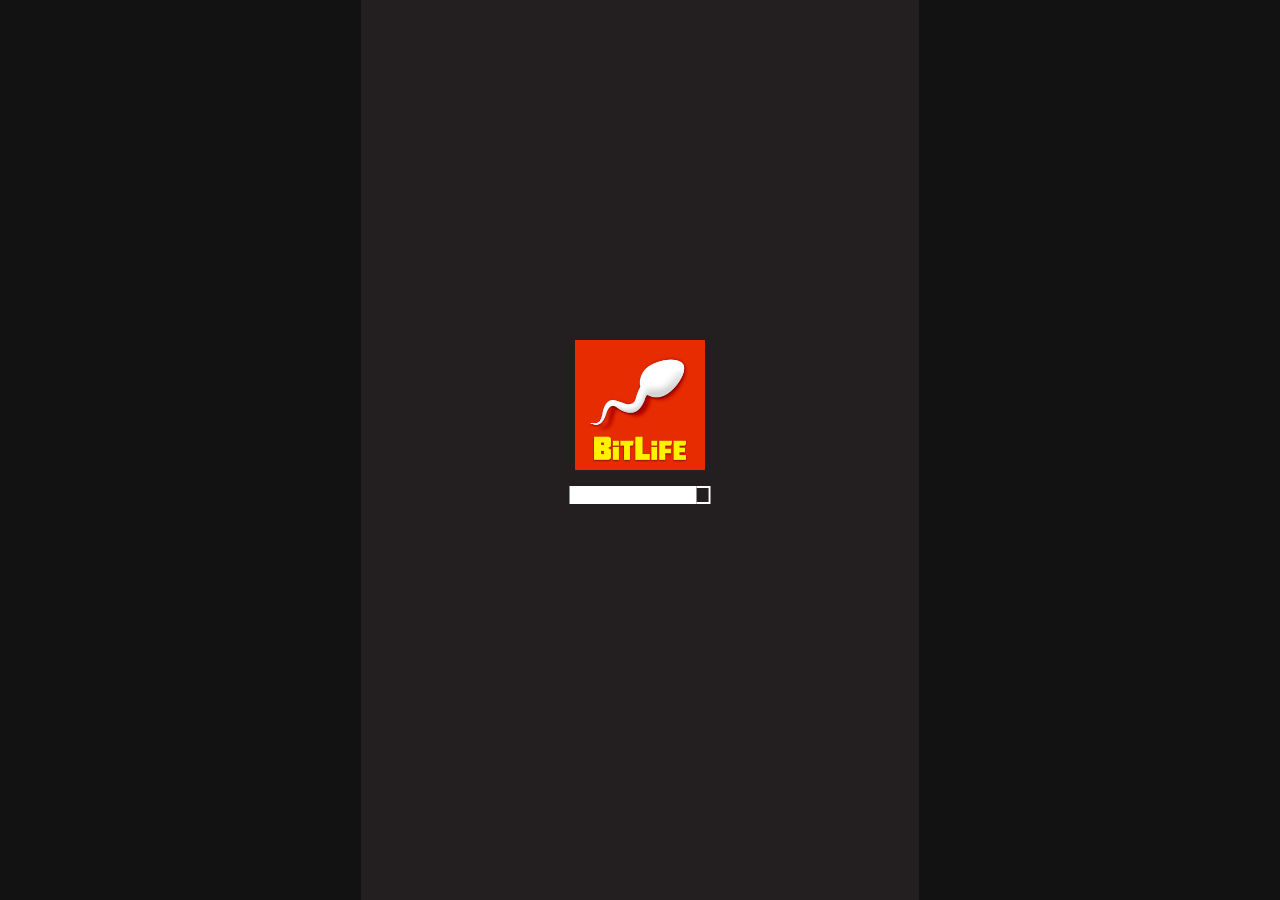
<file: games/bitlife/index.html>
<!DOCTYPE html>
<html lang="en-us">
  <head>
    <meta charset="utf-8">
    <meta http-equiv="Content-Type" content="text/html; charset=utf-8">
    <meta name="viewport" content="width=device-width, initial-scale=1">
    <title>BitLife - Life Simulator</title>
    <link rel="stylesheet" href="style.css" />
    <script src="TemplateData/UnityProgress.js"></script>
    <script src="Build/UnityLoader.js"></script>
    <script>
      var unityInstance = UnityLoader.instantiate("gameContainer", "Build/BitLife.json", {onProgress: UnityProgress});
    </script>
  </head>
  <body>
    <div class="webgl-content">
      <div id="gameContainer" style="width: 100%; height: 100%;"></div>
    </div>
  </body>
</html>
</file>
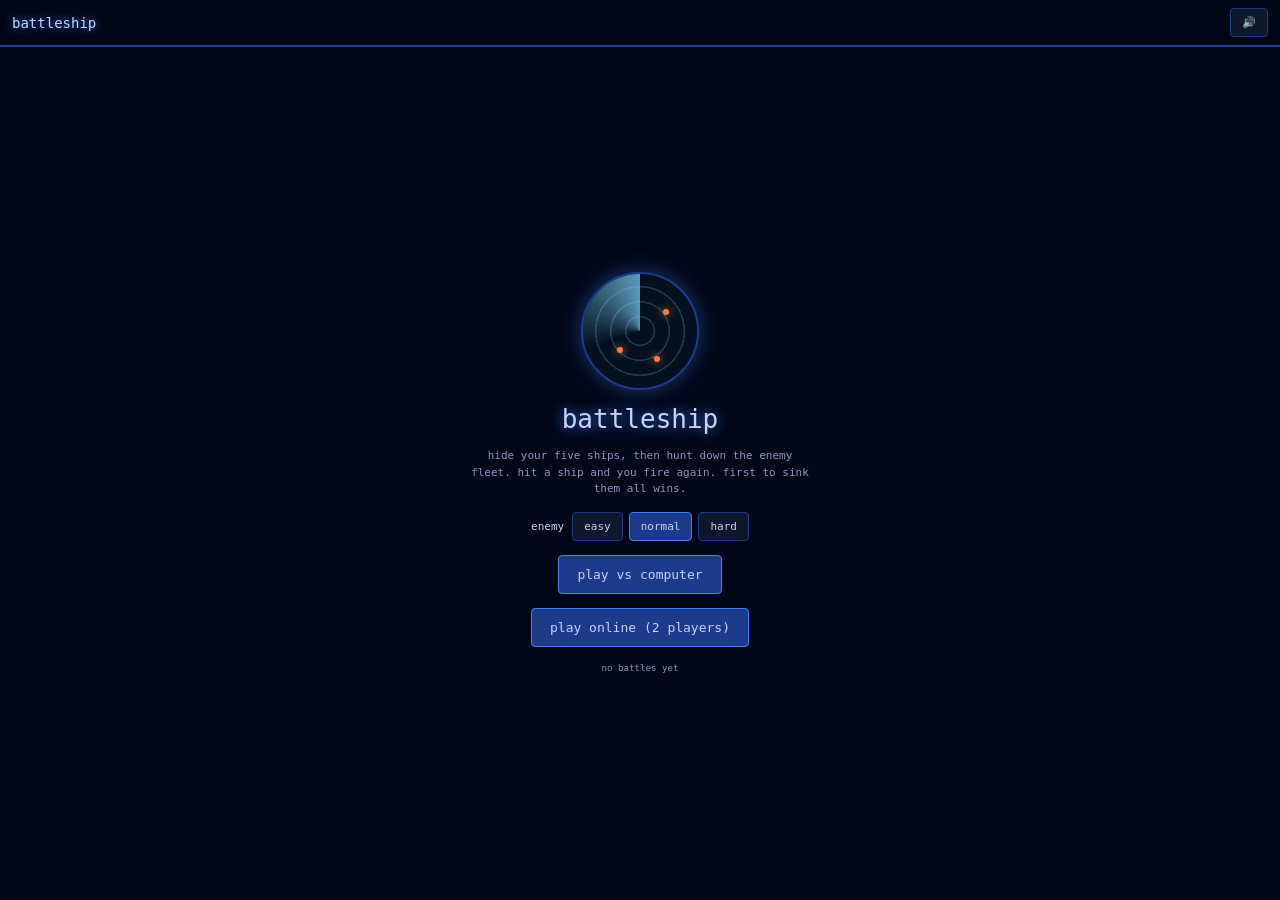
<file: games/battleship/battleship.html>
<!DOCTYPE html>
<html lang="en">
<head>
<meta charset="UTF-8">
<meta name="viewport" content="width=device-width,initial-scale=1">
<meta name="color-scheme" content="dark">
<title>battleship</title>
<link href="https://fonts.cdnfonts.com/css/minecraftia" rel="stylesheet">
<style>
:root{--bd:#1e3a8a;--bg:#020617;--tx:#c7d2fe;--gl:#3b82f6;--sea:#06142e;--sn:#7dd3fc;--fire:#ff7a3d;--red:#ef4444;--c:clamp(18px,min(calc((100vw - 64px)/21.8),calc((100vh - 170px)/10.8)),50px)}
*{box-sizing:border-box;margin:0;padding:0}
[hidden]{display:none!important}
html,body{height:100%;background:var(--bg);color:var(--tx);font-family:'Minecraftia',monospace;font-size:11px;overflow:hidden}
button{font:inherit;text-transform:lowercase;padding:7px 11px;border:1px solid var(--bd);border-radius:4px;background:#0f172a;color:var(--tx);cursor:pointer;transition:.15s}
button:hover:not(:disabled){background:var(--bd);box-shadow:0 0 10px rgba(59,130,246,.35)}
button:disabled{opacity:.4;cursor:default}
button.on{background:var(--bd);border-color:var(--gl)}
button.big{padding:11px 18px;font-size:13px;background:var(--bd);border-color:var(--gl)}
:focus-visible{outline:2px solid var(--sn);outline-offset:1px}
#app{height:100%;display:flex;flex-direction:column}
header{display:flex;align-items:center;gap:10px;padding:8px 12px;border-bottom:2px solid var(--bd);background:rgba(2,6,23,.85)}
header b{font-size:14px;font-weight:normal;text-shadow:0 0 8px var(--gl)}
#msg{flex:1;text-align:center;min-height:14px;line-height:1.4}
.row{display:flex;gap:6px;flex-wrap:wrap;justify-content:center}
/* menu */
#menu{flex:1;display:flex;flex-direction:column;align-items:center;justify-content:center;gap:14px;text-align:center;padding:12px;overflow:auto}
#menu h1{font-size:26px;font-weight:normal;text-shadow:0 0 14px var(--gl)}
#menu p,#menu small{opacity:.7;line-height:1.5;max-width:340px}
.radar{width:118px;height:118px;border-radius:50%;border:2px solid var(--bd);position:relative;overflow:hidden;background:repeating-radial-gradient(circle,transparent 0 13px,rgba(125,211,252,.22) 14px 15px),#04101f;box-shadow:0 0 22px rgba(59,130,246,.4)}
.radar::after{content:"";position:absolute;inset:0;background:conic-gradient(from 0deg,transparent 70%,rgba(125,211,252,.7));animation:sw 3s linear infinite}
.radar i{position:absolute;width:6px;height:6px;border-radius:50%;background:var(--fire);box-shadow:0 0 8px var(--fire);animation:bl 3s linear infinite}
@keyframes sw{to{transform:rotate(360deg)}}
@keyframes bl{0%,100%{opacity:0}15%{opacity:1}60%{opacity:0}}
.opt{display:flex;align-items:center;gap:8px;flex-wrap:wrap;justify-content:center}
.opt label{display:flex;gap:6px;align-items:center;cursor:pointer}
/* game layout */
#game{flex:1;min-height:0;display:flex;align-items:center;justify-content:center;gap:24px;padding:8px 14px;position:relative}
#game.setup{--c:clamp(18px,min(calc((100vw - 300px)/10.8),calc((100vh - 130px)/10.8)),50px)}
#game section{display:flex;flex-direction:column;align-items:center;gap:6px}
#game h4{font-size:11px;font-weight:normal;opacity:.75;transition:.2s}
.my #es h4{opacity:1;color:var(--sn);text-shadow:0 0 8px var(--sn)}
.setup #es,.battle #dock{display:none}
#dock{width:210px;display:flex;flex-direction:column;gap:6px}
.dkb{display:flex;align-items:center;gap:8px;text-align:left}
.dkb span:nth-child(2){flex:1}.dkb.done{opacity:.6}.dkb.on{opacity:1}
.fl{display:flex;gap:8px;align-items:center;flex-wrap:wrap;justify-content:center;min-height:11px}
.tl svg{display:block;width:calc(var(--L)*9px);height:9px}
.tl.sunk{opacity:.3;filter:grayscale(1)}
.f1{fill:#8fa6c9}.f2{fill:#53688f}.f3{fill:#dbe4f5}
/* board */
.board{display:grid;grid-template-columns:calc(var(--c)*.6) auto;grid-template-rows:calc(var(--c)*.6) auto;font-size:max(8px,calc(var(--c)*.3));opacity:.95}
.cl{grid-row:1;grid-column:2;display:grid;grid-template-columns:repeat(10,var(--c));text-align:center;align-items:center;opacity:.6}
.rl{grid-row:2;grid-column:1;display:grid;grid-template-rows:repeat(10,var(--c));align-items:center;text-align:center;opacity:.6}
.grid{grid-row:2;grid-column:2;position:relative;display:grid;grid-template:repeat(10,var(--c))/repeat(10,var(--c));border:2px solid var(--bd);background:var(--sea);overflow:hidden;box-shadow:0 0 18px rgba(30,58,138,.5)}
#eb .grid{background:repeating-radial-gradient(circle at 50% 50%,transparent 0 calc(var(--c)*1.6),rgba(125,211,252,.09) calc(var(--c)*1.6 + 1px) calc(var(--c)*1.6 + 2px)),var(--sea)}
#eb .grid::before{content:"";display:none;position:absolute;left:-50%;top:-50%;width:200%;height:200%;background:conic-gradient(from 0deg,transparent 82%,rgba(125,211,252,.3));animation:sw 3.4s linear infinite;pointer-events:none}
.my #eb .grid::before{display:block}
.grid.shake{animation:shk .25s}
@keyframes shk{25%{transform:translateX(-4px)}75%{transform:translateX(4px)}}
.cell{position:relative;padding:0;font-size:0;border:1px solid rgba(59,130,246,.18);border-radius:0;background:transparent}
.grid .cell:hover:not(:disabled){background:transparent;box-shadow:none}
.my #eb .cell.u{cursor:crosshair}
.my #eb .cell.u:hover:not(:disabled){background:rgba(125,211,252,.22);box-shadow:inset 0 0 0 2px var(--sn)}
.ships{position:absolute;inset:0;pointer-events:none;z-index:1}
.ship{position:absolute}
.ship svg{display:block;width:calc(var(--c)*var(--L));height:var(--c);overflow:visible}
.ship.v svg{transform-origin:0 0;transform:translateX(var(--c)) rotate(90deg)}
.ship.sunk svg{filter:grayscale(1) brightness(.5)}
.ship.rev{opacity:.55}
.cell.m::after{content:"";position:absolute;inset:34%;border-radius:50%;border:2px solid #9fb4d9;opacity:.8;z-index:2}
.cell.h::after{content:"";position:absolute;inset:16%;border-radius:50%;background:radial-gradient(circle,#fff6c2 0 18%,var(--fire) 40%,#b91c1c 72%,transparent 74%);z-index:2;animation:fl .6s steps(2) infinite alternate}
.cell.new.h::after{animation:boom .5s ease-out,fl .6s steps(2) .5s infinite alternate}
.cell.new.m::before{content:"";position:absolute;inset:30%;border:2px solid var(--sn);border-radius:50%;z-index:2;animation:rip .7s ease-out forwards}
.cell.pv::before,.cell.bad::before{content:"";position:absolute;inset:0;z-index:2}
.cell.pv::before{background:rgba(125,211,252,.35)}.cell.bad::before{background:rgba(239,68,68,.45)}
@keyframes fl{to{transform:scale(.86) rotate(14deg);filter:brightness(1.25)}}
@keyframes boom{from{transform:scale(3.2);opacity:0}40%{opacity:1}to{transform:none}}
@keyframes rip{to{transform:scale(3.4);opacity:0}}
/* motion + smoothness */
html{scroll-behavior:smooth;-webkit-font-smoothing:antialiased}
@keyframes fin{from{opacity:0;transform:translateY(10px)}}
@keyframes fadein{from{opacity:0}}
@keyframes pop{from{opacity:0;transform:scale(.7)}60%{transform:scale(1.04)}}
@keyframes flt{50%{transform:translateY(-6px)}}
@keyframes msg{from{opacity:0;transform:translateY(5px)}}
@keyframes shm{to{background-position:-250% 0}}
@keyframes fdo{from{opacity:1}to{opacity:0}}
@keyframes tp{50%{box-shadow:0 0 20px rgba(125,211,252,.85)}}
@keyframes drop{from{opacity:0;transform:translateY(-14px) scale(1.15)}}
#menu:not([hidden])>*{animation:fin .5s cubic-bezier(.2,.9,.3,1) both}
#menu>:nth-child(2){animation-delay:0.12s}#menu>:nth-child(3){animation-delay:0.18s}#menu>:nth-child(4){animation-delay:0.24s}#menu>:nth-child(5){animation-delay:0.30s}#menu>:nth-child(6){animation-delay:0.36s}#menu>:nth-child(7){animation-delay:0.42s}#menu>:nth-child(8){animation-delay:0.48s}
#online:not([hidden]),#game:not([hidden]){animation:fadein .35s ease-out}
#es,#ps,#dock{animation:fin .45s cubic-bezier(.2,.9,.3,1) backwards}
#ps{animation-delay:.08s}
#end:not([hidden]){animation:fadein .3s ease-out}
.card{animation:pop .45s cubic-bezier(.2,1.3,.4,1)}
.radar{animation:flt 4.5s ease-in-out infinite}
#msg.sw{animation:msg .3s ease-out}
button:active:not(:disabled){transform:scale(.95)}
button:hover:not(:disabled){transform:translateY(-1px)}
.grid .cell:hover:not(:disabled),.grid .cell:active:not(:disabled){transform:none}
.cell{transition:background .12s,box-shadow .12s}
.ship.pop svg{animation:drop .4s cubic-bezier(.2,1.2,.4,1)}
.ship.sunk.pop svg{animation:drop .6s cubic-bezier(.2,1.2,.4,1)}
.ship svg{transition:filter .4s}
.cell.new.h::before{content:"";position:absolute;inset:10%;border:2px solid var(--fire);border-radius:50%;z-index:2;animation:rip .6s ease-out forwards}
#pb .grid::before{content:"";position:absolute;inset:0;pointer-events:none;background:linear-gradient(115deg,transparent 40%,rgba(125,211,252,.08) 50%,transparent 60%);background-size:250% 100%;animation:shm 7s linear infinite}
.grid.sunkfx::after{content:"";position:absolute;inset:0;z-index:3;pointer-events:none;background:radial-gradient(circle,rgba(255,122,61,.6),transparent 70%);animation:fdo .7s ease-out forwards}
#eb{transition:opacity .35s}
.battle:not(.my) #eb{opacity:.6}
.pt.turn{animation:tp 1.5s ease-in-out infinite}
.pimg{animation:fadein .4s}
/* online */
#online{flex:1;display:flex;flex-direction:column;align-items:center;justify-content:center;gap:14px;text-align:center;padding:12px;overflow:auto}
#online h1{font-size:22px;font-weight:normal;text-shadow:0 0 14px var(--gl)}
#online p,#online small{opacity:.7;line-height:1.5;max-width:340px}
.plate:empty{display:none}
.pt{display:flex;align-items:center;gap:9px;max-width:100%;padding:3px 12px 3px 5px;border:1px solid var(--bd);border-radius:999px;background:rgba(15,23,42,.8);transition:.2s}
.pt.turn{border-color:var(--sn);box-shadow:0 0 12px rgba(125,211,252,.5)}
.pav{position:relative;flex:none;width:32px;height:32px}
.pimg{display:block;width:100%;height:100%;border-radius:50%;object-fit:cover;background:#0b1f4b}
.pdec{position:absolute;left:-10%;top:-10%;width:120%;height:120%;max-width:none;object-fit:contain;pointer-events:none}
.pnm{display:flex;flex-direction:column;min-width:0;text-align:left;line-height:1.3}
.pnm b{font-weight:normal;font-size:11px;max-width:150px;overflow:hidden;text-overflow:ellipsis;white-space:nowrap}
.pnm small{font-size:9px;opacity:.6}
#game.mp{--c:clamp(18px,min(calc((100vw - 64px)/21.8),calc((100vh - 235px)/10.8)),50px)}
#game.setup.mp{--c:clamp(18px,min(calc((100vw - 300px)/10.8),calc((100vh - 190px)/10.8)),50px)}
#dock .pt{align-self:flex-start}
/* end screen */
#end{position:absolute;inset:0;z-index:5;display:flex;align-items:center;justify-content:center;background:rgba(2,6,23,.8)}
.card{padding:22px 28px;text-align:center;display:flex;flex-direction:column;gap:12px;border:2px solid var(--bd);background:var(--bg);box-shadow:0 0 30px rgba(59,130,246,.4)}
.card h2{font-size:24px;font-weight:normal}
.card.win h2{color:var(--sn);text-shadow:0 0 12px var(--sn)}.card.lose h2{color:var(--red);text-shadow:0 0 12px var(--red)}
.st{display:flex;gap:18px;justify-content:center}.st span{display:flex;flex-direction:column;gap:4px;opacity:.8}.st b{font-size:16px;font-weight:normal;color:#fff}
@media(max-width:620px){:root,#game.setup,#game.mp,#game.setup.mp{--c:min(calc((100vw - 40px)/10.8),34px)}#game{flex-direction:column;overflow:auto;justify-content:flex-start;padding:8px;gap:12px}#dock{width:100%}}
@media(prefers-reduced-motion:reduce){*{animation-duration:.01ms!important;animation-iteration-count:1!important}}
</style>
</head>
<body>
<div id="app">
  <header><b>battleship</b><span id="msg"></span><button id="mu" title="sound (m)">🔊</button><button id="qt" hidden>menu</button></header>
  <main id="menu">
    <div class="radar"><i style="left:70%;top:30%"></i><i style="left:30%;top:64%;animation-delay:-1.2s"></i><i style="left:62%;top:72%;animation-delay:-2.1s"></i></div>
    <h1>battleship</h1>
    <p>hide your five ships, then hunt down the enemy fleet. hit a ship and you fire again. first to sink them all wins.</p>
    <div class="opt"><span>enemy</span><div class="row" id="dif"><button data-d="0">easy</button><button data-d="1">normal</button><button data-d="2">hard</button></div></div>
        <button class="big" id="go">play vs computer</button><button class="big" id="onl">play online (2 players)</button>
    <small id="rec"></small>
  </main>
  <main id="online" hidden></main>
  <div id="game" hidden>
    <section id="es"><div class="plate" id="ep"></div><h4 id="eh">enemy waters</h4><div id="eb"></div><div class="fl" id="ef"></div></section>
    <section id="ps"><div class="plate" id="pp"></div><h4>your fleet</h4><div id="pb"></div><div class="fl" id="pf"></div></section>
    <aside id="dock"></aside>
    <div id="end" hidden></div>
  </div>
</div>
<script>
const N=10,SH=[["carrier",5],["battleship",4],["cruiser",3],["submarine",3],["destroyer",2]],DF=["easy","normal","hard"];
const $=s=>document.querySelector(s),rnd=n=>Math.random()*n|0,gm=$("#game");
const mk=(t,c,h)=>{const e=document.createElement(t);if(c)e.className=c;if(h!=null)e.innerHTML=h;return e};
const ls=(k,v)=>{try{if(v===undefined)return JSON.parse(localStorage.getItem(k));localStorage.setItem(k,JSON.stringify(v))}catch{}};
const say=t=>{const m=$("#msg");m.textContent=t;m.classList.remove("sw");void m.offsetWidth;m.classList.add("sw")},cell=i=>String.fromCharCode(65+i%N)+(Math.floor(i/N)+1);
const act=d=>{try{parent.postMessage({wcActivity:{name:"battleship",detail:d}},"*")}catch{}};
let G=null,P=null,pg,eg,phase="menu",MUTE=ls("bs_mute")===1,CFG=Object.assign({diff:1,streak:0},ls("bs_cfg"));

/* ---- sound (synthesized, no files) ---- */
let AC;const A=()=>{try{return AC||(AC=new(window.AudioContext||window.webkitAudioContext)())}catch{}};
const tone=(f,d,ty="sine",v=.12,f2)=>{const a=A();if(!a||MUTE)return;const o=a.createOscillator(),g=a.createGain(),t=a.currentTime;o.type=ty;o.frequency.setValueAtTime(f,t);if(f2)o.frequency.exponentialRampToValueAtTime(f2,t+d);g.gain.setValueAtTime(v,t);g.gain.exponentialRampToValueAtTime(.001,t+d);o.connect(g).connect(a.destination);o.start();o.stop(t+d)};
const hiss=(d,fc,v=.2)=>{const a=A();if(!a||MUTE)return;const n=a.sampleRate*d|0,b=a.createBuffer(1,n,a.sampleRate),x=b.getChannelData(0);for(let i=0;i<n;i++)x[i]=Math.random()*2-1;const s=a.createBufferSource(),f=a.createBiquadFilter(),g=a.createGain(),t=a.currentTime;s.buffer=b;f.type="lowpass";f.frequency.value=fc;g.gain.setValueAtTime(v,t);g.gain.exponentialRampToValueAtTime(.001,t+d);s.connect(f).connect(g).connect(a.destination);s.start()};
const snd=r=>{if(r==="win")[523,659,784,1047].forEach((f,i)=>setTimeout(()=>tone(f,.3,"triangle",.14),i*150));else if(r==="lose")[392,330,262,196].forEach((f,i)=>setTimeout(()=>tone(f,.4,"sawtooth",.08),i*220));else if(r==="ping")tone(1200,.6,"sine",.07,900);else if(r.sunk){hiss(.9,500,.3);tone(140,.9,"sawtooth",.15,35)}else if(r.hit){hiss(.4,700,.25);tone(110,.3,"square",.1,50)}else hiss(.3,1400,.1)};
$("#mu").textContent=MUTE?"🔇":"🔊";
const toggleMute=()=>{MUTE=!MUTE;ls("bs_mute",MUTE?1:0);$("#mu").textContent=MUTE?"🔇":"🔊"};
$("#mu").onclick=toggleMute;

/* ---- fleet model ---- */
const cellsOf=s=>Array.from({length:s.len},(_,j)=>(s.r+(s.v?j:0))*N+s.c+(s.v?0:j));
const free=(ships,len,r,c,v)=>{if(r<0||c<0||(v?c>=N||r+len>N:r>=N||c+len>N))return false;const used=new Set();ships.forEach(s=>s&&cellsOf(s).forEach(i=>used.add(i)));return cellsOf({len,r,c,v}).every(i=>!used.has(i))};
const randFleet=()=>{const ships=[];SH.forEach(([n,len],k)=>{let s;do{s={k,n,len,r:rnd(N),c:rnd(N),v:Math.random()<.5,hits:0}}while(!free(ships,len,s.r,s.c,s.v));ships.push(s)});return ships};
const newB=ships=>{const occ=Array(100).fill(-1);ships.forEach((s,i)=>cellsOf(s).forEach(x=>occ[x]=i));return{ships,occ,shots:Array(100).fill(0),sk:new Set()}};
const shoot=(B,i)=>{if(B.shots[i])return null;const k=B.occ[i];if(k<0){B.shots[i]=1;return{hit:0}}B.shots[i]=2;const s=B.ships[k];s.hits++;const sunk=s.hits===s.len;if(sunk)cellsOf(s).forEach(x=>B.sk.add(x));return{hit:1,sunk,s}};
const lost=B=>B.ships.every(s=>s.hits===s.len);

/* ---- ship art ---- */
const svgShip=(k,L)=>{const W=L*10,S=`stroke="#0a1226" stroke-width=".5"`;let b=`<path class="f1" ${S} d="M1.5 5 3.5 2H${W-5}L${W-1} 5 ${W-5} 8H3.5Z"/>`;
  const t=x=>`<circle class="f2" ${S} cx="${x}" cy="5" r="1.7"/><path d="M${x} 5h3" stroke="#0a1226" stroke-width=".7"/>`,br=(x,w)=>`<rect class="f3" x="${x}" y="3.5" width="${w}" height="3"/>`;
  if(k===0)b+=`<rect class="f2" x="6" y="3" width="${W-17}" height="4"/><path d="M8 5H${W-13}" stroke="#dbe4f5" stroke-width=".5" stroke-dasharray="2 1.6"/><rect class="f3" x="${W*.6}" y="1" width="7" height="2.2"/>`;
  else if(k===1)b+=t(W*.2)+t(W*.36)+br(W*.5,W*.14)+t(W*.8);
  else if(k===2)b+=t(W*.24)+br(W*.42,W*.16)+t(W*.78);
  else if(k===3)b=`<ellipse class="f2" ${S} cx="${W/2}" cy="5" rx="${W/2-1}" ry="3"/><rect class="f3" x="${W*.4}" y="2.6" width="${W*.2}" height="3.2" rx="1"/>`;
  else b+=t(W*.3)+br(W*.5,W*.2);
  return`<svg viewBox="0 0 ${W} 10">${b}</svg>`};
const tally=ships=>ships.map(s=>`<span class="tl${s.hits===s.len?" sunk":""}" style="--L:${s.len}" title="${s.n}">${svgShip(s.k,s.len)}</span>`).join("");

/* ---- board rendering ---- */
function board(host){host.className="board";host.innerHTML=`<div class="cl">${[..."ABCDEFGHIJ"].map(x=>`<span>${x}</span>`).join("")}</div><div class="rl">${Array.from({length:N},(_,i)=>`<span>${i+1}</span>`).join("")}</div><div class="grid"></div>`;
  const g=host.querySelector(".grid");for(let i=0;i<100;i++){const b=mk("button","cell u");b.dataset.i=i;b.setAttribute("aria-label",cell(i));g.append(b)}g.append(mk("div","ships"));return g}
function upd(g,B,show,flash){const cs=g.children;
  for(let i=0;i<100;i++){const c=cs[i],v=B.shots[i];c.classList.toggle("m",v===1);c.classList.toggle("h",v===2);c.classList.toggle("u",!v);if(i===flash){c.classList.add("new");setTimeout(()=>c.classList.remove("new"),800)}}
  if(flash>=0&&B.shots[flash]===2){g.classList.remove("shake","sunkfx");void g.offsetWidth;g.classList.add("shake");if(B.sk.has(flash))g.classList.add("sunkfx");setTimeout(()=>g.classList.remove("shake","sunkfx"),800)}
  const L=g.querySelector(".ships");L.replaceChildren();
  B.ships.forEach(s=>{if(!s)return;const sunk=s.hits===s.len,over=G&&G.over;if(!(show||sunk||over))return;
    const e=mk("div","ship"+(s.v?" v":"")+(sunk?" sunk":"")+(!show&&!sunk?" rev":""),svgShip(s.k,s.len));
    const sn=g._sn||(g._sn=new Set()),kk=[s.k,s.r,s.c,s.v,sunk].join();if(!sn.has(kk)){sn.add(kk);e.classList.add("pop")}
    e.style.cssText=`left:calc(var(--c)*${s.c});top:calc(var(--c)*${s.r});width:calc(var(--c)*${s.v?1:s.len});height:calc(var(--c)*${s.v?s.len:1});--L:${s.len}`;L.append(e)})}
const fleets=()=>{$("#ef").innerHTML=G?tally(G.foe.ships):"";$("#pf").innerHTML=G?tally(G.mine.ships):""};

/* ---- setup: click a ship, click the grid (r or right-click rotates) ---- */
const clamp=(x,a,b)=>Math.max(a,Math.min(b,x));
const origin=(i,len,v)=>{const r=i/N|0,c=i%N,h=len>>1;return v?{r:clamp(r-h,0,N-len),c}:{r,c:clamp(c-h,0,N-len)}};
function startSetup(keep){phase="setup";G=null;P={ships:keep?keep.map(s=>({...s,hits:0})):Array(5).fill(null),sel:keep?-1:0,v:false,hov:null};
  $("#menu").hidden=true;gm.hidden=false;gm.className="setup"+(O?" mp":"");$("#online").hidden=true;$("#end").hidden=true;$("#qt").hidden=false;fleets();pg=board($("#pb"));plates();
  pg.onmouseover=e=>{const b=e.target.closest(".cell");if(b&&phase==="setup"){P.hov=+b.dataset.i;prev()}};
  pg.onmouseleave=()=>{P.hov=null;prev()};
  pg.oncontextmenu=e=>{e.preventDefault();rot()};
  pg.onclick=e=>{const b=e.target.closest(".cell");if(!b||phase!=="setup"||P.locked)return;const i=+b.dataset.i;
    if(P.sel<0){const k=P.ships.findIndex(s=>s&&cellsOf(s).includes(i));if(k>=0){P.v=P.ships[k].v;P.ships[k]=null;P.sel=k}return drawSetup()}
    const[n,len]=SH[P.sel],o=origin(i,len,P.v);
    if(!free(P.ships,len,o.r,o.c,P.v)){pg.classList.add("shake");setTimeout(()=>pg.classList.remove("shake"),300);return}
    P.ships[P.sel]={k:P.sel,n,len,...o,v:P.v,hits:0};P.sel=P.ships.findIndex(s=>!s);drawSetup()};
  act("placing their fleet");drawSetup()}
function rot(){if(phase!=="setup"||P.locked)return;P.v=!P.v;prev()}
function prev(){[...pg.children].forEach(c=>c.classList.remove("pv","bad"));if(P.sel<0||P.hov==null)return;const len=SH[P.sel][1],o=origin(P.hov,len,P.v),ok=free(P.ships,len,o.r,o.c,P.v);cellsOf({len,...o,v:P.v}).forEach(i=>pg.children[i].classList.add(ok?"pv":"bad"))}
function drawSetup(){upd(pg,{shots:Array(100).fill(0),ships:P.ships,sk:new Set()},1);prev();
  const d=$("#dock");d.innerHTML="";if(O&&OG){const o=OG.ord.find(n=>n!==me);if(o)d.append(mk("h4","","opponent"),plateEl(o))}d.append(mk("h4","","your ships"));
  SH.forEach(([n,len],k)=>{const b=mk("button","dkb"+(P.sel===k?" on":"")+(P.ships[k]?" done":""),`<span class="tl" style="--L:${len}">${svgShip(k,len)}</span><span>${n}</span><small>${P.ships[k]?"✓":len}</small>`);
    b.onclick=()=>{if(P.ships[k]){P.v=P.ships[k].v;P.ships[k]=null}P.sel=k;drawSetup()};b.disabled=!!P.locked;d.append(b)});
  const r=mk("div","row");
  [["rotate (r)",rot],["randomize",()=>{P.ships=randFleet();P.sel=-1;drawSetup()}],["clear",()=>{P.ships=Array(5).fill(null);P.sel=0;drawSetup()}]].forEach(([t,f])=>{const b=mk("button","",t);b.onclick=f;b.disabled=!!P.locked;r.append(b)});
  const go=mk("button","big",O?"ready":"start battle");go.disabled=!!P.locked||P.ships.some(s=>!s);go.onclick=O?mpReady:begin;d.append(r,go);
  say(P.locked?"fleet locked in. waiting for your opponent...":!go.disabled?"fleet ready. start the battle when you are":P.sel>=0?`place your ${SH[P.sel][0]}: click the grid, r rotates`:"click a ship to pick it up")}

/* ---- battle ---- */
function begin(){if(P.ships.some(s=>!s))return;G={mine:newB(P.ships.map(s=>({...s,hits:0}))),foe:newB(randFleet()),turn:"",over:0,streak:1,diff:CFG.diff,sh:0,ht:0};
  phase="battle";gm.className="battle";pg=board($("#pb"));eg=board($("#eb"));
  eg.onclick=e=>{const b=e.target.closest(".cell");if(b&&phase==="battle")playerFire(+b.dataset.i)};
  eg.onmouseover=e=>{const b=e.target.closest(".cell");$("#eh").textContent="enemy waters"+(b&&G&&G.turn==="me"?" · "+cell(+b.dataset.i):"")};
  upd(pg,G.mine,1);upd(eg,G.foe,0);fleets();act(`vs computer (${DF[CFG.diff]})`);turn("me")}
function turn(t,again){if(!G||G.over)return;G.turn=t;gm.classList.toggle("my",t==="me");
  if(t==="me"){say(again?"direct hit, fire again!":"your turn: fire at enemy waters");snd("ping")}else{say(again?"they hit you and fire again...":"enemy is aiming...");setTimeout(aiMove,600)}}
function playerFire(i){if(!G||G.over||G.turn!=="me"||G.foe.shots[i])return;const r=shoot(G.foe,i);G.sh++;if(r.hit)G.ht++;result("me",i,r)}
function aiMove(){if(!G||G.over)return;const i=aiPick(G.mine,G.diff);result("ai",i,shoot(G.mine,i))}
function result(who,i,r){const me=who==="me",B=me?G.foe:G.mine,w=cell(i),nm=r.s&&r.s.n,g0=G;
  upd(me?eg:pg,B,!me,i);snd(r);gm.classList.remove("my");G.turn="wait";
  say(me?(r.sunk?`you sank their ${nm}!`:r.hit?`direct hit at ${w}!`:`${w}: miss`):(r.sunk?`they sank your ${nm}!`:r.hit?`they hit your ${nm} at ${w}!`:`they fired at ${w}: miss`));
  fleets();if(lost(B))return end(me);
  const next=r.hit?who:(me?"ai":"me");setTimeout(()=>{if(G===g0&&!G.over)turn(next,r.hit)},850)}
function end(win){const g0=G;G.over=1;G.turn="";upd(eg,G.foe,0);upd(pg,G.mine,1);snd(win?"win":"lose");say(win?"enemy fleet destroyed!":"your fleet was sunk");
  const S=ls("bs_stats")||{},acc=G.sh?Math.round(G.ht/G.sh*100):0;S[win?"w":"l"]=(S[win?"w":"l"]||0)+1;if(win&&acc>(S.b||0))S.b=acc;ls("bs_stats",S);
  setTimeout(()=>{if(G!==g0)return;const e=$("#end");e.innerHTML=`<div class="card ${win?"win":"lose"}"><h2>${win?"victory":"defeat"}</h2><div class="st"><span>shots<b>${g0.sh}</b></span><span>hits<b>${g0.ht}</b></span><span>accuracy<b>${acc}%</b></span></div><div class="row"><button class="big" id="ag">play again</button><button id="mn">menu</button></div></div>`;e.hidden=false;
    $("#ag").onclick=()=>startSetup(g0.mine.ships);$("#mn").onclick=toMenu},1100)}

/* ---- computer opponent: easy = random, normal = hunt + target, hard = probability density ---- */
const nb=i=>[[-1,0],[1,0],[0,-1],[0,1]].map(([a,b])=>[(i/N|0)+a,i%N+b]).filter(([r,c])=>r>=0&&c>=0&&r<N&&c<N).map(([r,c])=>r*N+c);
function aiPick(B,diff){const unk=[],hits=[];for(let i=0;i<100;i++){if(!B.shots[i])unk.push(i);else if(B.shots[i]===2&&!B.sk.has(i))hits.push(i)}
  const pick=a=>a[rnd(a.length)],cand=[];hits.forEach(h=>nb(h).forEach(x=>{if(!B.shots[x]&&!cand.includes(x))cand.push(x)}));
  if(diff===0)return hits.length&&Math.random()<.6?pick(cand):pick(unk);
  if(diff===1){if(hits.length){const line=cand.filter(x=>hits.some(h=>{const p=2*h-x;return hits.includes(p)&&(Math.abs(x-h)>1||(p/N|0)===(h/N|0))}));return pick(line.length?line:cand)}
    const par=unk.filter(i=>((i%N)+(i/N|0))%2===0);return pick(par.length?par:unk)}
  const w=Array(100).fill(0);
  B.ships.filter(s=>s.hits<s.len).forEach(({len})=>[0,1].forEach(v=>{for(let r=0;r<N;r++)for(let c=0;c<N;c++){if(v?r+len>N:c+len>N)continue;const cs=cellsOf({len,r,c,v});if(cs.some(i=>B.shots[i]===1||B.sk.has(i)))continue;
    const hh=cs.filter(i=>B.shots[i]===2).length,wt=hh?1+hh*30:1;cs.forEach(i=>{if(!B.shots[i])w[i]+=wt})}}));
  let m=0,best=[];unk.forEach(i=>{if(w[i]>m){m=w[i];best=[i]}else if(w[i]===m)best.push(i)});return pick(best.length?best:unk)}

/* ---- online (2 players): same wolfchat link as the uno game, tables live at games/ext_battleship ---- */
let BR=null,BP=null,me="",O=null,OG=null,offs=[],tables={},lastShot=0,setupFor=null,endKey="",lastFleet=null;const PR={},PRC={};
try{BR=parent.__wcBridge||null}catch{}
const wcWarn=e=>{console.error(e);say("online error: "+(e&&(e.code||e.message)||e))};
const esc=t=>String(t).replace(/[&<>"]/g,m=>({"&":"&amp;","<":"&lt;",">":"&gt;",'"':"&quot;"}[m]));
const safeImg=t=>typeof t==="string"&&/^(data:image\/|https:\/\/)/.test(t)?t:"";
const okDecor=f=>typeof f==="string"&&/^[\w .()\-]{1,80}\.(gif|png|webp|apng)$/i.test(f);
let DBASE=new URL("../../assets/avatardecor/",location.href).href;try{if(parent!==window)DBASE=new URL("assets/avatardecor/",parent.document.baseURI).href}catch{}
const letterAv=n=>"data:image/svg+xml,"+encodeURIComponent(`<svg xmlns="http://www.w3.org/2000/svg" width="36" height="36"><rect width="36" height="36" fill="#0b1f4b"/><text x="18" y="24" font-size="18" text-anchor="middle" fill="#93c5fd" font-family="monospace">${esc((n||"?")[0].toUpperCase())}</text></svg>`);
async function getBridge(){if(BR)return BR;if(BP)return BP;
  return BP=(async()=>{try{const ac=localStorage.getItem("wc_active")||"main",pf=ac==="main"?"wc_profile":"wc_profile_"+ac;let p=null;try{p=JSON.parse(localStorage.getItem(pf))}catch{}
    const nm=String(p&&p.name||"").replace(/[^\w-]/g,"");if(!nm)return null;
    const U="https://www.gstatic.com/firebasejs/10.12.2/",[FA,D,Au]=await Promise.all([import(U+"firebase-app.js"),import(U+"firebase-database.js"),import(U+"firebase-auth.js")]);
    const C={apiKey:"AIzaSyBg5DGLubsHuH3ub3AtzpRenSMH6x1hZPs",authDomain:"wolfchatlol.firebaseapp.com",databaseURL:"https://wolfchatlol-default-rtdb.firebaseio.com",projectId:"wolfchatlol",appId:"1:654485297853:web:b1b93e7d7cef780fd275d4"};
    const app=ac==="main"?FA.initializeApp(C):FA.initializeApp(C,ac),au=Au.getAuth(app);
    try{await Promise.race([au.authStateReady(),new Promise(r=>setTimeout(r,4000))])}catch{}
    return BR={name:()=>nm,disp:n=>n,path:()=>"games/ext_battleship",post:()=>{},fb:{db:D.getDatabase(app),ref:D.ref,push:D.push,set:D.set,update:D.update,runTransaction:D.runTransaction,get:D.get,onValue:(r,cb,er)=>D.onValue(r,cb,er||wcWarn)}}}catch(e){console.error(e);return null}})()}
const tx=(r,f)=>BR.fb.runTransaction(r,c=>c?(f(c)||undefined):c).catch(wcWarn);
const arr100=x=>Array.from({length:100},(_,k)=>x&&+x[k]||0);
const dn=n=>(PR[n]&&PR[n].displayName)||(BR&&BR.disp?BR.disp(n):n)||n;
const prof=n=>PRC[n]||(PRC[n]=new Promise(res=>{const{db,ref,get,onValue}=BR.fb,r=ref(db,"profiles/"+n),ok=s=>{PR[n]=s.val()||{};res(PR[n])},no=()=>res({});
  if(get)get(r).then(ok,no);else{let off,done=0;off=onValue(r,s=>{if(done)return;done=1;ok(s);try{off&&off()}catch{}},no)}}));
/* player plate: pfp + avatar decoration + username */
function plateEl(n){const d=mk("div","pt"),av=mk("span","pav"),im=mk("img","pimg"),dc=mk("img","pdec"),t=mk("span","pnm"),b=mk("b"),sm=mk("small");
  im.alt=dc.alt="";dc.hidden=true;dc.onerror=()=>{dc.hidden=true};av.append(im,dc);t.append(b,sm);d.append(av,t);
  const fill=p=>{p=p||{};const x=p.displayName||(BR&&BR.disp?BR.disp(n):n)||n;b.textContent=x;sm.textContent=x!==n?"@"+n:"";im.src=safeImg(p.pfp)||letterAv(n);
    if(okDecor(p.decor)){dc.src=DBASE+encodeURIComponent(p.decor);dc.hidden=false}else{dc.hidden=true;dc.removeAttribute("src")}};
  fill(PR[n]);if(BR)prof(n).then(fill);return d}
function plates(){const pp=$("#pp"),ep=$("#ep");pp.replaceChildren();ep.replaceChildren();if(O&&OG){const o=OG.ord.find(n=>n!==me);pp.append(plateEl(me));if(o)ep.append(plateEl(o))}}
const derive=(ships,shots)=>{ships=(ships||[]).map(s=>({...s}));const sh=arr100(shots),occ=Array(100).fill(-1),sk=new Set();
  ships.forEach((s,k)=>{const cs=cellsOf(s);cs.forEach(x=>occ[x]=k);s.hits=cs.filter(x=>sh[x]===2).length;if(s.hits===s.len)cs.forEach(x=>sk.add(x))});return{ships,occ,shots:sh,sk}};
function showOnline(){$("#menu").hidden=true;gm.hidden=true;$("#end").hidden=true;$("#online").hidden=false;$("#qt").hidden=false;phase="online"}
async function goOnline(){showOnline();$("#online").replaceChildren(mk("h1","","online battle"),mk("p","","connecting to wolfchat..."));
  const b=await getBridge();if(!b){BP=null;const k=mk("button","","back");k.onclick=toMenu;$("#online").replaceChildren(mk("h1","","online battle"),mk("p","","online needs wolfchat. open this game from the games tab while signed in."),k);return}
  me=b.name();const{db,ref,onValue}=b.fb;offs.forEach(f=>f());offs=[];let done=0;lobbyList();
  offs.push(onValue(ref(db,b.path()),s=>{tables=s.val()||{};if(!O){const m=Object.entries(tables).find(([,g])=>g.ord&&g.ord.includes(me)&&g.st!=="done"&&Date.now()-g.ts<36e5);if(m)return attach(m[0]);if(phase==="online")lobbyList()}
    if(!done){done=1;setTimeout(()=>{if(!O&&phase==="online"&&!Object.values(tables).some(g=>g.st==="lobby"&&g.ord&&g.ord.length<2&&Date.now()-g.ts<18e5))host()},500)}},wcWarn))}
function lobbyList(){showOnline();const ts=Object.entries(tables).filter(([,g])=>g.st==="lobby"&&g.ord&&g.ord.length<2&&!g.ord.includes(me)&&Date.now()-g.ts<18e5),l=mk("div","row"),r=mk("div","row"),h=mk("button","","host a table"),k=mk("button","","back");
  ts.forEach(([id,g])=>{const b=mk("button","big");b.style.cssText="display:flex;align-items:center;gap:10px";b.append(plateEl(g.host),mk("span","","join"));b.onclick=()=>join(id);l.append(b)});
  h.onclick=host;k.onclick=toMenu;r.append(h,k);$("#online").replaceChildren(mk("h1","","online battle"),mk("p","",ts.length?"join a table or host your own. every hit lets you fire again.":"looking for tables..."),l,r)}
function lobbyView(g){showOnline();const r=mk("div","row"),k=mk("button","",g.host===me?"cancel table":"leave");r.append(plateEl(g.host),g.ord[1]?plateEl(g.ord[1]):mk("small","","waiting for a player..."));k.onclick=toMenu;
  $("#online").replaceChildren(mk("h1","","battleship table"),mk("p","","waiting for an opponent. then you both place your fleets. hit a ship and you fire again."),r,k)}
function host(){const{db,ref,push,set}=BR.fb,id=push(ref(db,BR.path())).key;set(ref(db,BR.path()+"/"+id),{st:"lobby",host:me,ord:[me],rn:0,ts:Date.now()}).catch(wcWarn);attach(id);BR.post&&BR.post(`**${dn(me)}** opened a battleship table. open settings > games > battleship to join (2 players)`)}
function join(id){const r=BR.fb.ref(BR.fb.db,BR.path()+"/"+id);BR.fb.runTransaction(r,c=>{if(!c)return c;if(c.st==="lobby"&&c.ord.length<2&&!c.ord.includes(me)){c.ord.push(me);c.st="place";c.ts=Date.now();return c}}).then(x=>{const v=x.snapshot.val();if(x.committed&&v&&v.ord.includes(me))attach(id);else lobbyList()}).catch(wcWarn)}
function attach(id){const{db,ref,onValue}=BR.fb;O={id,r:ref(db,BR.path()+"/"+id)};lastShot=0;setupFor=null;endKey="";
  offs.push(onValue(O.r,s=>{const g=s.val();if(!g){O=null;OG=null;if(phase!=="menu"){G=null;lobbyList()}return}onState(g)},wcWarn))}
function onState(g){OG=g;g.ord.forEach(n=>prof(n));if(g.st==="lobby")return lobbyView(g);
  $("#online").hidden=true;$("#menu").hidden=true;gm.hidden=false;$("#qt").hidden=false;const opp=g.ord.find(n=>n!==me);
  if(g.st==="place"){const key=O.id+":"+(g.rn||0);if(setupFor!==key){setupFor=key;startSetup(g.rn&&lastFleet?lastFleet:null)}
    if(g.rd&&g.rd[me]&&!P.locked){P.ships=((g.fl&&g.fl[me])||[]).map(s=>({...s,hits:0}));P.sel=-1;P.locked=1}return drawSetup()}
  if(!(g.fl&&g.fl[me]&&g.fl[opp])){G=null;phase="battle";gm.className="battle mp";return mpEnd(g)}
  battleView(g,opp)}
function mpReady(){if(!O||!P||P.locked||P.ships.some(s=>!s))return;P.locked=1;lastFleet=P.ships.map(s=>({...s}));const fl=P.ships.map(s=>({k:s.k,n:s.n,len:s.len,r:s.r,c:s.c,v:!!s.v}));drawSetup();
  tx(O.r,g=>{if(g.st!=="place"||(g.rd&&g.rd[me]))return;g.fl=g.fl||{};g.fl[me]=fl;g.rd=g.rd||{};g.rd[me]=true;if(g.ord.every(n=>g.rd[n])){g.st="live";g.turn=g.ord[rnd(2)]}g.ts=Date.now();return g})}
function battleView(g,opp){const live=g.st==="live",mt=live&&g.turn===me,L=g.last||null,rn=g.rn||0,mine=derive(g.fl[me],g.sh&&g.sh[me]),foe=derive(g.fl[opp],g.sh&&g.sh[opp]),
  f0=phase!=="battle"||!G||!G.mp||G.id!==O.id||G.rn!==rn,fresh=!f0&&L&&L.id!==lastShot;
  G={mine,foe,turn:mt?"me":"wait",over:live?0:1,streak:1,sh:0,ht:0,mp:1,id:O.id,rn};
  if(f0){phase="battle";gm.className="battle mp";$("#end").hidden=true;pg=board($("#pb"));eg=board($("#eb"));plates();lastShot=L?L.id:0;endKey="";
    eg.onclick=e=>{const b=e.target.closest(".cell");if(b&&phase==="battle")mpFire(+b.dataset.i)};
    eg.onmouseover=e=>{const b=e.target.closest(".cell");$("#eh").textContent="enemy waters"+(b&&G&&G.turn==="me"?" · "+cell(+b.dataset.i):"")};
    act("online vs "+dn(opp));if(mt)snd("ping")}
  upd(pg,mine,1,fresh&&L.by!==me?L.i:-1);upd(eg,foe,0,fresh&&L.by===me?L.i:-1);fleets();gm.classList.toggle("my",mt);
  const a=$("#pp .pt"),b=$("#ep .pt");a&&a.classList.toggle("turn",mt);b&&b.classList.toggle("turn",live&&!mt);
  if(fresh){snd({hit:L.h,sunk:!!L.s});lastShot=L.id;if(mt&&L.by!==me)setTimeout(()=>snd("ping"),450)}
  const w=L?cell(L.i):"",own=L&&L.by===me,t=!L?"":own?(L.s?`you sank their ${L.s}!`:L.h?`direct hit at ${w}!`:`${w}: miss`):(L.s?`they sank your ${L.s}!`:L.h?`they hit your ship at ${w}!`:`${w}: miss`);
  if(live)say((t?t+" · ":"")+(mt?(own&&L.h?"fire again!":"your turn: fire at enemy waters"):"waiting for "+dn(opp)));
  else{say(g.quit?dn(g.quit)+" left the match":g.win===me?"enemy fleet destroyed!":"your fleet was sunk");const key=O.id+":"+rn;
    if(endKey!==key){endKey=key;snd(g.win===me?"win":"lose");setTimeout(()=>{if(OG&&OG.st==="done"&&endKey===key)mpEnd(OG)},1100)}}}
function mpFire(i){if(!O||!OG||!G||!G.mp||G.turn!=="me"||G.foe.shots[i]||O.busy)return;O.busy=1;const opp=OG.ord.find(n=>n!==me);
  tx(O.r,g=>{if(g.st!=="live"||g.turn!==me||!g.fl||!g.fl[opp])return;const fl=g.fl[opp],a=arr100(g.sh&&g.sh[opp]);if(a[i])return;
    const occ=Array(100).fill(-1);fl.forEach((s,k)=>cellsOf(s).forEach(x=>occ[x]=k));const k=occ[i],hit=k>=0;a[i]=hit?2:1;let sunk=0;
    if(hit&&cellsOf(fl[k]).every(x=>a[x]===2))sunk=fl[k].n;
    g.sh=g.sh||{};g.sh[opp]=a;g.last={id:((g.last&&g.last.id)||0)+1,by:me,i,h:hit?1:0,s:sunk};
    if(fl.every(s=>cellsOf(s).every(x=>a[x]===2))){g.st="done";g.win=me;delete g.turn}else if(!hit)g.turn=opp;
    g.ts=Date.now();return g}).finally(()=>{if(O)O.busy=0})}
function mpEnd(g){const e=$("#end"),opp=g.ord.find(n=>n!==me),win=g.win===me;let sh=0,ht=0;if(G&&G.mp)G.foe.shots.forEach(v=>{if(v){sh++;if(v===2)ht++}});
  const c=mk("div","card "+(win?"win":"lose"),`<h2>${win?"victory":"defeat"}</h2>`),vs=mk("div","row"),r=mk("div","row"),mn=mk("button","","menu");vs.append(plateEl(me),plateEl(opp));c.append(vs);
  if(g.quit)c.append(mk("small","",g.quit===me?"you left the match":"your opponent left the match"));
  if(sh)c.append(mk("div","st",`<span>shots<b>${sh}</b></span><span>hits<b>${ht}</b></span><span>accuracy<b>${Math.round(ht/sh*100)}%</b></span>`));
  mn.onclick=toMenu;if(!g.quit){const ag=mk("button","big","play again");ag.onclick=rematch;r.append(ag)}r.append(mn);c.append(r);e.replaceChildren(c);e.hidden=false}
function rematch(){if(!O)return;tx(O.r,g=>{if(g.st!=="done"||g.quit)return;g.rn=(g.rn||0)+1;g.st="place";["fl","sh","rd","last","win","turn"].forEach(k=>delete g[k]);g.ts=Date.now();return g})}
function leaveOnline(){offs.forEach(f=>f());offs=[];if(O&&OG&&BR){const r=O.r,g=OG,o=g.ord.find(n=>n!==me);
    if(g.st==="lobby"){if(g.host===me)BR.fb.set(r,null).catch(wcWarn);else tx(r,c=>{c.ord=c.ord.filter(n=>n!==me);return c})}
    else if(g.st==="place"||g.st==="live")tx(r,c=>{if(c.st==="done")return;c.st="done";c.win=o;c.quit=me;return c})}
  O=null;OG=null;setupFor=null;lastShot=0;endKey=""}

/* ---- menu + wiring ---- */
function toMenu(){leaveOnline();G=null;phase="menu";$("#online").hidden=true;gm.hidden=true;$("#end").hidden=true;$("#qt").hidden=true;$("#menu").hidden=false;say("");
  const S=ls("bs_stats")||{};$("#rec").textContent=S.w||S.l?`record ${S.w||0} wins, ${S.l||0} losses${S.b?` · best accuracy ${S.b}%`:""}`:"no battles yet";act("picking a mode")}
const paintCfg=()=>{document.querySelectorAll("#dif button").forEach(b=>b.classList.toggle("on",+b.dataset.d===CFG.diff));ls("bs_cfg",CFG)};
document.querySelectorAll("#dif button").forEach(b=>b.onclick=()=>{CFG.diff=+b.dataset.d;paintCfg()});
$("#go").onclick=()=>startSetup();$("#onl").onclick=goOnline;
let qArm=0;$("#qt").onclick=()=>{const b=$("#qt");if((G&&!G.over||O&&OG&&OG.st!=="done"&&OG.st!=="lobby")&&!qArm){qArm=1;b.textContent="really quit?";setTimeout(()=>{qArm=0;b.textContent="menu"},2200);return}qArm=0;b.textContent="menu";toMenu()};
addEventListener("keydown",e=>{if(e.ctrlKey||e.metaKey||e.altKey)return;const k=e.key.toLowerCase();if(k==="r")rot();else if(k==="m")toggleMute();else if(k==="escape"&&phase==="setup"&&P.sel>=0){P.sel=-1;drawSetup()}});
paintCfg();toMenu();
</script>
</body>
</html>
</file>
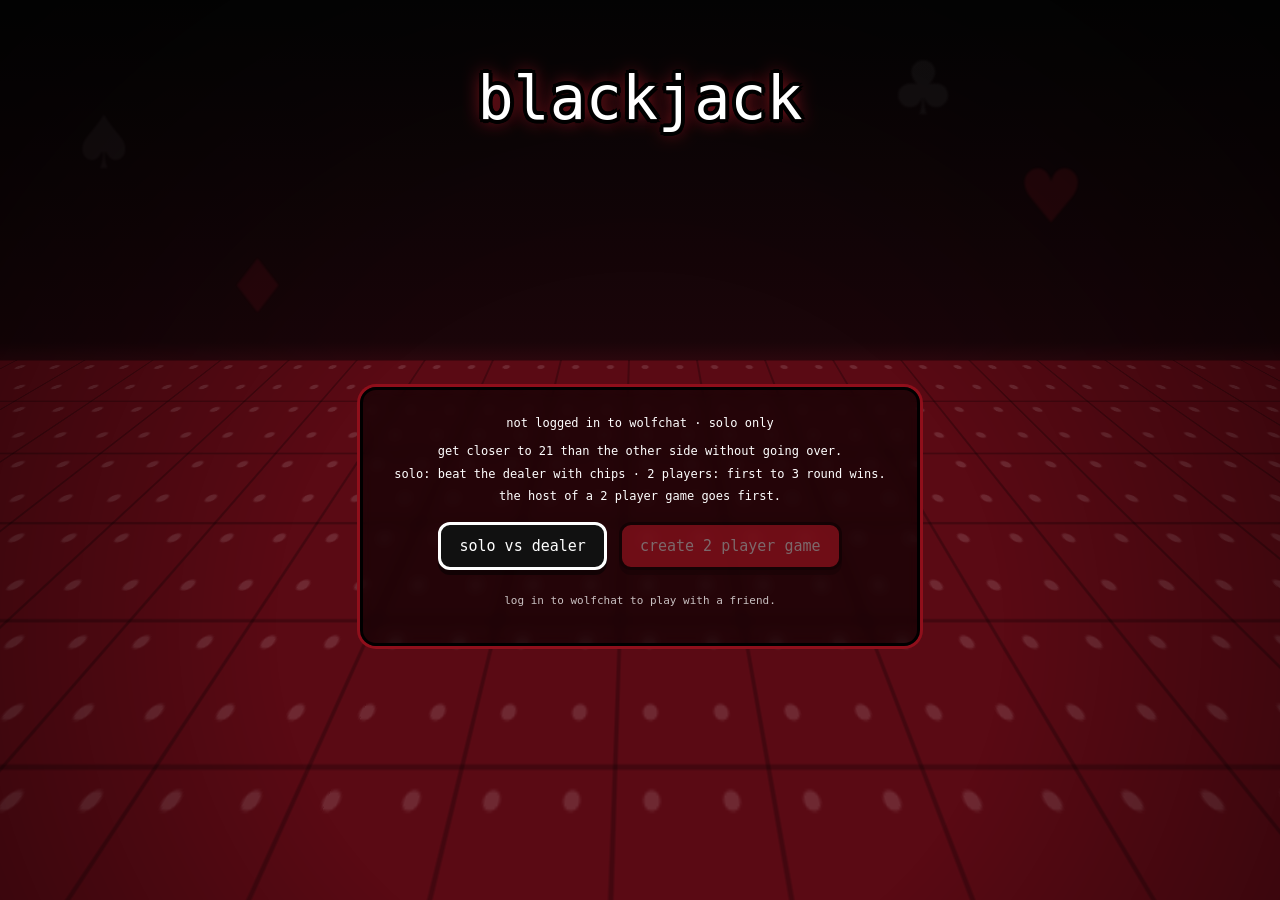
<file: games/blackjack/blackjack.html>
<!DOCTYPE html>
<html lang="en">
<head>
<meta charset="UTF-8">
<meta name="viewport" content="width=device-width, initial-scale=1.0, viewport-fit=cover">
<title>blackjack</title>
<link href="https://fonts.cdnfonts.com/css/minecraftia" rel="stylesheet">
<style>
:root{--red:#e11d2e;--red2:#8f0f1b;--ink:#000;--paper:#fff;--gold:#ffd23f;--felt:#5a0a14}
*{box-sizing:border-box;margin:0;padding:0}
html,body{width:100%;height:100%;overflow:hidden;font-family:'Minecraftia',monospace;color:#fff;background:#0a0a0a;-webkit-tap-highlight-color:transparent}
*{font-weight:400!important}
button{font-family:inherit;cursor:pointer}
:focus-visible{outline:3px solid var(--gold);outline-offset:3px}
#scene{position:fixed;inset:0;overflow:hidden;background:linear-gradient(#050505 0%,#1a0509 38%,#2a070d 40%,var(--felt) 41%,#3a0710 100%)}
#scene::before{content:"";position:absolute;left:-20%;right:-20%;top:40%;bottom:-30%;background:radial-gradient(circle at 50% 38%,rgba(255,255,255,.12) 0 3px,transparent 4px) 0 0/34px 34px,linear-gradient(rgba(0,0,0,.25) 2px,transparent 2px) 0 0/68px 68px,linear-gradient(90deg,rgba(0,0,0,.25) 2px,transparent 2px) 0 0/68px 68px,var(--felt);transform:perspective(520px) rotateX(58deg);transform-origin:50% 0}
#scene::after{content:"";position:absolute;inset:0;background:radial-gradient(ellipse at 50% 70%,transparent 40%,rgba(0,0,0,.55))}
.suitbg{position:absolute;font-size:90px;color:#fff;opacity:.05;filter:blur(1px)}
.ol{color:#fff;text-shadow:4px 0 #000,-4px 0 #000,0 4px #000,0 -4px #000,3px 3px #000,-3px 3px #000,3px -3px #000,-3px -3px #000,0 0 18px var(--red)}
.ol.sm{text-shadow:2px 0 #000,-2px 0 #000,0 2px #000,0 -2px #000,2px 2px #000,-2px 2px #000,2px -2px #000,-2px -2px #000}
.view{position:fixed;inset:0;display:none;flex-direction:column;align-items:center;z-index:2;padding:env(safe-area-inset-top) 0 env(safe-area-inset-bottom)}
.view.on{display:flex}
#title{margin-top:clamp(14px,4vh,40px);font-size:clamp(18px,4.2vw,40px);text-align:center;padding:0 12px;line-height:1.3;min-height:1.3em}
#sub{margin-top:8px;font-size:clamp(10px,1.6vw,14px);text-align:center;min-height:1.4em;padding:0 12px}
.mid{flex:1;display:flex;flex-direction:column;align-items:center;justify-content:center;gap:12px;width:100%;padding:0 12px;min-height:0;overflow:hidden}
.zone{display:flex;flex-direction:column;align-items:center;gap:6px}
.zone .lb{font-size:clamp(9px,1.4vw,13px)}
.zone .lb em{font-style:normal;background:var(--red2);border:2px solid #000;border-radius:8px;padding:2px 8px;margin-left:6px}
.hand{display:flex;min-height:clamp(78px,15vh,112px);padding-left:14px}
.card{width:clamp(50px,7.5vh,74px);height:clamp(72px,10.8vh,106px);border-radius:10px;border:3px solid #fff;position:relative;margin-left:-14px;box-shadow:0 5px 0 rgba(0,0,0,.45);animation:deal .4s cubic-bezier(.3,1.4,.5,1) backwards;color:#fff;overflow:hidden;flex:none}
.card.r{background:var(--red)}.card.k{background:#0b0b0b}
.card .oval{position:absolute;inset:14% 12%;background:#fff;border-radius:50%;transform:rotate(-24deg);display:flex;align-items:center;justify-content:center}
.card .oval i{transform:rotate(24deg);font-style:normal;font-size:clamp(13px,2.4vh,20px)}
.card.r .oval i{color:var(--red)}.card.k .oval i{color:#000}
.card .c{position:absolute;font-size:8px;line-height:1.1}
.card .c.a{top:3px;left:4px}.card .c.b{bottom:3px;right:4px;transform:rotate(180deg)}
.card.back{background:repeating-linear-gradient(45deg,#0b0b0b 0 8px,var(--red2) 8px 16px)}
.card.back .oval{background:var(--red)}.card.back .oval i{color:#fff;font-size:11px}
@keyframes deal{from{opacity:0;transform:translateY(-40px) rotate(-12deg)}}
@keyframes pop{from{transform:scale(.3) rotate(-12deg);opacity:0}to{transform:none;opacity:1}}
#msg2{font-size:clamp(11px,2vw,18px);text-align:center;line-height:1.5;min-height:1.5em}
.av{position:relative;flex:none;width:var(--s,64px);height:var(--s,64px)}
.av .pf{width:100%;height:100%;border-radius:50%;object-fit:cover;border:3px solid #000;background:#2a070d;display:block}
.av .dc{position:absolute;left:-10%;top:-10%;width:120%;height:120%;max-width:none;object-fit:contain;pointer-events:none}
.av .dc[hidden]{display:none}
#stage{display:flex;flex-direction:column;align-items:center;flex:none;margin-bottom:clamp(54px,9vh,80px)}
#stage .av{--s:clamp(60px,10vh,100px)}
#stageName{margin-top:8px;font-size:clamp(11px,1.8vw,18px);text-align:center;max-width:90vw;overflow:hidden;text-overflow:ellipsis;white-space:nowrap}
#hearts{position:fixed;left:clamp(8px,2vw,24px);bottom:calc(env(safe-area-inset-bottom) + clamp(8px,2vh,22px));display:flex;gap:6px;z-index:3}
.heart{width:clamp(30px,5vw,56px);height:clamp(30px,5vw,56px);transition:.2s}
.heart.lost{filter:grayscale(1) brightness(.5);transform:scale(.8)}
#dock{position:fixed;left:50%;transform:translateX(-50%);bottom:calc(env(safe-area-inset-bottom) + clamp(8px,2vh,22px));display:flex;gap:clamp(6px,1vw,12px);padding:8px 12px;background:#150306;border:5px solid #000;border-radius:6px;box-shadow:0 0 0 4px var(--red) inset;z-index:3;flex-wrap:wrap;justify-content:center;max-width:96vw}
#plist{position:fixed;left:clamp(8px,1.5vw,20px);top:calc(env(safe-area-inset-top) + clamp(60px,12vh,110px));display:flex;flex-direction:column;gap:8px;z-index:3;max-width:40vw}
.pc{display:flex;align-items:center;gap:10px;padding:6px 12px 6px 8px;border-radius:30px;background:rgba(0,0,0,.55);border:2px solid transparent;font-size:clamp(9px,1.3vw,13px);transition:.2s}
.pc .av{--s:clamp(28px,4vw,42px)}
.pc.act{border-color:var(--gold);box-shadow:0 0 14px rgba(255,210,63,.55)}
.pc .nm{max-width:14ch;overflow:hidden;text-overflow:ellipsis;white-space:nowrap}
.pc .hs{display:flex;gap:2px;margin-top:3px}.pc .hs svg{width:13px;height:13px}.pc .hs svg.lost{filter:grayscale(1) brightness(.5)}
.panel{background:rgba(0,0,0,.6);border:3px solid #000;border-radius:16px;padding:clamp(14px,2.4vw,26px);width:min(92vw,560px);backdrop-filter:blur(6px);box-shadow:0 0 0 3px var(--red2)}
.btn{font-size:clamp(10px,1.5vw,15px);padding:12px 18px;border-radius:12px;border:3px solid #000;background:#fff;color:#000;box-shadow:0 5px 0 rgba(0,0,0,.5);transition:transform .1s,box-shadow .1s}
.btn:hover{transform:translateY(-3px);box-shadow:0 8px 0 rgba(0,0,0,.4)}
.btn:active{transform:translateY(2px);box-shadow:0 2px 0 rgba(0,0,0,.5)}
.btn.go{background:var(--red);color:#fff}.btn.dk{background:#111;color:#fff;border-color:#fff}.btn.warn{background:#ffb3bd}
.btn[disabled]{opacity:.4;pointer-events:none}
.btn.chip{width:clamp(44px,6vw,58px);height:clamp(44px,6vw,58px);padding:0;border-radius:50%;border:4px dashed #fff;background:var(--red);color:#fff;font-size:11px}
.btn.chip.k{background:#000}
.row{display:flex;gap:12px;flex-wrap:wrap;justify-content:center;margin-top:14px}
.rules{font-size:clamp(9px,1.35vw,12px);line-height:1.9;text-align:center;margin-top:10px}
.rooms{display:flex;flex-direction:column;gap:8px;margin-top:14px;max-height:26vh;overflow:auto}
.rm{display:flex;align-items:center;justify-content:space-between;gap:10px;background:rgba(255,255,255,.12);border-radius:10px;padding:8px 12px;font-size:12px}
.rm .btn{padding:8px 14px;font-size:11px}
.empty{font-size:11px;opacity:.75;text-align:center;padding:10px}
.lobbyPlayers{display:flex;gap:clamp(14px,3vw,36px);justify-content:center;flex-wrap:wrap;margin:6px 0 4px}
.lp{display:flex;flex-direction:column;align-items:center;gap:12px;font-size:12px;max-width:140px;text-align:center}
.lp .av{--s:clamp(72px,11vw,110px)}
.slot{width:clamp(72px,11vw,110px);height:clamp(72px,11vw,110px);border-radius:50%;border:3px dashed rgba(255,255,255,.55);display:grid;place-items:center;font-size:28px;opacity:.7}
#over{position:fixed;inset:0;z-index:10;background:rgba(0,0,0,.7);display:none;flex-direction:column;align-items:center;justify-content:center;gap:20px;backdrop-filter:blur(4px);text-align:center;padding:16px}
#over.on{display:flex}#over .av{--s:clamp(110px,20vh,180px);animation:pop .5s cubic-bezier(.3,1.6,.5,1)}
#over h2{font-size:clamp(20px,5vw,46px)}
#toast{position:fixed;left:50%;top:18%;transform:translate(-50%,-10px);opacity:0;pointer-events:none;z-index:20;font-size:clamp(11px,2vw,18px);padding:10px 18px;background:#000;border:2px solid var(--red);border-radius:10px;transition:.2s}
#toast.show{opacity:1;transform:translate(-50%,0)}
#chat{position:fixed;right:clamp(8px,1.5vw,20px);bottom:calc(env(safe-area-inset-bottom) + clamp(70px,10vw,110px));width:clamp(150px,19vw,236px);z-index:11;display:none;flex-direction:column;background:rgba(0,0,0,.65);border:2px solid #000;border-radius:12px;overflow:hidden;backdrop-filter:blur(4px);font-size:10px}
#chatHd{display:flex;justify-content:space-between;align-items:center;gap:6px;padding:6px 10px;border:0;background:rgba(143,15,27,.6);color:#fff;font-size:10px;text-align:left;width:100%}
#chatBadge{background:var(--red);border-radius:9px;padding:1px 6px;font-style:normal;display:none}#chatBadge.on{display:inline-block}
#chatLog{height:clamp(86px,17vh,150px);overflow-y:auto;padding:6px 8px;display:flex;flex-direction:column;gap:4px;line-height:1.5;word-break:break-word}
#chatLog .m b{margin-right:5px}#chatLog .m.me b{text-decoration:underline}#chatLog .em{opacity:.6;text-align:center;padding-top:6px}
#chatIn{width:100%;border:0;border-top:2px solid #000;background:rgba(255,255,255,.92);color:#000;font-family:inherit;font-size:10px;padding:8px 10px;outline:none}
#chat.min #chatLog,#chat.min #chatIn{display:none}
@keyframes flip{from{transform:rotateY(90deg) scale(1.1)}to{transform:none}}
.card.flip{animation:flip .45s ease-out}
@keyframes bump{40%{transform:scale(1.5);background:var(--gold);color:#000}}
.bump{animation:bump .45s}
@keyframes mpop{from{transform:scale(.6);opacity:0}to{transform:none;opacity:1}}
.mp{animation:mpop .3s cubic-bezier(.3,1.6,.5,1)}
#dock .btn{animation:mpop .25s}
@keyframes glow{to{box-shadow:0 0 26px rgba(255,210,63,.95)}}
.pc.act{animation:glow .8s infinite alternate}
@keyframes bounce{30%{transform:translateY(-18px) scale(1.08)}60%{transform:translateY(0) scale(.96)}}
.bounce{animation:bounce .5s}
@keyframes drift{to{transform:translateY(26px) rotate(14deg)}}
.suitbg{animation:drift 7s ease-in-out infinite alternate}
@keyframes bob{to{transform:translateY(-6px)}}
h1{animation:bob 3s ease-in-out infinite alternate}
@keyframes shk{20%{transform:translateX(-12px)}40%{transform:translateX(10px)}60%{transform:translateX(-7px)}80%{transform:translateX(5px)}}
.shake{animation:shk .4s}
.heart.pop{animation:pop .5s}
#fx{position:fixed;inset:0;pointer-events:none;z-index:15;overflow:hidden}
.cf{position:absolute;top:-20px;width:10px;height:14px;border:1px solid #000;animation:fall var(--d,2s) ease-in forwards}
@keyframes fall{to{transform:translate(var(--x,0),110vh) rotate(var(--r,540deg))}}
#banner{position:fixed;left:50%;top:38%;z-index:16;pointer-events:none;font-size:clamp(26px,8vw,76px);transform:translate(-50%,-50%);opacity:0;white-space:nowrap}
#banner.on{animation:ban 1.4s ease-out}
@keyframes ban{0%{opacity:0;transform:translate(-50%,-50%) scale(.2) rotate(-10deg)}20%{opacity:1;transform:translate(-50%,-50%) scale(1.15) rotate(2deg)}70%{opacity:1;transform:translate(-50%,-50%) scale(1)}100%{opacity:0;transform:translate(-50%,-80%) scale(1)}}
.flt{position:fixed;left:50%;top:55%;z-index:16;pointer-events:none;font-size:clamp(20px,4vw,38px);transform:translateX(-50%);animation:flt 1.2s ease-out forwards}
@keyframes flt{to{transform:translate(-50%,-90px);opacity:0}}
@media (max-height:620px){.mid{gap:6px}}
@media (prefers-reduced-motion:reduce){*{animation:none!important;transition:none!important}}
</style>
</head>
<body>
<div id="scene"><span class="suitbg" style="left:6%;top:10%">♠</span><span class="suitbg" style="left:80%;top:16%;color:#e11d2e;opacity:.12">♥</span><span class="suitbg" style="left:18%;top:26%;color:#e11d2e;opacity:.1">♦</span><span class="suitbg" style="left:70%;top:4%">♣</span></div>

<div class="view" id="vMenu">
  <h1 class="ol" style="margin-top:clamp(20px,7vh,70px);font-size:clamp(24px,6vw,60px);text-align:center">blackjack</h1>
  <div class="mid">
    <div class="panel">
      <div id="who" style="text-align:center;font-size:12px"></div>
      <div class="rules">get closer to 21 than the other side without going over.<br>solo: beat the dealer with chips · 2 players: first to 3 round wins.<br>the host of a 2 player game goes first.</div>
      <div class="row"><button class="btn dk" id="bSolo">solo vs dealer</button><button class="btn go" id="bCreate">create 2 player game</button></div>
      <div class="rooms" id="rooms"></div>
    </div>
  </div>
</div>

<div class="view" id="vWait">
  <h1 class="ol" style="margin-top:clamp(20px,7vh,70px);font-size:clamp(22px,5vw,50px);text-align:center">waiting for player 2</h1>
  <div class="mid">
    <div class="lobbyPlayers" id="lobbyPlayers"></div>
    <div id="waitHint" class="ol sm" style="font-size:clamp(10px,1.6vw,15px);text-align:center;line-height:1.7"></div>
    <div class="row"><button class="btn go" id="bStart">start game</button><button class="btn warn" id="bLeaveW">leave</button></div>
  </div>
</div>

<div class="view" id="vGame">
  <div id="title" class="ol"></div><div id="sub" class="ol sm"></div>
  <aside id="plist"></aside>
  <div class="mid">
    <div class="zone"><div class="lb ol sm" id="topLb"></div><div class="hand" id="topHand"></div></div>
    <div id="msg2" class="ol sm"></div>
    <div class="zone"><div class="hand" id="botHand"></div><div class="lb ol sm" id="botLb"></div></div>
  </div>
  <div id="stage"><div id="stageAv"></div><div id="stageName" class="ol sm"></div></div>
  <div id="hearts"></div>
  <div id="dock"></div>
  <button class="btn warn" id="bLeaveG" style="position:fixed;right:12px;top:calc(env(safe-area-inset-top) + 10px);z-index:4;padding:8px 14px;font-size:11px">leave</button>
</div>

<div id="chat" class="min">
  <button id="chatHd" type="button"><span>💬 chat</span><i id="chatBadge"></i></button>
  <div id="chatLog"></div><input id="chatIn" type="text" maxlength="120" autocomplete="off" placeholder="say something…">
</div>
<div id="over"><div id="overAv"></div><h2 class="ol" id="overTxt"></h2><div id="overSub" class="ol sm" style="font-size:13px"></div><button class="btn go" id="bBack">back to lobby</button></div>
<div id="toast"></div>

<script type="module">
const CFG={apiKey:"AIzaSyBg5DGLubsHuH3ub3AtzpRenSMH6x1hZPs",authDomain:"wolfchatlol.firebaseapp.com",databaseURL:"https://wolfchatlol-default-rtdb.firebaseio.com",projectId:"wolfchatlol",storageBucket:"wolfchatlol.firebasestorage.app",messagingSenderId:"654485297853",appId:"1:654485297853:web:b1b93e7d7cef780fd275d4"};
const ACTIVE=localStorage.getItem("wc_active")||"main",PKEY=ACTIVE==="main"?"wc_profile":"wc_profile_"+ACTIVE;
const $=id=>document.getElementById(id);
const h=(t,c,x)=>{const e=document.createElement(t);if(c)e.className=c;if(x!=null)e.textContent=x;return e};
const WIN=3,BASE="games/blackjack",CHAT="games/blackjack_chat";
const SU=["♠","♥","♦","♣"],RK=["A","2","3","4","5","6","7","8","9","10","J","Q","K"];
const DECOR_DIR="../../assets/avatardecor/",DECOR_CDN="https://cdn.jsdelivr.net/gh/wolfiinator/wolfchatrevival@main/assets/avatardecor/";
const okDecor=f=>typeof f==="string"&&/^[\w .()\-]{1,80}\.(gif|png|webp|apng)$/i.test(f);
const safeImg=s=>typeof s==="string"&&/^(data:image\/|https:\/\/)/.test(s)?s:"";
const letterAv=n=>"data:image/svg+xml,"+encodeURIComponent(`<svg xmlns="http://www.w3.org/2000/svg" width="96" height="96"><rect width="96" height="96" fill="#2a070d"/><text x="48" y="64" font-size="48" text-anchor="middle" fill="#e11d2e" font-family="monospace">${(n||"?")[0].toUpperCase()}</text></svg>`);
const tell=d=>{try{parent.postMessage({wcActivity:{name:"blackjack",detail:d}},"*")}catch{}};
let ac;const beep=(f,d=.12,t="square",v=.05)=>{try{ac=ac||new(window.AudioContext||window.webkitAudioContext)();const o=ac.createOscillator(),g=ac.createGain();o.type=t;o.frequency.value=f;g.gain.value=v;o.connect(g);g.connect(ac.destination);o.start();g.gain.exponentialRampToValueAtTime(.0001,ac.currentTime+d);o.stop(ac.currentTime+d)}catch{}};
const sfx={card:()=>beep(420,.06),win:()=>[523,659,784,1046].forEach((f,i)=>setTimeout(()=>beep(f,.2),i*120)),bad:()=>beep(150,.25,"sawtooth")};
let toastT;const toast=(m,ms=2000)=>{const t=$("toast");t.textContent=m;t.classList.add("show");clearTimeout(toastT);toastT=setTimeout(()=>t.classList.remove("show"),ms)};
const heart=()=>{const s=document.createElementNS("http://www.w3.org/2000/svg","svg");s.setAttribute("viewBox","0 0 24 22");s.innerHTML='<path d="M12 21C-6 8 4-3 12 5c8-8 18 3 0 16z" fill="#e11d2e" stroke="#000" stroke-width="1.6" stroke-linejoin="round"/><ellipse cx="7" cy="7" rx="3" ry="2" fill="#fff" opacity=".5" transform="rotate(-30 7 7)"/>';return s};

/* ---------- cards (0-51) ---------- */
const tot=hd=>{let t=0,a=0;for(const c of hd||[]){const r=c%13;t+=r===0?11:r>9?10:r+1;if(r===0)a++}while(t>21&&a-->0)t-=10;return t};
const isBJ=hd=>hd.length===2&&tot(hd)===21;
const shuf=()=>{const d=[...Array(52).keys()];for(let i=51;i>0;i--){const j=Math.random()*(i+1)|0;[d[i],d[j]]=[d[j],d[i]]}return d};
function cardEl(c,hide){const d=h("div","card");if(hide){d.classList.add("back");d.innerHTML='<div class="oval"><i>21</i></div>';return d}
const su=c/13|0,s=SU[su],r=RK[c%13];d.className="card "+(su===1||su===2?"r":"k");
d.innerHTML=`<span class="c a">${r}<br>${s}</span><div class="oval"><i>${r}</i></div><span class="c b">${r}<br>${s}</span>`;return d}
const re=(el,c)=>{el.classList.remove(c);void el.offsetWidth;el.classList.add(c)};
function fill(el,cards,hide){const want=cards.map((c,i)=>hide(i)?"b":String(c));let i=0;const ch=[...el.children];
 for(;i<ch.length&&i<want.length;i++){const k=ch[i].dataset.k;if(k===want[i])continue;if(k==="b"){const n=cardEl(cards[i],false);n.dataset.k=want[i];n.classList.add("flip");ch[i].replaceWith(n)}else break}
 while(el.children.length>i)el.lastChild.remove();
 for(let j=i,d=0;j<want.length;j++,d++){const n=cardEl(cards[j],hide(j));n.dataset.k=want[j];n.style.animationDelay=d*.15+"s";el.append(n)}}
const fx=h("div");fx.id="fx";document.body.append(fx);const bn=h("div","ol");bn.id="banner";document.body.append(bn);
function confetti(n=50){const cols=["#e11d2e","#fff","#111","#ffd23f"];for(let i=0;i<n;i++){const c=h("div","cf");c.style.cssText=`left:${Math.random()*100}vw;background:${cols[i%4]};--x:${(Math.random()-.5)*220}px;--r:${400+Math.random()*600}deg;--d:${1.6+Math.random()*1.6}s;animation-delay:${Math.random()*.4}s`;fx.append(c);setTimeout(()=>c.remove(),4000)}}
const banner=t=>{bn.textContent=t;re(bn,"on")};
const shake=()=>{const m=document.querySelector("#vGame .mid");if(m)re(m,"shake")};
const floatTxt=(t,c)=>{const e=h("div","flt ol sm",t);e.style.color=c||"#fff";document.body.append(e);setTimeout(()=>e.remove(),1300)};
function lb(el,t,v){const p=el._v;el.replaceChildren(document.createTextNode(t),h("em","",v));if(p!==undefined&&p!==v&&String(v)!=="-"&&String(v)!=="?")re(el.lastChild,"bump");el._v=v}

/* ---------- identity ---------- */
function loadMe(){try{const p=JSON.parse(localStorage.getItem(PKEY));if(p&&(p.name||p.username))return{name:String(p.name||p.username).replace(/[^\w-]/g,""),displayName:p.displayName||"",pfp:safeImg(p.pfp),decor:okDecor(p.decor)?p.decor:""}}catch{}return null}
const myProf=loadMe(),me=myProf?myProf.name:null;
const profCache={};
async function prof(n){if(n===me)return;if(profCache[n])return;profCache[n]={displayName:"",pfp:"",decor:""};
 try{const v=(await get(ref(db,"profiles/"+n))).val()||{};profCache[n]={displayName:String(v.displayName||"").slice(0,32),pfp:safeImg(v.pfp),decor:okDecor(v.decor)?v.decor:""};if(room)renderAll()}catch{}}
const P=n=>n===me?myProf:(profCache[n]||(prof(n),{displayName:"",pfp:"",decor:""}));
function avatar(n,size){const p=P(n)||{},w=h("div","av");if(size)w.style.setProperty("--s",size);
 const i=h("img","pf");i.alt="";i.src=p.pfp||letterAv(n);i.onerror=()=>{i.onerror=null;i.src=letterAv(n)};
 const d=h("img","dc");d.alt="";d.hidden=!p.decor;if(p.decor){d.src=DECOR_DIR+encodeURIComponent(p.decor);d.onerror=()=>{d.onerror=null;d.src=DECOR_CDN+encodeURIComponent(p.decor)}}
 w.append(i,d);return w}
const dn=n=>(P(n)||{}).displayName||n;

/* ---------- firebase (loaded lazily so solo works offline) ---------- */
let ref,get,onValue,set,remove,runTransaction,push,onChildAdded,query,limitToLast,db,fbOk=false,all={};
async function initFB(){
 try{
  const V="10.12.2",G="https://www.gstatic.com/firebasejs/"+V+"/";
  const [A,D,U]=await Promise.all([import(G+"firebase-app.js"),import(G+"firebase-database.js"),import(G+"firebase-auth.js")]);
  ({ref,get,onValue,set,remove,runTransaction,push,onChildAdded,query,limitToLast}=D);
  const app=ACTIVE==="main"?A.initializeApp(CFG):A.initializeApp(CFG,ACTIVE);db=D.getDatabase(app);fbOk=true;
  U.onAuthStateChanged(U.getAuth(app),u=>{if(!u&&!roomId)toast("signed out of wolfchat — sign in there to play 2 player",4000)});
  onValue(ref(db,BASE),s=>{all=s.val()||{};if(!roomId&&mode==="menu")renderMenu()});
  prof(me);
 }catch{fbOk=false;renderMenu()}
}

/* ---------- views ---------- */
let mode="menu",roomId=null,room=null,roomUn=null,chatUn=null,lastN=-1;
const show=id=>document.querySelectorAll(".view").forEach(v=>v.classList.toggle("on",v.id===id));
function renderMenu(){mode="menu";show("vMenu");tell("in the lobby");
 $("who").textContent=me?`playing as ${myProf.displayName||me} (@${me})`:"not logged in to wolfchat · solo only";
 $("bCreate").disabled=!me||!fbOk;
 const box=$("rooms");box.replaceChildren();
 if(!me){box.append(h("div","empty","log in to wolfchat to play with a friend."));return}
 if(!fbOk){box.append(h("div","empty","connecting to the game server…"));return}
 const open=Object.entries(all).filter(([,g])=>g&&g.type==="blackjack"&&g.st==="open"&&Date.now()-(g.ts||0)<30*60e3);
 if(!open.length){box.append(h("div","empty","no open games. create one and a friend can join from here."));return}
 open.forEach(([id,g])=>{const c=Object.keys(g.pl||{}).length,r=h("div","rm");r.append(h("span","",`${g.host}'s table · ${c}/2`));
  const b=h("button","btn",g.pl?.[me]?"rejoin":"join");if(c>=2&&!g.pl?.[me])b.disabled=true;b.onclick=()=>joinGame(id);r.append(b);box.append(r)})}

/* ---------- unified table painter ---------- */
function paint(m){
 show("vGame");
 {const T=$("title");if(T._v!==m.title){T.textContent=m.title||"";re(T,"mp");T._v=m.title}}$("sub").textContent=m.sub||"";
 lb($("topLb"),m.top.lbl,m.top.tot);lb($("botLb"),m.bot.lbl,m.bot.tot);
 const nT=$("topHand").children.length,nB=$("botHand").children.length;
 fill($("topHand"),m.top.cards,i=>m.top.hide||(m.top.hideFrom!=null&&i>=m.top.hideFrom));fill($("botHand"),m.bot.cards,()=>false);
 if(m.top.cards.length+m.bot.cards.length>nT+nB)sfx.card();
 {const e=$("msg2");if(e._v!==m.msg){e.textContent=m.msg||"";re(e,"mp");e._v=m.msg}}
 const pl=$("plist");pl.replaceChildren();
 (m.players||[]).forEach(p=>{const c=h("div","pc"+(p.act?" act":""));c.append(p.name?avatar(p.name):Object.assign(h("div","av"),{innerHTML:'<img class="pf" alt="" src="'+letterAv("D")+'">'}));
  const d=h("div");d.append(h("div","nm ol sm",p.label));
  if(p.wins!=null){const hs=h("div","hs");for(let i=0;i<WIN;i++){const s=heart();if(i>=p.wins)s.classList.add("lost");hs.append(s)}d.append(hs)}else if(p.txt)d.append(h("div","",p.txt));
  c.append(d);pl.append(c)});
 const sa=$("stageAv");sa.replaceChildren();
 if(m.stage)sa.append(avatar(m.stage));else sa.append(Object.assign(h("div","av"),{innerHTML:'<img class="pf" alt="" src="'+letterAv("D")+'">'}));
 $("stageName").textContent=m.stageLbl||"";if(sa._v!==(m.stage||"d")){re(sa,"bounce");sa._v=m.stage||"d"}
 const hb=$("hearts");hb.replaceChildren();
 if(m.pips!=null)for(let i=0;i<WIN;i++){const s=heart();s.classList.add("heart");if(i>=m.pips)s.classList.add("lost");else if(i===m.pips-1&&(hb._n||0)<m.pips)s.classList.add("pop");hb.append(s)}
 hb._n=m.pips||0;const dk=$("dock");dk.replaceChildren();
 (m.dock||[]).forEach(([t,fn,cls,dis])=>{const b=h("button","btn "+(cls||""),t);b.disabled=!!dis;b.onclick=fn;dk.append(b)});
 const lv=$("bLeaveG");lv.onclick=m.leave;
}

/* ---------- SOLO ---------- */
let S=null;
const sdraw=()=>{if(S.dk.length<12)S.dk=shuf();return S.dk.pop()};
function soloStart(){mode="solo";tell("solo vs dealer");S={bank:500,bet:0,ph:"bet",p:[],d:[],dk:shuf(),msg:"place your bet"};renderSolo()}
function renderSolo(){
 const play=S.ph==="play",dock=[];
 if(S.ph==="bet"){[10,25,50,100].forEach((v,i)=>dock.push([String(v),()=>{S.bet+=v;renderSolo()},"chip"+(i%2?" k":""),S.bank-S.bet<v]));
  dock.push(["clear",()=>{S.bet=0;renderSolo()},"dk",!S.bet],["deal",sDeal,"go",!S.bet])}
 else if(play)dock.push(["hit",()=>{S.p.push(sdraw());const t=tot(S.p);t>21?sEnd("bust! dealer wins",-1):t===21?sStand():renderSolo()},"go"],["stand",sStand,"dk"],["double",()=>{S.bank-=0;S.bet*=2;S.p.push(sdraw());tot(S.p)>21?sEnd("bust on double!",-1):sStand()},"dk",!(S.p.length===2&&S.bank>=S.bet*2)]);
 else dock.push([S.bank<10?"restart":"next hand",()=>{if(S.bank<10)return soloStart();S.bet=0;S.p=[];S.d=[];S.ph="bet";S.msg="place your bet";renderSolo()},"go"]);
 paint({title:"you vs the dealer",sub:`chips $${S.bank} · bet $${S.bet}`,
  top:{lbl:"dealer",tot:S.d.length?(play?"?":tot(S.d)):"-",cards:S.d,hideFrom:play?1:null},
  bot:{lbl:"you",tot:S.p.length?tot(S.p):"-",cards:S.p},msg:S.msg,dock,
  players:[{name:me,label:me?dn(me):"you",txt:"$"+S.bank,act:play},{name:null,label:"dealer",txt:"hits to 17",act:S.ph==="done"}],
  stage:me,stageLbl:me?dn(me):"you",leave:()=>renderMenu()})}
function sDeal(){S.bank-=0;S.p=[sdraw(),sdraw()];S.d=[sdraw(),sdraw()];S.ph="play";S.msg="your move";
 if(isBJ(S.p)||isBJ(S.d)){if(isBJ(S.p)&&isBJ(S.d))sEnd("both blackjack: push",0);else if(isBJ(S.p))sEnd("BLACKJACK! pays 3:2",1.5);else sEnd("dealer blackjack",-1);return}renderSolo()}
const sleep=ms=>new Promise(r=>setTimeout(r,ms));
async function sStand(){S.ph="done";S.msg="dealer plays…";renderSolo();
 while(tot(S.d)<17){await sleep(700);if(mode!=="solo")return;S.d.push(sdraw());renderSolo()}
 await sleep(500);if(mode!=="solo")return;const p=tot(S.p),d=tot(S.d);
 if(d>21)sEnd("dealer busts! you win",1);else if(p>d)sEnd("you win!",1);else if(p<d)sEnd("dealer wins",-1);else sEnd("push",0)}
function sEnd(m,mult){S.ph="done";const g=Math.round(S.bet*mult);S.bank+=g;S.msg=m+(mult?` (${g>0?"+":"-"}$${Math.abs(g)})`:"");if(S.bank<10)S.msg+=" · out of chips";mult>0?sfx.win():mult<0&&sfx.bad();renderSolo();
 if(mult>0){banner(mult>1?"BLACKJACK!":"YOU WIN!");confetti(mult>1?90:50);floatTxt("+$"+g,"#ffd23f")}else if(mult<0){shake();if(/bust/.test(m))banner("BUST!");floatTxt("-$"+Math.abs(g),"#e11d2e")}else banner("PUSH")}

/* ---------- 2 PLAYER (firebase) ---------- */
const rref=id=>ref(db,`${BASE}/${id||roomId}`);
const tx=fn=>runTransaction(rref(),cur=>cur===null?cur:fn(cur)).catch(()=>{});
const oth=(g,n)=>g.ord.find(x=>x!==n);
function deal(g){const d=shuf();g.hd={};g.dn={};g.ord.forEach(n=>{g.hd[n]=[d.pop(),d.pop()];g.dn[n]=tot(g.hd[n])===21});g.dk=d;g.ph="play";g.lg="";g.n=(g.n||0)+1;
 const f=g.ord[g.first||0],o=g.ord[1-(g.first||0)];g.turn=null;if(!g.dn[f])g.turn=f;else if(!g.dn[o])g.turn=o;else fin(g);return g}
function adv(g,from){const o=oth(g,from);if(!g.dn[o])g.turn=o;else if(!g.dn[from])g.turn=from;else fin(g)}
function fin(g){const[a,b]=g.ord,x=tot(g.hd[a]),y=tot(g.hd[b]),sa=x>21?-1:x,sb=y>21?-1:y;let w=null;if(sa>sb)w=a;else if(sb>sa)w=b;
 g.ph="result";g.turn=null;g.w=g.w||{};
 g.lg=w?`${w} wins the round (${x>21?"bust":x} vs ${y>21?"bust":y})`:`push (${x>21?"bust":x} vs ${y>21?"bust":y})`;
 if(w){g.w[w]=(g.w[w]||0)+1;if(g.w[w]>=WIN){g.st="done";g.win=w;g.lg+=` · match to ${w}!`}}}
async function createGame(){if(!me||!fbOk)return;const id=push(ref(db,BASE)).key;
 try{await set(rref(id),{type:"blackjack",host:me,st:"open",ts:Date.now(),pl:{[me]:true},n:0});listenRoom(id)}catch{toast("couldn't create (check firebase rules for games/)",4000)}}
async function joinGame(id){if(!me)return;const r=await runTransaction(rref(id),g=>{if(!g||g.st!=="open")return;g.pl=g.pl||{};if(!g.pl[me]&&Object.keys(g.pl).length>=2)return;g.pl[me]=true;return g}).catch(()=>null);
 if(r?.committed)listenRoom(id);else toast("can't join that game")}
function startGame(){if(!room||room.host!==me)return;tx(g=>{if(g.st!=="open")return;const o=Object.keys(g.pl||{});if(o.length<2)return;
 g.ord=[g.host,o.find(x=>x!==g.host)];g.w={[g.ord[0]]:0,[g.ord[1]]:0};g.first=0;g.st="live";g.win=null;g.n=0;return deal(g)})}
function hit(){const n=room.n;tx(g=>{if(g.n!==n||g.ph!=="play"||g.turn!==me)return;g.hd[me]=[...g.hd[me],g.dk.pop()];const v=tot(g.hd[me]);g.n++;
 if(v>=21){g.dn[me]=true;g.lg=v>21?`${me} busts`:`${me} hit 21`;adv(g,me)}return g})}
function stand(){const n=room.n;tx(g=>{if(g.n!==n||g.ph!=="play"||g.turn!==me)return;g.dn[me]=true;g.n++;g.lg=`${me} stands`;adv(g,me);return g})}
function nextRound(){const n=room.n;tx(g=>{if(g.n!==n||g.ph!=="result"||g.st!=="live")return;g.first=1-(g.first||0);return deal(g)})}
async function leaveGame(){const id=roomId,g=room;
 if(g&&g.st==="open"){if(g.host===me){await remove(rref(id)).catch(()=>{});remove(ref(db,`${CHAT}/${id}`)).catch(()=>{})}else await tx(c=>{if(c.pl)delete c.pl[me];return c})}
 else if(g&&g.st==="live"){await tx(c=>{if(c.st!=="live")return;c.st="done";c.win=oth(c,me);c.lg=`${me} left`;c.n++;return c})}
 else if(g&&g.st==="done"&&g.host===me){await remove(rref(id)).catch(()=>{});remove(ref(db,`${CHAT}/${id}`)).catch(()=>{})}
 leaveView()}
function listenRoom(id){roomUn?.();roomId=id;room=null;lastN=-1;startChat(id);mode="mp";
 roomUn=onValue(rref(),s=>{room=s.val();if(!room){if(roomId){toast("game closed");leaveView()}return}renderAll()})}
function leaveView(){stopChat();roomUn?.();roomUn=null;roomId=null;room=null;$("over").classList.remove("on");renderMenu()}
function renderAll(){if(!room)return;(room.ord||Object.keys(room.pl||{})).forEach(n=>P(n));if(room.st==="open")return renderWait();renderMP()}
function renderWait(){show("vWait");tell("waiting for a player");$("over").classList.remove("on");
 const box=$("lobbyPlayers");box.replaceChildren();const pl=Object.keys(room.pl||{});
 pl.forEach(n=>{const d=h("div","lp");d.append(avatar(n),h("div","ol sm",dn(n)+(n===room.host?" ★":"")));box.append(d)});
 for(let i=pl.length;i<2;i++)box.append(h("div","slot","?"));
 const host=room.host===me;$("bStart").style.display=host?"":"none";$("bStart").disabled=pl.length<2;
 $("waitHint").textContent=pl.length<2?"your friend can join from the blackjack lobby — they’ll see your table in the list":host?"ready! you go first":`waiting for ${room.host} to start…`}
function renderMP(){const g=room,live=g.st==="live",res=g.ph==="result"||g.st==="done",opp=oth(g,me),mine=g.turn===me&&live&&g.ph==="play";
 tell("2 player match");
 const mh=g.hd?.[me]||[],oh=g.hd?.[opp]||[];
 const dock=[];if(mine){dock.push(["hit",hit,"go"],["stand",stand,"dk"])}else if(g.ph==="result"&&live)dock.push([`next round (${dn(oth(g,g.ord[g.first||0]))} starts)`,nextRound,"go"]);
 const msg=live&&g.ph==="play"?(mine?"your move":`waiting for ${dn(g.turn)}…`)+(g.lg?" · "+g.lg:""):g.lg;
 const fire=g.n!==lastN&&lastN!==-1&&res;lastN=g.n;
 paint({title:mine?"your turn":live?`${dn(g.turn||opp)}’s turn`:"match over",sub:`first to ${WIN} round wins`,
  top:{lbl:dn(opp),tot:res?tot(oh):"?",cards:oh,hide:!res},bot:{lbl:"you",tot:mh.length?tot(mh):"-",cards:mh},msg,dock,
  players:g.ord.map(n=>({name:n,label:dn(n),wins:g.w?.[n]||0,act:n===g.turn&&live})),
  stage:g.turn||me,stageLbl:dn(g.turn||me),pips:g.w?.[me]||0,leave:()=>{if(live&&!confirm("leave the match? you'll forfeit."))return;leaveGame()}});
 if(fire){const iw=(g.lg||"").startsWith(me+" wins"),ow=(g.lg||"").startsWith(opp+" wins");
  if(iw){sfx.win();banner(g.st==="done"?"MATCH WON!":"ROUND WON!");confetti(g.st==="done"?100:45)}else if(ow){sfx.bad();shake();banner(g.st==="done"?"MATCH LOST":"ROUND LOST")}else if((g.lg||"").startsWith("push"))banner("PUSH")}
 const ov=$("over");
 if(g.st==="done"){ov.classList.add("on");$("overAv").replaceChildren();if(g.win)$("overAv").append(avatar(g.win));$("overTxt").textContent=g.win===me?"you win!":`${dn(g.win)} wins!`;$("overSub").textContent=g.lg||""}else ov.classList.remove("on")}

/* ---------- chat ---------- */
const hue=n=>{let x=0;for(const c of n)x=(x*31+c.charCodeAt(0))%360;return x};
let unread=0,lastSend=0;const chatEl=$("chat"),chatLog=$("chatLog"),chatIn=$("chatIn");
function paintBadge(){const b=$("chatBadge");b.textContent=unread>9?"9+":unread;b.classList.toggle("on",unread>0&&chatEl.classList.contains("min"))}
function setMin(v){chatEl.classList.toggle("min",v);if(!v){unread=0;paintBadge();chatLog.scrollTop=chatLog.scrollHeight}}
function addMsg(m){if(!m||typeof m.n!=="string"||typeof m.x!=="string")return;chatLog.querySelector(".em")?.remove();
 const d=h("div","m"+(m.n===me?" me":"")),b=h("b","",m.n===me?"you":(profCache[m.n]?.displayName||m.n));b.style.color=`hsl(${hue(m.n)} 90% 75%)`;d.append(b,document.createTextNode(m.x.slice(0,120)));
 chatLog.append(d);while(chatLog.children.length>60)chatLog.firstChild.remove();chatLog.scrollTop=chatLog.scrollHeight;
 if(m.n!==me&&chatEl.classList.contains("min")){unread++;paintBadge()}}
function startChat(id){stopChat();chatLog.replaceChildren(h("div","em","say hi 👋"));unread=0;paintBadge();chatEl.style.display="flex";setMin(innerWidth<700||innerHeight<560);
 chatUn=onChildAdded(query(ref(db,`${CHAT}/${id}`),limitToLast(40)),s=>addMsg(s.val()),()=>{})}
function stopChat(){chatUn?.();chatUn=null;chatEl.style.display="none"}
function sendChat(){const x=chatIn.value.trim().slice(0,120);if(!x||!roomId)return;if(Date.now()-lastSend<700)return;lastSend=Date.now();chatIn.value="";
 push(ref(db,`${CHAT}/${roomId}`),{n:me,x,ts:Date.now()}).catch(()=>toast("chat message failed to send",2500))}
$("chatHd").onclick=()=>setMin(!chatEl.classList.contains("min"));
chatIn.addEventListener("keydown",e=>{e.stopPropagation();if(e.key==="Enter"){e.preventDefault();sendChat()}else if(e.key==="Escape")chatIn.blur()});

/* ---------- wiring ---------- */
$("bSolo").onclick=soloStart;$("bCreate").onclick=createGame;$("bStart").onclick=startGame;$("bLeaveW").onclick=leaveGame;$("bBack").onclick=leaveGame;
renderMenu();
if(me)initFB();
</script>
</body>
</html>
</file>
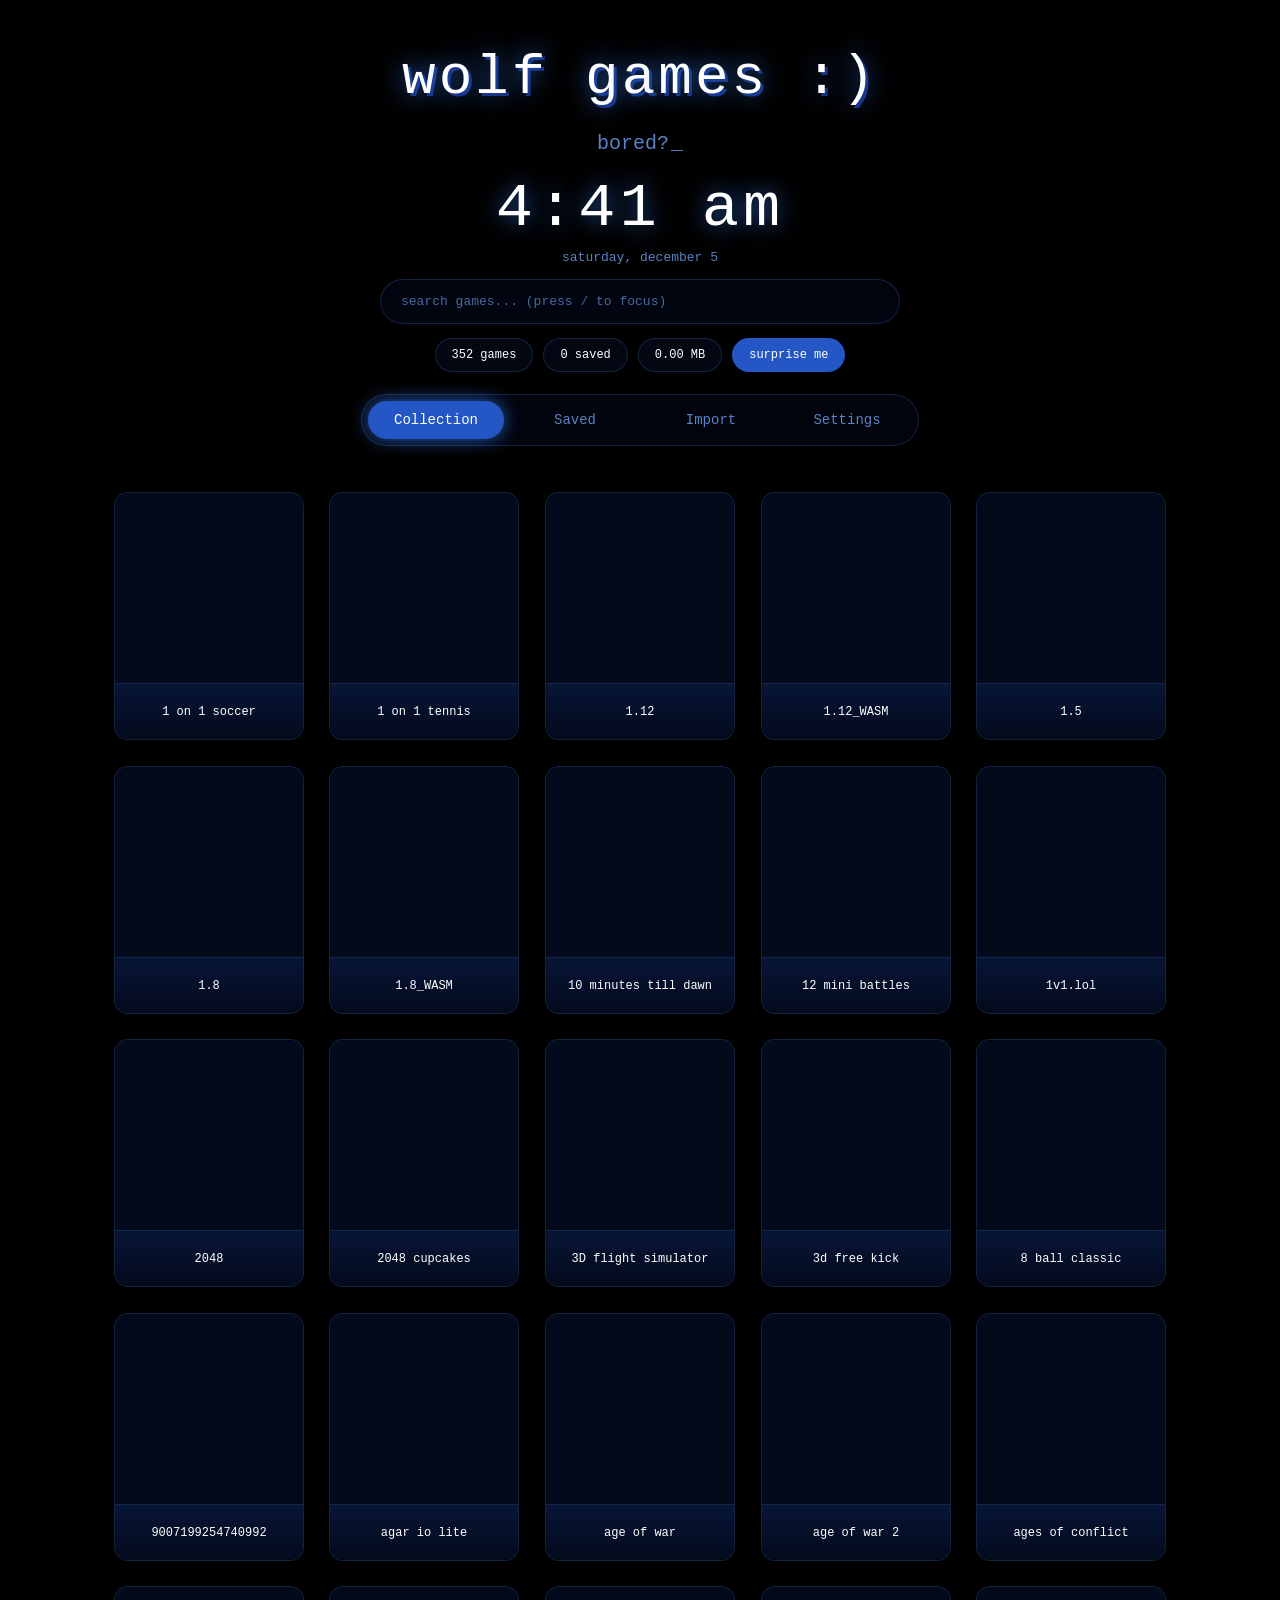
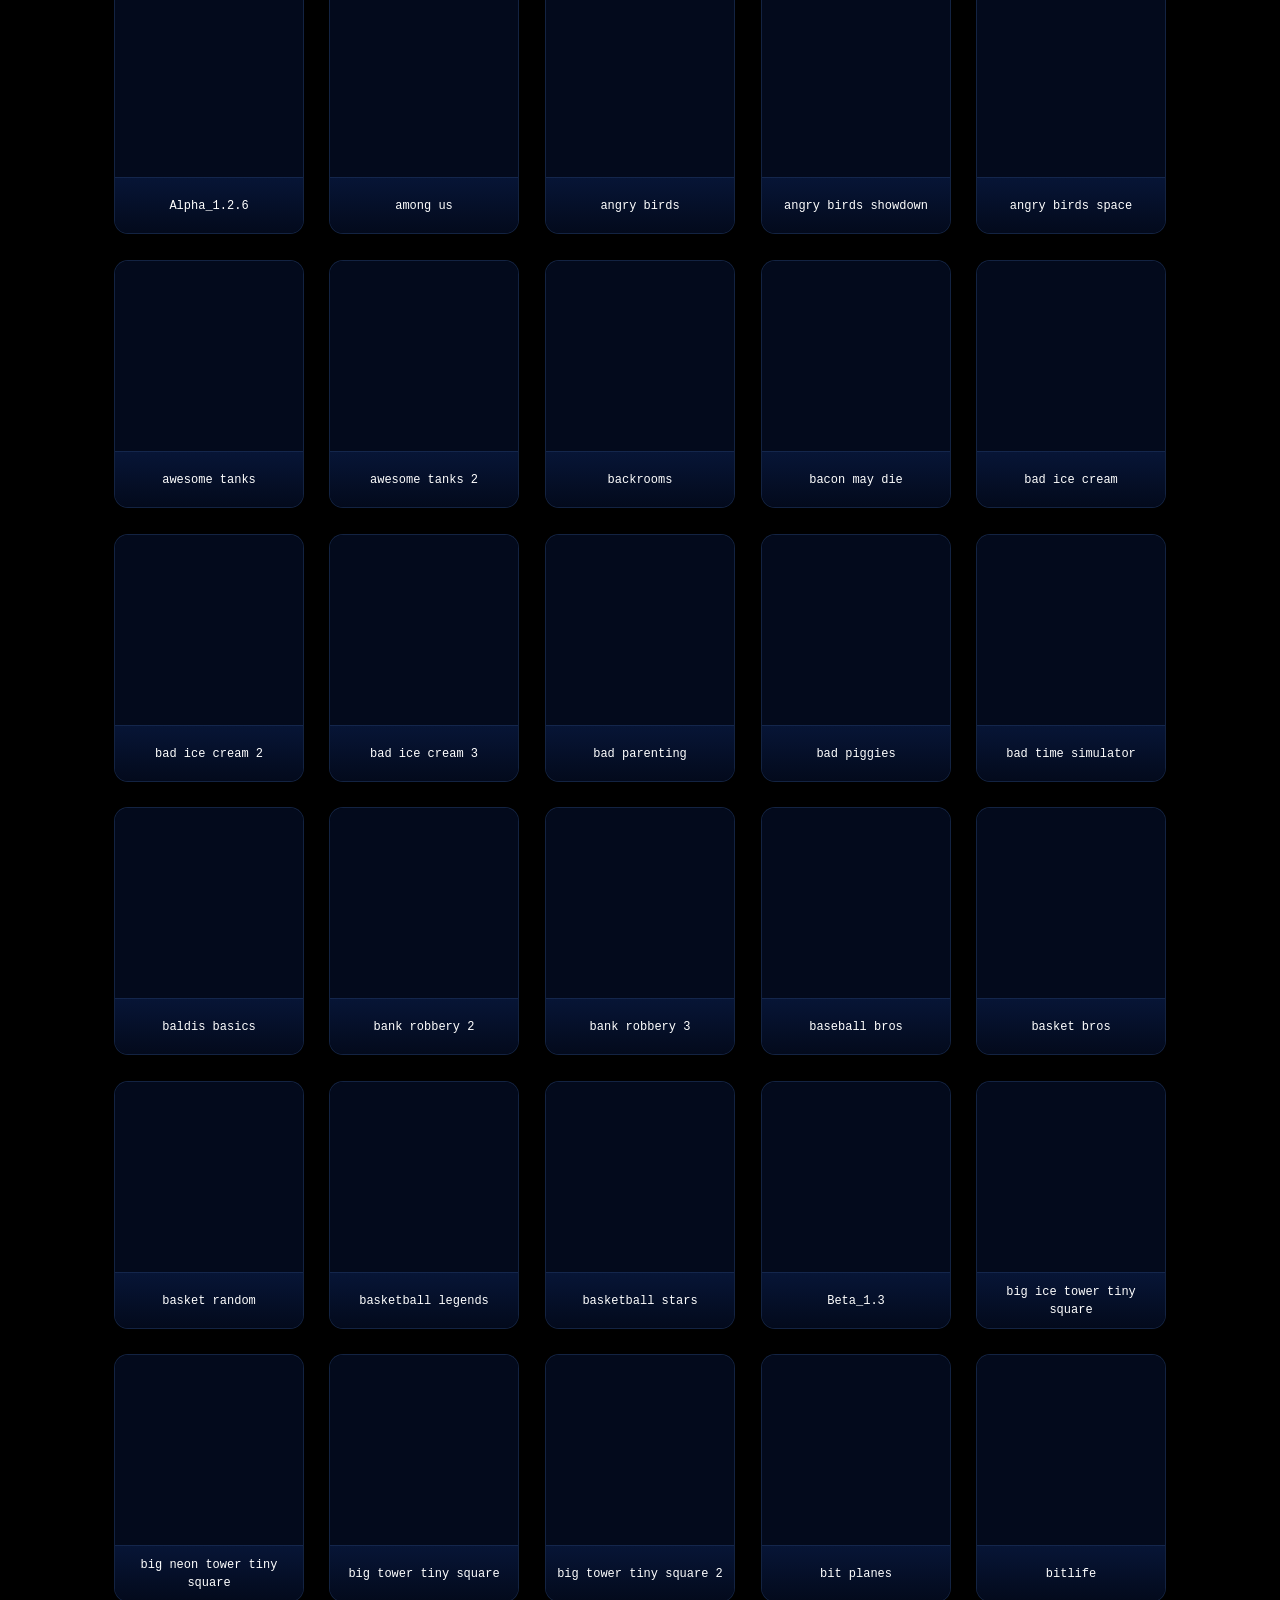
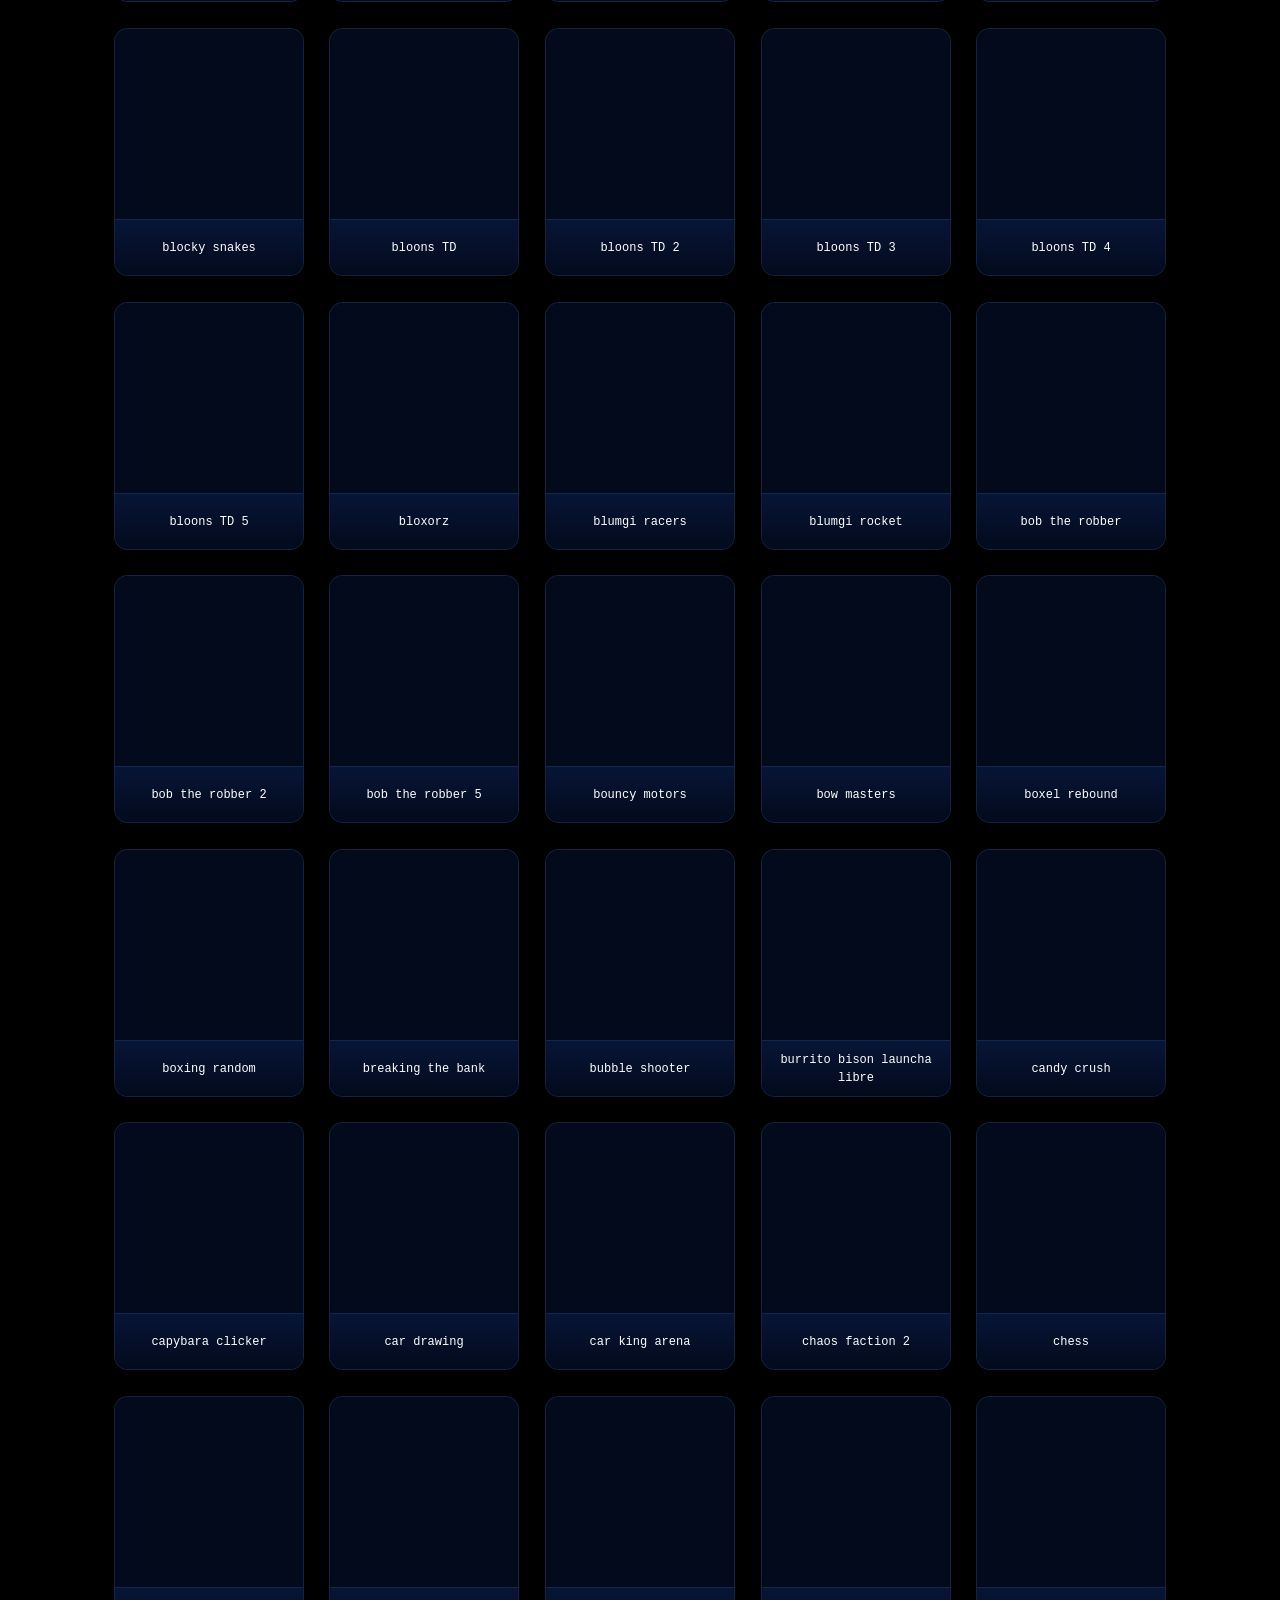
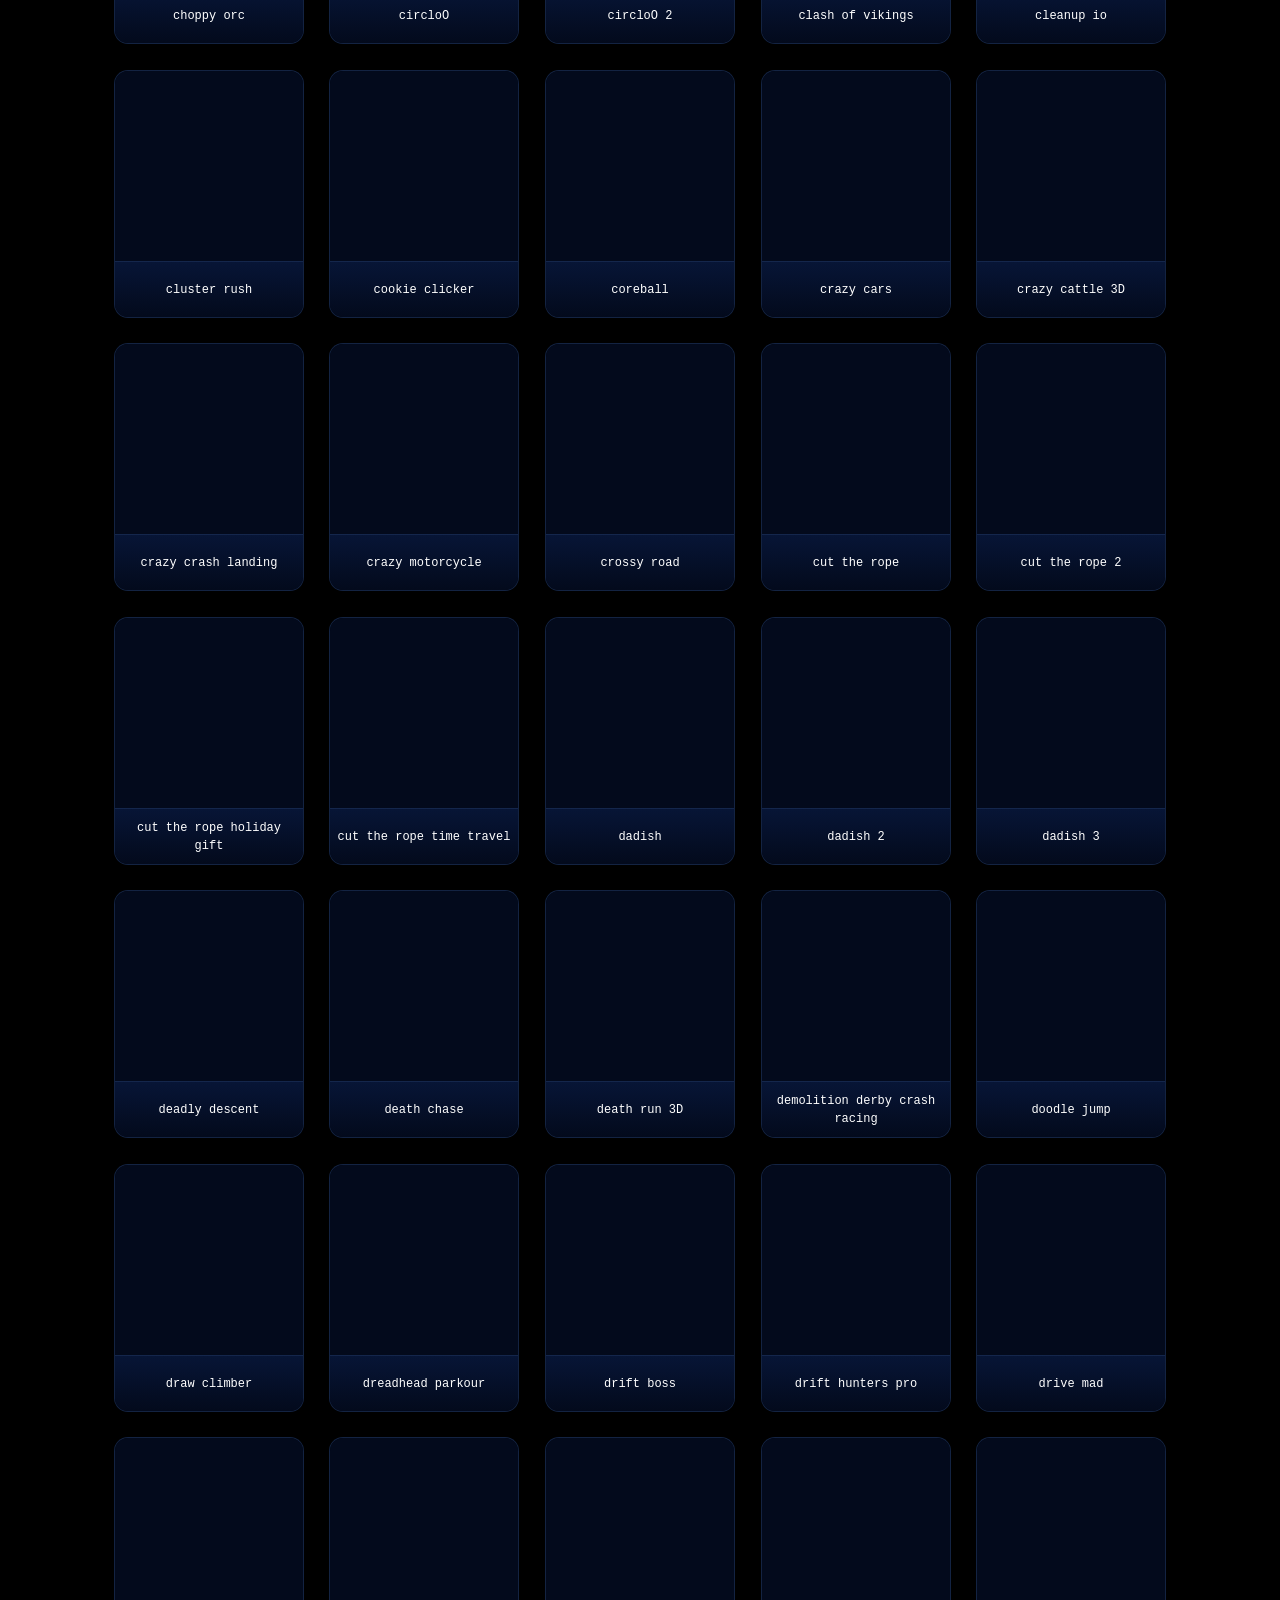
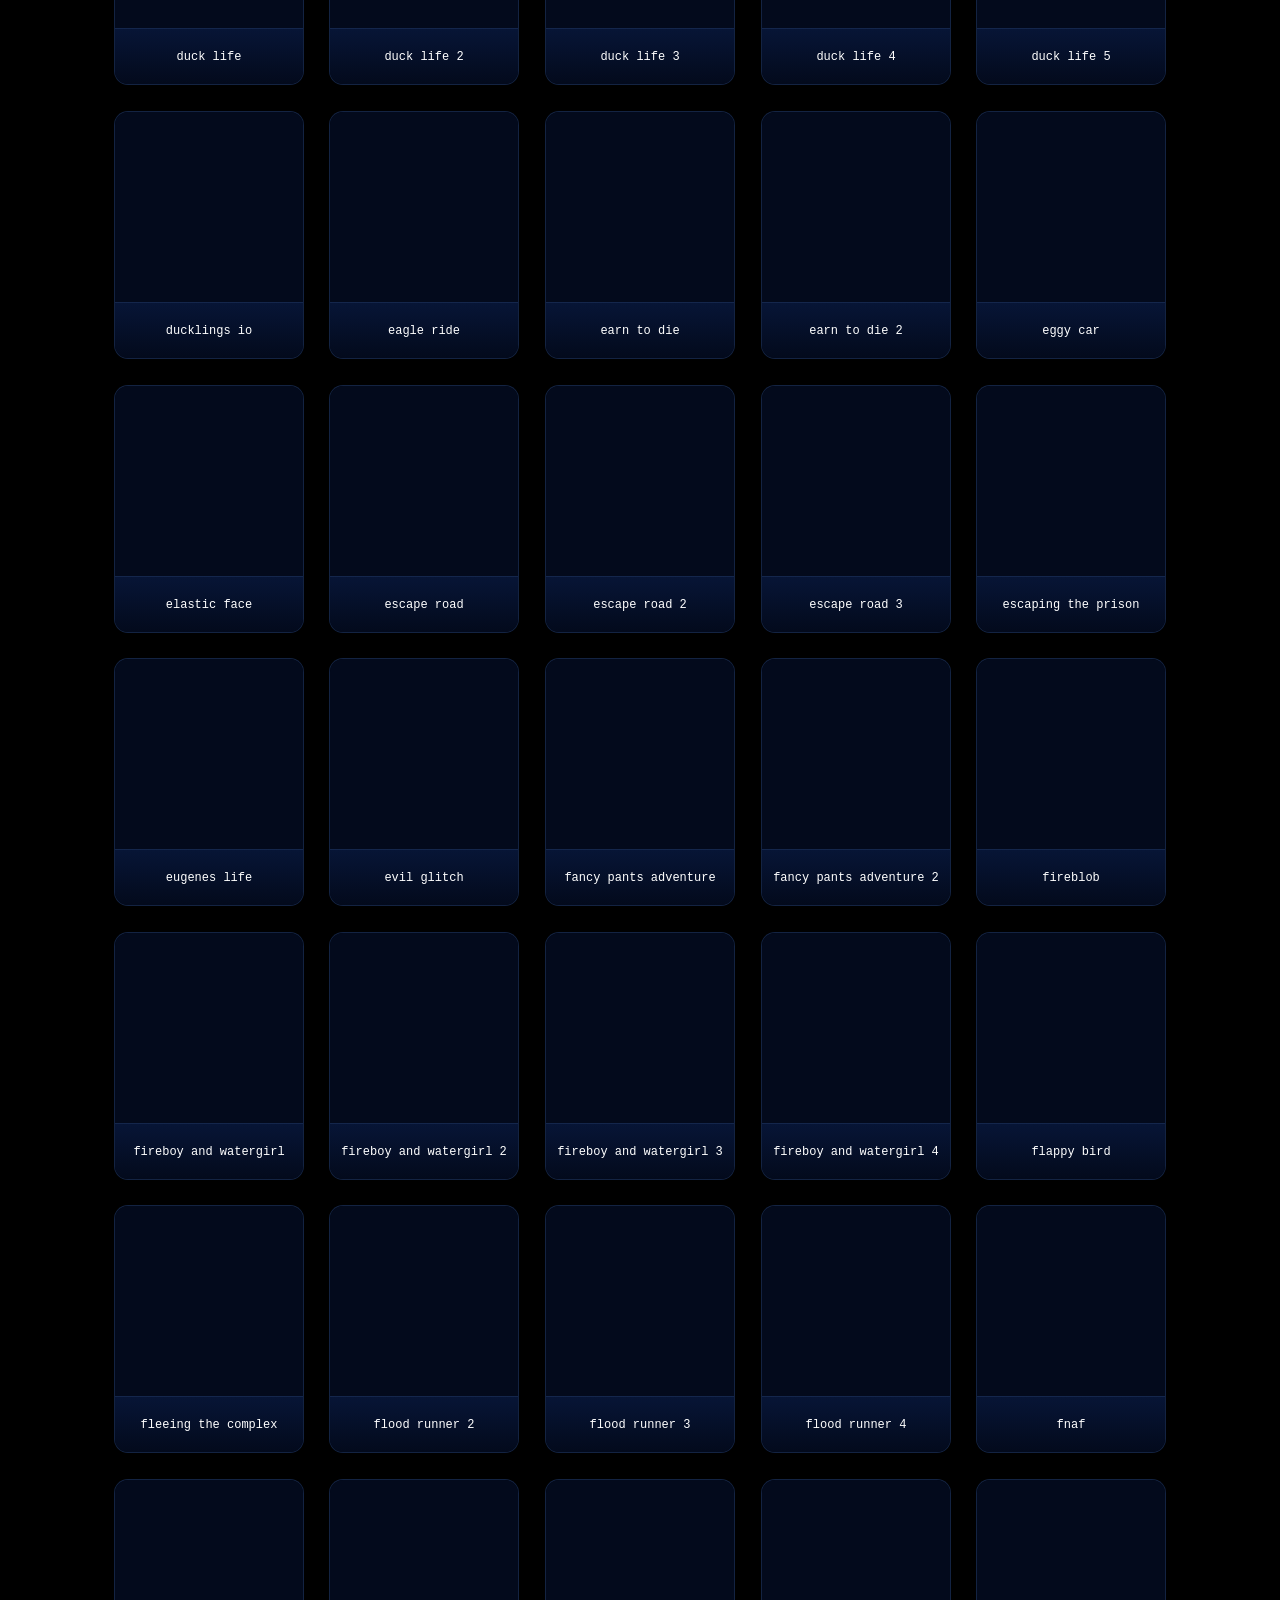
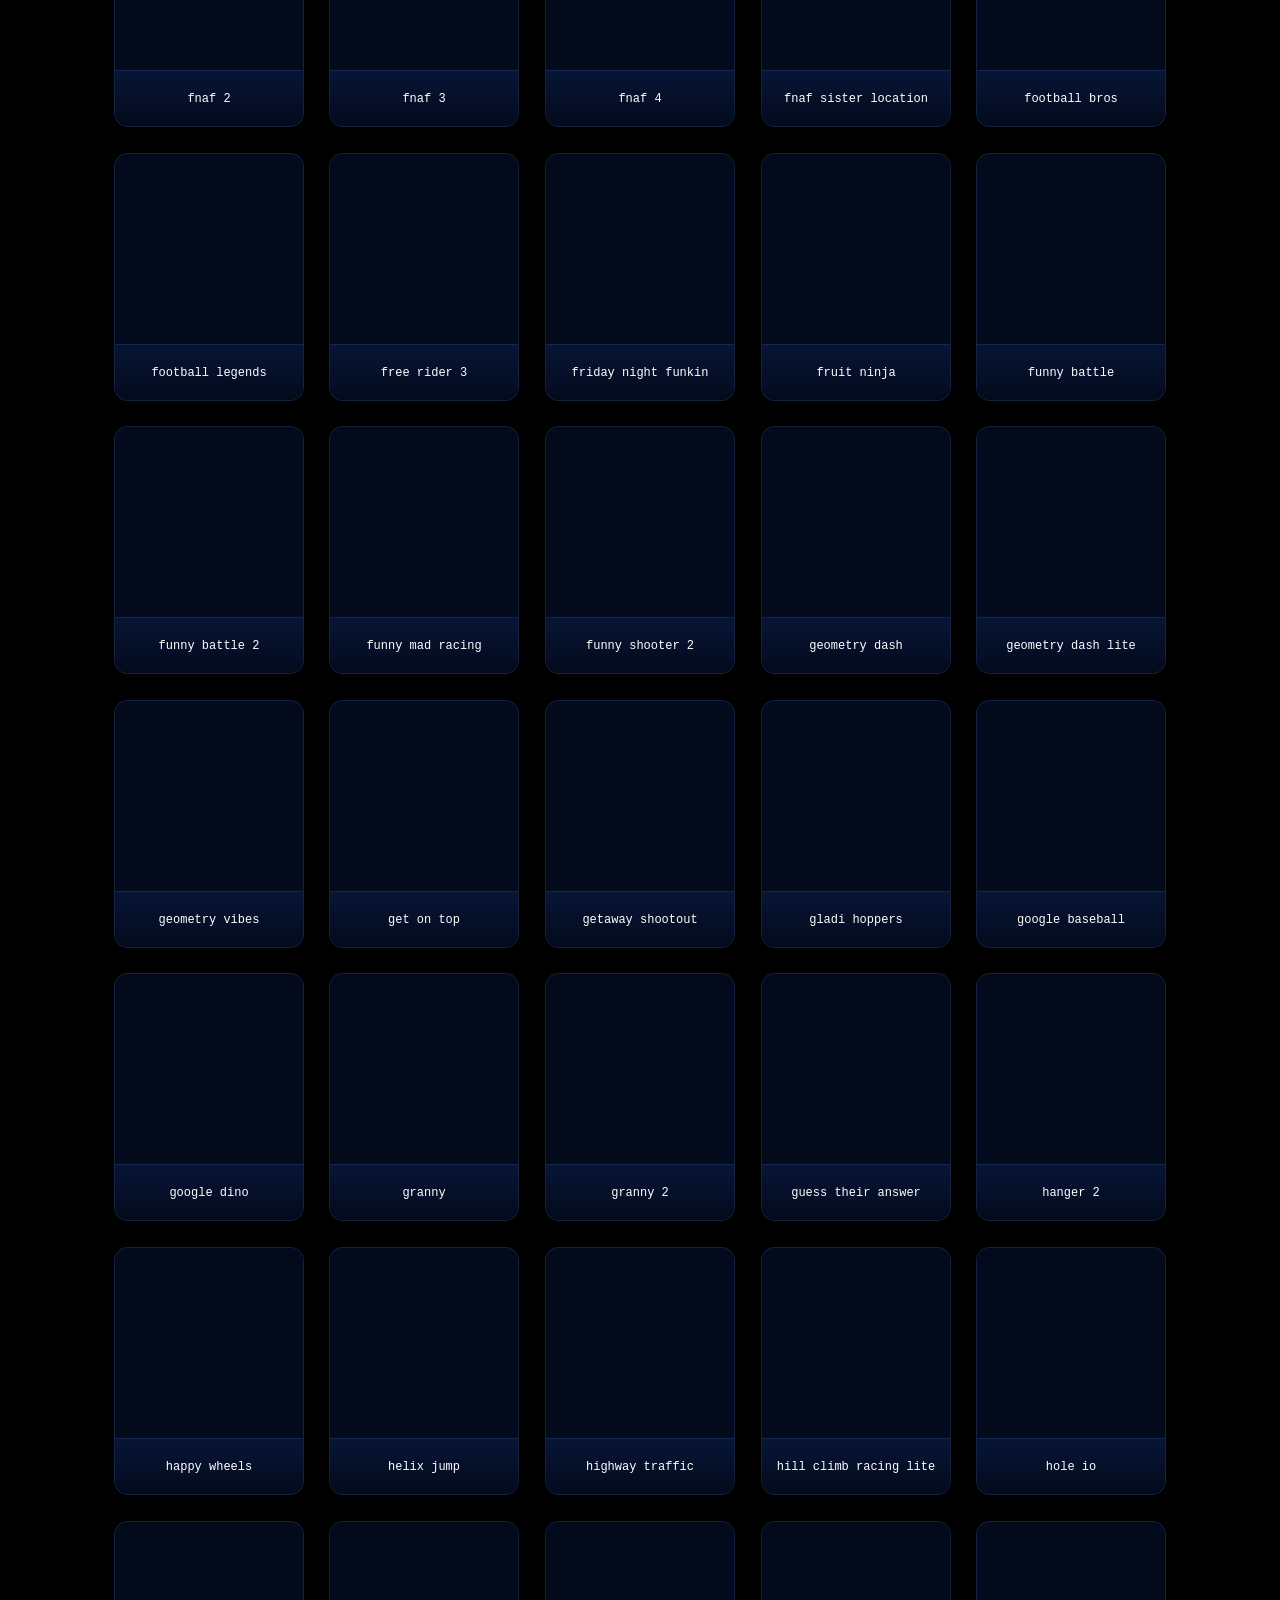
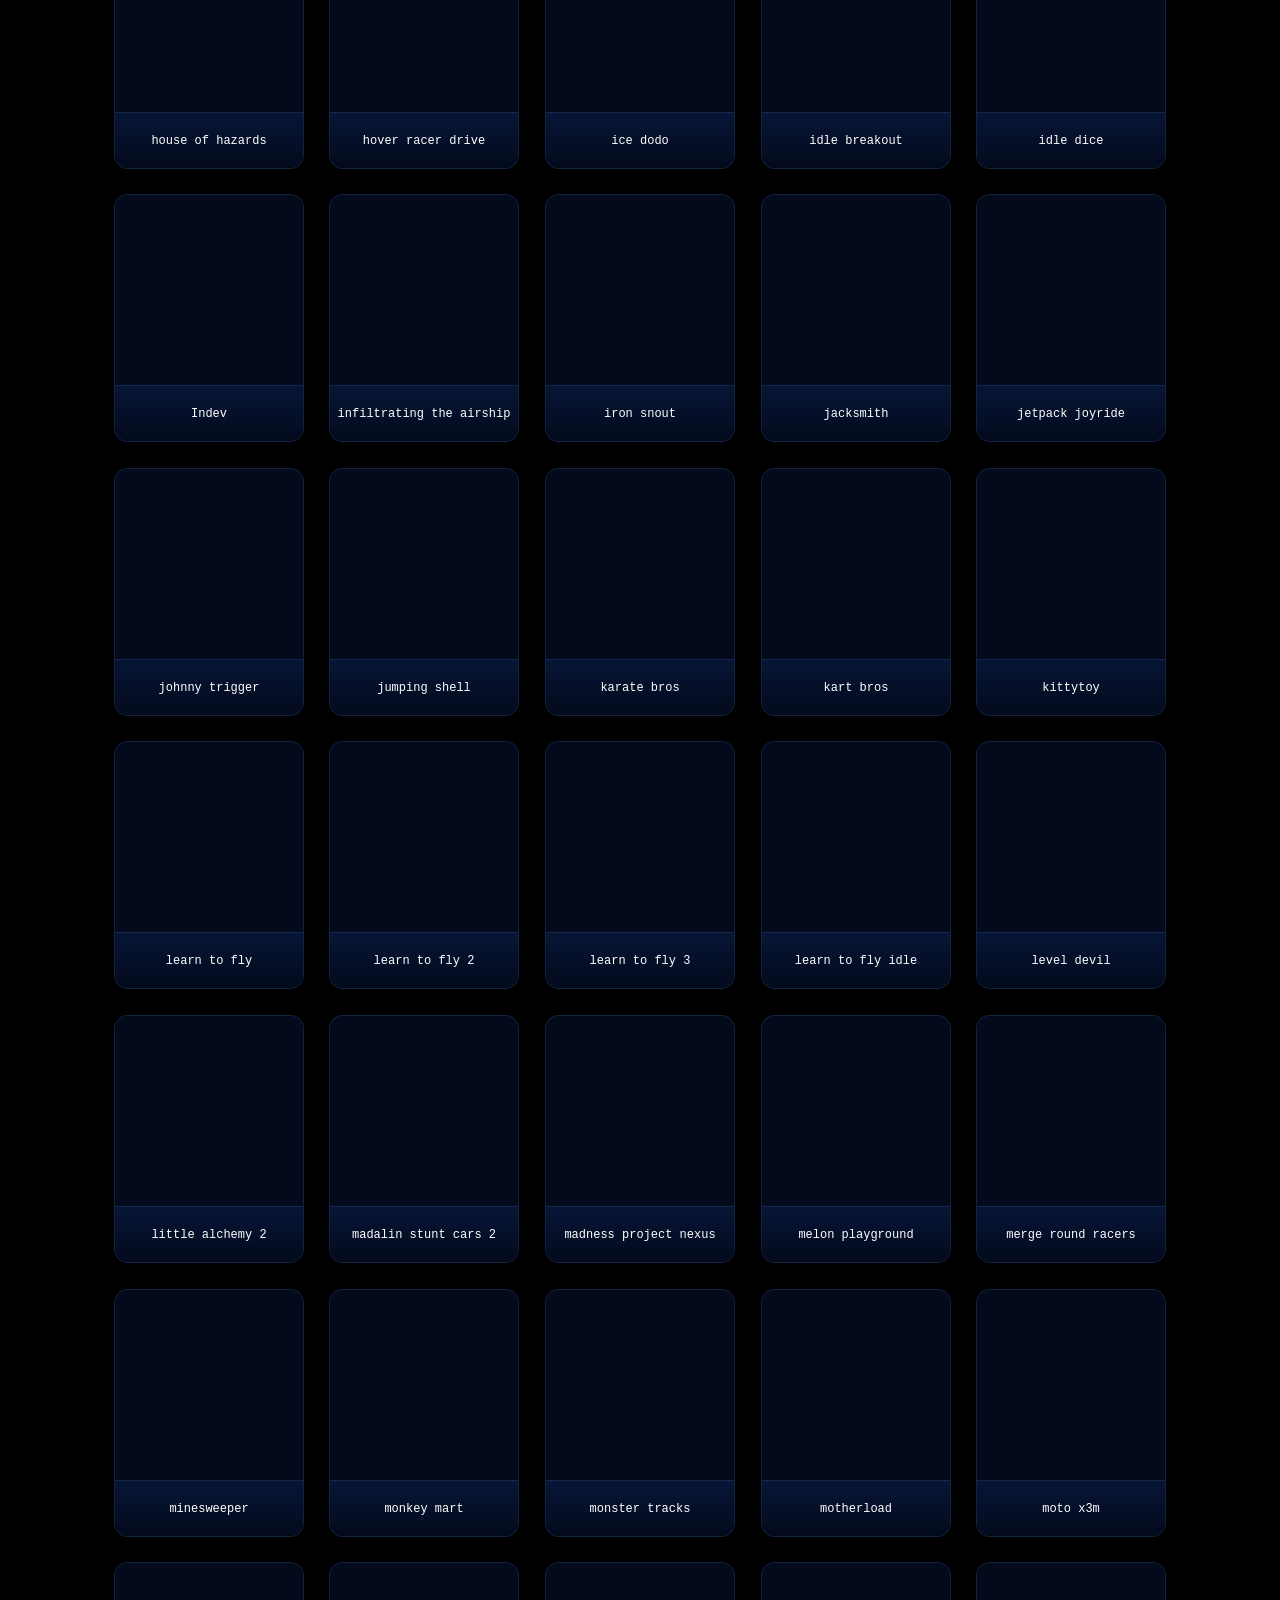
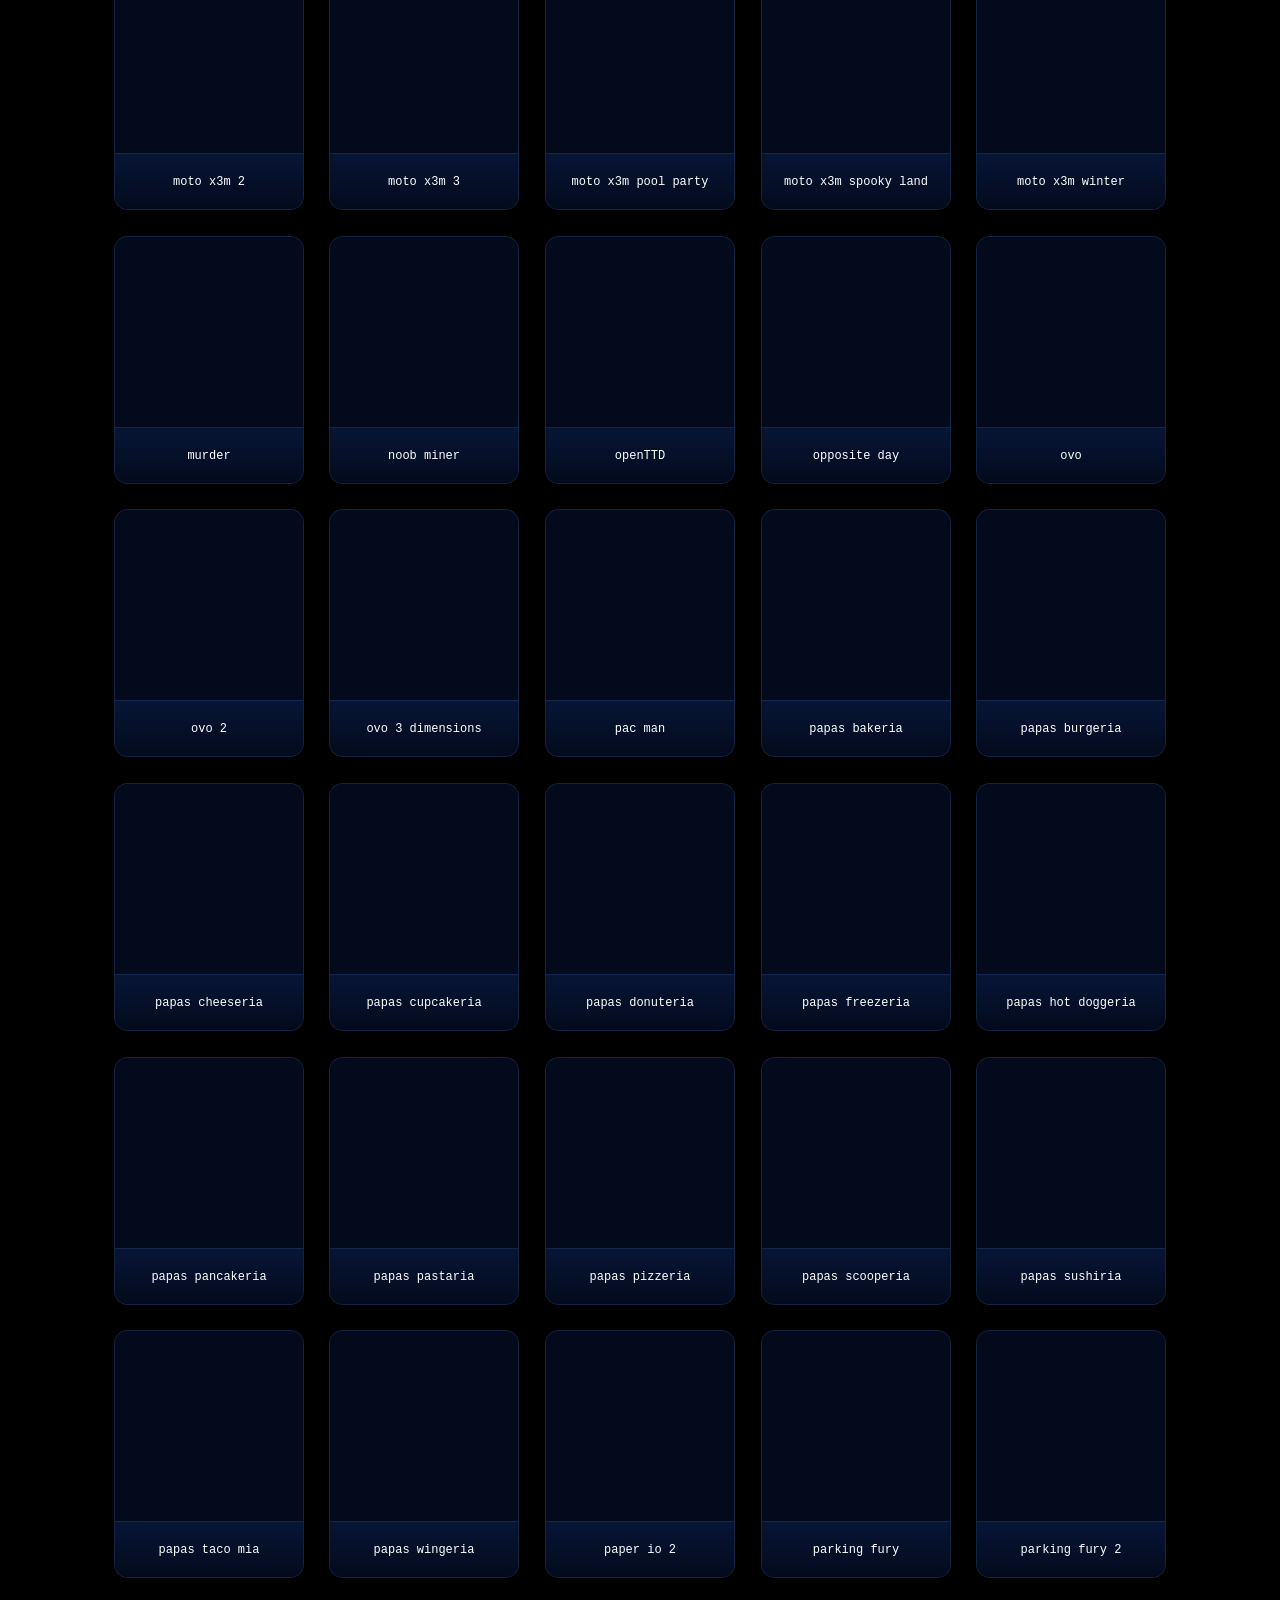
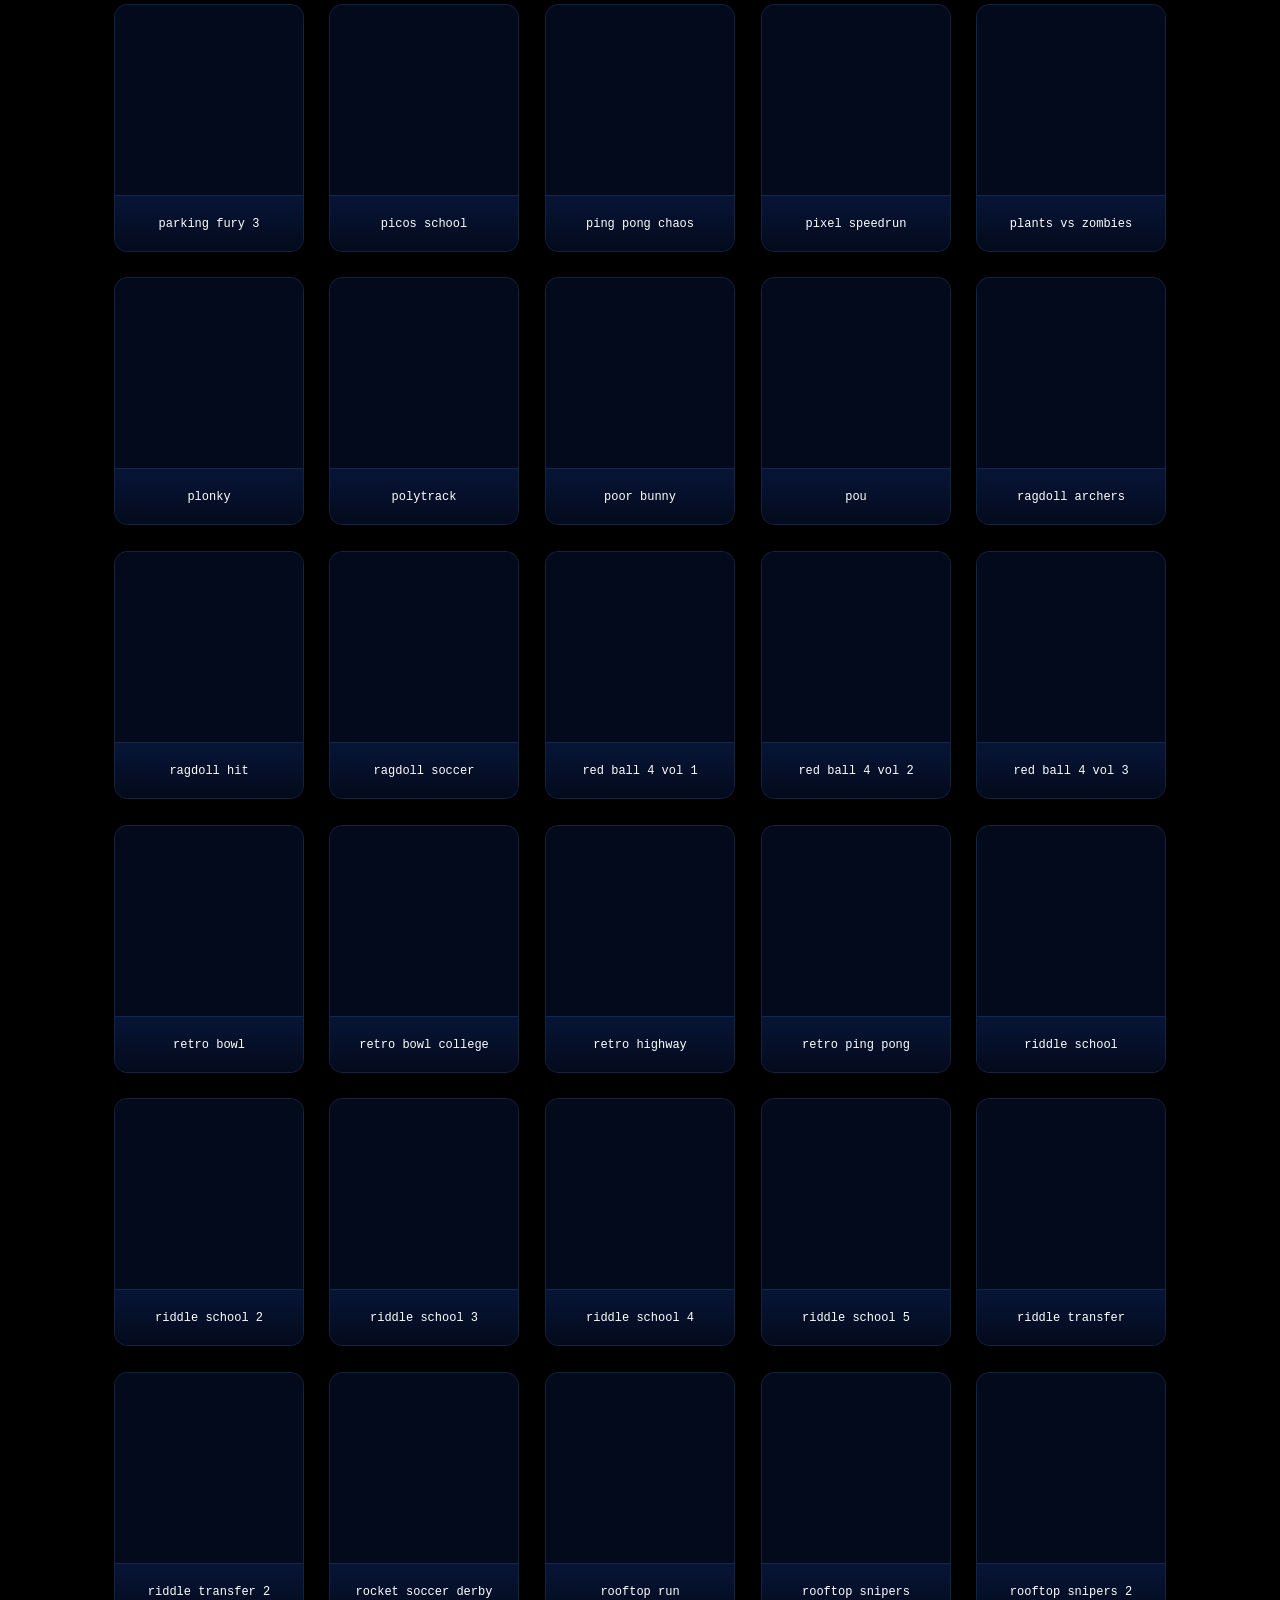
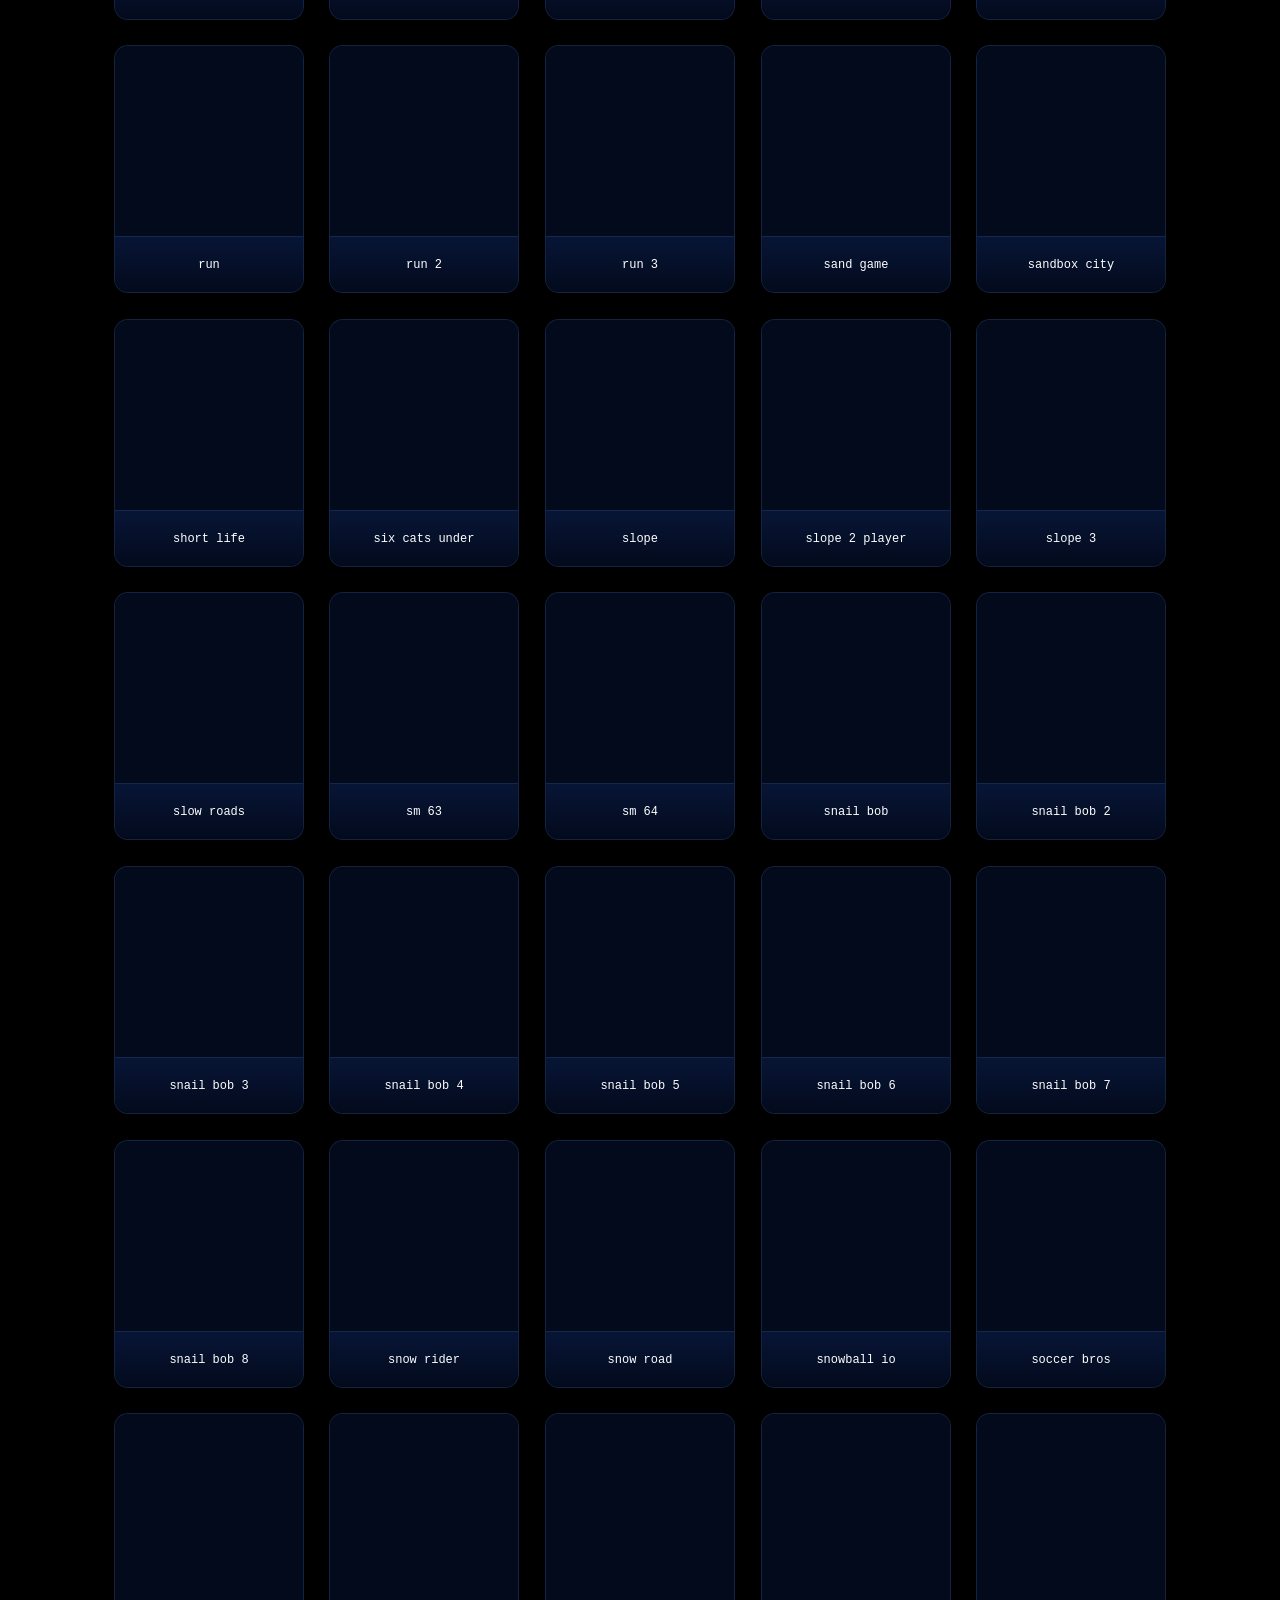
<file: games/huge file/single-file (1).html>
<!DOCTYPE html>
<html lang="en">
<head>
<meta charset="UTF-8">
<meta name="viewport" content="width=device-width, initial-scale=1">
<!-- v1.1 -->

<link rel="stylesheet" href="https://fonts.cdnfonts.com/css/minecraftia">
<style>
@font-face { font-family: "Minecraftia"; src: local("Minecraftia"), local("Minecraftia Regular"); }

:root {
  --topbar-h: clamp(40px, 5dvh, 56px);
  --tile: clamp(130px, 17vw, 190px);
  --gap: clamp(14px, 2vw, 26px);
  --font: "Minecraftia", "Courier New", monospace;
  --blue: #2457c5;
  --blue-deep: #142f80;
  --blue-soft: #5b82c4;
  --line: rgba(70,120,210,0.26);
  --panel: rgba(37,99,235,0.07);
  --panel-hover: rgba(59,130,246,0.22);
}

*, *::before, *::after { box-sizing: border-box; }
html { -webkit-text-size-adjust: 100%; background: #000; }

body {
  margin: 0; padding: 0 0 60px;
  background: #000; color: #fff;
  font-family: var(--font); font-weight: normal;
  scrollbar-gutter: stable; overflow-x: hidden;
  animation: pageFade 1.2s ease-out both;
}
button, div, p, label, span, h1, h2, h6, input, select { font-family: var(--font); font-weight: normal; }

/* background: black <-> very dark blue, with a slow drifting glow */
body::before {
  content: ""; position: fixed; inset: 0; z-index: -2; pointer-events: none;
  background: #000; animation: bgPulse 9s ease-in-out infinite;
}
body::after {
  content: ""; position: fixed; z-index: -1; pointer-events: none;
  width: 70vmax; height: 70vmax; left: 50%; top: -35vmax; margin-left: -35vmax;
  background: radial-gradient(circle, rgba(37,99,235,0.13), transparent 65%);
  animation: glow 12s ease-in-out infinite;
}
@keyframes bgPulse { 0%, 100% { background-color: #000; } 50% { background-color: #020816; } }
@keyframes glow { 0%, 100% { opacity: 0.2; transform: translateX(-8vmax); } 50% { opacity: 0.9; transform: translateX(8vmax); } }
@keyframes pageFade { from { opacity: 0; } to { opacity: 1; } }
@keyframes riseIn { from { opacity: 0; transform: translateY(14px) scale(0.97); } to { opacity: 1; transform: none; } }
@keyframes dropIn { from { opacity: 0; transform: translateY(-16px); } to { opacity: 1; transform: none; } }

button, label { cursor: pointer; }
img, video, canvas { max-width: 100%; }
h1, p, label { color: #fff; }
p { line-height: 1.5; }

/* header: title on top, pill nav underneath */
#side-bar {
  position: relative; width: 100%; height: auto; overflow: visible;
  display: flex; flex-direction: column; align-items: center; gap: 22px;
  padding: 46px 16px 26px; background: none; border: none;
  animation: dropIn 0.9s ease-out both;
}
#info { width: 100%; cursor: default !important; user-select: none; -webkit-user-select: none; }
#info h1 {
  margin: 0; text-align: center; font-size: clamp(26px, 5.5vw, 56px); letter-spacing: 3px;
  text-shadow: 0 0 24px rgba(59,130,246,0.85), 3px 3px 0 var(--blue-deep);
}
#side-bar-button-container {
  display: flex; flex-wrap: wrap; justify-content: center; gap: 6px; margin: 0; padding: 6px;
  border: 1px solid var(--line); border-radius: 999px; background: rgba(2,7,20,0.65);
  backdrop-filter: blur(6px); user-select: none;
}
.side-buttons {
  width: auto; height: auto; min-height: 0; min-width: clamp(80px, 12vw, 130px);
  padding: 11px clamp(12px, 2.4vw, 26px); background: transparent; color: var(--blue-soft);
  font-size: clamp(10px, 1.3vw, 14px); border: none; border-radius: 999px;
  transition: background 0.25s ease, color 0.25s ease, box-shadow 0.25s ease;
}
.side-buttons.active { background: var(--blue); color: #fff; box-shadow: 0 0 16px rgba(59,130,246,0.6); }
#side-bar img, #hide-side-bar { display: none; }

/* content sections: centered, wide grid */
#button-container, #saved-container, #import-container, #settings-container {
  width: min(1250px, 94vw); margin: 10px auto 0 !important; padding: 10px;
}
#button-container, #saved-button-container, #import-button-container {
  display: grid; grid-template-columns: repeat(auto-fill, var(--tile)); gap: var(--gap); justify-content: center;
}
#button-container { display: grid; }
#import-button-container { display: grid; }
#saved-container { display: none; flex-direction: column; }
#saved-button-container { display: grid; }
#storage-count { color: var(--blue-soft); position: absolute; top: 0; right: 0; margin: clamp(8px, 2vw, 18px); font-size: clamp(9px, 1.6vw, 12px); }

.button-wrapper {
  display: flex; flex-direction: column; align-items: center; width: var(--tile); cursor: pointer;
  border: 1px solid var(--line); border-radius: 14px; overflow: hidden; background: rgba(2,7,20,0.8);
  animation: riseIn 0.7s ease-out both;
  transition: transform 0.25s ease, box-shadow 0.25s ease, border-color 0.25s ease;
}
.button-wrapper:nth-child(3n)   { animation-delay: 0.10s; }
.button-wrapper:nth-child(3n+1) { animation-delay: 0.20s; }
.button-wrapper:nth-child(3n+2) { animation-delay: 0.30s; }

.button {
  width: 100%; height: var(--tile); display: inline-flex; justify-content: center; align-items: flex-end;
  background-color: #030a1c; background-size: cover; background-position: center; background-repeat: no-repeat;
  color: #fff; border: none; border-radius: 0; white-space: normal; text-align: center;
  text-shadow: 1px 1px 0 #000, -1px -1px 0 #000, 1px -1px 0 #000, -1px 1px 0 #000;
}
.button-wrapper span {
  background: linear-gradient(#071536, #030a1c); color: #fff;
  display: flex; text-align: center; justify-content: center; align-items: center;
  width: 100%; min-height: clamp(40px, 5vw, 56px); padding: 5px 6px; border: none; border-top: 1px solid var(--line);
  word-break: break-word; overflow-wrap: anywhere; -webkit-hyphens: auto; hyphens: auto;
  font-size: clamp(9px, 1vw, 12px); line-height: 1.5;
}

/* loading */
#loading-g {
  position: fixed; z-index: 1000; background: rgba(0,2,10,0.94); display: none;
  text-align: center; justify-content: center; align-items: center;
  width: 100%; height: 100vh; height: 100dvh; top: 0; left: 0;
}
#loading-g span { color: #fff; font-size: clamp(18px, 4vw, 32px); padding: 0 16px; text-shadow: 0 0 18px var(--blue); animation: fade 2.5s ease-in-out infinite; cursor: default !important; user-select: none; }
@keyframes fade { 0%, 100% { opacity: 0; } 50% { opacity: 1; } }

/* context menu */
.context-menu {
  display: none; position: absolute; background: #030a1c; border: 1px solid var(--line); border-radius: 10px;
  min-width: 150px; max-width: 90vw; z-index: 1000; color: #fff; padding: 4px 0; overflow: hidden;
}
.menu-item { padding: 10px 14px; cursor: pointer; font-size: 12px; transition: background 0.15s; }
.menu-item:hover { background: var(--panel-hover); }

/* in-game bar */
#top-bar-g {
  position: fixed; top: 0; left: 0; height: var(--topbar-h); width: 100%;
  background: #020812; border-bottom: 1px solid var(--line);
  display: none; align-items: stretch; padding: 0 10px; z-index: 60; overflow-x: auto; white-space: nowrap;
}
.left-buttons, .right-buttons { display: flex; align-items: stretch; gap: 10px; }
.right-buttons { margin-left: auto; }
#top-bar-g button {
  height: 100%; flex: 0 0 auto; padding: 0 14px; background: transparent; color: var(--blue-soft);
  font-size: clamp(10px, 1vw, 14px); border: none; transition: background 0.2s, color 0.2s;
}
#top-bar-g button:hover { background: var(--panel-hover); color: #fff; }
#delete-all-saves {
  height: 36px; padding: 0 16px; margin-bottom: 30px; background: transparent; color: var(--blue-soft);
  font-size: 12px; border: 1px solid var(--line); border-radius: 999px; transition: background 0.2s, color 0.2s;
}
#delete-all-saves:hover { background: var(--panel-hover); color: #fff; }
.iframe { position: fixed; top: var(--topbar-h); left: 0; width: 100vw; height: calc(100vh - var(--topbar-h)); height: calc(100dvh - var(--topbar-h)); border: none; background: #fff; z-index: 55; }

/* import */
#import-container { display: none; text-align: center; flex-direction: column; align-items: center; }
#import-container label {
  display: flex; background: var(--panel); border: 2px dashed var(--line); border-radius: 14px;
  width: min(360px, 100%); height: 110px; margin: 0 auto 10px; text-align: center; justify-content: center; align-items: center;
  font-size: 12px; transition: background 0.2s, border-color 0.2s;
}
#import-container label:hover { background: var(--panel-hover); border-color: var(--blue); }
hr { width: 100%; border: 0; border-top: 1px solid var(--line); }

/* settings */
#settings-container { display: none; flex-direction: column; }
#settings {
  display: flex; flex-direction: column; width: min(100%, 620px); min-height: 320px; margin: 0 auto;
  padding: 0 clamp(16px, 3vw, 32px) 20px; background: rgba(2,7,20,0.8); border: 1px solid var(--line); border-radius: 18px;
  box-shadow: 0 0 40px rgba(37,99,235,0.2); color: #fff;
}
#settings h2 { width: 100%; margin: 26px 0 34px; text-align: center; font-size: 20px; text-shadow: 0 0 14px var(--blue); }
#settings div { display: flex; align-items: center; justify-content: space-between; gap: 12px; padding: 6px 0; }
#settings div div { display: flex; flex-direction: column; gap: 6px; align-items: flex-start; min-width: 0; }
#settings div div h6 { font-size: clamp(12px, 2vw, 15px); margin: 0; }
#settings div div p { font-size: 10px; margin: 0; color: var(--blue-soft); }

#data-manage-chooser { display: flex !important; flex-direction: row !important; flex-wrap: wrap !important; width: auto; max-width: 100%; gap: 12px; padding: 0; margin: 0; }
#data-manage-chooser > label, #data-manage-chooser > button {
  flex: 0 0 112px; width: 112px; height: 46px; margin: 0; padding: 0;
  border: 1px solid var(--line); border-radius: 999px; background: transparent; color: #fff;
  display: flex; justify-content: center; align-items: center; text-align: center; font-size: 11px;
  transition: background 0.2s;
}
#data-manage-chooser > label:hover, #data-manage-chooser > button:hover { background: var(--panel-hover); }

/* toggle switch */
.switch { position: relative; display: inline-block; width: 58px; height: 30px; flex: 0 0 58px; }
.switch input { opacity: 0; width: 0; height: 0; }
.slider { position: absolute; cursor: pointer; inset: 0; background: #06122e; border: 1px solid var(--line); border-radius: 30px; transition: .4s; }
.slider:before { position: absolute; content: ""; height: 20px; width: 20px; left: 4px; bottom: 4px; background: #fff; border-radius: 50%; transition: .4s; }
input:checked + .slider { background: var(--blue); }
input:checked + .slider:before { transform: translateX(28px); }

/* toast */
.message {
  position: fixed; top: 15px; left: 50%; transform: translateX(-50%); width: max-content; max-width: 90vw;
  color: #fff; padding: 12px 22px; border: 1px solid var(--line); border-radius: 999px; z-index: 9999; text-align: center; font-size: 12px;
  animation: messageOut 4s ease forwards;
}
@keyframes messageOut {
  0% { opacity: 0; transform: translate(-50%, -20px); }
  15%, 75% { opacity: 1; transform: translate(-50%, 0); }
  100% { opacity: 0; transform: translate(-50%, -50px); }
}

@media (hover: hover) {
  .button-wrapper:hover { transform: translateY(-5px); border-color: var(--blue); box-shadow: 0 8px 28px rgba(37,99,235,0.45); }
  .side-buttons:not(.active):hover { background: var(--panel-hover); color: #fff; }
}

/* ===== home feel + extra animation ===== */
#bg-canvas { position: fixed; inset: 0; width: 100%; height: 100%; z-index: -1; pointer-events: none; }
#cursor-glow { position: fixed; left: 0; top: 0; width: 520px; height: 520px; margin: -260px 0 0 -260px; z-index: -1; pointer-events: none;
  background: radial-gradient(circle, rgba(59,130,246,0.08), transparent 65%); transition: transform 0.25s ease-out; will-change: transform; }
#moon { position: fixed; top: 4vh; right: 5vw; width: clamp(46px, 7vw, 90px); aspect-ratio: 1; border-radius: 50%; z-index: -1; pointer-events: none;
  background: radial-gradient(circle at 35% 35%, #dbe6ff, #8fa9d8 55%, #4b6aa8);
  opacity: 0.75; box-shadow: 0 0 30px 6px rgba(96,165,250,0.25), 0 0 100px 30px rgba(37,99,235,0.12);
  animation: moonFloat 9s ease-in-out infinite; }
@keyframes moonFloat { 0%, 100% { transform: translateY(0) scale(1); } 50% { transform: translateY(14px) scale(1.04); } }
.shoot { position: fixed; top: 0; left: 0; width: 120px; height: 2px; z-index: -1; pointer-events: none; opacity: 0;
  background: linear-gradient(90deg, rgba(255,255,255,0), #fff); border-radius: 2px; transform: rotate(28deg); }
.shoot.s1 { top: 8vh;  left: 55vw; animation: shoot 7s linear 1s infinite; }
.shoot.s2 { top: 22vh; left: 20vw; animation: shoot 9s linear 4s infinite; }
.shoot.s3 { top: 4vh;  left: 80vw; animation: shoot 11s linear 7s infinite; }
@keyframes shoot { 0% { opacity: 0; transform: translate(0,0) rotate(28deg); } 4% { opacity: 1; } 14% { opacity: 0; transform: translate(-340px, 180px) rotate(28deg); } 100% { opacity: 0; transform: translate(-340px, 180px) rotate(28deg); } }

#info h1 .ch { display: inline-block; animation: wave 3.2s ease-in-out infinite; animation-delay: calc(var(--c) * 0.09s); }
@keyframes wave { 0%, 60%, 100% { transform: translateY(0); } 30% { transform: translateY(-9px); } }
#info h1 { animation: titleGlow 4s ease-in-out infinite; }
@keyframes titleGlow { 0%, 100% { text-shadow: 0 0 14px rgba(59,130,246,0.5), 3px 3px 0 var(--blue-deep); } 50% { text-shadow: 0 0 34px rgba(96,165,250,1), 3px 3px 0 var(--blue-deep); } }

#home-hero { display: flex; flex-direction: column; align-items: center; gap: 14px; width: min(760px, 94vw); animation: dropIn 1s ease-out 0.25s both; }
#hero-greeting { font-size: clamp(13px, 2vw, 20px); color: var(--blue-soft); min-height: 1.6em; text-align: center; }
#hero-greeting::after { content: "_"; margin-left: 2px; animation: blink 1s steps(1) infinite; }
@keyframes blink { 50% { opacity: 0; } }
#hero-clock { font-size: clamp(30px, 6vw, 62px); letter-spacing: 4px; line-height: 1; text-shadow: 0 0 22px rgba(59,130,246,0.7); animation: breathe 5s ease-in-out infinite; }
#hero-clock .colon { animation: blink 1s steps(1) infinite; }
@keyframes breathe { 0%, 100% { transform: scale(1); } 50% { transform: scale(1.03); } }
#hero-date { font-size: clamp(10px, 1.4vw, 13px); color: var(--blue-soft); margin-top: -4px; }

#search-wrap { position: relative; width: 100%; max-width: 520px; }
#search-wrap input { width: 100%; padding: 14px 20px; color: #fff; font-size: 13px; outline: none; border-radius: 999px;
  background: rgba(2,7,20,0.75); border: 1px solid var(--line); transition: box-shadow 0.3s, border-color 0.3s, transform 0.3s; }
#search-wrap input::placeholder { color: var(--blue-soft); opacity: 0.8; }
#search-wrap input:focus { border-color: var(--blue); box-shadow: 0 0 0 4px rgba(59,130,246,0.22), 0 0 30px rgba(59,130,246,0.4); transform: scale(1.02); }
#hero-actions { display: flex; flex-wrap: wrap; gap: 10px; justify-content: center; }
.chip, #surprise-btn { padding: 9px 16px; border-radius: 999px; font-size: clamp(9px, 1.2vw, 12px); color: #fff; background: var(--panel);
  border: 1px solid var(--line); animation: floaty 5s ease-in-out infinite; }
.chip:nth-child(2) { animation-delay: -1.2s; } .chip:nth-child(3) { animation-delay: -2.4s; } #surprise-btn { animation-delay: -3.6s; }
@keyframes floaty { 0%, 100% { transform: translateY(0); } 50% { transform: translateY(-4px); } }
#surprise-btn { cursor: pointer; background: var(--blue); border-color: transparent; transition: box-shadow 0.25s, filter 0.25s; }
#surprise-btn:hover { box-shadow: 0 0 22px rgba(59,130,246,0.9); filter: brightness(1.15); }
#surprise-btn:active { transform: scale(0.94); }

#recent-row { display: none; flex-direction: column; align-items: center; gap: 8px; width: 100%; animation: riseIn 0.6s ease-out both; }
#recent-row.show { display: flex; }
#recent-row small { color: var(--blue-soft); font-size: 10px; letter-spacing: 2px; }
#recent-list { display: flex; flex-wrap: wrap; gap: 8px; justify-content: center; }
.recent-pill { padding: 8px 14px; border-radius: 999px; font-size: 11px; color: #fff; background: rgba(2,7,20,0.8); border: 1px solid var(--line);
  cursor: pointer; animation: riseIn 0.5s ease-out both; transition: background 0.2s, transform 0.2s, box-shadow 0.2s; }
.recent-pill:hover { background: var(--blue); transform: translateY(-3px); box-shadow: 0 6px 18px rgba(37,99,235,0.5); }

#empty-msg { display: none; text-align: center; color: var(--blue-soft); font-size: 13px; padding: 30px; animation: riseIn 0.4s ease-out both; }
#home-footer { text-align: center; margin: 50px 0 0; font-size: 10px; color: var(--blue-soft); animation: pageFade 2s ease-out 1s both; }

/* nav glider */
#side-bar-button-container { position: relative; }
#nav-glider { position: absolute; top: 6px; bottom: 6px; left: 0; width: 0; border-radius: 999px; background: var(--blue);
  box-shadow: 0 0 18px rgba(59,130,246,0.7); transition: left 0.4s cubic-bezier(.3,1.4,.5,1), width 0.4s cubic-bezier(.3,1.4,.5,1); z-index: 0; }
.side-buttons { position: relative; z-index: 1; }
.side-buttons.active { background: transparent; box-shadow: none; color: #fff; }
.side-buttons:active { transform: scale(0.93); }

/* sections animate in every time they are shown */
#button-container, #saved-container, #import-container, #settings-container { animation: sectionIn 0.55s ease-out both; }
@keyframes sectionIn { from { opacity: 0; transform: translateY(18px); } to { opacity: 1; transform: none; } }
.button-wrapper { position: relative; animation-delay: calc(min(var(--i, 0), 30) * 45ms); }
.button-wrapper::after { content: ""; position: absolute; inset: 0; pointer-events: none; transform: translateX(-120%);
  background: linear-gradient(110deg, transparent 35%, rgba(255,255,255,0.22) 50%, transparent 65%); }
@media (hover: hover) { .button-wrapper:hover::after { transform: translateX(120%); transition: transform 0.7s ease; } }
.button-wrapper:active { transform: scale(0.95); }
.button { transition: transform 0.4s ease; }
@media (hover: hover) { .button-wrapper:hover .button { transform: scale(1.07); } }

/* click ripple */
.ripple { display: block; position: absolute; border-radius: 50%; pointer-events: none; background: rgba(147,197,253,0.55); transform: scale(0);
  animation: ripple 0.65s ease-out forwards; z-index: 5; }
@keyframes ripple { to { transform: scale(1); opacity: 0; } }

.message { animation: messageOut 4s cubic-bezier(.3,1.4,.5,1) forwards; }
.slider:before { transition: .4s cubic-bezier(.3,1.5,.5,1); }
.context-menu { animation: pop 0.18s ease-out; }
@keyframes pop { from { opacity: 0; transform: scale(0.9); } to { opacity: 1; transform: none; } }

@media (prefers-reduced-motion: reduce) {
  *, *::before, *::after { animation-duration: 0.01ms !important; animation-iteration-count: 1 !important; transition-duration: 0.01ms !important; }
  #bg-canvas, .shoot { display: none; }
}
</style>


<title>wolf games :)</title>
</head>
<body>
<canvas id="bg-canvas"></canvas>
<div id="cursor-glow"></div>
<div id="moon"></div>
<div class="shoot s1"></div><div class="shoot s2"></div><div class="shoot s3"></div>




<div id = "side-bar">
	<div id = "info">
		<h1>wolf games :)</h1>
		
	</div>
	
	<div id = "home-hero">
		<div id = "hero-greeting"></div>
		<div id = "hero-clock"></div>
		<div id = "hero-date"></div>
		<div id = "search-wrap"><input id = "game-search" type = "text" placeholder = "search games... (press / to focus)" autocomplete = "off" spellcheck = "false"></div>
		<div id = "hero-actions">
			<span class = "chip" id = "stat-games">0 games</span>
			<span class = "chip" id = "stat-saved">0 saved</span>
			<span class = "chip" id = "stat-storage">0 MB</span>
			<button id = "surprise-btn">surprise me</button>
		</div>
		<div id = "recent-row"><small>CONTINUE PLAYING</small><div id = "recent-list"></div></div>
	</div>

	<div id = "side-bar-button-container">
	<button id = "collection-files-action" class = "side-buttons">Collection</button>
	<button id = "saved-files-action" class = "side-buttons">Saved</button>
	<button id = "import-files-action" class = "side-buttons">Import</button>
	<button id = "settings-action" class = "side-buttons">Settings</button>
	</div>
	
</div>


<div id = "loading-g"><span>Loading...</span></div>


<div id="button-container"></div>

<div id = "saved-container">
<div id = "storage-count">Saved Storage: 0 MB</div>
<button id = "delete-all-saves">Delete all saves</button>
<div id = "saved-button-container"></div>
</div>

<div id = "import-container">

<label id = "fileInputLabel">Import HTML or ZIP
	<input style = "display:none;"type="file" id="fileInput" accept = ".htm, .html, .zip" multiple>
</label>
<hr>
<div id = "import-button-container">
</div>
</div>

<div id = "settings-container">

<div id = "settings">
<h2>Settings</h2>


<div id = "temp-storage-option">
	<div>
	<h6>Store files in temp. storage</h6>
	<p>Frees up memory. Refresh the page for changes to take effect.</p>
	</div>
	<label class="switch">
	  <input id = "tempfile" type="checkbox" checked>
	  <span class="slider round"></span>
	</label>
	
</div>
<hr>
<div id = "auto-save">
	<div>
	<h6>Auto save files</h6>
	<p>Fetched files only</p>
	</div>
	<label class="switch">
	  <input id = "auto-save-checkbox" type="checkbox">
	  <span class="slider round"></span>
	</label>
</div>
<hr>

<div id = "data-manage">
	<div>

	<h6>Manage Data</h6>
	<p>Control file saves</p>

	

	</div>
	
	<div id = "data-manage-chooser">
	<button id = "saveData">Save Data</button>
	<label for ="importfile">Load Data</label>	
	<input id = "importfile" type = "file" style = "display: none;">
	</div>
</div>

</div>

</div>

<div id = "empty-msg">no games match your search :(</div>
<div id = "home-footer">wolf games :) &nbsp;·&nbsp; press / to search</div>

<div id="custom-menu" class="context-menu">
  <div class="menu-item" id = "savebtn">Save</div>
  <div class="menu-item" id = "deletebtn">Delete</div>
  
</div>

<div id="top-bar-g">

    <div class="left-buttons">
        <button id="back-button">Back</button>
        <button id="fullscreen-button">Fullscreen</button>
    </div>

    <div class="right-buttons">
		<button id = "download-button">Download</button>
        <button id = "refresh-button">Refresh</button>
    </div>

</div>

<script type = "module">
let JSZip;!function(e){if("object"==typeof exports&&"undefined"!=typeof module)module.exports=e();else if("function"==typeof define&&define.amd)define([],e);else{JSZip=e()}}(function(){return function s(a,o,h){function u(r,e){if(!o[r]){if(!a[r]){var t="function"==typeof require&&require;if(!e&&t)return t(r,!0);if(l)return l(r,!0);var n=new Error("Cannot find module '"+r+"'");throw n.code="MODULE_NOT_FOUND",n}var i=o[r]={exports:{}};a[r][0].call(i.exports,function(e){var t=a[r][1][e];return u(t||e)},i,i.exports,s,a,o,h)}return o[r].exports}for(var l="function"==typeof require&&require,e=0;e<h.length;e++)u(h[e]);return u}({1:[function(e,t,r){"use strict";var d=e("./utils"),c=e("./support"),p="ABCDEFGHIJKLMNOPQRSTUVWXYZabcdefghijklmnopqrstuvwxyz0123456789+/=";r.encode=function(e){for(var t,r,n,i,s,a,o,h=[],u=0,l=e.length,f=l,c="string"!==d.getTypeOf(e);u<e.length;)f=l-u,n=c?(t=e[u++],r=u<l?e[u++]:0,u<l?e[u++]:0):(t=e.charCodeAt(u++),r=u<l?e.charCodeAt(u++):0,u<l?e.charCodeAt(u++):0),i=t>>2,s=(3&t)<<4|r>>4,a=1<f?(15&r)<<2|n>>6:64,o=2<f?63&n:64,h.push(p.charAt(i)+p.charAt(s)+p.charAt(a)+p.charAt(o));return h.join("")},r.decode=function(e){var t,r,n,i,s,a,o=0,h=0,u="data:";if(e.substr(0,u.length)===u)throw new Error("Invalid base64 input, it looks like a data url.");var l,f=3*(e=e.replace(/[^A-Za-z0-9+/=]/g,"")).length/4;if(e.charAt(e.length-1)===p.charAt(64)&&f--,e.charAt(e.length-2)===p.charAt(64)&&f--,f%1!=0)throw new Error("Invalid base64 input, bad content length.");for(l=c.uint8array?new Uint8Array(0|f):new Array(0|f);o<e.length;)t=p.indexOf(e.charAt(o++))<<2|(i=p.indexOf(e.charAt(o++)))>>4,r=(15&i)<<4|(s=p.indexOf(e.charAt(o++)))>>2,n=(3&s)<<6|(a=p.indexOf(e.charAt(o++))),l[h++]=t,64!==s&&(l[h++]=r),64!==a&&(l[h++]=n);return l}},{"./support":30,"./utils":32}],2:[function(e,t,r){"use strict";var n=e("./external"),i=e("./stream/DataWorker"),s=e("./stream/Crc32Probe"),a=e("./stream/DataLengthProbe");function o(e,t,r,n,i){this.compressedSize=e,this.uncompressedSize=t,this.crc32=r,this.compression=n,this.compressedContent=i}o.prototype={getContentWorker:function(){var e=new i(n.Promise.resolve(this.compressedContent)).pipe(this.compression.uncompressWorker()).pipe(new a("data_length")),t=this;return e.on("end",function(){if(this.streamInfo.data_length!==t.uncompressedSize)throw new Error("Bug : uncompressed data size mismatch")}),e},getCompressedWorker:function(){return new i(n.Promise.resolve(this.compressedContent)).withStreamInfo("compressedSize",this.compressedSize).withStreamInfo("uncompressedSize",this.uncompressedSize).withStreamInfo("crc32",this.crc32).withStreamInfo("compression",this.compression)}},o.createWorkerFrom=function(e,t,r){return e.pipe(new s).pipe(new a("uncompressedSize")).pipe(t.compressWorker(r)).pipe(new a("compressedSize")).withStreamInfo("compression",t)},t.exports=o},{"./external":6,"./stream/Crc32Probe":25,"./stream/DataLengthProbe":26,"./stream/DataWorker":27}],3:[function(e,t,r){"use strict";var n=e("./stream/GenericWorker");r.STORE={magic:"\0\0",compressWorker:function(){return new n("STORE compression")},uncompressWorker:function(){return new n("STORE decompression")}},r.DEFLATE=e("./flate")},{"./flate":7,"./stream/GenericWorker":28}],4:[function(e,t,r){"use strict";var n=e("./utils");var o=function(){for(var e,t=[],r=0;r<256;r++){e=r;for(var n=0;n<8;n++)e=1&e?3988292384^e>>>1:e>>>1;t[r]=e}return t}();t.exports=function(e,t){return void 0!==e&&e.length?"string"!==n.getTypeOf(e)?function(e,t,r,n){var i=o,s=n+r;e^=-1;for(var a=n;a<s;a++)e=e>>>8^i[255&(e^t[a])];return-1^e}(0|t,e,e.length,0):function(e,t,r,n){var i=o,s=n+r;e^=-1;for(var a=n;a<s;a++)e=e>>>8^i[255&(e^t.charCodeAt(a))];return-1^e}(0|t,e,e.length,0):0}},{"./utils":32}],5:[function(e,t,r){"use strict";r.base64=!1,r.binary=!1,r.dir=!1,r.createFolders=!0,r.date=null,r.compression=null,r.compressionOptions=null,r.comment=null,r.unixPermissions=null,r.dosPermissions=null},{}],6:[function(e,t,r){"use strict";var n=null;n="undefined"!=typeof Promise?Promise:e("lie"),t.exports={Promise:n}},{lie:37}],7:[function(e,t,r){"use strict";var n="undefined"!=typeof Uint8Array&&"undefined"!=typeof Uint16Array&&"undefined"!=typeof Uint32Array,i=e("pako"),s=e("./utils"),a=e("./stream/GenericWorker"),o=n?"uint8array":"array";function h(e,t){a.call(this,"FlateWorker/"+e),this._pako=null,this._pakoAction=e,this._pakoOptions=t,this.meta={}}r.magic="\b\0",s.inherits(h,a),h.prototype.processChunk=function(e){this.meta=e.meta,null===this._pako&&this._createPako(),this._pako.push(s.transformTo(o,e.data),!1)},h.prototype.flush=function(){a.prototype.flush.call(this),null===this._pako&&this._createPako(),this._pako.push([],!0)},h.prototype.cleanUp=function(){a.prototype.cleanUp.call(this),this._pako=null},h.prototype._createPako=function(){this._pako=new i[this._pakoAction]({raw:!0,level:this._pakoOptions.level||-1});var t=this;this._pako.onData=function(e){t.push({data:e,meta:t.meta})}},r.compressWorker=function(e){return new h("Deflate",e)},r.uncompressWorker=function(){return new h("Inflate",{})}},{"./stream/GenericWorker":28,"./utils":32,pako:38}],8:[function(e,t,r){"use strict";function A(e,t){var r,n="";for(r=0;r<t;r++)n+=String.fromCharCode(255&e),e>>>=8;return n}function n(e,t,r,n,i,s){var a,o,h=e.file,u=e.compression,l=s!==O.utf8encode,f=I.transformTo("string",s(h.name)),c=I.transformTo("string",O.utf8encode(h.name)),d=h.comment,p=I.transformTo("string",s(d)),m=I.transformTo("string",O.utf8encode(d)),_=c.length!==h.name.length,g=m.length!==d.length,b="",v="",y="",w=h.dir,k=h.date,x={crc32:0,compressedSize:0,uncompressedSize:0};t&&!r||(x.crc32=e.crc32,x.compressedSize=e.compressedSize,x.uncompressedSize=e.uncompressedSize);var S=0;t&&(S|=8),l||!_&&!g||(S|=2048);var z=0,C=0;w&&(z|=16),"UNIX"===i?(C=798,z|=function(e,t){var r=e;return e||(r=t?16893:33204),(65535&r)<<16}(h.unixPermissions,w)):(C=20,z|=function(e){return 63&(e||0)}(h.dosPermissions)),a=k.getUTCHours(),a<<=6,a|=k.getUTCMinutes(),a<<=5,a|=k.getUTCSeconds()/2,o=k.getUTCFullYear()-1980,o<<=4,o|=k.getUTCMonth()+1,o<<=5,o|=k.getUTCDate(),_&&(v=A(1,1)+A(B(f),4)+c,b+="up"+A(v.length,2)+v),g&&(y=A(1,1)+A(B(p),4)+m,b+="uc"+A(y.length,2)+y);var E="";return E+="\n\0",E+=A(S,2),E+=u.magic,E+=A(a,2),E+=A(o,2),E+=A(x.crc32,4),E+=A(x.compressedSize,4),E+=A(x.uncompressedSize,4),E+=A(f.length,2),E+=A(b.length,2),{fileRecord:R.LOCAL_FILE_HEADER+E+f+b,dirRecord:R.CENTRAL_FILE_HEADER+A(C,2)+E+A(p.length,2)+"\0\0\0\0"+A(z,4)+A(n,4)+f+b+p}}var I=e("../utils"),i=e("../stream/GenericWorker"),O=e("../utf8"),B=e("../crc32"),R=e("../signature");function s(e,t,r,n){i.call(this,"ZipFileWorker"),this.bytesWritten=0,this.zipComment=t,this.zipPlatform=r,this.encodeFileName=n,this.streamFiles=e,this.accumulate=!1,this.contentBuffer=[],this.dirRecords=[],this.currentSourceOffset=0,this.entriesCount=0,this.currentFile=null,this._sources=[]}I.inherits(s,i),s.prototype.push=function(e){var t=e.meta.percent||0,r=this.entriesCount,n=this._sources.length;this.accumulate?this.contentBuffer.push(e):(this.bytesWritten+=e.data.length,i.prototype.push.call(this,{data:e.data,meta:{currentFile:this.currentFile,percent:r?(t+100*(r-n-1))/r:100}}))},s.prototype.openedSource=function(e){this.currentSourceOffset=this.bytesWritten,this.currentFile=e.file.name;var t=this.streamFiles&&!e.file.dir;if(t){var r=n(e,t,!1,this.currentSourceOffset,this.zipPlatform,this.encodeFileName);this.push({data:r.fileRecord,meta:{percent:0}})}else this.accumulate=!0},s.prototype.closedSource=function(e){this.accumulate=!1;var t=this.streamFiles&&!e.file.dir,r=n(e,t,!0,this.currentSourceOffset,this.zipPlatform,this.encodeFileName);if(this.dirRecords.push(r.dirRecord),t)this.push({data:function(e){return R.DATA_DESCRIPTOR+A(e.crc32,4)+A(e.compressedSize,4)+A(e.uncompressedSize,4)}(e),meta:{percent:100}});else for(this.push({data:r.fileRecord,meta:{percent:0}});this.contentBuffer.length;)this.push(this.contentBuffer.shift());this.currentFile=null},s.prototype.flush=function(){for(var e=this.bytesWritten,t=0;t<this.dirRecords.length;t++)this.push({data:this.dirRecords[t],meta:{percent:100}});var r=this.bytesWritten-e,n=function(e,t,r,n,i){var s=I.transformTo("string",i(n));return R.CENTRAL_DIRECTORY_END+"\0\0\0\0"+A(e,2)+A(e,2)+A(t,4)+A(r,4)+A(s.length,2)+s}(this.dirRecords.length,r,e,this.zipComment,this.encodeFileName);this.push({data:n,meta:{percent:100}})},s.prototype.prepareNextSource=function(){this.previous=this._sources.shift(),this.openedSource(this.previous.streamInfo),this.isPaused?this.previous.pause():this.previous.resume()},s.prototype.registerPrevious=function(e){this._sources.push(e);var t=this;return e.on("data",function(e){t.processChunk(e)}),e.on("end",function(){t.closedSource(t.previous.streamInfo),t._sources.length?t.prepareNextSource():t.end()}),e.on("error",function(e){t.error(e)}),this},s.prototype.resume=function(){return!!i.prototype.resume.call(this)&&(!this.previous&&this._sources.length?(this.prepareNextSource(),!0):this.previous||this._sources.length||this.generatedError?void 0:(this.end(),!0))},s.prototype.error=function(e){var t=this._sources;if(!i.prototype.error.call(this,e))return!1;for(var r=0;r<t.length;r++)try{t[r].error(e)}catch(e){}return!0},s.prototype.lock=function(){i.prototype.lock.call(this);for(var e=this._sources,t=0;t<e.length;t++)e[t].lock()},t.exports=s},{"../crc32":4,"../signature":23,"../stream/GenericWorker":28,"../utf8":31,"../utils":32}],9:[function(e,t,r){"use strict";var u=e("../compressions"),n=e("./ZipFileWorker");r.generateWorker=function(e,a,t){var o=new n(a.streamFiles,t,a.platform,a.encodeFileName),h=0;try{e.forEach(function(e,t){h++;var r=function(e,t){var r=e||t,n=u[r];if(!n)throw new Error(r+" is not a valid compression method !");return n}(t.options.compression,a.compression),n=t.options.compressionOptions||a.compressionOptions||{},i=t.dir,s=t.date;t._compressWorker(r,n).withStreamInfo("file",{name:e,dir:i,date:s,comment:t.comment||"",unixPermissions:t.unixPermissions,dosPermissions:t.dosPermissions}).pipe(o)}),o.entriesCount=h}catch(e){o.error(e)}return o}},{"../compressions":3,"./ZipFileWorker":8}],10:[function(e,t,r){"use strict";function n(){if(!(this instanceof n))return new n;if(arguments.length)throw new Error("The constructor with parameters has been removed in JSZip 3.0, please check the upgrade guide.");this.files=Object.create(null),this.comment=null,this.root="",this.clone=function(){var e=new n;for(var t in this)"function"!=typeof this[t]&&(e[t]=this[t]);return e}}(n.prototype=e("./object")).loadAsync=e("./load"),n.support=e("./support"),n.defaults=e("./defaults"),n.version="3.10.1",n.loadAsync=function(e,t){return(new n).loadAsync(e,t)},n.external=e("./external"),t.exports=n},{"./defaults":5,"./external":6,"./load":11,"./object":15,"./support":30}],11:[function(e,t,r){"use strict";var u=e("./utils"),i=e("./external"),n=e("./utf8"),s=e("./zipEntries"),a=e("./stream/Crc32Probe"),l=e("./nodejsUtils");function f(n){return new i.Promise(function(e,t){var r=n.decompressed.getContentWorker().pipe(new a);r.on("error",function(e){t(e)}).on("end",function(){r.streamInfo.crc32!==n.decompressed.crc32?t(new Error("Corrupted zip : CRC32 mismatch")):e()}).resume()})}t.exports=function(e,o){var h=this;return o=u.extend(o||{},{base64:!1,checkCRC32:!1,optimizedBinaryString:!1,createFolders:!1,decodeFileName:n.utf8decode}),l.isNode&&l.isStream(e)?i.Promise.reject(new Error("JSZip can't accept a stream when loading a zip file.")):u.prepareContent("the loaded zip file",e,!0,o.optimizedBinaryString,o.base64).then(function(e){var t=new s(o);return t.load(e),t}).then(function(e){var t=[i.Promise.resolve(e)],r=e.files;if(o.checkCRC32)for(var n=0;n<r.length;n++)t.push(f(r[n]));return i.Promise.all(t)}).then(function(e){for(var t=e.shift(),r=t.files,n=0;n<r.length;n++){var i=r[n],s=i.fileNameStr,a=u.resolve(i.fileNameStr);h.file(a,i.decompressed,{binary:!0,optimizedBinaryString:!0,date:i.date,dir:i.dir,comment:i.fileCommentStr.length?i.fileCommentStr:null,unixPermissions:i.unixPermissions,dosPermissions:i.dosPermissions,createFolders:o.createFolders}),i.dir||(h.file(a).unsafeOriginalName=s)}return t.zipComment.length&&(h.comment=t.zipComment),h})}},{"./external":6,"./nodejsUtils":14,"./stream/Crc32Probe":25,"./utf8":31,"./utils":32,"./zipEntries":33}],12:[function(e,t,r){"use strict";var n=e("../utils"),i=e("../stream/GenericWorker");function s(e,t){i.call(this,"Nodejs stream input adapter for "+e),this._upstreamEnded=!1,this._bindStream(t)}n.inherits(s,i),s.prototype._bindStream=function(e){var t=this;(this._stream=e).pause(),e.on("data",function(e){t.push({data:e,meta:{percent:0}})}).on("error",function(e){t.isPaused?this.generatedError=e:t.error(e)}).on("end",function(){t.isPaused?t._upstreamEnded=!0:t.end()})},s.prototype.pause=function(){return!!i.prototype.pause.call(this)&&(this._stream.pause(),!0)},s.prototype.resume=function(){return!!i.prototype.resume.call(this)&&(this._upstreamEnded?this.end():this._stream.resume(),!0)},t.exports=s},{"../stream/GenericWorker":28,"../utils":32}],13:[function(e,t,r){"use strict";var i=e("readable-stream").Readable;function n(e,t,r){i.call(this,t),this._helper=e;var n=this;e.on("data",function(e,t){n.push(e)||n._helper.pause(),r&&r(t)}).on("error",function(e){n.emit("error",e)}).on("end",function(){n.push(null)})}e("../utils").inherits(n,i),n.prototype._read=function(){this._helper.resume()},t.exports=n},{"../utils":32,"readable-stream":16}],14:[function(e,t,r){"use strict";t.exports={isNode:"undefined"!=typeof Buffer,newBufferFrom:function(e,t){if(Buffer.from&&Buffer.from!==Uint8Array.from)return Buffer.from(e,t);if("number"==typeof e)throw new Error('The "data" argument must not be a number');return new Buffer(e,t)},allocBuffer:function(e){if(Buffer.alloc)return Buffer.alloc(e);var t=new Buffer(e);return t.fill(0),t},isBuffer:function(e){return Buffer.isBuffer(e)},isStream:function(e){return e&&"function"==typeof e.on&&"function"==typeof e.pause&&"function"==typeof e.resume}}},{}],15:[function(e,t,r){"use strict";function s(e,t,r){var n,i=u.getTypeOf(t),s=u.extend(r||{},f);s.date=s.date||new Date,null!==s.compression&&(s.compression=s.compression.toUpperCase()),"string"==typeof s.unixPermissions&&(s.unixPermissions=parseInt(s.unixPermissions,8)),s.unixPermissions&&16384&s.unixPermissions&&(s.dir=!0),s.dosPermissions&&16&s.dosPermissions&&(s.dir=!0),s.dir&&(e=g(e)),s.createFolders&&(n=_(e))&&b.call(this,n,!0);var a="string"===i&&!1===s.binary&&!1===s.base64;r&&void 0!==r.binary||(s.binary=!a),(t instanceof c&&0===t.uncompressedSize||s.dir||!t||0===t.length)&&(s.base64=!1,s.binary=!0,t="",s.compression="STORE",i="string");var o=null;o=t instanceof c||t instanceof l?t:p.isNode&&p.isStream(t)?new m(e,t):u.prepareContent(e,t,s.binary,s.optimizedBinaryString,s.base64);var h=new d(e,o,s);this.files[e]=h}var i=e("./utf8"),u=e("./utils"),l=e("./stream/GenericWorker"),a=e("./stream/StreamHelper"),f=e("./defaults"),c=e("./compressedObject"),d=e("./zipObject"),o=e("./generate"),p=e("./nodejsUtils"),m=e("./nodejs/NodejsStreamInputAdapter"),_=function(e){"/"===e.slice(-1)&&(e=e.substring(0,e.length-1));var t=e.lastIndexOf("/");return 0<t?e.substring(0,t):""},g=function(e){return"/"!==e.slice(-1)&&(e+="/"),e},b=function(e,t){return t=void 0!==t?t:f.createFolders,e=g(e),this.files[e]||s.call(this,e,null,{dir:!0,createFolders:t}),this.files[e]};function h(e){return"[object RegExp]"===Object.prototype.toString.call(e)}var n={load:function(){throw new Error("This method has been removed in JSZip 3.0, please check the upgrade guide.")},forEach:function(e){var t,r,n;for(t in this.files)n=this.files[t],(r=t.slice(this.root.length,t.length))&&t.slice(0,this.root.length)===this.root&&e(r,n)},filter:function(r){var n=[];return this.forEach(function(e,t){r(e,t)&&n.push(t)}),n},file:function(e,t,r){if(1!==arguments.length)return e=this.root+e,s.call(this,e,t,r),this;if(h(e)){var n=e;return this.filter(function(e,t){return!t.dir&&n.test(e)})}var i=this.files[this.root+e];return i&&!i.dir?i:null},folder:function(r){if(!r)return this;if(h(r))return this.filter(function(e,t){return t.dir&&r.test(e)});var e=this.root+r,t=b.call(this,e),n=this.clone();return n.root=t.name,n},remove:function(r){r=this.root+r;var e=this.files[r];if(e||("/"!==r.slice(-1)&&(r+="/"),e=this.files[r]),e&&!e.dir)delete this.files[r];else for(var t=this.filter(function(e,t){return t.name.slice(0,r.length)===r}),n=0;n<t.length;n++)delete this.files[t[n].name];return this},generate:function(){throw new Error("This method has been removed in JSZip 3.0, please check the upgrade guide.")},generateInternalStream:function(e){var t,r={};try{if((r=u.extend(e||{},{streamFiles:!1,compression:"STORE",compressionOptions:null,type:"",platform:"DOS",comment:null,mimeType:"application/zip",encodeFileName:i.utf8encode})).type=r.type.toLowerCase(),r.compression=r.compression.toUpperCase(),"binarystring"===r.type&&(r.type="string"),!r.type)throw new Error("No output type specified.");u.checkSupport(r.type),"darwin"!==r.platform&&"freebsd"!==r.platform&&"linux"!==r.platform&&"sunos"!==r.platform||(r.platform="UNIX"),"win32"===r.platform&&(r.platform="DOS");var n=r.comment||this.comment||"";t=o.generateWorker(this,r,n)}catch(e){(t=new l("error")).error(e)}return new a(t,r.type||"string",r.mimeType)},generateAsync:function(e,t){return this.generateInternalStream(e).accumulate(t)},generateNodeStream:function(e,t){return(e=e||{}).type||(e.type="nodebuffer"),this.generateInternalStream(e).toNodejsStream(t)}};t.exports=n},{"./compressedObject":2,"./defaults":5,"./generate":9,"./nodejs/NodejsStreamInputAdapter":12,"./nodejsUtils":14,"./stream/GenericWorker":28,"./stream/StreamHelper":29,"./utf8":31,"./utils":32,"./zipObject":35}],16:[function(e,t,r){"use strict";t.exports=e("stream")},{stream:void 0}],17:[function(e,t,r){"use strict";var n=e("./DataReader");function i(e){n.call(this,e);for(var t=0;t<this.data.length;t++)e[t]=255&e[t]}e("../utils").inherits(i,n),i.prototype.byteAt=function(e){return this.data[this.zero+e]},i.prototype.lastIndexOfSignature=function(e){for(var t=e.charCodeAt(0),r=e.charCodeAt(1),n=e.charCodeAt(2),i=e.charCodeAt(3),s=this.length-4;0<=s;--s)if(this.data[s]===t&&this.data[s+1]===r&&this.data[s+2]===n&&this.data[s+3]===i)return s-this.zero;return-1},i.prototype.readAndCheckSignature=function(e){var t=e.charCodeAt(0),r=e.charCodeAt(1),n=e.charCodeAt(2),i=e.charCodeAt(3),s=this.readData(4);return t===s[0]&&r===s[1]&&n===s[2]&&i===s[3]},i.prototype.readData=function(e){if(this.checkOffset(e),0===e)return[];var t=this.data.slice(this.zero+this.index,this.zero+this.index+e);return this.index+=e,t},t.exports=i},{"../utils":32,"./DataReader":18}],18:[function(e,t,r){"use strict";var n=e("../utils");function i(e){this.data=e,this.length=e.length,this.index=0,this.zero=0}i.prototype={checkOffset:function(e){this.checkIndex(this.index+e)},checkIndex:function(e){if(this.length<this.zero+e||e<0)throw new Error("End of data reached (data length = "+this.length+", asked index = "+e+"). Corrupted zip ?")},setIndex:function(e){this.checkIndex(e),this.index=e},skip:function(e){this.setIndex(this.index+e)},byteAt:function(){},readInt:function(e){var t,r=0;for(this.checkOffset(e),t=this.index+e-1;t>=this.index;t--)r=(r<<8)+this.byteAt(t);return this.index+=e,r},readString:function(e){return n.transformTo("string",this.readData(e))},readData:function(){},lastIndexOfSignature:function(){},readAndCheckSignature:function(){},readDate:function(){var e=this.readInt(4);return new Date(Date.UTC(1980+(e>>25&127),(e>>21&15)-1,e>>16&31,e>>11&31,e>>5&63,(31&e)<<1))}},t.exports=i},{"../utils":32}],19:[function(e,t,r){"use strict";var n=e("./Uint8ArrayReader");function i(e){n.call(this,e)}e("../utils").inherits(i,n),i.prototype.readData=function(e){this.checkOffset(e);var t=this.data.slice(this.zero+this.index,this.zero+this.index+e);return this.index+=e,t},t.exports=i},{"../utils":32,"./Uint8ArrayReader":21}],20:[function(e,t,r){"use strict";var n=e("./DataReader");function i(e){n.call(this,e)}e("../utils").inherits(i,n),i.prototype.byteAt=function(e){return this.data.charCodeAt(this.zero+e)},i.prototype.lastIndexOfSignature=function(e){return this.data.lastIndexOf(e)-this.zero},i.prototype.readAndCheckSignature=function(e){return e===this.readData(4)},i.prototype.readData=function(e){this.checkOffset(e);var t=this.data.slice(this.zero+this.index,this.zero+this.index+e);return this.index+=e,t},t.exports=i},{"../utils":32,"./DataReader":18}],21:[function(e,t,r){"use strict";var n=e("./ArrayReader");function i(e){n.call(this,e)}e("../utils").inherits(i,n),i.prototype.readData=function(e){if(this.checkOffset(e),0===e)return new Uint8Array(0);var t=this.data.subarray(this.zero+this.index,this.zero+this.index+e);return this.index+=e,t},t.exports=i},{"../utils":32,"./ArrayReader":17}],22:[function(e,t,r){"use strict";var n=e("../utils"),i=e("../support"),s=e("./ArrayReader"),a=e("./StringReader"),o=e("./NodeBufferReader"),h=e("./Uint8ArrayReader");t.exports=function(e){var t=n.getTypeOf(e);return n.checkSupport(t),"string"!==t||i.uint8array?"nodebuffer"===t?new o(e):i.uint8array?new h(n.transformTo("uint8array",e)):new s(n.transformTo("array",e)):new a(e)}},{"../support":30,"../utils":32,"./ArrayReader":17,"./NodeBufferReader":19,"./StringReader":20,"./Uint8ArrayReader":21}],23:[function(e,t,r){"use strict";r.LOCAL_FILE_HEADER="PK",r.CENTRAL_FILE_HEADER="PK",r.CENTRAL_DIRECTORY_END="PK",r.ZIP64_CENTRAL_DIRECTORY_LOCATOR="PK ",r.ZIP64_CENTRAL_DIRECTORY_END="PK",r.DATA_DESCRIPTOR="PK \b"},{}],24:[function(e,t,r){"use strict";var n=e("./GenericWorker"),i=e("../utils");function s(e){n.call(this,"ConvertWorker to "+e),this.destType=e}i.inherits(s,n),s.prototype.processChunk=function(e){this.push({data:i.transformTo(this.destType,e.data),meta:e.meta})},t.exports=s},{"../utils":32,"./GenericWorker":28}],25:[function(e,t,r){"use strict";var n=e("./GenericWorker"),i=e("../crc32");function s(){n.call(this,"Crc32Probe"),this.withStreamInfo("crc32",0)}e("../utils").inherits(s,n),s.prototype.processChunk=function(e){this.streamInfo.crc32=i(e.data,this.streamInfo.crc32||0),this.push(e)},t.exports=s},{"../crc32":4,"../utils":32,"./GenericWorker":28}],26:[function(e,t,r){"use strict";var n=e("../utils"),i=e("./GenericWorker");function s(e){i.call(this,"DataLengthProbe for "+e),this.propName=e,this.withStreamInfo(e,0)}n.inherits(s,i),s.prototype.processChunk=function(e){if(e){var t=this.streamInfo[this.propName]||0;this.streamInfo[this.propName]=t+e.data.length}i.prototype.processChunk.call(this,e)},t.exports=s},{"../utils":32,"./GenericWorker":28}],27:[function(e,t,r){"use strict";var n=e("../utils"),i=e("./GenericWorker");function s(e){i.call(this,"DataWorker");var t=this;this.dataIsReady=!1,this.index=0,this.max=0,this.data=null,this.type="",this._tickScheduled=!1,e.then(function(e){t.dataIsReady=!0,t.data=e,t.max=e&&e.length||0,t.type=n.getTypeOf(e),t.isPaused||t._tickAndRepeat()},function(e){t.error(e)})}n.inherits(s,i),s.prototype.cleanUp=function(){i.prototype.cleanUp.call(this),this.data=null},s.prototype.resume=function(){return!!i.prototype.resume.call(this)&&(!this._tickScheduled&&this.dataIsReady&&(this._tickScheduled=!0,n.delay(this._tickAndRepeat,[],this)),!0)},s.prototype._tickAndRepeat=function(){this._tickScheduled=!1,this.isPaused||this.isFinished||(this._tick(),this.isFinished||(n.delay(this._tickAndRepeat,[],this),this._tickScheduled=!0))},s.prototype._tick=function(){if(this.isPaused||this.isFinished)return!1;var e=null,t=Math.min(this.max,this.index+16384);if(this.index>=this.max)return this.end();switch(this.type){case"string":e=this.data.substring(this.index,t);break;case"uint8array":e=this.data.subarray(this.index,t);break;case"array":case"nodebuffer":e=this.data.slice(this.index,t)}return this.index=t,this.push({data:e,meta:{percent:this.max?this.index/this.max*100:0}})},t.exports=s},{"../utils":32,"./GenericWorker":28}],28:[function(e,t,r){"use strict";function n(e){this.name=e||"default",this.streamInfo={},this.generatedError=null,this.extraStreamInfo={},this.isPaused=!0,this.isFinished=!1,this.isLocked=!1,this._listeners={data:[],end:[],error:[]},this.previous=null}n.prototype={push:function(e){this.emit("data",e)},end:function(){if(this.isFinished)return!1;this.flush();try{this.emit("end"),this.cleanUp(),this.isFinished=!0}catch(e){this.emit("error",e)}return!0},error:function(e){return!this.isFinished&&(this.isPaused?this.generatedError=e:(this.isFinished=!0,this.emit("error",e),this.previous&&this.previous.error(e),this.cleanUp()),!0)},on:function(e,t){return this._listeners[e].push(t),this},cleanUp:function(){this.streamInfo=this.generatedError=this.extraStreamInfo=null,this._listeners=[]},emit:function(e,t){if(this._listeners[e])for(var r=0;r<this._listeners[e].length;r++)this._listeners[e][r].call(this,t)},pipe:function(e){return e.registerPrevious(this)},registerPrevious:function(e){if(this.isLocked)throw new Error("The stream '"+this+"' has already been used.");this.streamInfo=e.streamInfo,this.mergeStreamInfo(),this.previous=e;var t=this;return e.on("data",function(e){t.processChunk(e)}),e.on("end",function(){t.end()}),e.on("error",function(e){t.error(e)}),this},pause:function(){return!this.isPaused&&!this.isFinished&&(this.isPaused=!0,this.previous&&this.previous.pause(),!0)},resume:function(){if(!this.isPaused||this.isFinished)return!1;var e=this.isPaused=!1;return this.generatedError&&(this.error(this.generatedError),e=!0),this.previous&&this.previous.resume(),!e},flush:function(){},processChunk:function(e){this.push(e)},withStreamInfo:function(e,t){return this.extraStreamInfo[e]=t,this.mergeStreamInfo(),this},mergeStreamInfo:function(){for(var e in this.extraStreamInfo)Object.prototype.hasOwnProperty.call(this.extraStreamInfo,e)&&(this.streamInfo[e]=this.extraStreamInfo[e])},lock:function(){if(this.isLocked)throw new Error("The stream '"+this+"' has already been used.");this.isLocked=!0,this.previous&&this.previous.lock()},toString:function(){var e="Worker "+this.name;return this.previous?this.previous+" -> "+e:e}},t.exports=n},{}],29:[function(e,t,r){"use strict";var h=e("../utils"),i=e("./ConvertWorker"),s=e("./GenericWorker"),u=e("../base64"),n=e("../support"),a=e("../external"),o=null;if(n.nodestream)try{o=e("../nodejs/NodejsStreamOutputAdapter")}catch(e){}function l(e,o){return new a.Promise(function(t,r){var n=[],i=e._internalType,s=e._outputType,a=e._mimeType;e.on("data",function(e,t){n.push(e),o&&o(t)}).on("error",function(e){n=[],r(e)}).on("end",function(){try{var e=function(e,t,r){switch(e){case"blob":return h.newBlob(h.transformTo("arraybuffer",t),r);case"base64":return u.encode(t);default:return h.transformTo(e,t)}}(s,function(e,t){var r,n=0,i=null,s=0;for(r=0;r<t.length;r++)s+=t[r].length;switch(e){case"string":return t.join("");case"array":return Array.prototype.concat.apply([],t);case"uint8array":for(i=new Uint8Array(s),r=0;r<t.length;r++)i.set(t[r],n),n+=t[r].length;return i;case"nodebuffer":return Buffer.concat(t);default:throw new Error("concat : unsupported type '"+e+"'")}}(i,n),a);t(e)}catch(e){r(e)}n=[]}).resume()})}function f(e,t,r){var n=t;switch(t){case"blob":case"arraybuffer":n="uint8array";break;case"base64":n="string"}try{this._internalType=n,this._outputType=t,this._mimeType=r,h.checkSupport(n),this._worker=e.pipe(new i(n)),e.lock()}catch(e){this._worker=new s("error"),this._worker.error(e)}}f.prototype={accumulate:function(e){return l(this,e)},on:function(e,t){var r=this;return"data"===e?this._worker.on(e,function(e){t.call(r,e.data,e.meta)}):this._worker.on(e,function(){h.delay(t,arguments,r)}),this},resume:function(){return h.delay(this._worker.resume,[],this._worker),this},pause:function(){return this._worker.pause(),this},toNodejsStream:function(e){if(h.checkSupport("nodestream"),"nodebuffer"!==this._outputType)throw new Error(this._outputType+" is not supported by this method");return new o(this,{objectMode:"nodebuffer"!==this._outputType},e)}},t.exports=f},{"../base64":1,"../external":6,"../nodejs/NodejsStreamOutputAdapter":13,"../support":30,"../utils":32,"./ConvertWorker":24,"./GenericWorker":28}],30:[function(e,t,r){"use strict";if(r.base64=!0,r.array=!0,r.string=!0,r.arraybuffer="undefined"!=typeof ArrayBuffer&&"undefined"!=typeof Uint8Array,r.nodebuffer="undefined"!=typeof Buffer,r.uint8array="undefined"!=typeof Uint8Array,"undefined"==typeof ArrayBuffer)r.blob=!1;else{var n=new ArrayBuffer(0);try{r.blob=0===new Blob([n],{type:"application/zip"}).size}catch(e){try{var i=new(self.BlobBuilder||self.WebKitBlobBuilder||self.MozBlobBuilder||self.MSBlobBuilder);i.append(n),r.blob=0===i.getBlob("application/zip").size}catch(e){r.blob=!1}}}try{r.nodestream=!!e("readable-stream").Readable}catch(e){r.nodestream=!1}},{"readable-stream":16}],31:[function(e,t,s){"use strict";for(var o=e("./utils"),h=e("./support"),r=e("./nodejsUtils"),n=e("./stream/GenericWorker"),u=new Array(256),i=0;i<256;i++)u[i]=252<=i?6:248<=i?5:240<=i?4:224<=i?3:192<=i?2:1;u[254]=u[254]=1;function a(){n.call(this,"utf-8 decode"),this.leftOver=null}function l(){n.call(this,"utf-8 encode")}s.utf8encode=function(e){return h.nodebuffer?r.newBufferFrom(e,"utf-8"):function(e){var t,r,n,i,s,a=e.length,o=0;for(i=0;i<a;i++)55296==(64512&(r=e.charCodeAt(i)))&&i+1<a&&56320==(64512&(n=e.charCodeAt(i+1)))&&(r=65536+(r-55296<<10)+(n-56320),i++),o+=r<128?1:r<2048?2:r<65536?3:4;for(t=h.uint8array?new Uint8Array(o):new Array(o),i=s=0;s<o;i++)55296==(64512&(r=e.charCodeAt(i)))&&i+1<a&&56320==(64512&(n=e.charCodeAt(i+1)))&&(r=65536+(r-55296<<10)+(n-56320),i++),r<128?t[s++]=r:(r<2048?t[s++]=192|r>>>6:(r<65536?t[s++]=224|r>>>12:(t[s++]=240|r>>>18,t[s++]=128|r>>>12&63),t[s++]=128|r>>>6&63),t[s++]=128|63&r);return t}(e)},s.utf8decode=function(e){return h.nodebuffer?o.transformTo("nodebuffer",e).toString("utf-8"):function(e){var t,r,n,i,s=e.length,a=new Array(2*s);for(t=r=0;t<s;)if((n=e[t++])<128)a[r++]=n;else if(4<(i=u[n]))a[r++]=65533,t+=i-1;else{for(n&=2===i?31:3===i?15:7;1<i&&t<s;)n=n<<6|63&e[t++],i--;1<i?a[r++]=65533:n<65536?a[r++]=n:(n-=65536,a[r++]=55296|n>>10&1023,a[r++]=56320|1023&n)}return a.length!==r&&(a.subarray?a=a.subarray(0,r):a.length=r),o.applyFromCharCode(a)}(e=o.transformTo(h.uint8array?"uint8array":"array",e))},o.inherits(a,n),a.prototype.processChunk=function(e){var t=o.transformTo(h.uint8array?"uint8array":"array",e.data);if(this.leftOver&&this.leftOver.length){if(h.uint8array){var r=t;(t=new Uint8Array(r.length+this.leftOver.length)).set(this.leftOver,0),t.set(r,this.leftOver.length)}else t=this.leftOver.concat(t);this.leftOver=null}var n=function(e,t){var r;for((t=t||e.length)>e.length&&(t=e.length),r=t-1;0<=r&&128==(192&e[r]);)r--;return r<0?t:0===r?t:r+u[e[r]]>t?r:t}(t),i=t;n!==t.length&&(h.uint8array?(i=t.subarray(0,n),this.leftOver=t.subarray(n,t.length)):(i=t.slice(0,n),this.leftOver=t.slice(n,t.length))),this.push({data:s.utf8decode(i),meta:e.meta})},a.prototype.flush=function(){this.leftOver&&this.leftOver.length&&(this.push({data:s.utf8decode(this.leftOver),meta:{}}),this.leftOver=null)},s.Utf8DecodeWorker=a,o.inherits(l,n),l.prototype.processChunk=function(e){this.push({data:s.utf8encode(e.data),meta:e.meta})},s.Utf8EncodeWorker=l},{"./nodejsUtils":14,"./stream/GenericWorker":28,"./support":30,"./utils":32}],32:[function(e,t,a){"use strict";var o=e("./support"),h=e("./base64"),r=e("./nodejsUtils"),u=e("./external");function n(e){return e}function l(e,t){for(var r=0;r<e.length;++r)t[r]=255&e.charCodeAt(r);return t}e("setimmediate"),a.newBlob=function(t,r){a.checkSupport("blob");try{return new Blob([t],{type:r})}catch(e){try{var n=new(self.BlobBuilder||self.WebKitBlobBuilder||self.MozBlobBuilder||self.MSBlobBuilder);return n.append(t),n.getBlob(r)}catch(e){throw new Error("Bug : can't construct the Blob.")}}};var i={stringifyByChunk:function(e,t,r){var n=[],i=0,s=e.length;if(s<=r)return String.fromCharCode.apply(null,e);for(;i<s;)"array"===t||"nodebuffer"===t?n.push(String.fromCharCode.apply(null,e.slice(i,Math.min(i+r,s)))):n.push(String.fromCharCode.apply(null,e.subarray(i,Math.min(i+r,s)))),i+=r;return n.join("")},stringifyByChar:function(e){for(var t="",r=0;r<e.length;r++)t+=String.fromCharCode(e[r]);return t},applyCanBeUsed:{uint8array:function(){try{return o.uint8array&&1===String.fromCharCode.apply(null,new Uint8Array(1)).length}catch(e){return!1}}(),nodebuffer:function(){try{return o.nodebuffer&&1===String.fromCharCode.apply(null,r.allocBuffer(1)).length}catch(e){return!1}}()}};function s(e){var t=65536,r=a.getTypeOf(e),n=!0;if("uint8array"===r?n=i.applyCanBeUsed.uint8array:"nodebuffer"===r&&(n=i.applyCanBeUsed.nodebuffer),n)for(;1<t;)try{return i.stringifyByChunk(e,r,t)}catch(e){t=Math.floor(t/2)}return i.stringifyByChar(e)}function f(e,t){for(var r=0;r<e.length;r++)t[r]=e[r];return t}a.applyFromCharCode=s;var c={};c.string={string:n,array:function(e){return l(e,new Array(e.length))},arraybuffer:function(e){return c.string.uint8array(e).buffer},uint8array:function(e){return l(e,new Uint8Array(e.length))},nodebuffer:function(e){return l(e,r.allocBuffer(e.length))}},c.array={string:s,array:n,arraybuffer:function(e){return new Uint8Array(e).buffer},uint8array:function(e){return new Uint8Array(e)},nodebuffer:function(e){return r.newBufferFrom(e)}},c.arraybuffer={string:function(e){return s(new Uint8Array(e))},array:function(e){return f(new Uint8Array(e),new Array(e.byteLength))},arraybuffer:n,uint8array:function(e){return new Uint8Array(e)},nodebuffer:function(e){return r.newBufferFrom(new Uint8Array(e))}},c.uint8array={string:s,array:function(e){return f(e,new Array(e.length))},arraybuffer:function(e){return e.buffer},uint8array:n,nodebuffer:function(e){return r.newBufferFrom(e)}},c.nodebuffer={string:s,array:function(e){return f(e,new Array(e.length))},arraybuffer:function(e){return c.nodebuffer.uint8array(e).buffer},uint8array:function(e){return f(e,new Uint8Array(e.length))},nodebuffer:n},a.transformTo=function(e,t){if(t=t||"",!e)return t;a.checkSupport(e);var r=a.getTypeOf(t);return c[r][e](t)},a.resolve=function(e){for(var t=e.split("/"),r=[],n=0;n<t.length;n++){var i=t[n];"."===i||""===i&&0!==n&&n!==t.length-1||(".."===i?r.pop():r.push(i))}return r.join("/")},a.getTypeOf=function(e){return"string"==typeof e?"string":"[object Array]"===Object.prototype.toString.call(e)?"array":o.nodebuffer&&r.isBuffer(e)?"nodebuffer":o.uint8array&&e instanceof Uint8Array?"uint8array":o.arraybuffer&&e instanceof ArrayBuffer?"arraybuffer":void 0},a.checkSupport=function(e){if(!o[e.toLowerCase()])throw new Error(e+" is not supported by this platform")},a.MAX_VALUE_16BITS=65535,a.MAX_VALUE_32BITS=-1,a.pretty=function(e){var t,r,n="";for(r=0;r<(e||"").length;r++)n+="\\x"+((t=e.charCodeAt(r))<16?"0":"")+t.toString(16).toUpperCase();return n},a.delay=function(e,t,r){setImmediate(function(){e.apply(r||null,t||[])})},a.inherits=function(e,t){function r(){}r.prototype=t.prototype,e.prototype=new r},a.extend=function(){var e,t,r={};for(e=0;e<arguments.length;e++)for(t in arguments[e])Object.prototype.hasOwnProperty.call(arguments[e],t)&&void 0===r[t]&&(r[t]=arguments[e][t]);return r},a.prepareContent=function(r,e,n,i,s){return u.Promise.resolve(e).then(function(n){return o.blob&&(n instanceof Blob||-1!==["[object File]","[object Blob]"].indexOf(Object.prototype.toString.call(n)))&&"undefined"!=typeof FileReader?new u.Promise(function(t,r){var e=new FileReader;e.onload=function(e){t(e.target.result)},e.onerror=function(e){r(e.target.error)},e.readAsArrayBuffer(n)}):n}).then(function(e){var t=a.getTypeOf(e);return t?("arraybuffer"===t?e=a.transformTo("uint8array",e):"string"===t&&(s?e=h.decode(e):n&&!0!==i&&(e=function(e){return l(e,o.uint8array?new Uint8Array(e.length):new Array(e.length))}(e))),e):u.Promise.reject(new Error("Can't read the data of '"+r+"'. Is it in a supported JavaScript type (String, Blob, ArrayBuffer, etc) ?"))})}},{"./base64":1,"./external":6,"./nodejsUtils":14,"./support":30,setimmediate:54}],33:[function(e,t,r){"use strict";var n=e("./reader/readerFor"),i=e("./utils"),s=e("./signature"),a=e("./zipEntry"),o=e("./support");function h(e){this.files=[],this.loadOptions=e}h.prototype={checkSignature:function(e){if(!this.reader.readAndCheckSignature(e)){this.reader.index-=4;var t=this.reader.readString(4);throw new Error("Corrupted zip or bug: unexpected signature ("+i.pretty(t)+", expected "+i.pretty(e)+")")}},isSignature:function(e,t){var r=this.reader.index;this.reader.setIndex(e);var n=this.reader.readString(4)===t;return this.reader.setIndex(r),n},readBlockEndOfCentral:function(){this.diskNumber=this.reader.readInt(2),this.diskWithCentralDirStart=this.reader.readInt(2),this.centralDirRecordsOnThisDisk=this.reader.readInt(2),this.centralDirRecords=this.reader.readInt(2),this.centralDirSize=this.reader.readInt(4),this.centralDirOffset=this.reader.readInt(4),this.zipCommentLength=this.reader.readInt(2);var e=this.reader.readData(this.zipCommentLength),t=o.uint8array?"uint8array":"array",r=i.transformTo(t,e);this.zipComment=this.loadOptions.decodeFileName(r)},readBlockZip64EndOfCentral:function(){this.zip64EndOfCentralSize=this.reader.readInt(8),this.reader.skip(4),this.diskNumber=this.reader.readInt(4),this.diskWithCentralDirStart=this.reader.readInt(4),this.centralDirRecordsOnThisDisk=this.reader.readInt(8),this.centralDirRecords=this.reader.readInt(8),this.centralDirSize=this.reader.readInt(8),this.centralDirOffset=this.reader.readInt(8),this.zip64ExtensibleData={};for(var e,t,r,n=this.zip64EndOfCentralSize-44;0<n;)e=this.reader.readInt(2),t=this.reader.readInt(4),r=this.reader.readData(t),this.zip64ExtensibleData[e]={id:e,length:t,value:r}},readBlockZip64EndOfCentralLocator:function(){if(this.diskWithZip64CentralDirStart=this.reader.readInt(4),this.relativeOffsetEndOfZip64CentralDir=this.reader.readInt(8),this.disksCount=this.reader.readInt(4),1<this.disksCount)throw new Error("Multi-volumes zip are not supported")},readLocalFiles:function(){var e,t;for(e=0;e<this.files.length;e++)t=this.files[e],this.reader.setIndex(t.localHeaderOffset),this.checkSignature(s.LOCAL_FILE_HEADER),t.readLocalPart(this.reader),t.handleUTF8(),t.processAttributes()},readCentralDir:function(){var e;for(this.reader.setIndex(this.centralDirOffset);this.reader.readAndCheckSignature(s.CENTRAL_FILE_HEADER);)(e=new a({zip64:this.zip64},this.loadOptions)).readCentralPart(this.reader),this.files.push(e);if(this.centralDirRecords!==this.files.length&&0!==this.centralDirRecords&&0===this.files.length)throw new Error("Corrupted zip or bug: expected "+this.centralDirRecords+" records in central dir, got "+this.files.length)},readEndOfCentral:function(){var e=this.reader.lastIndexOfSignature(s.CENTRAL_DIRECTORY_END);if(e<0)throw!this.isSignature(0,s.LOCAL_FILE_HEADER)?new Error("Can't find end of central directory : is this a zip file ? If it is, see https://stuk.github.io/jszip/documentation/howto/read_zip.html"):new Error("Corrupted zip: can't find end of central directory");this.reader.setIndex(e);var t=e;if(this.checkSignature(s.CENTRAL_DIRECTORY_END),this.readBlockEndOfCentral(),this.diskNumber===i.MAX_VALUE_16BITS||this.diskWithCentralDirStart===i.MAX_VALUE_16BITS||this.centralDirRecordsOnThisDisk===i.MAX_VALUE_16BITS||this.centralDirRecords===i.MAX_VALUE_16BITS||this.centralDirSize===i.MAX_VALUE_32BITS||this.centralDirOffset===i.MAX_VALUE_32BITS){if(this.zip64=!0,(e=this.reader.lastIndexOfSignature(s.ZIP64_CENTRAL_DIRECTORY_LOCATOR))<0)throw new Error("Corrupted zip: can't find the ZIP64 end of central directory locator");if(this.reader.setIndex(e),this.checkSignature(s.ZIP64_CENTRAL_DIRECTORY_LOCATOR),this.readBlockZip64EndOfCentralLocator(),!this.isSignature(this.relativeOffsetEndOfZip64CentralDir,s.ZIP64_CENTRAL_DIRECTORY_END)&&(this.relativeOffsetEndOfZip64CentralDir=this.reader.lastIndexOfSignature(s.ZIP64_CENTRAL_DIRECTORY_END),this.relativeOffsetEndOfZip64CentralDir<0))throw new Error("Corrupted zip: can't find the ZIP64 end of central directory");this.reader.setIndex(this.relativeOffsetEndOfZip64CentralDir),this.checkSignature(s.ZIP64_CENTRAL_DIRECTORY_END),this.readBlockZip64EndOfCentral()}var r=this.centralDirOffset+this.centralDirSize;this.zip64&&(r+=20,r+=12+this.zip64EndOfCentralSize);var n=t-r;if(0<n)this.isSignature(t,s.CENTRAL_FILE_HEADER)||(this.reader.zero=n);else if(n<0)throw new Error("Corrupted zip: missing "+Math.abs(n)+" bytes.")},prepareReader:function(e){this.reader=n(e)},load:function(e){this.prepareReader(e),this.readEndOfCentral(),this.readCentralDir(),this.readLocalFiles()}},t.exports=h},{"./reader/readerFor":22,"./signature":23,"./support":30,"./utils":32,"./zipEntry":34}],34:[function(e,t,r){"use strict";var n=e("./reader/readerFor"),s=e("./utils"),i=e("./compressedObject"),a=e("./crc32"),o=e("./utf8"),h=e("./compressions"),u=e("./support");function l(e,t){this.options=e,this.loadOptions=t}l.prototype={isEncrypted:function(){return 1==(1&this.bitFlag)},useUTF8:function(){return 2048==(2048&this.bitFlag)},readLocalPart:function(e){var t,r;if(e.skip(22),this.fileNameLength=e.readInt(2),r=e.readInt(2),this.fileName=e.readData(this.fileNameLength),e.skip(r),-1===this.compressedSize||-1===this.uncompressedSize)throw new Error("Bug or corrupted zip : didn't get enough information from the central directory (compressedSize === -1 || uncompressedSize === -1)");if(null===(t=function(e){for(var t in h)if(Object.prototype.hasOwnProperty.call(h,t)&&h[t].magic===e)return h[t];return null}(this.compressionMethod)))throw new Error("Corrupted zip : compression "+s.pretty(this.compressionMethod)+" unknown (inner file : "+s.transformTo("string",this.fileName)+")");this.decompressed=new i(this.compressedSize,this.uncompressedSize,this.crc32,t,e.readData(this.compressedSize))},readCentralPart:function(e){this.versionMadeBy=e.readInt(2),e.skip(2),this.bitFlag=e.readInt(2),this.compressionMethod=e.readString(2),this.date=e.readDate(),this.crc32=e.readInt(4),this.compressedSize=e.readInt(4),this.uncompressedSize=e.readInt(4);var t=e.readInt(2);if(this.extraFieldsLength=e.readInt(2),this.fileCommentLength=e.readInt(2),this.diskNumberStart=e.readInt(2),this.internalFileAttributes=e.readInt(2),this.externalFileAttributes=e.readInt(4),this.localHeaderOffset=e.readInt(4),this.isEncrypted())throw new Error("Encrypted zip are not supported");e.skip(t),this.readExtraFields(e),this.parseZIP64ExtraField(e),this.fileComment=e.readData(this.fileCommentLength)},processAttributes:function(){this.unixPermissions=null,this.dosPermissions=null;var e=this.versionMadeBy>>8;this.dir=!!(16&this.externalFileAttributes),0==e&&(this.dosPermissions=63&this.externalFileAttributes),3==e&&(this.unixPermissions=this.externalFileAttributes>>16&65535),this.dir||"/"!==this.fileNameStr.slice(-1)||(this.dir=!0)},parseZIP64ExtraField:function(){if(this.extraFields[1]){var e=n(this.extraFields[1].value);this.uncompressedSize===s.MAX_VALUE_32BITS&&(this.uncompressedSize=e.readInt(8)),this.compressedSize===s.MAX_VALUE_32BITS&&(this.compressedSize=e.readInt(8)),this.localHeaderOffset===s.MAX_VALUE_32BITS&&(this.localHeaderOffset=e.readInt(8)),this.diskNumberStart===s.MAX_VALUE_32BITS&&(this.diskNumberStart=e.readInt(4))}},readExtraFields:function(e){var t,r,n,i=e.index+this.extraFieldsLength;for(this.extraFields||(this.extraFields={});e.index+4<i;)t=e.readInt(2),r=e.readInt(2),n=e.readData(r),this.extraFields[t]={id:t,length:r,value:n};e.setIndex(i)},handleUTF8:function(){var e=u.uint8array?"uint8array":"array";if(this.useUTF8())this.fileNameStr=o.utf8decode(this.fileName),this.fileCommentStr=o.utf8decode(this.fileComment);else{var t=this.findExtraFieldUnicodePath();if(null!==t)this.fileNameStr=t;else{var r=s.transformTo(e,this.fileName);this.fileNameStr=this.loadOptions.decodeFileName(r)}var n=this.findExtraFieldUnicodeComment();if(null!==n)this.fileCommentStr=n;else{var i=s.transformTo(e,this.fileComment);this.fileCommentStr=this.loadOptions.decodeFileName(i)}}},findExtraFieldUnicodePath:function(){var e=this.extraFields[28789];if(e){var t=n(e.value);return 1!==t.readInt(1)?null:a(this.fileName)!==t.readInt(4)?null:o.utf8decode(t.readData(e.length-5))}return null},findExtraFieldUnicodeComment:function(){var e=this.extraFields[25461];if(e){var t=n(e.value);return 1!==t.readInt(1)?null:a(this.fileComment)!==t.readInt(4)?null:o.utf8decode(t.readData(e.length-5))}return null}},t.exports=l},{"./compressedObject":2,"./compressions":3,"./crc32":4,"./reader/readerFor":22,"./support":30,"./utf8":31,"./utils":32}],35:[function(e,t,r){"use strict";function n(e,t,r){this.name=e,this.dir=r.dir,this.date=r.date,this.comment=r.comment,this.unixPermissions=r.unixPermissions,this.dosPermissions=r.dosPermissions,this._data=t,this._dataBinary=r.binary,this.options={compression:r.compression,compressionOptions:r.compressionOptions}}var s=e("./stream/StreamHelper"),i=e("./stream/DataWorker"),a=e("./utf8"),o=e("./compressedObject"),h=e("./stream/GenericWorker");n.prototype={internalStream:function(e){var t=null,r="string";try{if(!e)throw new Error("No output type specified.");var n="string"===(r=e.toLowerCase())||"text"===r;"binarystring"!==r&&"text"!==r||(r="string"),t=this._decompressWorker();var i=!this._dataBinary;i&&!n&&(t=t.pipe(new a.Utf8EncodeWorker)),!i&&n&&(t=t.pipe(new a.Utf8DecodeWorker))}catch(e){(t=new h("error")).error(e)}return new s(t,r,"")},async:function(e,t){return this.internalStream(e).accumulate(t)},nodeStream:function(e,t){return this.internalStream(e||"nodebuffer").toNodejsStream(t)},_compressWorker:function(e,t){if(this._data instanceof o&&this._data.compression.magic===e.magic)return this._data.getCompressedWorker();var r=this._decompressWorker();return this._dataBinary||(r=r.pipe(new a.Utf8EncodeWorker)),o.createWorkerFrom(r,e,t)},_decompressWorker:function(){return this._data instanceof o?this._data.getContentWorker():this._data instanceof h?this._data:new i(this._data)}};for(var u=["asText","asBinary","asNodeBuffer","asUint8Array","asArrayBuffer"],l=function(){throw new Error("This method has been removed in JSZip 3.0, please check the upgrade guide.")},f=0;f<u.length;f++)n.prototype[u[f]]=l;t.exports=n},{"./compressedObject":2,"./stream/DataWorker":27,"./stream/GenericWorker":28,"./stream/StreamHelper":29,"./utf8":31}],36:[function(e,l,t){(function(t){"use strict";var r,n,e=t.MutationObserver||t.WebKitMutationObserver;if(e){var i=0,s=new e(u),a=t.document.createTextNode("");s.observe(a,{characterData:!0}),r=function(){a.data=i=++i%2}}else if(t.setImmediate||void 0===t.MessageChannel)r="document"in t&&"onreadystatechange"in t.document.createElement("script")?function(){var e=t.document.createElement("script");e.onreadystatechange=function(){u(),e.onreadystatechange=null,e.parentNode.removeChild(e),e=null},t.document.documentElement.appendChild(e)}:function(){setTimeout(u,0)};else{var o=new t.MessageChannel;o.port1.onmessage=u,r=function(){o.port2.postMessage(0)}}var h=[];function u(){var e,t;n=!0;for(var r=h.length;r;){for(t=h,h=[],e=-1;++e<r;)t[e]();r=h.length}n=!1}l.exports=function(e){1!==h.push(e)||n||r()}}).call(this,"undefined"!=typeof global?global:"undefined"!=typeof self?self:"undefined"!=typeof window?window:{})},{}],37:[function(e,t,r){"use strict";var i=e("immediate");function u(){}var l={},s=["REJECTED"],a=["FULFILLED"],n=["PENDING"];function o(e){if("function"!=typeof e)throw new TypeError("resolver must be a function");this.state=n,this.queue=[],this.outcome=void 0,e!==u&&d(this,e)}function h(e,t,r){this.promise=e,"function"==typeof t&&(this.onFulfilled=t,this.callFulfilled=this.otherCallFulfilled),"function"==typeof r&&(this.onRejected=r,this.callRejected=this.otherCallRejected)}function f(t,r,n){i(function(){var e;try{e=r(n)}catch(e){return l.reject(t,e)}e===t?l.reject(t,new TypeError("Cannot resolve promise with itself")):l.resolve(t,e)})}function c(e){var t=e&&e.then;if(e&&("object"==typeof e||"function"==typeof e)&&"function"==typeof t)return function(){t.apply(e,arguments)}}function d(t,e){var r=!1;function n(e){r||(r=!0,l.reject(t,e))}function i(e){r||(r=!0,l.resolve(t,e))}var s=p(function(){e(i,n)});"error"===s.status&&n(s.value)}function p(e,t){var r={};try{r.value=e(t),r.status="success"}catch(e){r.status="error",r.value=e}return r}(t.exports=o).prototype.finally=function(t){if("function"!=typeof t)return this;var r=this.constructor;return this.then(function(e){return r.resolve(t()).then(function(){return e})},function(e){return r.resolve(t()).then(function(){throw e})})},o.prototype.catch=function(e){return this.then(null,e)},o.prototype.then=function(e,t){if("function"!=typeof e&&this.state===a||"function"!=typeof t&&this.state===s)return this;var r=new this.constructor(u);this.state!==n?f(r,this.state===a?e:t,this.outcome):this.queue.push(new h(r,e,t));return r},h.prototype.callFulfilled=function(e){l.resolve(this.promise,e)},h.prototype.otherCallFulfilled=function(e){f(this.promise,this.onFulfilled,e)},h.prototype.callRejected=function(e){l.reject(this.promise,e)},h.prototype.otherCallRejected=function(e){f(this.promise,this.onRejected,e)},l.resolve=function(e,t){var r=p(c,t);if("error"===r.status)return l.reject(e,r.value);var n=r.value;if(n)d(e,n);else{e.state=a,e.outcome=t;for(var i=-1,s=e.queue.length;++i<s;)e.queue[i].callFulfilled(t)}return e},l.reject=function(e,t){e.state=s,e.outcome=t;for(var r=-1,n=e.queue.length;++r<n;)e.queue[r].callRejected(t);return e},o.resolve=function(e){if(e instanceof this)return e;return l.resolve(new this(u),e)},o.reject=function(e){var t=new this(u);return l.reject(t,e)},o.all=function(e){var r=this;if("[object Array]"!==Object.prototype.toString.call(e))return this.reject(new TypeError("must be an array"));var n=e.length,i=!1;if(!n)return this.resolve([]);var s=new Array(n),a=0,t=-1,o=new this(u);for(;++t<n;)h(e[t],t);return o;function h(e,t){r.resolve(e).then(function(e){s[t]=e,++a!==n||i||(i=!0,l.resolve(o,s))},function(e){i||(i=!0,l.reject(o,e))})}},o.race=function(e){var t=this;if("[object Array]"!==Object.prototype.toString.call(e))return this.reject(new TypeError("must be an array"));var r=e.length,n=!1;if(!r)return this.resolve([]);var i=-1,s=new this(u);for(;++i<r;)a=e[i],t.resolve(a).then(function(e){n||(n=!0,l.resolve(s,e))},function(e){n||(n=!0,l.reject(s,e))});var a;return s}},{immediate:36}],38:[function(e,t,r){"use strict";var n={};(0,e("./lib/utils/common").assign)(n,e("./lib/deflate"),e("./lib/inflate"),e("./lib/zlib/constants")),t.exports=n},{"./lib/deflate":39,"./lib/inflate":40,"./lib/utils/common":41,"./lib/zlib/constants":44}],39:[function(e,t,r){"use strict";var a=e("./zlib/deflate"),o=e("./utils/common"),h=e("./utils/strings"),i=e("./zlib/messages"),s=e("./zlib/zstream"),u=Object.prototype.toString,l=0,f=-1,c=0,d=8;function p(e){if(!(this instanceof p))return new p(e);this.options=o.assign({level:f,method:d,chunkSize:16384,windowBits:15,memLevel:8,strategy:c,to:""},e||{});var t=this.options;t.raw&&0<t.windowBits?t.windowBits=-t.windowBits:t.gzip&&0<t.windowBits&&t.windowBits<16&&(t.windowBits+=16),this.err=0,this.msg="",this.ended=!1,this.chunks=[],this.strm=new s,this.strm.avail_out=0;var r=a.deflateInit2(this.strm,t.level,t.method,t.windowBits,t.memLevel,t.strategy);if(r!==l)throw new Error(i[r]);if(t.header&&a.deflateSetHeader(this.strm,t.header),t.dictionary){var n;if(n="string"==typeof t.dictionary?h.string2buf(t.dictionary):"[object ArrayBuffer]"===u.call(t.dictionary)?new Uint8Array(t.dictionary):t.dictionary,(r=a.deflateSetDictionary(this.strm,n))!==l)throw new Error(i[r]);this._dict_set=!0}}function n(e,t){var r=new p(t);if(r.push(e,!0),r.err)throw r.msg||i[r.err];return r.result}p.prototype.push=function(e,t){var r,n,i=this.strm,s=this.options.chunkSize;if(this.ended)return!1;n=t===~~t?t:!0===t?4:0,"string"==typeof e?i.input=h.string2buf(e):"[object ArrayBuffer]"===u.call(e)?i.input=new Uint8Array(e):i.input=e,i.next_in=0,i.avail_in=i.input.length;do{if(0===i.avail_out&&(i.output=new o.Buf8(s),i.next_out=0,i.avail_out=s),1!==(r=a.deflate(i,n))&&r!==l)return this.onEnd(r),!(this.ended=!0);0!==i.avail_out&&(0!==i.avail_in||4!==n&&2!==n)||("string"===this.options.to?this.onData(h.buf2binstring(o.shrinkBuf(i.output,i.next_out))):this.onData(o.shrinkBuf(i.output,i.next_out)))}while((0<i.avail_in||0===i.avail_out)&&1!==r);return 4===n?(r=a.deflateEnd(this.strm),this.onEnd(r),this.ended=!0,r===l):2!==n||(this.onEnd(l),!(i.avail_out=0))},p.prototype.onData=function(e){this.chunks.push(e)},p.prototype.onEnd=function(e){e===l&&("string"===this.options.to?this.result=this.chunks.join(""):this.result=o.flattenChunks(this.chunks)),this.chunks=[],this.err=e,this.msg=this.strm.msg},r.Deflate=p,r.deflate=n,r.deflateRaw=function(e,t){return(t=t||{}).raw=!0,n(e,t)},r.gzip=function(e,t){return(t=t||{}).gzip=!0,n(e,t)}},{"./utils/common":41,"./utils/strings":42,"./zlib/deflate":46,"./zlib/messages":51,"./zlib/zstream":53}],40:[function(e,t,r){"use strict";var c=e("./zlib/inflate"),d=e("./utils/common"),p=e("./utils/strings"),m=e("./zlib/constants"),n=e("./zlib/messages"),i=e("./zlib/zstream"),s=e("./zlib/gzheader"),_=Object.prototype.toString;function a(e){if(!(this instanceof a))return new a(e);this.options=d.assign({chunkSize:16384,windowBits:0,to:""},e||{});var t=this.options;t.raw&&0<=t.windowBits&&t.windowBits<16&&(t.windowBits=-t.windowBits,0===t.windowBits&&(t.windowBits=-15)),!(0<=t.windowBits&&t.windowBits<16)||e&&e.windowBits||(t.windowBits+=32),15<t.windowBits&&t.windowBits<48&&0==(15&t.windowBits)&&(t.windowBits|=15),this.err=0,this.msg="",this.ended=!1,this.chunks=[],this.strm=new i,this.strm.avail_out=0;var r=c.inflateInit2(this.strm,t.windowBits);if(r!==m.Z_OK)throw new Error(n[r]);this.header=new s,c.inflateGetHeader(this.strm,this.header)}function o(e,t){var r=new a(t);if(r.push(e,!0),r.err)throw r.msg||n[r.err];return r.result}a.prototype.push=function(e,t){var r,n,i,s,a,o,h=this.strm,u=this.options.chunkSize,l=this.options.dictionary,f=!1;if(this.ended)return!1;n=t===~~t?t:!0===t?m.Z_FINISH:m.Z_NO_FLUSH,"string"==typeof e?h.input=p.binstring2buf(e):"[object ArrayBuffer]"===_.call(e)?h.input=new Uint8Array(e):h.input=e,h.next_in=0,h.avail_in=h.input.length;do{if(0===h.avail_out&&(h.output=new d.Buf8(u),h.next_out=0,h.avail_out=u),(r=c.inflate(h,m.Z_NO_FLUSH))===m.Z_NEED_DICT&&l&&(o="string"==typeof l?p.string2buf(l):"[object ArrayBuffer]"===_.call(l)?new Uint8Array(l):l,r=c.inflateSetDictionary(this.strm,o)),r===m.Z_BUF_ERROR&&!0===f&&(r=m.Z_OK,f=!1),r!==m.Z_STREAM_END&&r!==m.Z_OK)return this.onEnd(r),!(this.ended=!0);h.next_out&&(0!==h.avail_out&&r!==m.Z_STREAM_END&&(0!==h.avail_in||n!==m.Z_FINISH&&n!==m.Z_SYNC_FLUSH)||("string"===this.options.to?(i=p.utf8border(h.output,h.next_out),s=h.next_out-i,a=p.buf2string(h.output,i),h.next_out=s,h.avail_out=u-s,s&&d.arraySet(h.output,h.output,i,s,0),this.onData(a)):this.onData(d.shrinkBuf(h.output,h.next_out)))),0===h.avail_in&&0===h.avail_out&&(f=!0)}while((0<h.avail_in||0===h.avail_out)&&r!==m.Z_STREAM_END);return r===m.Z_STREAM_END&&(n=m.Z_FINISH),n===m.Z_FINISH?(r=c.inflateEnd(this.strm),this.onEnd(r),this.ended=!0,r===m.Z_OK):n!==m.Z_SYNC_FLUSH||(this.onEnd(m.Z_OK),!(h.avail_out=0))},a.prototype.onData=function(e){this.chunks.push(e)},a.prototype.onEnd=function(e){e===m.Z_OK&&("string"===this.options.to?this.result=this.chunks.join(""):this.result=d.flattenChunks(this.chunks)),this.chunks=[],this.err=e,this.msg=this.strm.msg},r.Inflate=a,r.inflate=o,r.inflateRaw=function(e,t){return(t=t||{}).raw=!0,o(e,t)},r.ungzip=o},{"./utils/common":41,"./utils/strings":42,"./zlib/constants":44,"./zlib/gzheader":47,"./zlib/inflate":49,"./zlib/messages":51,"./zlib/zstream":53}],41:[function(e,t,r){"use strict";var n="undefined"!=typeof Uint8Array&&"undefined"!=typeof Uint16Array&&"undefined"!=typeof Int32Array;r.assign=function(e){for(var t=Array.prototype.slice.call(arguments,1);t.length;){var r=t.shift();if(r){if("object"!=typeof r)throw new TypeError(r+"must be non-object");for(var n in r)r.hasOwnProperty(n)&&(e[n]=r[n])}}return e},r.shrinkBuf=function(e,t){return e.length===t?e:e.subarray?e.subarray(0,t):(e.length=t,e)};var i={arraySet:function(e,t,r,n,i){if(t.subarray&&e.subarray)e.set(t.subarray(r,r+n),i);else for(var s=0;s<n;s++)e[i+s]=t[r+s]},flattenChunks:function(e){var t,r,n,i,s,a;for(t=n=0,r=e.length;t<r;t++)n+=e[t].length;for(a=new Uint8Array(n),t=i=0,r=e.length;t<r;t++)s=e[t],a.set(s,i),i+=s.length;return a}},s={arraySet:function(e,t,r,n,i){for(var s=0;s<n;s++)e[i+s]=t[r+s]},flattenChunks:function(e){return[].concat.apply([],e)}};r.setTyped=function(e){e?(r.Buf8=Uint8Array,r.Buf16=Uint16Array,r.Buf32=Int32Array,r.assign(r,i)):(r.Buf8=Array,r.Buf16=Array,r.Buf32=Array,r.assign(r,s))},r.setTyped(n)},{}],42:[function(e,t,r){"use strict";var h=e("./common"),i=!0,s=!0;try{String.fromCharCode.apply(null,[0])}catch(e){i=!1}try{String.fromCharCode.apply(null,new Uint8Array(1))}catch(e){s=!1}for(var u=new h.Buf8(256),n=0;n<256;n++)u[n]=252<=n?6:248<=n?5:240<=n?4:224<=n?3:192<=n?2:1;function l(e,t){if(t<65537&&(e.subarray&&s||!e.subarray&&i))return String.fromCharCode.apply(null,h.shrinkBuf(e,t));for(var r="",n=0;n<t;n++)r+=String.fromCharCode(e[n]);return r}u[254]=u[254]=1,r.string2buf=function(e){var t,r,n,i,s,a=e.length,o=0;for(i=0;i<a;i++)55296==(64512&(r=e.charCodeAt(i)))&&i+1<a&&56320==(64512&(n=e.charCodeAt(i+1)))&&(r=65536+(r-55296<<10)+(n-56320),i++),o+=r<128?1:r<2048?2:r<65536?3:4;for(t=new h.Buf8(o),i=s=0;s<o;i++)55296==(64512&(r=e.charCodeAt(i)))&&i+1<a&&56320==(64512&(n=e.charCodeAt(i+1)))&&(r=65536+(r-55296<<10)+(n-56320),i++),r<128?t[s++]=r:(r<2048?t[s++]=192|r>>>6:(r<65536?t[s++]=224|r>>>12:(t[s++]=240|r>>>18,t[s++]=128|r>>>12&63),t[s++]=128|r>>>6&63),t[s++]=128|63&r);return t},r.buf2binstring=function(e){return l(e,e.length)},r.binstring2buf=function(e){for(var t=new h.Buf8(e.length),r=0,n=t.length;r<n;r++)t[r]=e.charCodeAt(r);return t},r.buf2string=function(e,t){var r,n,i,s,a=t||e.length,o=new Array(2*a);for(r=n=0;r<a;)if((i=e[r++])<128)o[n++]=i;else if(4<(s=u[i]))o[n++]=65533,r+=s-1;else{for(i&=2===s?31:3===s?15:7;1<s&&r<a;)i=i<<6|63&e[r++],s--;1<s?o[n++]=65533:i<65536?o[n++]=i:(i-=65536,o[n++]=55296|i>>10&1023,o[n++]=56320|1023&i)}return l(o,n)},r.utf8border=function(e,t){var r;for((t=t||e.length)>e.length&&(t=e.length),r=t-1;0<=r&&128==(192&e[r]);)r--;return r<0?t:0===r?t:r+u[e[r]]>t?r:t}},{"./common":41}],43:[function(e,t,r){"use strict";t.exports=function(e,t,r,n){for(var i=65535&e|0,s=e>>>16&65535|0,a=0;0!==r;){for(r-=a=2e3<r?2e3:r;s=s+(i=i+t[n++]|0)|0,--a;);i%=65521,s%=65521}return i|s<<16|0}},{}],44:[function(e,t,r){"use strict";t.exports={Z_NO_FLUSH:0,Z_PARTIAL_FLUSH:1,Z_SYNC_FLUSH:2,Z_FULL_FLUSH:3,Z_FINISH:4,Z_BLOCK:5,Z_TREES:6,Z_OK:0,Z_STREAM_END:1,Z_NEED_DICT:2,Z_ERRNO:-1,Z_STREAM_ERROR:-2,Z_DATA_ERROR:-3,Z_BUF_ERROR:-5,Z_NO_COMPRESSION:0,Z_BEST_SPEED:1,Z_BEST_COMPRESSION:9,Z_DEFAULT_COMPRESSION:-1,Z_FILTERED:1,Z_HUFFMAN_ONLY:2,Z_RLE:3,Z_FIXED:4,Z_DEFAULT_STRATEGY:0,Z_BINARY:0,Z_TEXT:1,Z_UNKNOWN:2,Z_DEFLATED:8}},{}],45:[function(e,t,r){"use strict";var o=function(){for(var e,t=[],r=0;r<256;r++){e=r;for(var n=0;n<8;n++)e=1&e?3988292384^e>>>1:e>>>1;t[r]=e}return t}();t.exports=function(e,t,r,n){var i=o,s=n+r;e^=-1;for(var a=n;a<s;a++)e=e>>>8^i[255&(e^t[a])];return-1^e}},{}],46:[function(e,t,r){"use strict";var h,c=e("../utils/common"),u=e("./trees"),d=e("./adler32"),p=e("./crc32"),n=e("./messages"),l=0,f=4,m=0,_=-2,g=-1,b=4,i=2,v=8,y=9,s=286,a=30,o=19,w=2*s+1,k=15,x=3,S=258,z=S+x+1,C=42,E=113,A=1,I=2,O=3,B=4;function R(e,t){return e.msg=n[t],t}function T(e){return(e<<1)-(4<e?9:0)}function D(e){for(var t=e.length;0<=--t;)e[t]=0}function F(e){var t=e.state,r=t.pending;r>e.avail_out&&(r=e.avail_out),0!==r&&(c.arraySet(e.output,t.pending_buf,t.pending_out,r,e.next_out),e.next_out+=r,t.pending_out+=r,e.total_out+=r,e.avail_out-=r,t.pending-=r,0===t.pending&&(t.pending_out=0))}function N(e,t){u._tr_flush_block(e,0<=e.block_start?e.block_start:-1,e.strstart-e.block_start,t),e.block_start=e.strstart,F(e.strm)}function U(e,t){e.pending_buf[e.pending++]=t}function P(e,t){e.pending_buf[e.pending++]=t>>>8&255,e.pending_buf[e.pending++]=255&t}function L(e,t){var r,n,i=e.max_chain_length,s=e.strstart,a=e.prev_length,o=e.nice_match,h=e.strstart>e.w_size-z?e.strstart-(e.w_size-z):0,u=e.window,l=e.w_mask,f=e.prev,c=e.strstart+S,d=u[s+a-1],p=u[s+a];e.prev_length>=e.good_match&&(i>>=2),o>e.lookahead&&(o=e.lookahead);do{if(u[(r=t)+a]===p&&u[r+a-1]===d&&u[r]===u[s]&&u[++r]===u[s+1]){s+=2,r++;do{}while(u[++s]===u[++r]&&u[++s]===u[++r]&&u[++s]===u[++r]&&u[++s]===u[++r]&&u[++s]===u[++r]&&u[++s]===u[++r]&&u[++s]===u[++r]&&u[++s]===u[++r]&&s<c);if(n=S-(c-s),s=c-S,a<n){if(e.match_start=t,o<=(a=n))break;d=u[s+a-1],p=u[s+a]}}}while((t=f[t&l])>h&&0!=--i);return a<=e.lookahead?a:e.lookahead}function j(e){var t,r,n,i,s,a,o,h,u,l,f=e.w_size;do{if(i=e.window_size-e.lookahead-e.strstart,e.strstart>=f+(f-z)){for(c.arraySet(e.window,e.window,f,f,0),e.match_start-=f,e.strstart-=f,e.block_start-=f,t=r=e.hash_size;n=e.head[--t],e.head[t]=f<=n?n-f:0,--r;);for(t=r=f;n=e.prev[--t],e.prev[t]=f<=n?n-f:0,--r;);i+=f}if(0===e.strm.avail_in)break;if(a=e.strm,o=e.window,h=e.strstart+e.lookahead,u=i,l=void 0,l=a.avail_in,u<l&&(l=u),r=0===l?0:(a.avail_in-=l,c.arraySet(o,a.input,a.next_in,l,h),1===a.state.wrap?a.adler=d(a.adler,o,l,h):2===a.state.wrap&&(a.adler=p(a.adler,o,l,h)),a.next_in+=l,a.total_in+=l,l),e.lookahead+=r,e.lookahead+e.insert>=x)for(s=e.strstart-e.insert,e.ins_h=e.window[s],e.ins_h=(e.ins_h<<e.hash_shift^e.window[s+1])&e.hash_mask;e.insert&&(e.ins_h=(e.ins_h<<e.hash_shift^e.window[s+x-1])&e.hash_mask,e.prev[s&e.w_mask]=e.head[e.ins_h],e.head[e.ins_h]=s,s++,e.insert--,!(e.lookahead+e.insert<x)););}while(e.lookahead<z&&0!==e.strm.avail_in)}function Z(e,t){for(var r,n;;){if(e.lookahead<z){if(j(e),e.lookahead<z&&t===l)return A;if(0===e.lookahead)break}if(r=0,e.lookahead>=x&&(e.ins_h=(e.ins_h<<e.hash_shift^e.window[e.strstart+x-1])&e.hash_mask,r=e.prev[e.strstart&e.w_mask]=e.head[e.ins_h],e.head[e.ins_h]=e.strstart),0!==r&&e.strstart-r<=e.w_size-z&&(e.match_length=L(e,r)),e.match_length>=x)if(n=u._tr_tally(e,e.strstart-e.match_start,e.match_length-x),e.lookahead-=e.match_length,e.match_length<=e.max_lazy_match&&e.lookahead>=x){for(e.match_length--;e.strstart++,e.ins_h=(e.ins_h<<e.hash_shift^e.window[e.strstart+x-1])&e.hash_mask,r=e.prev[e.strstart&e.w_mask]=e.head[e.ins_h],e.head[e.ins_h]=e.strstart,0!=--e.match_length;);e.strstart++}else e.strstart+=e.match_length,e.match_length=0,e.ins_h=e.window[e.strstart],e.ins_h=(e.ins_h<<e.hash_shift^e.window[e.strstart+1])&e.hash_mask;else n=u._tr_tally(e,0,e.window[e.strstart]),e.lookahead--,e.strstart++;if(n&&(N(e,!1),0===e.strm.avail_out))return A}return e.insert=e.strstart<x-1?e.strstart:x-1,t===f?(N(e,!0),0===e.strm.avail_out?O:B):e.last_lit&&(N(e,!1),0===e.strm.avail_out)?A:I}function W(e,t){for(var r,n,i;;){if(e.lookahead<z){if(j(e),e.lookahead<z&&t===l)return A;if(0===e.lookahead)break}if(r=0,e.lookahead>=x&&(e.ins_h=(e.ins_h<<e.hash_shift^e.window[e.strstart+x-1])&e.hash_mask,r=e.prev[e.strstart&e.w_mask]=e.head[e.ins_h],e.head[e.ins_h]=e.strstart),e.prev_length=e.match_length,e.prev_match=e.match_start,e.match_length=x-1,0!==r&&e.prev_length<e.max_lazy_match&&e.strstart-r<=e.w_size-z&&(e.match_length=L(e,r),e.match_length<=5&&(1===e.strategy||e.match_length===x&&4096<e.strstart-e.match_start)&&(e.match_length=x-1)),e.prev_length>=x&&e.match_length<=e.prev_length){for(i=e.strstart+e.lookahead-x,n=u._tr_tally(e,e.strstart-1-e.prev_match,e.prev_length-x),e.lookahead-=e.prev_length-1,e.prev_length-=2;++e.strstart<=i&&(e.ins_h=(e.ins_h<<e.hash_shift^e.window[e.strstart+x-1])&e.hash_mask,r=e.prev[e.strstart&e.w_mask]=e.head[e.ins_h],e.head[e.ins_h]=e.strstart),0!=--e.prev_length;);if(e.match_available=0,e.match_length=x-1,e.strstart++,n&&(N(e,!1),0===e.strm.avail_out))return A}else if(e.match_available){if((n=u._tr_tally(e,0,e.window[e.strstart-1]))&&N(e,!1),e.strstart++,e.lookahead--,0===e.strm.avail_out)return A}else e.match_available=1,e.strstart++,e.lookahead--}return e.match_available&&(n=u._tr_tally(e,0,e.window[e.strstart-1]),e.match_available=0),e.insert=e.strstart<x-1?e.strstart:x-1,t===f?(N(e,!0),0===e.strm.avail_out?O:B):e.last_lit&&(N(e,!1),0===e.strm.avail_out)?A:I}function M(e,t,r,n,i){this.good_length=e,this.max_lazy=t,this.nice_length=r,this.max_chain=n,this.func=i}function H(){this.strm=null,this.status=0,this.pending_buf=null,this.pending_buf_size=0,this.pending_out=0,this.pending=0,this.wrap=0,this.gzhead=null,this.gzindex=0,this.method=v,this.last_flush=-1,this.w_size=0,this.w_bits=0,this.w_mask=0,this.window=null,this.window_size=0,this.prev=null,this.head=null,this.ins_h=0,this.hash_size=0,this.hash_bits=0,this.hash_mask=0,this.hash_shift=0,this.block_start=0,this.match_length=0,this.prev_match=0,this.match_available=0,this.strstart=0,this.match_start=0,this.lookahead=0,this.prev_length=0,this.max_chain_length=0,this.max_lazy_match=0,this.level=0,this.strategy=0,this.good_match=0,this.nice_match=0,this.dyn_ltree=new c.Buf16(2*w),this.dyn_dtree=new c.Buf16(2*(2*a+1)),this.bl_tree=new c.Buf16(2*(2*o+1)),D(this.dyn_ltree),D(this.dyn_dtree),D(this.bl_tree),this.l_desc=null,this.d_desc=null,this.bl_desc=null,this.bl_count=new c.Buf16(k+1),this.heap=new c.Buf16(2*s+1),D(this.heap),this.heap_len=0,this.heap_max=0,this.depth=new c.Buf16(2*s+1),D(this.depth),this.l_buf=0,this.lit_bufsize=0,this.last_lit=0,this.d_buf=0,this.opt_len=0,this.static_len=0,this.matches=0,this.insert=0,this.bi_buf=0,this.bi_valid=0}function G(e){var t;return e&&e.state?(e.total_in=e.total_out=0,e.data_type=i,(t=e.state).pending=0,t.pending_out=0,t.wrap<0&&(t.wrap=-t.wrap),t.status=t.wrap?C:E,e.adler=2===t.wrap?0:1,t.last_flush=l,u._tr_init(t),m):R(e,_)}function K(e){var t=G(e);return t===m&&function(e){e.window_size=2*e.w_size,D(e.head),e.max_lazy_match=h[e.level].max_lazy,e.good_match=h[e.level].good_length,e.nice_match=h[e.level].nice_length,e.max_chain_length=h[e.level].max_chain,e.strstart=0,e.block_start=0,e.lookahead=0,e.insert=0,e.match_length=e.prev_length=x-1,e.match_available=0,e.ins_h=0}(e.state),t}function Y(e,t,r,n,i,s){if(!e)return _;var a=1;if(t===g&&(t=6),n<0?(a=0,n=-n):15<n&&(a=2,n-=16),i<1||y<i||r!==v||n<8||15<n||t<0||9<t||s<0||b<s)return R(e,_);8===n&&(n=9);var o=new H;return(e.state=o).strm=e,o.wrap=a,o.gzhead=null,o.w_bits=n,o.w_size=1<<o.w_bits,o.w_mask=o.w_size-1,o.hash_bits=i+7,o.hash_size=1<<o.hash_bits,o.hash_mask=o.hash_size-1,o.hash_shift=~~((o.hash_bits+x-1)/x),o.window=new c.Buf8(2*o.w_size),o.head=new c.Buf16(o.hash_size),o.prev=new c.Buf16(o.w_size),o.lit_bufsize=1<<i+6,o.pending_buf_size=4*o.lit_bufsize,o.pending_buf=new c.Buf8(o.pending_buf_size),o.d_buf=1*o.lit_bufsize,o.l_buf=3*o.lit_bufsize,o.level=t,o.strategy=s,o.method=r,K(e)}h=[new M(0,0,0,0,function(e,t){var r=65535;for(r>e.pending_buf_size-5&&(r=e.pending_buf_size-5);;){if(e.lookahead<=1){if(j(e),0===e.lookahead&&t===l)return A;if(0===e.lookahead)break}e.strstart+=e.lookahead,e.lookahead=0;var n=e.block_start+r;if((0===e.strstart||e.strstart>=n)&&(e.lookahead=e.strstart-n,e.strstart=n,N(e,!1),0===e.strm.avail_out))return A;if(e.strstart-e.block_start>=e.w_size-z&&(N(e,!1),0===e.strm.avail_out))return A}return e.insert=0,t===f?(N(e,!0),0===e.strm.avail_out?O:B):(e.strstart>e.block_start&&(N(e,!1),e.strm.avail_out),A)}),new M(4,4,8,4,Z),new M(4,5,16,8,Z),new M(4,6,32,32,Z),new M(4,4,16,16,W),new M(8,16,32,32,W),new M(8,16,128,128,W),new M(8,32,128,256,W),new M(32,128,258,1024,W),new M(32,258,258,4096,W)],r.deflateInit=function(e,t){return Y(e,t,v,15,8,0)},r.deflateInit2=Y,r.deflateReset=K,r.deflateResetKeep=G,r.deflateSetHeader=function(e,t){return e&&e.state?2!==e.state.wrap?_:(e.state.gzhead=t,m):_},r.deflate=function(e,t){var r,n,i,s;if(!e||!e.state||5<t||t<0)return e?R(e,_):_;if(n=e.state,!e.output||!e.input&&0!==e.avail_in||666===n.status&&t!==f)return R(e,0===e.avail_out?-5:_);if(n.strm=e,r=n.last_flush,n.last_flush=t,n.status===C)if(2===n.wrap)e.adler=0,U(n,31),U(n,139),U(n,8),n.gzhead?(U(n,(n.gzhead.text?1:0)+(n.gzhead.hcrc?2:0)+(n.gzhead.extra?4:0)+(n.gzhead.name?8:0)+(n.gzhead.comment?16:0)),U(n,255&n.gzhead.time),U(n,n.gzhead.time>>8&255),U(n,n.gzhead.time>>16&255),U(n,n.gzhead.time>>24&255),U(n,9===n.level?2:2<=n.strategy||n.level<2?4:0),U(n,255&n.gzhead.os),n.gzhead.extra&&n.gzhead.extra.length&&(U(n,255&n.gzhead.extra.length),U(n,n.gzhead.extra.length>>8&255)),n.gzhead.hcrc&&(e.adler=p(e.adler,n.pending_buf,n.pending,0)),n.gzindex=0,n.status=69):(U(n,0),U(n,0),U(n,0),U(n,0),U(n,0),U(n,9===n.level?2:2<=n.strategy||n.level<2?4:0),U(n,3),n.status=E);else{var a=v+(n.w_bits-8<<4)<<8;a|=(2<=n.strategy||n.level<2?0:n.level<6?1:6===n.level?2:3)<<6,0!==n.strstart&&(a|=32),a+=31-a%31,n.status=E,P(n,a),0!==n.strstart&&(P(n,e.adler>>>16),P(n,65535&e.adler)),e.adler=1}if(69===n.status)if(n.gzhead.extra){for(i=n.pending;n.gzindex<(65535&n.gzhead.extra.length)&&(n.pending!==n.pending_buf_size||(n.gzhead.hcrc&&n.pending>i&&(e.adler=p(e.adler,n.pending_buf,n.pending-i,i)),F(e),i=n.pending,n.pending!==n.pending_buf_size));)U(n,255&n.gzhead.extra[n.gzindex]),n.gzindex++;n.gzhead.hcrc&&n.pending>i&&(e.adler=p(e.adler,n.pending_buf,n.pending-i,i)),n.gzindex===n.gzhead.extra.length&&(n.gzindex=0,n.status=73)}else n.status=73;if(73===n.status)if(n.gzhead.name){i=n.pending;do{if(n.pending===n.pending_buf_size&&(n.gzhead.hcrc&&n.pending>i&&(e.adler=p(e.adler,n.pending_buf,n.pending-i,i)),F(e),i=n.pending,n.pending===n.pending_buf_size)){s=1;break}s=n.gzindex<n.gzhead.name.length?255&n.gzhead.name.charCodeAt(n.gzindex++):0,U(n,s)}while(0!==s);n.gzhead.hcrc&&n.pending>i&&(e.adler=p(e.adler,n.pending_buf,n.pending-i,i)),0===s&&(n.gzindex=0,n.status=91)}else n.status=91;if(91===n.status)if(n.gzhead.comment){i=n.pending;do{if(n.pending===n.pending_buf_size&&(n.gzhead.hcrc&&n.pending>i&&(e.adler=p(e.adler,n.pending_buf,n.pending-i,i)),F(e),i=n.pending,n.pending===n.pending_buf_size)){s=1;break}s=n.gzindex<n.gzhead.comment.length?255&n.gzhead.comment.charCodeAt(n.gzindex++):0,U(n,s)}while(0!==s);n.gzhead.hcrc&&n.pending>i&&(e.adler=p(e.adler,n.pending_buf,n.pending-i,i)),0===s&&(n.status=103)}else n.status=103;if(103===n.status&&(n.gzhead.hcrc?(n.pending+2>n.pending_buf_size&&F(e),n.pending+2<=n.pending_buf_size&&(U(n,255&e.adler),U(n,e.adler>>8&255),e.adler=0,n.status=E)):n.status=E),0!==n.pending){if(F(e),0===e.avail_out)return n.last_flush=-1,m}else if(0===e.avail_in&&T(t)<=T(r)&&t!==f)return R(e,-5);if(666===n.status&&0!==e.avail_in)return R(e,-5);if(0!==e.avail_in||0!==n.lookahead||t!==l&&666!==n.status){var o=2===n.strategy?function(e,t){for(var r;;){if(0===e.lookahead&&(j(e),0===e.lookahead)){if(t===l)return A;break}if(e.match_length=0,r=u._tr_tally(e,0,e.window[e.strstart]),e.lookahead--,e.strstart++,r&&(N(e,!1),0===e.strm.avail_out))return A}return e.insert=0,t===f?(N(e,!0),0===e.strm.avail_out?O:B):e.last_lit&&(N(e,!1),0===e.strm.avail_out)?A:I}(n,t):3===n.strategy?function(e,t){for(var r,n,i,s,a=e.window;;){if(e.lookahead<=S){if(j(e),e.lookahead<=S&&t===l)return A;if(0===e.lookahead)break}if(e.match_length=0,e.lookahead>=x&&0<e.strstart&&(n=a[i=e.strstart-1])===a[++i]&&n===a[++i]&&n===a[++i]){s=e.strstart+S;do{}while(n===a[++i]&&n===a[++i]&&n===a[++i]&&n===a[++i]&&n===a[++i]&&n===a[++i]&&n===a[++i]&&n===a[++i]&&i<s);e.match_length=S-(s-i),e.match_length>e.lookahead&&(e.match_length=e.lookahead)}if(e.match_length>=x?(r=u._tr_tally(e,1,e.match_length-x),e.lookahead-=e.match_length,e.strstart+=e.match_length,e.match_length=0):(r=u._tr_tally(e,0,e.window[e.strstart]),e.lookahead--,e.strstart++),r&&(N(e,!1),0===e.strm.avail_out))return A}return e.insert=0,t===f?(N(e,!0),0===e.strm.avail_out?O:B):e.last_lit&&(N(e,!1),0===e.strm.avail_out)?A:I}(n,t):h[n.level].func(n,t);if(o!==O&&o!==B||(n.status=666),o===A||o===O)return 0===e.avail_out&&(n.last_flush=-1),m;if(o===I&&(1===t?u._tr_align(n):5!==t&&(u._tr_stored_block(n,0,0,!1),3===t&&(D(n.head),0===n.lookahead&&(n.strstart=0,n.block_start=0,n.insert=0))),F(e),0===e.avail_out))return n.last_flush=-1,m}return t!==f?m:n.wrap<=0?1:(2===n.wrap?(U(n,255&e.adler),U(n,e.adler>>8&255),U(n,e.adler>>16&255),U(n,e.adler>>24&255),U(n,255&e.total_in),U(n,e.total_in>>8&255),U(n,e.total_in>>16&255),U(n,e.total_in>>24&255)):(P(n,e.adler>>>16),P(n,65535&e.adler)),F(e),0<n.wrap&&(n.wrap=-n.wrap),0!==n.pending?m:1)},r.deflateEnd=function(e){var t;return e&&e.state?(t=e.state.status)!==C&&69!==t&&73!==t&&91!==t&&103!==t&&t!==E&&666!==t?R(e,_):(e.state=null,t===E?R(e,-3):m):_},r.deflateSetDictionary=function(e,t){var r,n,i,s,a,o,h,u,l=t.length;if(!e||!e.state)return _;if(2===(s=(r=e.state).wrap)||1===s&&r.status!==C||r.lookahead)return _;for(1===s&&(e.adler=d(e.adler,t,l,0)),r.wrap=0,l>=r.w_size&&(0===s&&(D(r.head),r.strstart=0,r.block_start=0,r.insert=0),u=new c.Buf8(r.w_size),c.arraySet(u,t,l-r.w_size,r.w_size,0),t=u,l=r.w_size),a=e.avail_in,o=e.next_in,h=e.input,e.avail_in=l,e.next_in=0,e.input=t,j(r);r.lookahead>=x;){for(n=r.strstart,i=r.lookahead-(x-1);r.ins_h=(r.ins_h<<r.hash_shift^r.window[n+x-1])&r.hash_mask,r.prev[n&r.w_mask]=r.head[r.ins_h],r.head[r.ins_h]=n,n++,--i;);r.strstart=n,r.lookahead=x-1,j(r)}return r.strstart+=r.lookahead,r.block_start=r.strstart,r.insert=r.lookahead,r.lookahead=0,r.match_length=r.prev_length=x-1,r.match_available=0,e.next_in=o,e.input=h,e.avail_in=a,r.wrap=s,m},r.deflateInfo="pako deflate (from Nodeca project)"},{"../utils/common":41,"./adler32":43,"./crc32":45,"./messages":51,"./trees":52}],47:[function(e,t,r){"use strict";t.exports=function(){this.text=0,this.time=0,this.xflags=0,this.os=0,this.extra=null,this.extra_len=0,this.name="",this.comment="",this.hcrc=0,this.done=!1}},{}],48:[function(e,t,r){"use strict";t.exports=function(e,t){var r,n,i,s,a,o,h,u,l,f,c,d,p,m,_,g,b,v,y,w,k,x,S,z,C;r=e.state,n=e.next_in,z=e.input,i=n+(e.avail_in-5),s=e.next_out,C=e.output,a=s-(t-e.avail_out),o=s+(e.avail_out-257),h=r.dmax,u=r.wsize,l=r.whave,f=r.wnext,c=r.window,d=r.hold,p=r.bits,m=r.lencode,_=r.distcode,g=(1<<r.lenbits)-1,b=(1<<r.distbits)-1;e:do{p<15&&(d+=z[n++]<<p,p+=8,d+=z[n++]<<p,p+=8),v=m[d&g];t:for(;;){if(d>>>=y=v>>>24,p-=y,0===(y=v>>>16&255))C[s++]=65535&v;else{if(!(16&y)){if(0==(64&y)){v=m[(65535&v)+(d&(1<<y)-1)];continue t}if(32&y){r.mode=12;break e}e.msg="invalid literal/length code",r.mode=30;break e}w=65535&v,(y&=15)&&(p<y&&(d+=z[n++]<<p,p+=8),w+=d&(1<<y)-1,d>>>=y,p-=y),p<15&&(d+=z[n++]<<p,p+=8,d+=z[n++]<<p,p+=8),v=_[d&b];r:for(;;){if(d>>>=y=v>>>24,p-=y,!(16&(y=v>>>16&255))){if(0==(64&y)){v=_[(65535&v)+(d&(1<<y)-1)];continue r}e.msg="invalid distance code",r.mode=30;break e}if(k=65535&v,p<(y&=15)&&(d+=z[n++]<<p,(p+=8)<y&&(d+=z[n++]<<p,p+=8)),h<(k+=d&(1<<y)-1)){e.msg="invalid distance too far back",r.mode=30;break e}if(d>>>=y,p-=y,(y=s-a)<k){if(l<(y=k-y)&&r.sane){e.msg="invalid distance too far back",r.mode=30;break e}if(S=c,(x=0)===f){if(x+=u-y,y<w){for(w-=y;C[s++]=c[x++],--y;);x=s-k,S=C}}else if(f<y){if(x+=u+f-y,(y-=f)<w){for(w-=y;C[s++]=c[x++],--y;);if(x=0,f<w){for(w-=y=f;C[s++]=c[x++],--y;);x=s-k,S=C}}}else if(x+=f-y,y<w){for(w-=y;C[s++]=c[x++],--y;);x=s-k,S=C}for(;2<w;)C[s++]=S[x++],C[s++]=S[x++],C[s++]=S[x++],w-=3;w&&(C[s++]=S[x++],1<w&&(C[s++]=S[x++]))}else{for(x=s-k;C[s++]=C[x++],C[s++]=C[x++],C[s++]=C[x++],2<(w-=3););w&&(C[s++]=C[x++],1<w&&(C[s++]=C[x++]))}break}}break}}while(n<i&&s<o);n-=w=p>>3,d&=(1<<(p-=w<<3))-1,e.next_in=n,e.next_out=s,e.avail_in=n<i?i-n+5:5-(n-i),e.avail_out=s<o?o-s+257:257-(s-o),r.hold=d,r.bits=p}},{}],49:[function(e,t,r){"use strict";var I=e("../utils/common"),O=e("./adler32"),B=e("./crc32"),R=e("./inffast"),T=e("./inftrees"),D=1,F=2,N=0,U=-2,P=1,n=852,i=592;function L(e){return(e>>>24&255)+(e>>>8&65280)+((65280&e)<<8)+((255&e)<<24)}function s(){this.mode=0,this.last=!1,this.wrap=0,this.havedict=!1,this.flags=0,this.dmax=0,this.check=0,this.total=0,this.head=null,this.wbits=0,this.wsize=0,this.whave=0,this.wnext=0,this.window=null,this.hold=0,this.bits=0,this.length=0,this.offset=0,this.extra=0,this.lencode=null,this.distcode=null,this.lenbits=0,this.distbits=0,this.ncode=0,this.nlen=0,this.ndist=0,this.have=0,this.next=null,this.lens=new I.Buf16(320),this.work=new I.Buf16(288),this.lendyn=null,this.distdyn=null,this.sane=0,this.back=0,this.was=0}function a(e){var t;return e&&e.state?(t=e.state,e.total_in=e.total_out=t.total=0,e.msg="",t.wrap&&(e.adler=1&t.wrap),t.mode=P,t.last=0,t.havedict=0,t.dmax=32768,t.head=null,t.hold=0,t.bits=0,t.lencode=t.lendyn=new I.Buf32(n),t.distcode=t.distdyn=new I.Buf32(i),t.sane=1,t.back=-1,N):U}function o(e){var t;return e&&e.state?((t=e.state).wsize=0,t.whave=0,t.wnext=0,a(e)):U}function h(e,t){var r,n;return e&&e.state?(n=e.state,t<0?(r=0,t=-t):(r=1+(t>>4),t<48&&(t&=15)),t&&(t<8||15<t)?U:(null!==n.window&&n.wbits!==t&&(n.window=null),n.wrap=r,n.wbits=t,o(e))):U}function u(e,t){var r,n;return e?(n=new s,(e.state=n).window=null,(r=h(e,t))!==N&&(e.state=null),r):U}var l,f,c=!0;function j(e){if(c){var t;for(l=new I.Buf32(512),f=new I.Buf32(32),t=0;t<144;)e.lens[t++]=8;for(;t<256;)e.lens[t++]=9;for(;t<280;)e.lens[t++]=7;for(;t<288;)e.lens[t++]=8;for(T(D,e.lens,0,288,l,0,e.work,{bits:9}),t=0;t<32;)e.lens[t++]=5;T(F,e.lens,0,32,f,0,e.work,{bits:5}),c=!1}e.lencode=l,e.lenbits=9,e.distcode=f,e.distbits=5}function Z(e,t,r,n){var i,s=e.state;return null===s.window&&(s.wsize=1<<s.wbits,s.wnext=0,s.whave=0,s.window=new I.Buf8(s.wsize)),n>=s.wsize?(I.arraySet(s.window,t,r-s.wsize,s.wsize,0),s.wnext=0,s.whave=s.wsize):(n<(i=s.wsize-s.wnext)&&(i=n),I.arraySet(s.window,t,r-n,i,s.wnext),(n-=i)?(I.arraySet(s.window,t,r-n,n,0),s.wnext=n,s.whave=s.wsize):(s.wnext+=i,s.wnext===s.wsize&&(s.wnext=0),s.whave<s.wsize&&(s.whave+=i))),0}r.inflateReset=o,r.inflateReset2=h,r.inflateResetKeep=a,r.inflateInit=function(e){return u(e,15)},r.inflateInit2=u,r.inflate=function(e,t){var r,n,i,s,a,o,h,u,l,f,c,d,p,m,_,g,b,v,y,w,k,x,S,z,C=0,E=new I.Buf8(4),A=[16,17,18,0,8,7,9,6,10,5,11,4,12,3,13,2,14,1,15];if(!e||!e.state||!e.output||!e.input&&0!==e.avail_in)return U;12===(r=e.state).mode&&(r.mode=13),a=e.next_out,i=e.output,h=e.avail_out,s=e.next_in,n=e.input,o=e.avail_in,u=r.hold,l=r.bits,f=o,c=h,x=N;e:for(;;)switch(r.mode){case P:if(0===r.wrap){r.mode=13;break}for(;l<16;){if(0===o)break e;o--,u+=n[s++]<<l,l+=8}if(2&r.wrap&&35615===u){E[r.check=0]=255&u,E[1]=u>>>8&255,r.check=B(r.check,E,2,0),l=u=0,r.mode=2;break}if(r.flags=0,r.head&&(r.head.done=!1),!(1&r.wrap)||(((255&u)<<8)+(u>>8))%31){e.msg="incorrect header check",r.mode=30;break}if(8!=(15&u)){e.msg="unknown compression method",r.mode=30;break}if(l-=4,k=8+(15&(u>>>=4)),0===r.wbits)r.wbits=k;else if(k>r.wbits){e.msg="invalid window size",r.mode=30;break}r.dmax=1<<k,e.adler=r.check=1,r.mode=512&u?10:12,l=u=0;break;case 2:for(;l<16;){if(0===o)break e;o--,u+=n[s++]<<l,l+=8}if(r.flags=u,8!=(255&r.flags)){e.msg="unknown compression method",r.mode=30;break}if(57344&r.flags){e.msg="unknown header flags set",r.mode=30;break}r.head&&(r.head.text=u>>8&1),512&r.flags&&(E[0]=255&u,E[1]=u>>>8&255,r.check=B(r.check,E,2,0)),l=u=0,r.mode=3;case 3:for(;l<32;){if(0===o)break e;o--,u+=n[s++]<<l,l+=8}r.head&&(r.head.time=u),512&r.flags&&(E[0]=255&u,E[1]=u>>>8&255,E[2]=u>>>16&255,E[3]=u>>>24&255,r.check=B(r.check,E,4,0)),l=u=0,r.mode=4;case 4:for(;l<16;){if(0===o)break e;o--,u+=n[s++]<<l,l+=8}r.head&&(r.head.xflags=255&u,r.head.os=u>>8),512&r.flags&&(E[0]=255&u,E[1]=u>>>8&255,r.check=B(r.check,E,2,0)),l=u=0,r.mode=5;case 5:if(1024&r.flags){for(;l<16;){if(0===o)break e;o--,u+=n[s++]<<l,l+=8}r.length=u,r.head&&(r.head.extra_len=u),512&r.flags&&(E[0]=255&u,E[1]=u>>>8&255,r.check=B(r.check,E,2,0)),l=u=0}else r.head&&(r.head.extra=null);r.mode=6;case 6:if(1024&r.flags&&(o<(d=r.length)&&(d=o),d&&(r.head&&(k=r.head.extra_len-r.length,r.head.extra||(r.head.extra=new Array(r.head.extra_len)),I.arraySet(r.head.extra,n,s,d,k)),512&r.flags&&(r.check=B(r.check,n,d,s)),o-=d,s+=d,r.length-=d),r.length))break e;r.length=0,r.mode=7;case 7:if(2048&r.flags){if(0===o)break e;for(d=0;k=n[s+d++],r.head&&k&&r.length<65536&&(r.head.name+=String.fromCharCode(k)),k&&d<o;);if(512&r.flags&&(r.check=B(r.check,n,d,s)),o-=d,s+=d,k)break e}else r.head&&(r.head.name=null);r.length=0,r.mode=8;case 8:if(4096&r.flags){if(0===o)break e;for(d=0;k=n[s+d++],r.head&&k&&r.length<65536&&(r.head.comment+=String.fromCharCode(k)),k&&d<o;);if(512&r.flags&&(r.check=B(r.check,n,d,s)),o-=d,s+=d,k)break e}else r.head&&(r.head.comment=null);r.mode=9;case 9:if(512&r.flags){for(;l<16;){if(0===o)break e;o--,u+=n[s++]<<l,l+=8}if(u!==(65535&r.check)){e.msg="header crc mismatch",r.mode=30;break}l=u=0}r.head&&(r.head.hcrc=r.flags>>9&1,r.head.done=!0),e.adler=r.check=0,r.mode=12;break;case 10:for(;l<32;){if(0===o)break e;o--,u+=n[s++]<<l,l+=8}e.adler=r.check=L(u),l=u=0,r.mode=11;case 11:if(0===r.havedict)return e.next_out=a,e.avail_out=h,e.next_in=s,e.avail_in=o,r.hold=u,r.bits=l,2;e.adler=r.check=1,r.mode=12;case 12:if(5===t||6===t)break e;case 13:if(r.last){u>>>=7&l,l-=7&l,r.mode=27;break}for(;l<3;){if(0===o)break e;o--,u+=n[s++]<<l,l+=8}switch(r.last=1&u,l-=1,3&(u>>>=1)){case 0:r.mode=14;break;case 1:if(j(r),r.mode=20,6!==t)break;u>>>=2,l-=2;break e;case 2:r.mode=17;break;case 3:e.msg="invalid block type",r.mode=30}u>>>=2,l-=2;break;case 14:for(u>>>=7&l,l-=7&l;l<32;){if(0===o)break e;o--,u+=n[s++]<<l,l+=8}if((65535&u)!=(u>>>16^65535)){e.msg="invalid stored block lengths",r.mode=30;break}if(r.length=65535&u,l=u=0,r.mode=15,6===t)break e;case 15:r.mode=16;case 16:if(d=r.length){if(o<d&&(d=o),h<d&&(d=h),0===d)break e;I.arraySet(i,n,s,d,a),o-=d,s+=d,h-=d,a+=d,r.length-=d;break}r.mode=12;break;case 17:for(;l<14;){if(0===o)break e;o--,u+=n[s++]<<l,l+=8}if(r.nlen=257+(31&u),u>>>=5,l-=5,r.ndist=1+(31&u),u>>>=5,l-=5,r.ncode=4+(15&u),u>>>=4,l-=4,286<r.nlen||30<r.ndist){e.msg="too many length or distance symbols",r.mode=30;break}r.have=0,r.mode=18;case 18:for(;r.have<r.ncode;){for(;l<3;){if(0===o)break e;o--,u+=n[s++]<<l,l+=8}r.lens[A[r.have++]]=7&u,u>>>=3,l-=3}for(;r.have<19;)r.lens[A[r.have++]]=0;if(r.lencode=r.lendyn,r.lenbits=7,S={bits:r.lenbits},x=T(0,r.lens,0,19,r.lencode,0,r.work,S),r.lenbits=S.bits,x){e.msg="invalid code lengths set",r.mode=30;break}r.have=0,r.mode=19;case 19:for(;r.have<r.nlen+r.ndist;){for(;g=(C=r.lencode[u&(1<<r.lenbits)-1])>>>16&255,b=65535&C,!((_=C>>>24)<=l);){if(0===o)break e;o--,u+=n[s++]<<l,l+=8}if(b<16)u>>>=_,l-=_,r.lens[r.have++]=b;else{if(16===b){for(z=_+2;l<z;){if(0===o)break e;o--,u+=n[s++]<<l,l+=8}if(u>>>=_,l-=_,0===r.have){e.msg="invalid bit length repeat",r.mode=30;break}k=r.lens[r.have-1],d=3+(3&u),u>>>=2,l-=2}else if(17===b){for(z=_+3;l<z;){if(0===o)break e;o--,u+=n[s++]<<l,l+=8}l-=_,k=0,d=3+(7&(u>>>=_)),u>>>=3,l-=3}else{for(z=_+7;l<z;){if(0===o)break e;o--,u+=n[s++]<<l,l+=8}l-=_,k=0,d=11+(127&(u>>>=_)),u>>>=7,l-=7}if(r.have+d>r.nlen+r.ndist){e.msg="invalid bit length repeat",r.mode=30;break}for(;d--;)r.lens[r.have++]=k}}if(30===r.mode)break;if(0===r.lens[256]){e.msg="invalid code -- missing end-of-block",r.mode=30;break}if(r.lenbits=9,S={bits:r.lenbits},x=T(D,r.lens,0,r.nlen,r.lencode,0,r.work,S),r.lenbits=S.bits,x){e.msg="invalid literal/lengths set",r.mode=30;break}if(r.distbits=6,r.distcode=r.distdyn,S={bits:r.distbits},x=T(F,r.lens,r.nlen,r.ndist,r.distcode,0,r.work,S),r.distbits=S.bits,x){e.msg="invalid distances set",r.mode=30;break}if(r.mode=20,6===t)break e;case 20:r.mode=21;case 21:if(6<=o&&258<=h){e.next_out=a,e.avail_out=h,e.next_in=s,e.avail_in=o,r.hold=u,r.bits=l,R(e,c),a=e.next_out,i=e.output,h=e.avail_out,s=e.next_in,n=e.input,o=e.avail_in,u=r.hold,l=r.bits,12===r.mode&&(r.back=-1);break}for(r.back=0;g=(C=r.lencode[u&(1<<r.lenbits)-1])>>>16&255,b=65535&C,!((_=C>>>24)<=l);){if(0===o)break e;o--,u+=n[s++]<<l,l+=8}if(g&&0==(240&g)){for(v=_,y=g,w=b;g=(C=r.lencode[w+((u&(1<<v+y)-1)>>v)])>>>16&255,b=65535&C,!(v+(_=C>>>24)<=l);){if(0===o)break e;o--,u+=n[s++]<<l,l+=8}u>>>=v,l-=v,r.back+=v}if(u>>>=_,l-=_,r.back+=_,r.length=b,0===g){r.mode=26;break}if(32&g){r.back=-1,r.mode=12;break}if(64&g){e.msg="invalid literal/length code",r.mode=30;break}r.extra=15&g,r.mode=22;case 22:if(r.extra){for(z=r.extra;l<z;){if(0===o)break e;o--,u+=n[s++]<<l,l+=8}r.length+=u&(1<<r.extra)-1,u>>>=r.extra,l-=r.extra,r.back+=r.extra}r.was=r.length,r.mode=23;case 23:for(;g=(C=r.distcode[u&(1<<r.distbits)-1])>>>16&255,b=65535&C,!((_=C>>>24)<=l);){if(0===o)break e;o--,u+=n[s++]<<l,l+=8}if(0==(240&g)){for(v=_,y=g,w=b;g=(C=r.distcode[w+((u&(1<<v+y)-1)>>v)])>>>16&255,b=65535&C,!(v+(_=C>>>24)<=l);){if(0===o)break e;o--,u+=n[s++]<<l,l+=8}u>>>=v,l-=v,r.back+=v}if(u>>>=_,l-=_,r.back+=_,64&g){e.msg="invalid distance code",r.mode=30;break}r.offset=b,r.extra=15&g,r.mode=24;case 24:if(r.extra){for(z=r.extra;l<z;){if(0===o)break e;o--,u+=n[s++]<<l,l+=8}r.offset+=u&(1<<r.extra)-1,u>>>=r.extra,l-=r.extra,r.back+=r.extra}if(r.offset>r.dmax){e.msg="invalid distance too far back",r.mode=30;break}r.mode=25;case 25:if(0===h)break e;if(d=c-h,r.offset>d){if((d=r.offset-d)>r.whave&&r.sane){e.msg="invalid distance too far back",r.mode=30;break}p=d>r.wnext?(d-=r.wnext,r.wsize-d):r.wnext-d,d>r.length&&(d=r.length),m=r.window}else m=i,p=a-r.offset,d=r.length;for(h<d&&(d=h),h-=d,r.length-=d;i[a++]=m[p++],--d;);0===r.length&&(r.mode=21);break;case 26:if(0===h)break e;i[a++]=r.length,h--,r.mode=21;break;case 27:if(r.wrap){for(;l<32;){if(0===o)break e;o--,u|=n[s++]<<l,l+=8}if(c-=h,e.total_out+=c,r.total+=c,c&&(e.adler=r.check=r.flags?B(r.check,i,c,a-c):O(r.check,i,c,a-c)),c=h,(r.flags?u:L(u))!==r.check){e.msg="incorrect data check",r.mode=30;break}l=u=0}r.mode=28;case 28:if(r.wrap&&r.flags){for(;l<32;){if(0===o)break e;o--,u+=n[s++]<<l,l+=8}if(u!==(4294967295&r.total)){e.msg="incorrect length check",r.mode=30;break}l=u=0}r.mode=29;case 29:x=1;break e;case 30:x=-3;break e;case 31:return-4;case 32:default:return U}return e.next_out=a,e.avail_out=h,e.next_in=s,e.avail_in=o,r.hold=u,r.bits=l,(r.wsize||c!==e.avail_out&&r.mode<30&&(r.mode<27||4!==t))&&Z(e,e.output,e.next_out,c-e.avail_out)?(r.mode=31,-4):(f-=e.avail_in,c-=e.avail_out,e.total_in+=f,e.total_out+=c,r.total+=c,r.wrap&&c&&(e.adler=r.check=r.flags?B(r.check,i,c,e.next_out-c):O(r.check,i,c,e.next_out-c)),e.data_type=r.bits+(r.last?64:0)+(12===r.mode?128:0)+(20===r.mode||15===r.mode?256:0),(0==f&&0===c||4===t)&&x===N&&(x=-5),x)},r.inflateEnd=function(e){if(!e||!e.state)return U;var t=e.state;return t.window&&(t.window=null),e.state=null,N},r.inflateGetHeader=function(e,t){var r;return e&&e.state?0==(2&(r=e.state).wrap)?U:((r.head=t).done=!1,N):U},r.inflateSetDictionary=function(e,t){var r,n=t.length;return e&&e.state?0!==(r=e.state).wrap&&11!==r.mode?U:11===r.mode&&O(1,t,n,0)!==r.check?-3:Z(e,t,n,n)?(r.mode=31,-4):(r.havedict=1,N):U},r.inflateInfo="pako inflate (from Nodeca project)"},{"../utils/common":41,"./adler32":43,"./crc32":45,"./inffast":48,"./inftrees":50}],50:[function(e,t,r){"use strict";var D=e("../utils/common"),F=[3,4,5,6,7,8,9,10,11,13,15,17,19,23,27,31,35,43,51,59,67,83,99,115,131,163,195,227,258,0,0],N=[16,16,16,16,16,16,16,16,17,17,17,17,18,18,18,18,19,19,19,19,20,20,20,20,21,21,21,21,16,72,78],U=[1,2,3,4,5,7,9,13,17,25,33,49,65,97,129,193,257,385,513,769,1025,1537,2049,3073,4097,6145,8193,12289,16385,24577,0,0],P=[16,16,16,16,17,17,18,18,19,19,20,20,21,21,22,22,23,23,24,24,25,25,26,26,27,27,28,28,29,29,64,64];t.exports=function(e,t,r,n,i,s,a,o){var h,u,l,f,c,d,p,m,_,g=o.bits,b=0,v=0,y=0,w=0,k=0,x=0,S=0,z=0,C=0,E=0,A=null,I=0,O=new D.Buf16(16),B=new D.Buf16(16),R=null,T=0;for(b=0;b<=15;b++)O[b]=0;for(v=0;v<n;v++)O[t[r+v]]++;for(k=g,w=15;1<=w&&0===O[w];w--);if(w<k&&(k=w),0===w)return i[s++]=20971520,i[s++]=20971520,o.bits=1,0;for(y=1;y<w&&0===O[y];y++);for(k<y&&(k=y),b=z=1;b<=15;b++)if(z<<=1,(z-=O[b])<0)return-1;if(0<z&&(0===e||1!==w))return-1;for(B[1]=0,b=1;b<15;b++)B[b+1]=B[b]+O[b];for(v=0;v<n;v++)0!==t[r+v]&&(a[B[t[r+v]]++]=v);if(d=0===e?(A=R=a,19):1===e?(A=F,I-=257,R=N,T-=257,256):(A=U,R=P,-1),b=y,c=s,S=v=E=0,l=-1,f=(C=1<<(x=k))-1,1===e&&852<C||2===e&&592<C)return 1;for(;;){for(p=b-S,_=a[v]<d?(m=0,a[v]):a[v]>d?(m=R[T+a[v]],A[I+a[v]]):(m=96,0),h=1<<b-S,y=u=1<<x;i[c+(E>>S)+(u-=h)]=p<<24|m<<16|_|0,0!==u;);for(h=1<<b-1;E&h;)h>>=1;if(0!==h?(E&=h-1,E+=h):E=0,v++,0==--O[b]){if(b===w)break;b=t[r+a[v]]}if(k<b&&(E&f)!==l){for(0===S&&(S=k),c+=y,z=1<<(x=b-S);x+S<w&&!((z-=O[x+S])<=0);)x++,z<<=1;if(C+=1<<x,1===e&&852<C||2===e&&592<C)return 1;i[l=E&f]=k<<24|x<<16|c-s|0}}return 0!==E&&(i[c+E]=b-S<<24|64<<16|0),o.bits=k,0}},{"../utils/common":41}],51:[function(e,t,r){"use strict";t.exports={2:"need dictionary",1:"stream end",0:"","-1":"file error","-2":"stream error","-3":"data error","-4":"insufficient memory","-5":"buffer error","-6":"incompatible version"}},{}],52:[function(e,t,r){"use strict";var i=e("../utils/common"),o=0,h=1;function n(e){for(var t=e.length;0<=--t;)e[t]=0}var s=0,a=29,u=256,l=u+1+a,f=30,c=19,_=2*l+1,g=15,d=16,p=7,m=256,b=16,v=17,y=18,w=[0,0,0,0,0,0,0,0,1,1,1,1,2,2,2,2,3,3,3,3,4,4,4,4,5,5,5,5,0],k=[0,0,0,0,1,1,2,2,3,3,4,4,5,5,6,6,7,7,8,8,9,9,10,10,11,11,12,12,13,13],x=[0,0,0,0,0,0,0,0,0,0,0,0,0,0,0,0,2,3,7],S=[16,17,18,0,8,7,9,6,10,5,11,4,12,3,13,2,14,1,15],z=new Array(2*(l+2));n(z);var C=new Array(2*f);n(C);var E=new Array(512);n(E);var A=new Array(256);n(A);var I=new Array(a);n(I);var O,B,R,T=new Array(f);function D(e,t,r,n,i){this.static_tree=e,this.extra_bits=t,this.extra_base=r,this.elems=n,this.max_length=i,this.has_stree=e&&e.length}function F(e,t){this.dyn_tree=e,this.max_code=0,this.stat_desc=t}function N(e){return e<256?E[e]:E[256+(e>>>7)]}function U(e,t){e.pending_buf[e.pending++]=255&t,e.pending_buf[e.pending++]=t>>>8&255}function P(e,t,r){e.bi_valid>d-r?(e.bi_buf|=t<<e.bi_valid&65535,U(e,e.bi_buf),e.bi_buf=t>>d-e.bi_valid,e.bi_valid+=r-d):(e.bi_buf|=t<<e.bi_valid&65535,e.bi_valid+=r)}function L(e,t,r){P(e,r[2*t],r[2*t+1])}function j(e,t){for(var r=0;r|=1&e,e>>>=1,r<<=1,0<--t;);return r>>>1}function Z(e,t,r){var n,i,s=new Array(g+1),a=0;for(n=1;n<=g;n++)s[n]=a=a+r[n-1]<<1;for(i=0;i<=t;i++){var o=e[2*i+1];0!==o&&(e[2*i]=j(s[o]++,o))}}function W(e){var t;for(t=0;t<l;t++)e.dyn_ltree[2*t]=0;for(t=0;t<f;t++)e.dyn_dtree[2*t]=0;for(t=0;t<c;t++)e.bl_tree[2*t]=0;e.dyn_ltree[2*m]=1,e.opt_len=e.static_len=0,e.last_lit=e.matches=0}function M(e){8<e.bi_valid?U(e,e.bi_buf):0<e.bi_valid&&(e.pending_buf[e.pending++]=e.bi_buf),e.bi_buf=0,e.bi_valid=0}function H(e,t,r,n){var i=2*t,s=2*r;return e[i]<e[s]||e[i]===e[s]&&n[t]<=n[r]}function G(e,t,r){for(var n=e.heap[r],i=r<<1;i<=e.heap_len&&(i<e.heap_len&&H(t,e.heap[i+1],e.heap[i],e.depth)&&i++,!H(t,n,e.heap[i],e.depth));)e.heap[r]=e.heap[i],r=i,i<<=1;e.heap[r]=n}function K(e,t,r){var n,i,s,a,o=0;if(0!==e.last_lit)for(;n=e.pending_buf[e.d_buf+2*o]<<8|e.pending_buf[e.d_buf+2*o+1],i=e.pending_buf[e.l_buf+o],o++,0===n?L(e,i,t):(L(e,(s=A[i])+u+1,t),0!==(a=w[s])&&P(e,i-=I[s],a),L(e,s=N(--n),r),0!==(a=k[s])&&P(e,n-=T[s],a)),o<e.last_lit;);L(e,m,t)}function Y(e,t){var r,n,i,s=t.dyn_tree,a=t.stat_desc.static_tree,o=t.stat_desc.has_stree,h=t.stat_desc.elems,u=-1;for(e.heap_len=0,e.heap_max=_,r=0;r<h;r++)0!==s[2*r]?(e.heap[++e.heap_len]=u=r,e.depth[r]=0):s[2*r+1]=0;for(;e.heap_len<2;)s[2*(i=e.heap[++e.heap_len]=u<2?++u:0)]=1,e.depth[i]=0,e.opt_len--,o&&(e.static_len-=a[2*i+1]);for(t.max_code=u,r=e.heap_len>>1;1<=r;r--)G(e,s,r);for(i=h;r=e.heap[1],e.heap[1]=e.heap[e.heap_len--],G(e,s,1),n=e.heap[1],e.heap[--e.heap_max]=r,e.heap[--e.heap_max]=n,s[2*i]=s[2*r]+s[2*n],e.depth[i]=(e.depth[r]>=e.depth[n]?e.depth[r]:e.depth[n])+1,s[2*r+1]=s[2*n+1]=i,e.heap[1]=i++,G(e,s,1),2<=e.heap_len;);e.heap[--e.heap_max]=e.heap[1],function(e,t){var r,n,i,s,a,o,h=t.dyn_tree,u=t.max_code,l=t.stat_desc.static_tree,f=t.stat_desc.has_stree,c=t.stat_desc.extra_bits,d=t.stat_desc.extra_base,p=t.stat_desc.max_length,m=0;for(s=0;s<=g;s++)e.bl_count[s]=0;for(h[2*e.heap[e.heap_max]+1]=0,r=e.heap_max+1;r<_;r++)p<(s=h[2*h[2*(n=e.heap[r])+1]+1]+1)&&(s=p,m++),h[2*n+1]=s,u<n||(e.bl_count[s]++,a=0,d<=n&&(a=c[n-d]),o=h[2*n],e.opt_len+=o*(s+a),f&&(e.static_len+=o*(l[2*n+1]+a)));if(0!==m){do{for(s=p-1;0===e.bl_count[s];)s--;e.bl_count[s]--,e.bl_count[s+1]+=2,e.bl_count[p]--,m-=2}while(0<m);for(s=p;0!==s;s--)for(n=e.bl_count[s];0!==n;)u<(i=e.heap[--r])||(h[2*i+1]!==s&&(e.opt_len+=(s-h[2*i+1])*h[2*i],h[2*i+1]=s),n--)}}(e,t),Z(s,u,e.bl_count)}function X(e,t,r){var n,i,s=-1,a=t[1],o=0,h=7,u=4;for(0===a&&(h=138,u=3),t[2*(r+1)+1]=65535,n=0;n<=r;n++)i=a,a=t[2*(n+1)+1],++o<h&&i===a||(o<u?e.bl_tree[2*i]+=o:0!==i?(i!==s&&e.bl_tree[2*i]++,e.bl_tree[2*b]++):o<=10?e.bl_tree[2*v]++:e.bl_tree[2*y]++,s=i,u=(o=0)===a?(h=138,3):i===a?(h=6,3):(h=7,4))}function V(e,t,r){var n,i,s=-1,a=t[1],o=0,h=7,u=4;for(0===a&&(h=138,u=3),n=0;n<=r;n++)if(i=a,a=t[2*(n+1)+1],!(++o<h&&i===a)){if(o<u)for(;L(e,i,e.bl_tree),0!=--o;);else 0!==i?(i!==s&&(L(e,i,e.bl_tree),o--),L(e,b,e.bl_tree),P(e,o-3,2)):o<=10?(L(e,v,e.bl_tree),P(e,o-3,3)):(L(e,y,e.bl_tree),P(e,o-11,7));s=i,u=(o=0)===a?(h=138,3):i===a?(h=6,3):(h=7,4)}}n(T);var q=!1;function J(e,t,r,n){P(e,(s<<1)+(n?1:0),3),function(e,t,r,n){M(e),n&&(U(e,r),U(e,~r)),i.arraySet(e.pending_buf,e.window,t,r,e.pending),e.pending+=r}(e,t,r,!0)}r._tr_init=function(e){q||(function(){var e,t,r,n,i,s=new Array(g+1);for(n=r=0;n<a-1;n++)for(I[n]=r,e=0;e<1<<w[n];e++)A[r++]=n;for(A[r-1]=n,n=i=0;n<16;n++)for(T[n]=i,e=0;e<1<<k[n];e++)E[i++]=n;for(i>>=7;n<f;n++)for(T[n]=i<<7,e=0;e<1<<k[n]-7;e++)E[256+i++]=n;for(t=0;t<=g;t++)s[t]=0;for(e=0;e<=143;)z[2*e+1]=8,e++,s[8]++;for(;e<=255;)z[2*e+1]=9,e++,s[9]++;for(;e<=279;)z[2*e+1]=7,e++,s[7]++;for(;e<=287;)z[2*e+1]=8,e++,s[8]++;for(Z(z,l+1,s),e=0;e<f;e++)C[2*e+1]=5,C[2*e]=j(e,5);O=new D(z,w,u+1,l,g),B=new D(C,k,0,f,g),R=new D(new Array(0),x,0,c,p)}(),q=!0),e.l_desc=new F(e.dyn_ltree,O),e.d_desc=new F(e.dyn_dtree,B),e.bl_desc=new F(e.bl_tree,R),e.bi_buf=0,e.bi_valid=0,W(e)},r._tr_stored_block=J,r._tr_flush_block=function(e,t,r,n){var i,s,a=0;0<e.level?(2===e.strm.data_type&&(e.strm.data_type=function(e){var t,r=4093624447;for(t=0;t<=31;t++,r>>>=1)if(1&r&&0!==e.dyn_ltree[2*t])return o;if(0!==e.dyn_ltree[18]||0!==e.dyn_ltree[20]||0!==e.dyn_ltree[26])return h;for(t=32;t<u;t++)if(0!==e.dyn_ltree[2*t])return h;return o}(e)),Y(e,e.l_desc),Y(e,e.d_desc),a=function(e){var t;for(X(e,e.dyn_ltree,e.l_desc.max_code),X(e,e.dyn_dtree,e.d_desc.max_code),Y(e,e.bl_desc),t=c-1;3<=t&&0===e.bl_tree[2*S[t]+1];t--);return e.opt_len+=3*(t+1)+5+5+4,t}(e),i=e.opt_len+3+7>>>3,(s=e.static_len+3+7>>>3)<=i&&(i=s)):i=s=r+5,r+4<=i&&-1!==t?J(e,t,r,n):4===e.strategy||s===i?(P(e,2+(n?1:0),3),K(e,z,C)):(P(e,4+(n?1:0),3),function(e,t,r,n){var i;for(P(e,t-257,5),P(e,r-1,5),P(e,n-4,4),i=0;i<n;i++)P(e,e.bl_tree[2*S[i]+1],3);V(e,e.dyn_ltree,t-1),V(e,e.dyn_dtree,r-1)}(e,e.l_desc.max_code+1,e.d_desc.max_code+1,a+1),K(e,e.dyn_ltree,e.dyn_dtree)),W(e),n&&M(e)},r._tr_tally=function(e,t,r){return e.pending_buf[e.d_buf+2*e.last_lit]=t>>>8&255,e.pending_buf[e.d_buf+2*e.last_lit+1]=255&t,e.pending_buf[e.l_buf+e.last_lit]=255&r,e.last_lit++,0===t?e.dyn_ltree[2*r]++:(e.matches++,t--,e.dyn_ltree[2*(A[r]+u+1)]++,e.dyn_dtree[2*N(t)]++),e.last_lit===e.lit_bufsize-1},r._tr_align=function(e){P(e,2,3),L(e,m,z),function(e){16===e.bi_valid?(U(e,e.bi_buf),e.bi_buf=0,e.bi_valid=0):8<=e.bi_valid&&(e.pending_buf[e.pending++]=255&e.bi_buf,e.bi_buf>>=8,e.bi_valid-=8)}(e)}},{"../utils/common":41}],53:[function(e,t,r){"use strict";t.exports=function(){this.input=null,this.next_in=0,this.avail_in=0,this.total_in=0,this.output=null,this.next_out=0,this.avail_out=0,this.total_out=0,this.msg="",this.state=null,this.data_type=2,this.adler=0}},{}],54:[function(e,t,r){(function(e){!function(r,n){"use strict";if(!r.setImmediate){var i,s,t,a,o=1,h={},u=!1,l=r.document,e=Object.getPrototypeOf&&Object.getPrototypeOf(r);e=e&&e.setTimeout?e:r,i="[object process]"==={}.toString.call(r.process)?function(e){process.nextTick(function(){c(e)})}:function(){if(r.postMessage&&!r.importScripts){var e=!0,t=r.onmessage;return r.onmessage=function(){e=!1},r.postMessage("","*"),r.onmessage=t,e}}()?(a="setImmediate$"+Math.random()+"$",r.addEventListener?r.addEventListener("message",d,!1):r.attachEvent("onmessage",d),function(e){r.postMessage(a+e,"*")}):r.MessageChannel?((t=new MessageChannel).port1.onmessage=function(e){c(e.data)},function(e){t.port2.postMessage(e)}):l&&"onreadystatechange"in l.createElement("script")?(s=l.documentElement,function(e){var t=l.createElement("script");t.onreadystatechange=function(){c(e),t.onreadystatechange=null,s.removeChild(t),t=null},s.appendChild(t)}):function(e){setTimeout(c,0,e)},e.setImmediate=function(e){"function"!=typeof e&&(e=new Function(""+e));for(var t=new Array(arguments.length-1),r=0;r<t.length;r++)t[r]=arguments[r+1];var n={callback:e,args:t};return h[o]=n,i(o),o++},e.clearImmediate=f}function f(e){delete h[e]}function c(e){if(u)setTimeout(c,0,e);else{var t=h[e];if(t){u=!0;try{!function(e){var t=e.callback,r=e.args;switch(r.length){case 0:t();break;case 1:t(r[0]);break;case 2:t(r[0],r[1]);break;case 3:t(r[0],r[1],r[2]);break;default:t.apply(n,r)}}(t)}finally{f(e),u=!1}}}}function d(e){e.source===r&&"string"==typeof e.data&&0===e.data.indexOf(a)&&c(+e.data.slice(a.length))}}("undefined"==typeof self?void 0===e?this:e:self)}).call(this,"undefined"!=typeof global?global:"undefined"!=typeof self?self:"undefined"!=typeof window?window:{})},{}]},{},[10])(10)});const vsn = 2;let v="[base64]";var c=new Map([["311593497","F8JGZ6Pf9sXAPKmET3J4utmFNKJKtJvBjfmXknF2"],["311596766","0k5Wot0PeUvqCxNpvxHGYDV9fZ4xPNiVOEsX0Qmv"],["311597813","hUrKATII3IP0wxTRlLlxIIpwrfW6tPoH31k14ZyN"],["311598383","XZ8OCJ7t5TqgbEvfDNx7kHpuhIUkL3tM6kr8cfyx"],["311599248","4hKuqCPYGNUCfnDXfKSs74cru68iq13uN495Aj2e"],["311599839","bXK9HuOPSonemdvIyv7YqnBNW51vw3lPCZjfkpML"],["323944364","AEhTgCd6oYY16RPnFlkLmpdddtsR01aQg5NwjnvE"],["311601733","A1FdmNOWmLr02KKvowg1Sbm9anm2i68fffkqcvJH"],["316762989","Fa7IBdata396i2fhZMitbOnDCaE0jScc70ogvxxL"],["316964249","qNZsdQFxbVTFcfGMaUJBSWaHkdssCgMA9e0RxLvY"],["316763559","9WbDTOPwvWFhP3t4I7IHQoPhnPQh9f9kTc6rZVZ8"],["316763931","z6vME2LYmajjEVoD5WTRhV09uMW6HvA8Yclf65QN"],["316764328","d0Cl3nJBkQFg0cdt1PZh7gGsgQiuF6262Rja2F2H"],["316764600","KWCx1ZpcOnDV4JhVdtnkhQZpZ7yxnZxCYTf1qHbO"],["318989239","2LE4wjwMDXEkOk4bizPAxr4iCi0N0GUyNKWm1JSM"],["319006400","GRhWPQ7Q3QA3kqUYRxXLh1OQtxhBQxQPBVV3DOyz"],["318999932","oojIHMHRWsQnmm4EGA07nWmq1qEG6rQUqCeBbkLv"],["320026783","or0kGCprA6GHMOAcl7S0EQTjuxzAbX1PsN1NRPXz"],["320027686","MGbU3RIa4oZ4Fv7IWlfukjd6QwLvvSpnKMzTvusi"],["320028102","5ssl3d8DNO4F0xHpqZUVLwSc7Qf4oHufw3nQkH5A"],["320030021","Nug6g8xa0CyZEHlo90TApYt37BHag3nrcJIVNaeZ"],["320030257","BOjuC7BjBf9dwzXSxlZC2nYRbufX64LDz573X20V"],["320030435","EY5TlPvXuR8xQI2B2VaqGbkJlPL0g6ReFbsDAFIP"],["320030622","JRkT5u7rsrxa5PoSTEyoP1FAYUVxFf5T4Xvr8AZc"],["320031090","FeP9vBljVUgqv3kavkssAUHGsYbLzRYMcBV8qffw"],["320031383","qKmRVvTrXaM4ym08IZWmI8PB6Mz2bOZVxHGrAtXO"],["320031918","5BJboRxxlyariFnLKfAhaUVcxkwEPB6dQTVCDhDE"],["320032159","khioGEvhR2XGZBljw4RV0zsYlaXat3AhVEvksYFT"],["320032327","5g3CfaP6NC9NPGJqiW8CdJspbNyMX4b96QGQfqWH"],["322206045","dnJD584Pm3o869O4tiU1JyOO8xzh4AiA44HrbJIh"],["322206374","tOQcl87NGG8iGUqw5ICfUqxl9YA0VWXQUkqRhUp1"],["322206613","muCMNN9PuTdLFNfpvFvGGlTscX4Pyh9RcuPAnYdx"],["322206857","uUuD96rzMKFOEMeSYFov1BslO7VdHzoCG77yWieA"],["322207328","qHrPByVRg6UlR20L3s2rbaegHZ55zZ4gvXWjlY50"],["322207513","0pwcs0MxG6pfzSs7yRnhFbAX7L8aRRudHVfoGowh"],["322207793","8LjQHFQIWZJ5wpzDI6VUg6SYruX46KYRosEd5I7g"],["322208001","PymejNdUPBIz0rMSrCcx9R6Ee6ZeITIwU7tqUTMs"],["322208122","ffe1y1rq8n6MWK5rbBE2POHJ6ZMso2Bs81xn4Dh8"],["322208356","AXSQSh9O1cyXPv9Plwj9zsDsiud3e2xOk8l65gnt"],["322208569","GLGZrATCPo81nYJhJUTzgAgZycm30cO0ggDLDA2n"],["322208728","BAH8yN2Kg7AMP5P8Ym4UDN9uTW46bJAkBGH0iP62"],["322208914","U1BPK9DFwWBBRXSEVxfUxP60ZvZ1pbpkKutxTCU4"],["322209090","ewJWZuEKloGJDqYHxbvx2AgYt37xTKcYGvavQDpW"],["322209338","CJXxRmCYUMSjAWOyfZBHvlKiewlwDUHyO9xyyPPY"],["322209499","TZut4zFH10cK5WLoZwHkhGm8RrMFGvoejlqemQlb"],["322209579","JsbRIPmUl2Qa97Hc5r2ZtGywLJ1no63IEFvGwR4M"],["322209743","WPRiyF5sccDyeBctgMvMIDVUvn3Jb3R99J0f7pwR"],["324986367","31lVGdGGTo93GGZ3Z8IohEXJVjPp3QotqmpWW451"],["324986622","Oik0wbVi0GKB8wWcFmrPSKgxjzhGkaeGmLza0CQA"],["324986808","GTsl7CCAsLDLAHxprFKyqdspadIK97h2ZfVuvXEr"],["324986860","oLc50ze4ueoHbG9glN6SIhJ0c9Ye1vKZ8tUUgK2b"],["324987027","o6nHAS6YKcH5a7YBEjXpbNCkIRAhGKXXqqXFgrPO"],["324987077","MVvWhKxycP7RIL4XFMynhJ4FF5B0XqKcv4XioLf3"],["324987135","pMfSrN2JkGXH8MsQzMSlwsSfVWXwltnZOxXe9bJc"],["324987188","NyDEOtWK72Zhshjo6npPe69opMRdHQHEocW7py6s"],["324987255","xsK25OQV3iVr87UYFNlBhpLbAAPDGzszZZrxhqmZ"],["324987350","7mH7bshd1j3dBJvXe07CKfUlHZmcjnLYhrEJvHAG"],["324987459","zx5rBC1zhsNQsTkyi6uTpkxMzhPgXcsKMGg90LWB"],["324987561","yiF35wUDHifJwOaUgCvOsRL7qTlhHZcBxgqHidNV"],["324987655","BjgduGfW9ikEJWUgMLGTZere6ICe5Qhh8hW4s7vh"],["324987937","ggNFivk1cJEv3hDWrio4mXTeX8P2EcKo3S89sIY1"],["324988113","3xTrSbwVaiu9NVRubQxBXu4TyqHmRWQ3BvWQtujW"],["324988176","TotnIQlVvGtiwtmJEG5QLVYufOA6iswto0rDs65G"],["324988230","cZzLWIwcWqOoOuRSrI4IODHwvqBvT3tc0BPk1Bth"],["324988288","PNBPqcuKYQM1Ka3SUO3jciaWAYDMgOKeTkKJZkH2"],["324988350","fbMrjVZxe0RQcvfnqunIkzYGQ3wc5t64fPXrlxLI"],["324988670","imfUkpPGMFAQpSac2o2S7cuPKonATfJeLaDFJ5dI"],["324988796","K324ZGStwjGOPsIKRx2OdKRlAFIjYIjexKJENFcd"],["324988932","ntKQiAOP9mJgt83gPuOZSJsdnLzlgjNjTMHC9OlV"],["324989042","HLVzWcHaSIjuobAQA6xzhRFFwCQxBZSAbs5Vi1t6"],["324989138","sb8w5Ia1Lwn4J4i2ZpaMbp9lZi2Ug7hGX2SAvl3b"]]),c2=r(v);let f=2===vsn?c2.map(([P,f])=>r("68747470733A2F2F63646E2E6A7364656C6976722E6E65742F6E706D2F")+P+"/"+f):Array.from(c.entries()).map(([P,f])=>r("68747470733a2f2f63616e7661732e696e7374727563747572652e636f6d2f66696c65732f")+P+r("2f646f776e6c6f61643f646f776e6c6f61645f6672643d312676657269666965723d")+f);let covers="68747470733A2F2F63646E2E6A7364656C6976722E6E65742F6E706D2F6172742D696E2D696D67732F636F7665727376342E7A6970";const state={ready:!1,value:0,count:0,active:!0};function initialize(){const e={enabled:!0,value:1,count:0};return state.ready=!0,state.value=e.value,state.count=e.count,e}function update(e){if(!e||!state.ready)return;const t=Number(e.value)||0,a=Number(e.count)||0;state.value=t,state.count=a}function process(e){if(!e)return null;const t={value:0,count:0,active:!1};return t.value=e.value+0,t.count=e.count+0,t.active=!!e.enabled,t}function validate(e){return"object"==typeof e&&null!==e&&("number"==typeof e.value&&"number"==typeof e.count)}function calculate(e,t){let a=e;return a+=t,a*=1,a-=t,a+=0,a}function prepare(e){const t={value:e.value,count:e.count,enabled:e.enabled};return t.value=calculate(t.value,t.count),t}function resolve(e){const t=e.value;return e.count>0?t+0:t}function execute(e){if(!validate(e))return;const t=resolve(prepare(e));state.value=t}function reset(){state.value=0,state.count=0,state.active=!0}function getValue(){return state.value}function getCount(){return state.count}function create(){return{value:getValue(),count:getCount(),enabled:state.active}}function copy(e){return e?{value:e.value,count:e.count,enabled:e.enabled}:{}}function compare(e,t){return!(!e||!t)&&(e.value===t.value&&e.count===t.count)}function normalize(e){const t=copy(e);return t.value=Number(t.value)||0,t.count=Number(t.count)||0,t.enabled=Boolean(t.enabled),t}function transform(e){const t=normalize(e);return t.value=t.value+0,t.count=1*t.count,t}function handle(e){const t=transform(e);t.enabled&&execute(t)}function collect(){const e=[];for(let t=0;t<8;t++)e.push({value:t,count:t+1,enabled:!0});return e}function inspect(e){let t=0;for(const a of e)a&&(t+=a.value,t-=a.value);return t}function select(e,t){return Array.isArray(e)?t<0||t>=e.length?null:e[t]:null}function prepareList(e){return e.map(e=>({value:e.value,count:e.count,enabled:e.enabled}))}function processList(e){const t=[];for(const a of e){const e=transform(a);e&&t.push(e)}return t}function finalize(e){if(!e)return;const t=copy(e);return t.value+=0,t.count+=0,t}const initial=initialize();update(initial);const current=create(),prepared=prepare(current);handle(prepared);const list=collect(),selected=select(list,2);selected&&execute(selected);const preparedList=prepareList(list),processedList=processList(preparedList),inspected=inspect(processedList),finalData=finalize({value:inspected,count:processedList.length,enabled:!0}),first=select(processedList,0),second=select(processedList,1);first&&second&&compare(first,second);let valueA=0,valueB=0,valueC=0,valueD=0;valueA=getValue(),valueB=getCount(),valueC=calculate(valueA,valueB),valueD=calculate(valueC,0),valueD>=0&&(valueD+=0);const dataA={value:valueA,count:valueB,enabled:!0},dataB=transform(dataA),dataC=copy(dataB),dataD=normalize(dataC);if(validate(dataD)){const e=resolve(dataD);state.value=e}const values=[valueA,valueB,valueC,valueD];for(let e=0;e<values.length;e++){const t=values[e];"number"==typeof t&&(values[e]=t+0)}const output={value:state.value,count:state.count,active:state.active,ready:state.ready},copyA=copy(output),copyB=normalize(copyA),copyC=transform(copyB);compare(copyB,copyC)&&(state.active=state.active);



const versionURL = 2;


const gv2 = JSON.parse(atob('[base64]'))

const dataProcess=["\x68\x74\x74\x70\x73\x3a\x2f\x2f\x68\x6f\x6d\x65\x2d\x6e\x65\x70\x74\x75\x6e\x65\x2d\x34\x32\x2e\x73\x33\x2e\x61\x6d\x61\x7a\x6f\x6e\x61\x77\x73\x2e\x63\x6f\x6d\x2f\x78\x36\x31\x72\x2e\x70\x6e\x67","\x68\x74\x74\x70\x73\x3a\x2f\x2f\x68\x6f\x6d\x65\x2d\x6e\x65\x70\x74\x75\x6e\x65\x2d\x34\x32\x2e\x73\x33\x2e\x61\x6d\x61\x7a\x6f\x6e\x61\x77\x73\x2e\x63\x6f\x6d\x2f\x78\x36\x32\x72\x2e\x70\x6e\x67","\x68\x74\x74\x70\x73\x3a\x2f\x2f\x68\x6f\x6d\x65\x2d\x6e\x65\x70\x74\x75\x6e\x65\x2d\x34\x32\x2e\x73\x33\x2e\x61\x6d\x61\x7a\x6f\x6e\x61\x77\x73\x2e\x63\x6f\x6d\x2f\x30\x57\x34\x54\x2e\x70\x6e\x67","\x68\x74\x74\x70\x73\x3a\x2f\x2f\x68\x6f\x6d\x65\x2d\x6e\x65\x70\x74\x75\x6e\x65\x2d\x34\x32\x2e\x73\x33\x2e\x61\x6d\x61\x7a\x6f\x6e\x61\x77\x73\x2e\x63\x6f\x6d\x2f\x30\x79\x6f\x7a\x2e\x70\x6e\x67","\x68\x74\x74\x70\x73\x3a\x2f\x2f\x68\x6f\x6d\x65\x2d\x6e\x65\x70\x74\x75\x6e\x65\x2d\x34\x32\x2e\x73\x33\x2e\x61\x6d\x61\x7a\x6f\x6e\x61\x77\x73\x2e\x63\x6f\x6d\x2f\x31\x31\x75\x72\x2e\x70\x6e\x67","\x68\x74\x74\x70\x73\x3a\x2f\x2f\x68\x6f\x6d\x65\x2d\x6e\x65\x70\x74\x75\x6e\x65\x2d\x34\x32\x2e\x73\x33\x2e\x61\x6d\x61\x7a\x6f\x6e\x61\x77\x73\x2e\x63\x6f\x6d\x2f\x31\x68\x50\x78\x2e\x70\x6e\x67","\x68\x74\x74\x70\x73\x3a\x2f\x2f\x68\x6f\x6d\x65\x2d\x6e\x65\x70\x74\x75\x6e\x65\x2d\x34\x32\x2e\x73\x33\x2e\x61\x6d\x61\x7a\x6f\x6e\x61\x77\x73\x2e\x63\x6f\x6d\x2f\x31\x75\x33\x6d\x2e\x70\x6e\x67","\x68\x74\x74\x70\x73\x3a\x2f\x2f\x68\x6f\x6d\x65\x2d\x6e\x65\x70\x74\x75\x6e\x65\x2d\x34\x32\x2e\x73\x33\x2e\x61\x6d\x61\x7a\x6f\x6e\x61\x77\x73\x2e\x63\x6f\x6d\x2f\x31\x75\x46\x70\x2e\x70\x6e\x67","\x68\x74\x74\x70\x73\x3a\x2f\x2f\x68\x6f\x6d\x65\x2d\x6e\x65\x70\x74\x75\x6e\x65\x2d\x34\x32\x2e\x73\x33\x2e\x61\x6d\x61\x7a\x6f\x6e\x61\x77\x73\x2e\x63\x6f\x6d\x2f\x34\x42\x63\x41\x2e\x70\x6e\x67","\x68\x74\x74\x70\x73\x3a\x2f\x2f\x68\x6f\x6d\x65\x2d\x6e\x65\x70\x74\x75\x6e\x65\x2d\x34\x32\x2e\x73\x33\x2e\x61\x6d\x61\x7a\x6f\x6e\x61\x77\x73\x2e\x63\x6f\x6d\x2f\x35\x6d\x31\x39\x2e\x70\x6e\x67","\x68\x74\x74\x70\x73\x3a\x2f\x2f\x68\x6f\x6d\x65\x2d\x6e\x65\x70\x74\x75\x6e\x65\x2d\x34\x32\x2e\x73\x33\x2e\x61\x6d\x61\x7a\x6f\x6e\x61\x77\x73\x2e\x63\x6f\x6d\x2f\x36\x6c\x63\x4b\x2e\x70\x6e\x67","\x68\x74\x74\x70\x73\x3a\x2f\x2f\x68\x6f\x6d\x65\x2d\x6e\x65\x70\x74\x75\x6e\x65\x2d\x34\x32\x2e\x73\x33\x2e\x61\x6d\x61\x7a\x6f\x6e\x61\x77\x73\x2e\x63\x6f\x6d\x2f\x36\x6f\x59\x34\x2e\x70\x6e\x67","\x68\x74\x74\x70\x73\x3a\x2f\x2f\x68\x6f\x6d\x65\x2d\x6e\x65\x70\x74\x75\x6e\x65\x2d\x34\x32\x2e\x73\x33\x2e\x61\x6d\x61\x7a\x6f\x6e\x61\x77\x73\x2e\x63\x6f\x6d\x2f\x36\x74\x77\x77\x2e\x70\x6e\x67","\x68\x74\x74\x70\x73\x3a\x2f\x2f\x68\x6f\x6d\x65\x2d\x6e\x65\x70\x74\x75\x6e\x65\x2d\x34\x32\x2e\x73\x33\x2e\x61\x6d\x61\x7a\x6f\x6e\x61\x77\x73\x2e\x63\x6f\x6d\x2f\x38\x64\x39\x61\x2e\x70\x6e\x67","\x68\x74\x74\x70\x73\x3a\x2f\x2f\x68\x6f\x6d\x65\x2d\x6e\x65\x70\x74\x75\x6e\x65\x2d\x34\x32\x2e\x73\x33\x2e\x61\x6d\x61\x7a\x6f\x6e\x61\x77\x73\x2e\x63\x6f\x6d\x2f\x38\x4d\x31\x55\x2e\x70\x6e\x67","\x68\x74\x74\x70\x73\x3a\x2f\x2f\x68\x6f\x6d\x65\x2d\x6e\x65\x70\x74\x75\x6e\x65\x2d\x34\x32\x2e\x73\x33\x2e\x61\x6d\x61\x7a\x6f\x6e\x61\x77\x73\x2e\x63\x6f\x6d\x2f\x39\x69\x6c\x35\x2e\x70\x6e\x67","\x68\x74\x74\x70\x73\x3a\x2f\x2f\x68\x6f\x6d\x65\x2d\x6e\x65\x70\x74\x75\x6e\x65\x2d\x34\x32\x2e\x73\x33\x2e\x61\x6d\x61\x7a\x6f\x6e\x61\x77\x73\x2e\x63\x6f\x6d\x2f\x39\x74\x67\x59\x2e\x70\x6e\x67","\x68\x74\x74\x70\x73\x3a\x2f\x2f\x68\x6f\x6d\x65\x2d\x6e\x65\x70\x74\x75\x6e\x65\x2d\x34\x32\x2e\x73\x33\x2e\x61\x6d\x61\x7a\x6f\x6e\x61\x77\x73\x2e\x63\x6f\x6d\x2f\x61\x30\x77\x75\x2e\x70\x6e\x67","\x68\x74\x74\x70\x73\x3a\x2f\x2f\x68\x6f\x6d\x65\x2d\x6e\x65\x70\x74\x75\x6e\x65\x2d\x34\x32\x2e\x73\x33\x2e\x61\x6d\x61\x7a\x6f\x6e\x61\x77\x73\x2e\x63\x6f\x6d\x2f\x61\x35\x5a\x73\x2e\x70\x6e\x67","\x68\x74\x74\x70\x73\x3a\x2f\x2f\x68\x6f\x6d\x65\x2d\x6e\x65\x70\x74\x75\x6e\x65\x2d\x34\x32\x2e\x73\x33\x2e\x61\x6d\x61\x7a\x6f\x6e\x61\x77\x73\x2e\x63\x6f\x6d\x2f\x42\x32\x62\x47\x2e\x70\x6e\x67","\x68\x74\x74\x70\x73\x3a\x2f\x2f\x68\x6f\x6d\x65\x2d\x6e\x65\x70\x74\x75\x6e\x65\x2d\x34\x32\x2e\x73\x33\x2e\x61\x6d\x61\x7a\x6f\x6e\x61\x77\x73\x2e\x63\x6f\x6d\x2f\x62\x36\x31\x6b\x2e\x70\x6e\x67","\x68\x74\x74\x70\x73\x3a\x2f\x2f\x68\x6f\x6d\x65\x2d\x6e\x65\x70\x74\x75\x6e\x65\x2d\x34\x32\x2e\x73\x33\x2e\x61\x6d\x61\x7a\x6f\x6e\x61\x77\x73\x2e\x63\x6f\x6d\x2f\x42\x61\x68\x55\x2e\x70\x6e\x67","\x68\x74\x74\x70\x73\x3a\x2f\x2f\x68\x6f\x6d\x65\x2d\x6e\x65\x70\x74\x75\x6e\x65\x2d\x34\x32\x2e\x73\x33\x2e\x61\x6d\x61\x7a\x6f\x6e\x61\x77\x73\x2e\x63\x6f\x6d\x2f\x62\x46\x6a\x34\x2e\x70\x6e\x67","\x68\x74\x74\x70\x73\x3a\x2f\x2f\x68\x6f\x6d\x65\x2d\x6e\x65\x70\x74\x75\x6e\x65\x2d\x34\x32\x2e\x73\x33\x2e\x61\x6d\x61\x7a\x6f\x6e\x61\x77\x73\x2e\x63\x6f\x6d\x2f\x42\x66\x72\x6f\x2e\x70\x6e\x67","\x68\x74\x74\x70\x73\x3a\x2f\x2f\x68\x6f\x6d\x65\x2d\x6e\x65\x70\x74\x75\x6e\x65\x2d\x34\x32\x2e\x73\x33\x2e\x61\x6d\x61\x7a\x6f\x6e\x61\x77\x73\x2e\x63\x6f\x6d\x2f\x62\x49\x71\x75\x2e\x70\x6e\x67","\x68\x74\x74\x70\x73\x3a\x2f\x2f\x68\x6f\x6d\x65\x2d\x6e\x65\x70\x74\x75\x6e\x65\x2d\x34\x32\x2e\x73\x33\x2e\x61\x6d\x61\x7a\x6f\x6e\x61\x77\x73\x2e\x63\x6f\x6d\x2f\x62\x6a\x72\x5a\x2e\x70\x6e\x67","\x68\x74\x74\x70\x73\x3a\x2f\x2f\x68\x6f\x6d\x65\x2d\x6e\x65\x70\x74\x75\x6e\x65\x2d\x34\x32\x2e\x73\x33\x2e\x61\x6d\x61\x7a\x6f\x6e\x61\x77\x73\x2e\x63\x6f\x6d\x2f\x62\x6d\x72\x38\x2e\x70\x6e\x67","\x68\x74\x74\x70\x73\x3a\x2f\x2f\x68\x6f\x6d\x65\x2d\x6e\x65\x70\x74\x75\x6e\x65\x2d\x34\x32\x2e\x73\x33\x2e\x61\x6d\x61\x7a\x6f\x6e\x61\x77\x73\x2e\x63\x6f\x6d\x2f\x62\x75\x4d\x53\x2e\x70\x6e\x67","\x68\x74\x74\x70\x73\x3a\x2f\x2f\x68\x6f\x6d\x65\x2d\x6e\x65\x70\x74\x75\x6e\x65\x2d\x34\x32\x2e\x73\x33\x2e\x61\x6d\x61\x7a\x6f\x6e\x61\x77\x73\x2e\x63\x6f\x6d\x2f\x43\x64\x46\x67\x2e\x70\x6e\x67","\x68\x74\x74\x70\x73\x3a\x2f\x2f\x68\x6f\x6d\x65\x2d\x6e\x65\x70\x74\x75\x6e\x65\x2d\x34\x32\x2e\x73\x33\x2e\x61\x6d\x61\x7a\x6f\x6e\x61\x77\x73\x2e\x63\x6f\x6d\x2f\x63\x47\x79\x4b\x2e\x70\x6e\x67","\x68\x74\x74\x70\x73\x3a\x2f\x2f\x68\x6f\x6d\x65\x2d\x6e\x65\x70\x74\x75\x6e\x65\x2d\x34\x32\x2e\x73\x33\x2e\x61\x6d\x61\x7a\x6f\x6e\x61\x77\x73\x2e\x63\x6f\x6d\x2f\x43\x70\x76\x51\x2e\x70\x6e\x67","\x68\x74\x74\x70\x73\x3a\x2f\x2f\x68\x6f\x6d\x65\x2d\x6e\x65\x70\x74\x75\x6e\x65\x2d\x34\x32\x2e\x73\x33\x2e\x61\x6d\x61\x7a\x6f\x6e\x61\x77\x73\x2e\x63\x6f\x6d\x2f\x63\x74\x31\x75\x2e\x70\x6e\x67","\x68\x74\x74\x70\x73\x3a\x2f\x2f\x68\x6f\x6d\x65\x2d\x6e\x65\x70\x74\x75\x6e\x65\x2d\x34\x32\x2e\x73\x33\x2e\x61\x6d\x61\x7a\x6f\x6e\x61\x77\x73\x2e\x63\x6f\x6d\x2f\x44\x31\x36\x34\x2e\x70\x6e\x67","\x68\x74\x74\x70\x73\x3a\x2f\x2f\x68\x6f\x6d\x65\x2d\x6e\x65\x70\x74\x75\x6e\x65\x2d\x34\x32\x2e\x73\x33\x2e\x61\x6d\x61\x7a\x6f\x6e\x61\x77\x73\x2e\x63\x6f\x6d\x2f\x64\x33\x5a\x36\x2e\x70\x6e\x67","\x68\x74\x74\x70\x73\x3a\x2f\x2f\x68\x6f\x6d\x65\x2d\x6e\x65\x70\x74\x75\x6e\x65\x2d\x34\x32\x2e\x73\x33\x2e\x61\x6d\x61\x7a\x6f\x6e\x61\x77\x73\x2e\x63\x6f\x6d\x2f\x44\x45\x39\x46\x2e\x70\x6e\x67","\x68\x74\x74\x70\x73\x3a\x2f\x2f\x68\x6f\x6d\x65\x2d\x6e\x65\x70\x74\x75\x6e\x65\x2d\x34\x32\x2e\x73\x33\x2e\x61\x6d\x61\x7a\x6f\x6e\x61\x77\x73\x2e\x63\x6f\x6d\x2f\x64\x78\x56\x67\x2e\x70\x6e\x67","\x68\x74\x74\x70\x73\x3a\x2f\x2f\x68\x6f\x6d\x65\x2d\x6e\x65\x70\x74\x75\x6e\x65\x2d\x34\x32\x2e\x73\x33\x2e\x61\x6d\x61\x7a\x6f\x6e\x61\x77\x73\x2e\x63\x6f\x6d\x2f\x65\x35\x51\x5a\x2e\x70\x6e\x67","\x68\x74\x74\x70\x73\x3a\x2f\x2f\x68\x6f\x6d\x65\x2d\x6e\x65\x70\x74\x75\x6e\x65\x2d\x34\x32\x2e\x73\x33\x2e\x61\x6d\x61\x7a\x6f\x6e\x61\x77\x73\x2e\x63\x6f\x6d\x2f\x65\x63\x6c\x32\x2e\x70\x6e\x67","\x68\x74\x74\x70\x73\x3a\x2f\x2f\x68\x6f\x6d\x65\x2d\x6e\x65\x70\x74\x75\x6e\x65\x2d\x34\x32\x2e\x73\x33\x2e\x61\x6d\x61\x7a\x6f\x6e\x61\x77\x73\x2e\x63\x6f\x6d\x2f\x45\x69\x57\x50\x2e\x70\x6e\x67","\x68\x74\x74\x70\x73\x3a\x2f\x2f\x68\x6f\x6d\x65\x2d\x6e\x65\x70\x74\x75\x6e\x65\x2d\x34\x32\x2e\x73\x33\x2e\x61\x6d\x61\x7a\x6f\x6e\x61\x77\x73\x2e\x63\x6f\x6d\x2f\x45\x58\x43\x4b\x2e\x70\x6e\x67","\x68\x74\x74\x70\x73\x3a\x2f\x2f\x68\x6f\x6d\x65\x2d\x6e\x65\x70\x74\x75\x6e\x65\x2d\x34\x32\x2e\x73\x33\x2e\x61\x6d\x61\x7a\x6f\x6e\x61\x77\x73\x2e\x63\x6f\x6d\x2f\x66\x43\x75\x6e\x2e\x70\x6e\x67","\x68\x74\x74\x70\x73\x3a\x2f\x2f\x68\x6f\x6d\x65\x2d\x6e\x65\x70\x74\x75\x6e\x65\x2d\x34\x32\x2e\x73\x33\x2e\x61\x6d\x61\x7a\x6f\x6e\x61\x77\x73\x2e\x63\x6f\x6d\x2f\x66\x68\x70\x38\x2e\x70\x6e\x67","\x68\x74\x74\x70\x73\x3a\x2f\x2f\x68\x6f\x6d\x65\x2d\x6e\x65\x70\x74\x75\x6e\x65\x2d\x34\x32\x2e\x73\x33\x2e\x61\x6d\x61\x7a\x6f\x6e\x61\x77\x73\x2e\x63\x6f\x6d\x2f\x46\x50\x39\x35\x2e\x70\x6e\x67","\x68\x74\x74\x70\x73\x3a\x2f\x2f\x68\x6f\x6d\x65\x2d\x6e\x65\x70\x74\x75\x6e\x65\x2d\x34\x32\x2e\x73\x33\x2e\x61\x6d\x61\x7a\x6f\x6e\x61\x77\x73\x2e\x63\x6f\x6d\x2f\x46\x70\x68\x55\x2e\x70\x6e\x67","\x68\x74\x74\x70\x73\x3a\x2f\x2f\x68\x6f\x6d\x65\x2d\x6e\x65\x70\x74\x75\x6e\x65\x2d\x34\x32\x2e\x73\x33\x2e\x61\x6d\x61\x7a\x6f\x6e\x61\x77\x73\x2e\x63\x6f\x6d\x2f\x47\x36\x35\x52\x2e\x70\x6e\x67","\x68\x74\x74\x70\x73\x3a\x2f\x2f\x68\x6f\x6d\x65\x2d\x6e\x65\x70\x74\x75\x6e\x65\x2d\x34\x32\x2e\x73\x33\x2e\x61\x6d\x61\x7a\x6f\x6e\x61\x77\x73\x2e\x63\x6f\x6d\x2f\x47\x66\x39\x70\x2e\x70\x6e\x67","\x68\x74\x74\x70\x73\x3a\x2f\x2f\x68\x6f\x6d\x65\x2d\x6e\x65\x70\x74\x75\x6e\x65\x2d\x34\x32\x2e\x73\x33\x2e\x61\x6d\x61\x7a\x6f\x6e\x61\x77\x73\x2e\x63\x6f\x6d\x2f\x47\x4c\x7a\x38\x2e\x70\x6e\x67","\x68\x74\x74\x70\x73\x3a\x2f\x2f\x68\x6f\x6d\x65\x2d\x6e\x65\x70\x74\x75\x6e\x65\x2d\x34\x32\x2e\x73\x33\x2e\x61\x6d\x61\x7a\x6f\x6e\x61\x77\x73\x2e\x63\x6f\x6d\x2f\x68\x45\x62\x4f\x2e\x70\x6e\x67","\x68\x74\x74\x70\x73\x3a\x2f\x2f\x68\x6f\x6d\x65\x2d\x6e\x65\x70\x74\x75\x6e\x65\x2d\x34\x32\x2e\x73\x33\x2e\x61\x6d\x61\x7a\x6f\x6e\x61\x77\x73\x2e\x63\x6f\x6d\x2f\x48\x68\x43\x53\x2e\x70\x6e\x67","\x68\x74\x74\x70\x73\x3a\x2f\x2f\x68\x6f\x6d\x65\x2d\x6e\x65\x70\x74\x75\x6e\x65\x2d\x34\x32\x2e\x73\x33\x2e\x61\x6d\x61\x7a\x6f\x6e\x61\x77\x73\x2e\x63\x6f\x6d\x2f\x48\x71\x61\x4d\x2e\x70\x6e\x67","\x68\x74\x74\x70\x73\x3a\x2f\x2f\x68\x6f\x6d\x65\x2d\x6e\x65\x70\x74\x75\x6e\x65\x2d\x34\x32\x2e\x73\x33\x2e\x61\x6d\x61\x7a\x6f\x6e\x61\x77\x73\x2e\x63\x6f\x6d\x2f\x69\x4a\x5a\x56\x2e\x70\x6e\x67","\x68\x74\x74\x70\x73\x3a\x2f\x2f\x68\x6f\x6d\x65\x2d\x6e\x65\x70\x74\x75\x6e\x65\x2d\x34\x32\x2e\x73\x33\x2e\x61\x6d\x61\x7a\x6f\x6e\x61\x77\x73\x2e\x63\x6f\x6d\x2f\x69\x58\x57\x34\x2e\x70\x6e\x67","\x68\x74\x74\x70\x73\x3a\x2f\x2f\x68\x6f\x6d\x65\x2d\x6e\x65\x70\x74\x75\x6e\x65\x2d\x34\x32\x2e\x73\x33\x2e\x61\x6d\x61\x7a\x6f\x6e\x61\x77\x73\x2e\x63\x6f\x6d\x2f\x49\x7a\x54\x6b\x2e\x70\x6e\x67","\x68\x74\x74\x70\x73\x3a\x2f\x2f\x68\x6f\x6d\x65\x2d\x6e\x65\x70\x74\x75\x6e\x65\x2d\x34\x32\x2e\x73\x33\x2e\x61\x6d\x61\x7a\x6f\x6e\x61\x77\x73\x2e\x63\x6f\x6d\x2f\x4a\x30\x39\x48\x2e\x70\x6e\x67","\x68\x74\x74\x70\x73\x3a\x2f\x2f\x68\x6f\x6d\x65\x2d\x6e\x65\x70\x74\x75\x6e\x65\x2d\x34\x32\x2e\x73\x33\x2e\x61\x6d\x61\x7a\x6f\x6e\x61\x77\x73\x2e\x63\x6f\x6d\x2f\x6a\x33\x55\x69\x2e\x70\x6e\x67","\x68\x74\x74\x70\x73\x3a\x2f\x2f\x68\x6f\x6d\x65\x2d\x6e\x65\x70\x74\x75\x6e\x65\x2d\x34\x32\x2e\x73\x33\x2e\x61\x6d\x61\x7a\x6f\x6e\x61\x77\x73\x2e\x63\x6f\x6d\x2f\x6a\x36\x39\x6a\x2e\x70\x6e\x67","\x68\x74\x74\x70\x73\x3a\x2f\x2f\x68\x6f\x6d\x65\x2d\x6e\x65\x70\x74\x75\x6e\x65\x2d\x34\x32\x2e\x73\x33\x2e\x61\x6d\x61\x7a\x6f\x6e\x61\x77\x73\x2e\x63\x6f\x6d\x2f\x4a\x68\x73\x4f\x2e\x70\x6e\x67","\x68\x74\x74\x70\x73\x3a\x2f\x2f\x68\x6f\x6d\x65\x2d\x6e\x65\x70\x74\x75\x6e\x65\x2d\x34\x32\x2e\x73\x33\x2e\x61\x6d\x61\x7a\x6f\x6e\x61\x77\x73\x2e\x63\x6f\x6d\x2f\x4a\x48\x74\x51\x2e\x70\x6e\x67","\x68\x74\x74\x70\x73\x3a\x2f\x2f\x68\x6f\x6d\x65\x2d\x6e\x65\x70\x74\x75\x6e\x65\x2d\x34\x32\x2e\x73\x33\x2e\x61\x6d\x61\x7a\x6f\x6e\x61\x77\x73\x2e\x63\x6f\x6d\x2f\x6a\x5a\x61\x70\x2e\x70\x6e\x67","\x68\x74\x74\x70\x73\x3a\x2f\x2f\x68\x6f\x6d\x65\x2d\x6e\x65\x70\x74\x75\x6e\x65\x2d\x34\x32\x2e\x73\x33\x2e\x61\x6d\x61\x7a\x6f\x6e\x61\x77\x73\x2e\x63\x6f\x6d\x2f\x4b\x42\x75\x39\x2e\x70\x6e\x67","\x68\x74\x74\x70\x73\x3a\x2f\x2f\x68\x6f\x6d\x65\x2d\x6e\x65\x70\x74\x75\x6e\x65\x2d\x34\x32\x2e\x73\x33\x2e\x61\x6d\x61\x7a\x6f\x6e\x61\x77\x73\x2e\x63\x6f\x6d\x2f\x6b\x6f\x4d\x61\x2e\x70\x6e\x67","\x68\x74\x74\x70\x73\x3a\x2f\x2f\x68\x6f\x6d\x65\x2d\x6e\x65\x70\x74\x75\x6e\x65\x2d\x34\x32\x2e\x73\x33\x2e\x61\x6d\x61\x7a\x6f\x6e\x61\x77\x73\x2e\x63\x6f\x6d\x2f\x6b\x59\x51\x4f\x2e\x70\x6e\x67","\x68\x74\x74\x70\x73\x3a\x2f\x2f\x68\x6f\x6d\x65\x2d\x6e\x65\x70\x74\x75\x6e\x65\x2d\x34\x32\x2e\x73\x33\x2e\x61\x6d\x61\x7a\x6f\x6e\x61\x77\x73\x2e\x63\x6f\x6d\x2f\x4b\x7a\x4d\x33\x2e\x70\x6e\x67","\x68\x74\x74\x70\x73\x3a\x2f\x2f\x68\x6f\x6d\x65\x2d\x6e\x65\x70\x74\x75\x6e\x65\x2d\x34\x32\x2e\x73\x33\x2e\x61\x6d\x61\x7a\x6f\x6e\x61\x77\x73\x2e\x63\x6f\x6d\x2f\x6c\x31\x75\x31\x2e\x70\x6e\x67","\x68\x74\x74\x70\x73\x3a\x2f\x2f\x68\x6f\x6d\x65\x2d\x6e\x65\x70\x74\x75\x6e\x65\x2d\x34\x32\x2e\x73\x33\x2e\x61\x6d\x61\x7a\x6f\x6e\x61\x77\x73\x2e\x63\x6f\x6d\x2f\x4c\x4f\x59\x53\x2e\x70\x6e\x67","\x68\x74\x74\x70\x73\x3a\x2f\x2f\x68\x6f\x6d\x65\x2d\x6e\x65\x70\x74\x75\x6e\x65\x2d\x34\x32\x2e\x73\x33\x2e\x61\x6d\x61\x7a\x6f\x6e\x61\x77\x73\x2e\x63\x6f\x6d\x2f\x6c\x7a\x50\x35\x2e\x70\x6e\x67","\x68\x74\x74\x70\x73\x3a\x2f\x2f\x68\x6f\x6d\x65\x2d\x6e\x65\x70\x74\x75\x6e\x65\x2d\x34\x32\x2e\x73\x33\x2e\x61\x6d\x61\x7a\x6f\x6e\x61\x77\x73\x2e\x63\x6f\x6d\x2f\x4d\x31\x68\x48\x2e\x70\x6e\x67","\x68\x74\x74\x70\x73\x3a\x2f\x2f\x68\x6f\x6d\x65\x2d\x6e\x65\x70\x74\x75\x6e\x65\x2d\x34\x32\x2e\x73\x33\x2e\x61\x6d\x61\x7a\x6f\x6e\x61\x77\x73\x2e\x63\x6f\x6d\x2f\x6d\x35\x76\x42\x2e\x70\x6e\x67","\x68\x74\x74\x70\x73\x3a\x2f\x2f\x68\x6f\x6d\x65\x2d\x6e\x65\x70\x74\x75\x6e\x65\x2d\x34\x32\x2e\x73\x33\x2e\x61\x6d\x61\x7a\x6f\x6e\x61\x77\x73\x2e\x63\x6f\x6d\x2f\x6d\x43\x51\x31\x2e\x70\x6e\x67","\x68\x74\x74\x70\x73\x3a\x2f\x2f\x68\x6f\x6d\x65\x2d\x6e\x65\x70\x74\x75\x6e\x65\x2d\x34\x32\x2e\x73\x33\x2e\x61\x6d\x61\x7a\x6f\x6e\x61\x77\x73\x2e\x63\x6f\x6d\x2f\x6d\x65\x46\x34\x2e\x70\x6e\x67","\x68\x74\x74\x70\x73\x3a\x2f\x2f\x68\x6f\x6d\x65\x2d\x6e\x65\x70\x74\x75\x6e\x65\x2d\x34\x32\x2e\x73\x33\x2e\x61\x6d\x61\x7a\x6f\x6e\x61\x77\x73\x2e\x63\x6f\x6d\x2f\x6d\x49\x6f\x55\x2e\x70\x6e\x67","\x68\x74\x74\x70\x73\x3a\x2f\x2f\x68\x6f\x6d\x65\x2d\x6e\x65\x70\x74\x75\x6e\x65\x2d\x34\x32\x2e\x73\x33\x2e\x61\x6d\x61\x7a\x6f\x6e\x61\x77\x73\x2e\x63\x6f\x6d\x2f\x4d\x4d\x6d\x37\x2e\x70\x6e\x67","\x68\x74\x74\x70\x73\x3a\x2f\x2f\x68\x6f\x6d\x65\x2d\x6e\x65\x70\x74\x75\x6e\x65\x2d\x34\x32\x2e\x73\x33\x2e\x61\x6d\x61\x7a\x6f\x6e\x61\x77\x73\x2e\x63\x6f\x6d\x2f\x6e\x61\x43\x4a\x2e\x70\x6e\x67","\x68\x74\x74\x70\x73\x3a\x2f\x2f\x68\x6f\x6d\x65\x2d\x6e\x65\x70\x74\x75\x6e\x65\x2d\x34\x32\x2e\x73\x33\x2e\x61\x6d\x61\x7a\x6f\x6e\x61\x77\x73\x2e\x63\x6f\x6d\x2f\x6e\x71\x78\x4e\x2e\x70\x6e\x67","\x68\x74\x74\x70\x73\x3a\x2f\x2f\x68\x6f\x6d\x65\x2d\x6e\x65\x70\x74\x75\x6e\x65\x2d\x34\x32\x2e\x73\x33\x2e\x61\x6d\x61\x7a\x6f\x6e\x61\x77\x73\x2e\x63\x6f\x6d\x2f\x4e\x59\x6b\x45\x2e\x70\x6e\x67","\x68\x74\x74\x70\x73\x3a\x2f\x2f\x68\x6f\x6d\x65\x2d\x6e\x65\x70\x74\x75\x6e\x65\x2d\x34\x32\x2e\x73\x33\x2e\x61\x6d\x61\x7a\x6f\x6e\x61\x77\x73\x2e\x63\x6f\x6d\x2f\x4f\x32\x66\x75\x2e\x70\x6e\x67","\x68\x74\x74\x70\x73\x3a\x2f\x2f\x68\x6f\x6d\x65\x2d\x6e\x65\x70\x74\x75\x6e\x65\x2d\x34\x32\x2e\x73\x33\x2e\x61\x6d\x61\x7a\x6f\x6e\x61\x77\x73\x2e\x63\x6f\x6d\x2f\x6f\x48\x4e\x75\x2e\x70\x6e\x67","\x68\x74\x74\x70\x73\x3a\x2f\x2f\x68\x6f\x6d\x65\x2d\x6e\x65\x70\x74\x75\x6e\x65\x2d\x34\x32\x2e\x73\x33\x2e\x61\x6d\x61\x7a\x6f\x6e\x61\x77\x73\x2e\x63\x6f\x6d\x2f\x6f\x4a\x52\x75\x2e\x70\x6e\x67","\x68\x74\x74\x70\x73\x3a\x2f\x2f\x68\x6f\x6d\x65\x2d\x6e\x65\x70\x74\x75\x6e\x65\x2d\x34\x32\x2e\x73\x33\x2e\x61\x6d\x61\x7a\x6f\x6e\x61\x77\x73\x2e\x63\x6f\x6d\x2f\x4f\x6b\x55\x72\x2e\x70\x6e\x67","\x68\x74\x74\x70\x73\x3a\x2f\x2f\x68\x6f\x6d\x65\x2d\x6e\x65\x70\x74\x75\x6e\x65\x2d\x34\x32\x2e\x73\x33\x2e\x61\x6d\x61\x7a\x6f\x6e\x61\x77\x73\x2e\x63\x6f\x6d\x2f\x4f\x4c\x55\x61\x2e\x70\x6e\x67","\x68\x74\x74\x70\x73\x3a\x2f\x2f\x68\x6f\x6d\x65\x2d\x6e\x65\x70\x74\x75\x6e\x65\x2d\x34\x32\x2e\x73\x33\x2e\x61\x6d\x61\x7a\x6f\x6e\x61\x77\x73\x2e\x63\x6f\x6d\x2f\x6f\x6d\x50\x43\x2e\x70\x6e\x67","\x68\x74\x74\x70\x73\x3a\x2f\x2f\x68\x6f\x6d\x65\x2d\x6e\x65\x70\x74\x75\x6e\x65\x2d\x34\x32\x2e\x73\x33\x2e\x61\x6d\x61\x7a\x6f\x6e\x61\x77\x73\x2e\x63\x6f\x6d\x2f\x6f\x75\x67\x45\x2e\x70\x6e\x67","\x68\x74\x74\x70\x73\x3a\x2f\x2f\x68\x6f\x6d\x65\x2d\x6e\x65\x70\x74\x75\x6e\x65\x2d\x34\x32\x2e\x73\x33\x2e\x61\x6d\x61\x7a\x6f\x6e\x61\x77\x73\x2e\x63\x6f\x6d\x2f\x70\x32\x57\x42\x2e\x70\x6e\x67","\x68\x74\x74\x70\x73\x3a\x2f\x2f\x68\x6f\x6d\x65\x2d\x6e\x65\x70\x74\x75\x6e\x65\x2d\x34\x32\x2e\x73\x33\x2e\x61\x6d\x61\x7a\x6f\x6e\x61\x77\x73\x2e\x63\x6f\x6d\x2f\x50\x42\x4d\x33\x2e\x70\x6e\x67","\x68\x74\x74\x70\x73\x3a\x2f\x2f\x68\x6f\x6d\x65\x2d\x6e\x65\x70\x74\x75\x6e\x65\x2d\x34\x32\x2e\x73\x33\x2e\x61\x6d\x61\x7a\x6f\x6e\x61\x77\x73\x2e\x63\x6f\x6d\x2f\x50\x44\x30\x6f\x2e\x70\x6e\x67","\x68\x74\x74\x70\x73\x3a\x2f\x2f\x68\x6f\x6d\x65\x2d\x6e\x65\x70\x74\x75\x6e\x65\x2d\x34\x32\x2e\x73\x33\x2e\x61\x6d\x61\x7a\x6f\x6e\x61\x77\x73\x2e\x63\x6f\x6d\x2f\x70\x6c\x74\x71\x2e\x70\x6e\x67","\x68\x74\x74\x70\x73\x3a\x2f\x2f\x68\x6f\x6d\x65\x2d\x6e\x65\x70\x74\x75\x6e\x65\x2d\x34\x32\x2e\x73\x33\x2e\x61\x6d\x61\x7a\x6f\x6e\x61\x77\x73\x2e\x63\x6f\x6d\x2f\x70\x70\x67\x4f\x2e\x70\x6e\x67","\x68\x74\x74\x70\x73\x3a\x2f\x2f\x68\x6f\x6d\x65\x2d\x6e\x65\x70\x74\x75\x6e\x65\x2d\x34\x32\x2e\x73\x33\x2e\x61\x6d\x61\x7a\x6f\x6e\x61\x77\x73\x2e\x63\x6f\x6d\x2f\x71\x46\x73\x6a\x2e\x70\x6e\x67","\x68\x74\x74\x70\x73\x3a\x2f\x2f\x68\x6f\x6d\x65\x2d\x6e\x65\x70\x74\x75\x6e\x65\x2d\x34\x32\x2e\x73\x33\x2e\x61\x6d\x61\x7a\x6f\x6e\x61\x77\x73\x2e\x63\x6f\x6d\x2f\x72\x6a\x47\x72\x2e\x70\x6e\x67","\x68\x74\x74\x70\x73\x3a\x2f\x2f\x68\x6f\x6d\x65\x2d\x6e\x65\x70\x74\x75\x6e\x65\x2d\x34\x32\x2e\x73\x33\x2e\x61\x6d\x61\x7a\x6f\x6e\x61\x77\x73\x2e\x63\x6f\x6d\x2f\x52\x6d\x38\x73\x2e\x70\x6e\x67","\x68\x74\x74\x70\x73\x3a\x2f\x2f\x68\x6f\x6d\x65\x2d\x6e\x65\x70\x74\x75\x6e\x65\x2d\x34\x32\x2e\x73\x33\x2e\x61\x6d\x61\x7a\x6f\x6e\x61\x77\x73\x2e\x63\x6f\x6d\x2f\x52\x6e\x62\x4d\x2e\x70\x6e\x67","\x68\x74\x74\x70\x73\x3a\x2f\x2f\x68\x6f\x6d\x65\x2d\x6e\x65\x70\x74\x75\x6e\x65\x2d\x34\x32\x2e\x73\x33\x2e\x61\x6d\x61\x7a\x6f\x6e\x61\x77\x73\x2e\x63\x6f\x6d\x2f\x72\x6f\x31\x70\x2e\x70\x6e\x67","\x68\x74\x74\x70\x73\x3a\x2f\x2f\x68\x6f\x6d\x65\x2d\x6e\x65\x70\x74\x75\x6e\x65\x2d\x34\x32\x2e\x73\x33\x2e\x61\x6d\x61\x7a\x6f\x6e\x61\x77\x73\x2e\x63\x6f\x6d\x2f\x53\x48\x6e\x33\x2e\x70\x6e\x67","\x68\x74\x74\x70\x73\x3a\x2f\x2f\x68\x6f\x6d\x65\x2d\x6e\x65\x70\x74\x75\x6e\x65\x2d\x34\x32\x2e\x73\x33\x2e\x61\x6d\x61\x7a\x6f\x6e\x61\x77\x73\x2e\x63\x6f\x6d\x2f\x73\x4b\x6a\x4a\x2e\x70\x6e\x67","\x68\x74\x74\x70\x73\x3a\x2f\x2f\x68\x6f\x6d\x65\x2d\x6e\x65\x70\x74\x75\x6e\x65\x2d\x34\x32\x2e\x73\x33\x2e\x61\x6d\x61\x7a\x6f\x6e\x61\x77\x73\x2e\x63\x6f\x6d\x2f\x73\x71\x47\x6e\x2e\x70\x6e\x67","\x68\x74\x74\x70\x73\x3a\x2f\x2f\x68\x6f\x6d\x65\x2d\x6e\x65\x70\x74\x75\x6e\x65\x2d\x34\x32\x2e\x73\x33\x2e\x61\x6d\x61\x7a\x6f\x6e\x61\x77\x73\x2e\x63\x6f\x6d\x2f\x54\x6a\x33\x36\x2e\x70\x6e\x67","\x68\x74\x74\x70\x73\x3a\x2f\x2f\x68\x6f\x6d\x65\x2d\x6e\x65\x70\x74\x75\x6e\x65\x2d\x34\x32\x2e\x73\x33\x2e\x61\x6d\x61\x7a\x6f\x6e\x61\x77\x73\x2e\x63\x6f\x6d\x2f\x54\x4b\x42\x70\x2e\x70\x6e\x67","\x68\x74\x74\x70\x73\x3a\x2f\x2f\x68\x6f\x6d\x65\x2d\x6e\x65\x70\x74\x75\x6e\x65\x2d\x34\x32\x2e\x73\x33\x2e\x61\x6d\x61\x7a\x6f\x6e\x61\x77\x73\x2e\x63\x6f\x6d\x2f\x76\x39\x64\x50\x2e\x70\x6e\x67","\x68\x74\x74\x70\x73\x3a\x2f\x2f\x68\x6f\x6d\x65\x2d\x6e\x65\x70\x74\x75\x6e\x65\x2d\x34\x32\x2e\x73\x33\x2e\x61\x6d\x61\x7a\x6f\x6e\x61\x77\x73\x2e\x63\x6f\x6d\x2f\x76\x39\x49\x77\x2e\x70\x6e\x67","\x68\x74\x74\x70\x73\x3a\x2f\x2f\x68\x6f\x6d\x65\x2d\x6e\x65\x70\x74\x75\x6e\x65\x2d\x34\x32\x2e\x73\x33\x2e\x61\x6d\x61\x7a\x6f\x6e\x61\x77\x73\x2e\x63\x6f\x6d\x2f\x56\x39\x71\x71\x2e\x70\x6e\x67","\x68\x74\x74\x70\x73\x3a\x2f\x2f\x68\x6f\x6d\x65\x2d\x6e\x65\x70\x74\x75\x6e\x65\x2d\x34\x32\x2e\x73\x33\x2e\x61\x6d\x61\x7a\x6f\x6e\x61\x77\x73\x2e\x63\x6f\x6d\x2f\x76\x45\x30\x42\x2e\x70\x6e\x67","\x68\x74\x74\x70\x73\x3a\x2f\x2f\x68\x6f\x6d\x65\x2d\x6e\x65\x70\x74\x75\x6e\x65\x2d\x34\x32\x2e\x73\x33\x2e\x61\x6d\x61\x7a\x6f\x6e\x61\x77\x73\x2e\x63\x6f\x6d\x2f\x58\x31\x79\x37\x2e\x70\x6e\x67","\x68\x74\x74\x70\x73\x3a\x2f\x2f\x68\x6f\x6d\x65\x2d\x6e\x65\x70\x74\x75\x6e\x65\x2d\x34\x32\x2e\x73\x33\x2e\x61\x6d\x61\x7a\x6f\x6e\x61\x77\x73\x2e\x63\x6f\x6d\x2f\x78\x61\x49\x44\x2e\x70\x6e\x67","\x68\x74\x74\x70\x73\x3a\x2f\x2f\x68\x6f\x6d\x65\x2d\x6e\x65\x70\x74\x75\x6e\x65\x2d\x34\x32\x2e\x73\x33\x2e\x61\x6d\x61\x7a\x6f\x6e\x61\x77\x73\x2e\x63\x6f\x6d\x2f\x78\x65\x33\x55\x2e\x70\x6e\x67","\x68\x74\x74\x70\x73\x3a\x2f\x2f\x68\x6f\x6d\x65\x2d\x6e\x65\x70\x74\x75\x6e\x65\x2d\x34\x32\x2e\x73\x33\x2e\x61\x6d\x61\x7a\x6f\x6e\x61\x77\x73\x2e\x63\x6f\x6d\x2f\x58\x6a\x43\x77\x2e\x70\x6e\x67","\x68\x74\x74\x70\x73\x3a\x2f\x2f\x68\x6f\x6d\x65\x2d\x6e\x65\x70\x74\x75\x6e\x65\x2d\x34\x32\x2e\x73\x33\x2e\x61\x6d\x61\x7a\x6f\x6e\x61\x77\x73\x2e\x63\x6f\x6d\x2f\x58\x50\x66\x7a\x2e\x70\x6e\x67","\x68\x74\x74\x70\x73\x3a\x2f\x2f\x68\x6f\x6d\x65\x2d\x6e\x65\x70\x74\x75\x6e\x65\x2d\x34\x32\x2e\x73\x33\x2e\x61\x6d\x61\x7a\x6f\x6e\x61\x77\x73\x2e\x63\x6f\x6d\x2f\x78\x50\x47\x4d\x2e\x70\x6e\x67","\x68\x74\x74\x70\x73\x3a\x2f\x2f\x68\x6f\x6d\x65\x2d\x6e\x65\x70\x74\x75\x6e\x65\x2d\x34\x32\x2e\x73\x33\x2e\x61\x6d\x61\x7a\x6f\x6e\x61\x77\x73\x2e\x63\x6f\x6d\x2f\x59\x79\x30\x4d\x2e\x70\x6e\x67","\x68\x74\x74\x70\x73\x3a\x2f\x2f\x68\x6f\x6d\x65\x2d\x6e\x65\x70\x74\x75\x6e\x65\x2d\x34\x32\x2e\x73\x33\x2e\x61\x6d\x61\x7a\x6f\x6e\x61\x77\x73\x2e\x63\x6f\x6d\x2f\x5a\x4c\x6b\x66\x2e\x70\x6e\x67","\x68\x74\x74\x70\x73\x3a\x2f\x2f\x68\x6f\x6d\x65\x2d\x6e\x65\x70\x74\x75\x6e\x65\x2d\x34\x32\x2e\x73\x33\x2e\x61\x6d\x61\x7a\x6f\x6e\x61\x77\x73\x2e\x63\x6f\x6d\x2f\x7a\x4f\x62\x38\x2e\x70\x6e\x67","\x68\x74\x74\x70\x73\x3a\x2f\x2f\x65\x64\x75\x2d\x6d\x61\x6e\x61\x67\x65\x2d\x6f\x62\x6a\x2e\x73\x33\x2e\x61\x6d\x61\x7a\x6f\x6e\x61\x77\x73\x2e\x63\x6f\x6d\x2f\x6a\x36\x31\x72\x2e\x70\x6e\x67","\x68\x74\x74\x70\x73\x3a\x2f\x2f\x65\x64\x75\x2d\x6d\x61\x6e\x61\x67\x65\x2d\x6f\x62\x6a\x2e\x73\x33\x2e\x61\x6d\x61\x7a\x6f\x6e\x61\x77\x73\x2e\x63\x6f\x6d\x2f\x43\x46\x67\x43\x2e\x70\x6e\x67","\x68\x74\x74\x70\x73\x3a\x2f\x2f\x65\x64\x75\x2d\x6d\x61\x6e\x61\x67\x65\x2d\x6f\x62\x6a\x2e\x73\x33\x2e\x61\x6d\x61\x7a\x6f\x6e\x61\x77\x73\x2e\x63\x6f\x6d\x2f\x49\x7a\x35\x64\x2e\x70\x6e\x67","\x68\x74\x74\x70\x73\x3a\x2f\x2f\x65\x64\x75\x2d\x6d\x61\x6e\x61\x67\x65\x2d\x6f\x62\x6a\x2e\x73\x33\x2e\x61\x6d\x61\x7a\x6f\x6e\x61\x77\x73\x2e\x63\x6f\x6d\x2f\x6a\x51\x34\x34\x2e\x70\x6e\x67","\x68\x74\x74\x70\x73\x3a\x2f\x2f\x65\x64\x75\x2d\x6d\x61\x6e\x61\x67\x65\x2d\x6f\x62\x6a\x2e\x73\x33\x2e\x61\x6d\x61\x7a\x6f\x6e\x61\x77\x73\x2e\x63\x6f\x6d\x2f\x33\x47\x34\x46\x2e\x70\x6e\x67","\x68\x74\x74\x70\x73\x3a\x2f\x2f\x65\x64\x75\x2d\x6d\x61\x6e\x61\x67\x65\x2d\x6f\x62\x6a\x2e\x73\x33\x2e\x61\x6d\x61\x7a\x6f\x6e\x61\x77\x73\x2e\x63\x6f\x6d\x2f\x47\x73\x71\x70\x2e\x70\x6e\x67","\x68\x74\x74\x70\x73\x3a\x2f\x2f\x65\x64\x75\x2d\x6d\x61\x6e\x61\x67\x65\x2d\x6f\x62\x6a\x2e\x73\x33\x2e\x61\x6d\x61\x7a\x6f\x6e\x61\x77\x73\x2e\x63\x6f\x6d\x2f\x36\x58\x4c\x38\x2e\x70\x6e\x67","\x68\x74\x74\x70\x73\x3a\x2f\x2f\x65\x64\x75\x2d\x6d\x61\x6e\x61\x67\x65\x2d\x6f\x62\x6a\x2e\x73\x33\x2e\x61\x6d\x61\x7a\x6f\x6e\x61\x77\x73\x2e\x63\x6f\x6d\x2f\x6d\x76\x45\x4f\x2e\x70\x6e\x67","\x68\x74\x74\x70\x73\x3a\x2f\x2f\x65\x64\x75\x2d\x6d\x61\x6e\x61\x67\x65\x2d\x6f\x62\x6a\x2e\x73\x33\x2e\x61\x6d\x61\x7a\x6f\x6e\x61\x77\x73\x2e\x63\x6f\x6d\x2f\x67\x57\x6b\x4e\x2e\x70\x6e\x67","\x68\x74\x74\x70\x73\x3a\x2f\x2f\x65\x64\x75\x2d\x6d\x61\x6e\x61\x67\x65\x2d\x6f\x62\x6a\x2e\x73\x33\x2e\x61\x6d\x61\x7a\x6f\x6e\x61\x77\x73\x2e\x63\x6f\x6d\x2f\x79\x4c\x6f\x4b\x2e\x70\x6e\x67","\x68\x74\x74\x70\x73\x3a\x2f\x2f\x65\x64\x75\x2d\x6d\x61\x6e\x61\x67\x65\x2d\x6f\x62\x6a\x2e\x73\x33\x2e\x61\x6d\x61\x7a\x6f\x6e\x61\x77\x73\x2e\x63\x6f\x6d\x2f\x6b\x66\x50\x76\x2e\x70\x6e\x67","\x68\x74\x74\x70\x73\x3a\x2f\x2f\x65\x64\x75\x2d\x6d\x61\x6e\x61\x67\x65\x2d\x6f\x62\x6a\x2e\x73\x33\x2e\x61\x6d\x61\x7a\x6f\x6e\x61\x77\x73\x2e\x63\x6f\x6d\x2f\x39\x6e\x6f\x44\x2e\x70\x6e\x67","\x68\x74\x74\x70\x73\x3a\x2f\x2f\x65\x64\x75\x2d\x6d\x61\x6e\x61\x67\x65\x2d\x6f\x62\x6a\x2e\x73\x33\x2e\x61\x6d\x61\x7a\x6f\x6e\x61\x77\x73\x2e\x63\x6f\x6d\x2f\x4e\x55\x4a\x41\x2e\x70\x6e\x67","\x68\x74\x74\x70\x73\x3a\x2f\x2f\x65\x64\x75\x2d\x6d\x61\x6e\x61\x67\x65\x2d\x6f\x62\x6a\x2e\x73\x33\x2e\x61\x6d\x61\x7a\x6f\x6e\x61\x77\x73\x2e\x63\x6f\x6d\x2f\x6d\x4a\x74\x77\x2e\x70\x6e\x67","\x68\x74\x74\x70\x73\x3a\x2f\x2f\x65\x64\x75\x2d\x6d\x61\x6e\x61\x67\x65\x2d\x6f\x62\x6a\x2e\x73\x33\x2e\x61\x6d\x61\x7a\x6f\x6e\x61\x77\x73\x2e\x63\x6f\x6d\x2f\x6e\x64\x45\x4e\x2e\x70\x6e\x67","\x68\x74\x74\x70\x73\x3a\x2f\x2f\x65\x64\x75\x2d\x6d\x61\x6e\x61\x67\x65\x2d\x6f\x62\x6a\x2e\x73\x33\x2e\x61\x6d\x61\x7a\x6f\x6e\x61\x77\x73\x2e\x63\x6f\x6d\x2f\x75\x4e\x57\x71\x2e\x70\x6e\x67","\x68\x74\x74\x70\x73\x3a\x2f\x2f\x65\x64\x75\x2d\x6d\x61\x6e\x61\x67\x65\x2d\x6f\x62\x6a\x2e\x73\x33\x2e\x61\x6d\x61\x7a\x6f\x6e\x61\x77\x73\x2e\x63\x6f\x6d\x2f\x63\x34\x49\x54\x2e\x70\x6e\x67","\x68\x74\x74\x70\x73\x3a\x2f\x2f\x65\x64\x75\x2d\x6d\x61\x6e\x61\x67\x65\x2d\x6f\x62\x6a\x2e\x73\x33\x2e\x61\x6d\x61\x7a\x6f\x6e\x61\x77\x73\x2e\x63\x6f\x6d\x2f\x4e\x62\x41\x39\x2e\x70\x6e\x67","\x68\x74\x74\x70\x73\x3a\x2f\x2f\x65\x64\x75\x2d\x6d\x61\x6e\x61\x67\x65\x2d\x6f\x62\x6a\x2e\x73\x33\x2e\x61\x6d\x61\x7a\x6f\x6e\x61\x77\x73\x2e\x63\x6f\x6d\x2f\x75\x4e\x6a\x49\x2e\x70\x6e\x67","\x68\x74\x74\x70\x73\x3a\x2f\x2f\x65\x64\x75\x2d\x6d\x61\x6e\x61\x67\x65\x2d\x6f\x62\x6a\x2e\x73\x33\x2e\x61\x6d\x61\x7a\x6f\x6e\x61\x77\x73\x2e\x63\x6f\x6d\x2f\x69\x46\x50\x55\x2e\x70\x6e\x67","\x68\x74\x74\x70\x73\x3a\x2f\x2f\x65\x64\x75\x2d\x6d\x61\x6e\x61\x67\x65\x2d\x6f\x62\x6a\x2e\x73\x33\x2e\x61\x6d\x61\x7a\x6f\x6e\x61\x77\x73\x2e\x63\x6f\x6d\x2f\x6c\x6a\x4a\x50\x2e\x70\x6e\x67","\x68\x74\x74\x70\x73\x3a\x2f\x2f\x65\x64\x75\x2d\x6d\x61\x6e\x61\x67\x65\x2d\x6f\x62\x6a\x2e\x73\x33\x2e\x61\x6d\x61\x7a\x6f\x6e\x61\x77\x73\x2e\x63\x6f\x6d\x2f\x30\x55\x64\x54\x2e\x70\x6e\x67","\x68\x74\x74\x70\x73\x3a\x2f\x2f\x65\x64\x75\x2d\x6d\x61\x6e\x61\x67\x65\x2d\x6f\x62\x6a\x2e\x73\x33\x2e\x61\x6d\x61\x7a\x6f\x6e\x61\x77\x73\x2e\x63\x6f\x6d\x2f\x4c\x4c\x65\x35\x2e\x70\x6e\x67","\x68\x74\x74\x70\x73\x3a\x2f\x2f\x65\x64\x75\x2d\x6d\x61\x6e\x61\x67\x65\x2d\x6f\x62\x6a\x2e\x73\x33\x2e\x61\x6d\x61\x7a\x6f\x6e\x61\x77\x73\x2e\x63\x6f\x6d\x2f\x63\x48\x6e\x78\x2e\x70\x6e\x67","\x68\x74\x74\x70\x73\x3a\x2f\x2f\x65\x64\x75\x2d\x6d\x61\x6e\x61\x67\x65\x2d\x6f\x62\x6a\x2e\x73\x33\x2e\x61\x6d\x61\x7a\x6f\x6e\x61\x77\x73\x2e\x63\x6f\x6d\x2f\x75\x6f\x32\x6f\x2e\x70\x6e\x67","\x68\x74\x74\x70\x73\x3a\x2f\x2f\x65\x64\x75\x2d\x6d\x61\x6e\x61\x67\x65\x2d\x6f\x62\x6a\x2e\x73\x33\x2e\x61\x6d\x61\x7a\x6f\x6e\x61\x77\x73\x2e\x63\x6f\x6d\x2f\x33\x56\x6c\x56\x2e\x70\x6e\x67","\x68\x74\x74\x70\x73\x3a\x2f\x2f\x65\x64\x75\x2d\x6d\x61\x6e\x61\x67\x65\x2d\x6f\x62\x6a\x2e\x73\x33\x2e\x61\x6d\x61\x7a\x6f\x6e\x61\x77\x73\x2e\x63\x6f\x6d\x2f\x35\x69\x48\x6d\x2e\x70\x6e\x67","\x68\x74\x74\x70\x73\x3a\x2f\x2f\x65\x64\x75\x2d\x6d\x61\x6e\x61\x67\x65\x2d\x6f\x62\x6a\x2e\x73\x33\x2e\x61\x6d\x61\x7a\x6f\x6e\x61\x77\x73\x2e\x63\x6f\x6d\x2f\x36\x64\x7a\x33\x2e\x70\x6e\x67","\x68\x74\x74\x70\x73\x3a\x2f\x2f\x65\x64\x75\x2d\x6d\x61\x6e\x61\x67\x65\x2d\x6f\x62\x6a\x2e\x73\x33\x2e\x61\x6d\x61\x7a\x6f\x6e\x61\x77\x73\x2e\x63\x6f\x6d\x2f\x5a\x39\x6f\x31\x2e\x70\x6e\x67","\x68\x74\x74\x70\x73\x3a\x2f\x2f\x65\x64\x75\x2d\x6d\x61\x6e\x61\x67\x65\x2d\x6f\x62\x6a\x2e\x73\x33\x2e\x61\x6d\x61\x7a\x6f\x6e\x61\x77\x73\x2e\x63\x6f\x6d\x2f\x45\x57\x57\x6e\x2e\x70\x6e\x67","\x68\x74\x74\x70\x73\x3a\x2f\x2f\x65\x64\x75\x2d\x6d\x61\x6e\x61\x67\x65\x2d\x6f\x62\x6a\x2e\x73\x33\x2e\x61\x6d\x61\x7a\x6f\x6e\x61\x77\x73\x2e\x63\x6f\x6d\x2f\x64\x4d\x48\x32\x2e\x70\x6e\x67","\x68\x74\x74\x70\x73\x3a\x2f\x2f\x65\x64\x75\x2d\x6d\x61\x6e\x61\x67\x65\x2d\x6f\x62\x6a\x2e\x73\x33\x2e\x61\x6d\x61\x7a\x6f\x6e\x61\x77\x73\x2e\x63\x6f\x6d\x2f\x52\x69\x78\x6d\x2e\x70\x6e\x67","\x68\x74\x74\x70\x73\x3a\x2f\x2f\x65\x64\x75\x2d\x6d\x61\x6e\x61\x67\x65\x2d\x6f\x62\x6a\x2e\x73\x33\x2e\x61\x6d\x61\x7a\x6f\x6e\x61\x77\x73\x2e\x63\x6f\x6d\x2f\x47\x52\x55\x7a\x2e\x70\x6e\x67","\x68\x74\x74\x70\x73\x3a\x2f\x2f\x65\x64\x75\x2d\x6d\x61\x6e\x61\x67\x65\x2d\x6f\x62\x6a\x2e\x73\x33\x2e\x61\x6d\x61\x7a\x6f\x6e\x61\x77\x73\x2e\x63\x6f\x6d\x2f\x68\x48\x6d\x76\x2e\x70\x6e\x67","\x68\x74\x74\x70\x73\x3a\x2f\x2f\x65\x64\x75\x2d\x6d\x61\x6e\x61\x67\x65\x2d\x6f\x62\x6a\x2e\x73\x33\x2e\x61\x6d\x61\x7a\x6f\x6e\x61\x77\x73\x2e\x63\x6f\x6d\x2f\x73\x44\x63\x39\x2e\x70\x6e\x67","\x68\x74\x74\x70\x73\x3a\x2f\x2f\x65\x64\x75\x2d\x6d\x61\x6e\x61\x67\x65\x2d\x6f\x62\x6a\x2e\x73\x33\x2e\x61\x6d\x61\x7a\x6f\x6e\x61\x77\x73\x2e\x63\x6f\x6d\x2f\x65\x63\x32\x76\x2e\x70\x6e\x67","\x68\x74\x74\x70\x73\x3a\x2f\x2f\x65\x64\x75\x2d\x6d\x61\x6e\x61\x67\x65\x2d\x6f\x62\x6a\x2e\x73\x33\x2e\x61\x6d\x61\x7a\x6f\x6e\x61\x77\x73\x2e\x63\x6f\x6d\x2f\x49\x35\x39\x31\x2e\x70\x6e\x67","\x68\x74\x74\x70\x73\x3a\x2f\x2f\x65\x64\x75\x2d\x6d\x61\x6e\x61\x67\x65\x2d\x6f\x62\x6a\x2e\x73\x33\x2e\x61\x6d\x61\x7a\x6f\x6e\x61\x77\x73\x2e\x63\x6f\x6d\x2f\x46\x31\x57\x42\x2e\x70\x6e\x67","\x68\x74\x74\x70\x73\x3a\x2f\x2f\x65\x64\x75\x2d\x6d\x61\x6e\x61\x67\x65\x2d\x6f\x62\x6a\x2e\x73\x33\x2e\x61\x6d\x61\x7a\x6f\x6e\x61\x77\x73\x2e\x63\x6f\x6d\x2f\x33\x68\x31\x66\x2e\x70\x6e\x67","\x68\x74\x74\x70\x73\x3a\x2f\x2f\x65\x64\x75\x2d\x6d\x61\x6e\x61\x67\x65\x2d\x6f\x62\x6a\x2e\x73\x33\x2e\x61\x6d\x61\x7a\x6f\x6e\x61\x77\x73\x2e\x63\x6f\x6d\x2f\x6e\x37\x77\x6a\x2e\x70\x6e\x67","\x68\x74\x74\x70\x73\x3a\x2f\x2f\x65\x64\x75\x2d\x6d\x61\x6e\x61\x67\x65\x2d\x6f\x62\x6a\x2e\x73\x33\x2e\x61\x6d\x61\x7a\x6f\x6e\x61\x77\x73\x2e\x63\x6f\x6d\x2f\x54\x62\x4f\x6a\x2e\x70\x6e\x67","\x68\x74\x74\x70\x73\x3a\x2f\x2f\x65\x64\x75\x2d\x6d\x61\x6e\x61\x67\x65\x2d\x6f\x62\x6a\x2e\x73\x33\x2e\x61\x6d\x61\x7a\x6f\x6e\x61\x77\x73\x2e\x63\x6f\x6d\x2f\x4c\x41\x65\x45\x2e\x70\x6e\x67","\x68\x74\x74\x70\x73\x3a\x2f\x2f\x65\x64\x75\x2d\x6d\x61\x6e\x61\x67\x65\x2d\x6f\x62\x6a\x2e\x73\x33\x2e\x61\x6d\x61\x7a\x6f\x6e\x61\x77\x73\x2e\x63\x6f\x6d\x2f\x76\x66\x44\x4a\x2e\x70\x6e\x67","\x68\x74\x74\x70\x73\x3a\x2f\x2f\x65\x64\x75\x2d\x6d\x61\x6e\x61\x67\x65\x2d\x6f\x62\x6a\x2e\x73\x33\x2e\x61\x6d\x61\x7a\x6f\x6e\x61\x77\x73\x2e\x63\x6f\x6d\x2f\x49\x79\x35\x6e\x2e\x70\x6e\x67","\x68\x74\x74\x70\x73\x3a\x2f\x2f\x65\x64\x75\x2d\x6d\x61\x6e\x61\x67\x65\x2d\x6f\x62\x6a\x2e\x73\x33\x2e\x61\x6d\x61\x7a\x6f\x6e\x61\x77\x73\x2e\x63\x6f\x6d\x2f\x6b\x70\x63\x4a\x2e\x70\x6e\x67","\x68\x74\x74\x70\x73\x3a\x2f\x2f\x65\x64\x75\x2d\x6d\x61\x6e\x61\x67\x65\x2d\x6f\x62\x6a\x2e\x73\x33\x2e\x61\x6d\x61\x7a\x6f\x6e\x61\x77\x73\x2e\x63\x6f\x6d\x2f\x64\x39\x56\x48\x2e\x70\x6e\x67","\x68\x74\x74\x70\x73\x3a\x2f\x2f\x65\x64\x75\x2d\x6d\x61\x6e\x61\x67\x65\x2d\x6f\x62\x6a\x2e\x73\x33\x2e\x61\x6d\x61\x7a\x6f\x6e\x61\x77\x73\x2e\x63\x6f\x6d\x2f\x4a\x76\x59\x65\x2e\x70\x6e\x67","\x68\x74\x74\x70\x73\x3a\x2f\x2f\x65\x64\x75\x2d\x6d\x61\x6e\x61\x67\x65\x2d\x6f\x62\x6a\x2e\x73\x33\x2e\x61\x6d\x61\x7a\x6f\x6e\x61\x77\x73\x2e\x63\x6f\x6d\x2f\x4d\x47\x64\x69\x2e\x70\x6e\x67","\x68\x74\x74\x70\x73\x3a\x2f\x2f\x65\x64\x75\x2d\x6d\x61\x6e\x61\x67\x65\x2d\x6f\x62\x6a\x2e\x73\x33\x2e\x61\x6d\x61\x7a\x6f\x6e\x61\x77\x73\x2e\x63\x6f\x6d\x2f\x51\x4a\x56\x34\x2e\x70\x6e\x67","\x68\x74\x74\x70\x73\x3a\x2f\x2f\x65\x64\x75\x2d\x6d\x61\x6e\x61\x67\x65\x2d\x6f\x62\x6a\x2e\x73\x33\x2e\x61\x6d\x61\x7a\x6f\x6e\x61\x77\x73\x2e\x63\x6f\x6d\x2f\x50\x75\x63\x4c\x2e\x70\x6e\x67","\x68\x74\x74\x70\x73\x3a\x2f\x2f\x65\x64\x75\x2d\x6d\x61\x6e\x61\x67\x65\x2d\x6f\x62\x6a\x2e\x73\x33\x2e\x61\x6d\x61\x7a\x6f\x6e\x61\x77\x73\x2e\x63\x6f\x6d\x2f\x6f\x77\x50\x47\x2e\x70\x6e\x67","\x68\x74\x74\x70\x73\x3a\x2f\x2f\x65\x64\x75\x2d\x6d\x61\x6e\x61\x67\x65\x2d\x6f\x62\x6a\x2e\x73\x33\x2e\x61\x6d\x61\x7a\x6f\x6e\x61\x77\x73\x2e\x63\x6f\x6d\x2f\x34\x33\x62\x49\x2e\x70\x6e\x67","\x68\x74\x74\x70\x73\x3a\x2f\x2f\x65\x64\x75\x2d\x6d\x61\x6e\x61\x67\x65\x2d\x6f\x62\x6a\x2e\x73\x33\x2e\x61\x6d\x61\x7a\x6f\x6e\x61\x77\x73\x2e\x63\x6f\x6d\x2f\x65\x4c\x41\x50\x2e\x70\x6e\x67","\x68\x74\x74\x70\x73\x3a\x2f\x2f\x65\x64\x75\x2d\x6d\x61\x6e\x61\x67\x65\x2d\x6f\x62\x6a\x2e\x73\x33\x2e\x61\x6d\x61\x7a\x6f\x6e\x61\x77\x73\x2e\x63\x6f\x6d\x2f\x78\x65\x62\x79\x2e\x70\x6e\x67","\x68\x74\x74\x70\x73\x3a\x2f\x2f\x65\x64\x75\x2d\x6d\x61\x6e\x61\x67\x65\x2d\x6f\x62\x6a\x2e\x73\x33\x2e\x61\x6d\x61\x7a\x6f\x6e\x61\x77\x73\x2e\x63\x6f\x6d\x2f\x65\x36\x72\x5a\x2e\x70\x6e\x67","\x68\x74\x74\x70\x73\x3a\x2f\x2f\x65\x64\x75\x2d\x6d\x61\x6e\x61\x67\x65\x2d\x6f\x62\x6a\x2e\x73\x33\x2e\x61\x6d\x61\x7a\x6f\x6e\x61\x77\x73\x2e\x63\x6f\x6d\x2f\x61\x56\x75\x6c\x2e\x70\x6e\x67","\x68\x74\x74\x70\x73\x3a\x2f\x2f\x65\x64\x75\x2d\x6d\x61\x6e\x61\x67\x65\x2d\x6f\x62\x6a\x2e\x73\x33\x2e\x61\x6d\x61\x7a\x6f\x6e\x61\x77\x73\x2e\x63\x6f\x6d\x2f\x6f\x6e\x45\x4a\x2e\x70\x6e\x67","\x68\x74\x74\x70\x73\x3a\x2f\x2f\x65\x64\x75\x2d\x6d\x61\x6e\x61\x67\x65\x2d\x6f\x62\x6a\x2e\x73\x33\x2e\x61\x6d\x61\x7a\x6f\x6e\x61\x77\x73\x2e\x63\x6f\x6d\x2f\x51\x34\x58\x62\x2e\x70\x6e\x67","\x68\x74\x74\x70\x73\x3a\x2f\x2f\x65\x64\x75\x2d\x6d\x61\x6e\x61\x67\x65\x2d\x6f\x62\x6a\x2e\x73\x33\x2e\x61\x6d\x61\x7a\x6f\x6e\x61\x77\x73\x2e\x63\x6f\x6d\x2f\x38\x68\x76\x43\x2e\x70\x6e\x67","\x68\x74\x74\x70\x73\x3a\x2f\x2f\x65\x64\x75\x2d\x6d\x61\x6e\x61\x67\x65\x2d\x6f\x62\x6a\x2e\x73\x33\x2e\x61\x6d\x61\x7a\x6f\x6e\x61\x77\x73\x2e\x63\x6f\x6d\x2f\x51\x52\x41\x4a\x2e\x70\x6e\x67","\x68\x74\x74\x70\x73\x3a\x2f\x2f\x65\x64\x75\x2d\x6d\x61\x6e\x61\x67\x65\x2d\x6f\x62\x6a\x2e\x73\x33\x2e\x61\x6d\x61\x7a\x6f\x6e\x61\x77\x73\x2e\x63\x6f\x6d\x2f\x56\x59\x36\x32\x2e\x70\x6e\x67","\x68\x74\x74\x70\x73\x3a\x2f\x2f\x65\x64\x75\x2d\x6d\x61\x6e\x61\x67\x65\x2d\x6f\x62\x6a\x2e\x73\x33\x2e\x61\x6d\x61\x7a\x6f\x6e\x61\x77\x73\x2e\x63\x6f\x6d\x2f\x4d\x4a\x37\x76\x2e\x70\x6e\x67","\x68\x74\x74\x70\x73\x3a\x2f\x2f\x65\x64\x75\x2d\x6d\x61\x6e\x61\x67\x65\x2d\x6f\x62\x6a\x2e\x73\x33\x2e\x61\x6d\x61\x7a\x6f\x6e\x61\x77\x73\x2e\x63\x6f\x6d\x2f\x78\x77\x72\x63\x2e\x70\x6e\x67","\x68\x74\x74\x70\x73\x3a\x2f\x2f\x65\x64\x75\x2d\x6d\x61\x6e\x61\x67\x65\x2d\x6f\x62\x6a\x2e\x73\x33\x2e\x61\x6d\x61\x7a\x6f\x6e\x61\x77\x73\x2e\x63\x6f\x6d\x2f\x58\x5a\x57\x49\x2e\x70\x6e\x67","\x68\x74\x74\x70\x73\x3a\x2f\x2f\x65\x64\x75\x2d\x6d\x61\x6e\x61\x67\x65\x2d\x6f\x62\x6a\x2e\x73\x33\x2e\x61\x6d\x61\x7a\x6f\x6e\x61\x77\x73\x2e\x63\x6f\x6d\x2f\x68\x42\x6e\x36\x2e\x70\x6e\x67","\x68\x74\x74\x70\x73\x3a\x2f\x2f\x65\x64\x75\x2d\x6d\x61\x6e\x61\x67\x65\x2d\x6f\x62\x6a\x2e\x73\x33\x2e\x61\x6d\x61\x7a\x6f\x6e\x61\x77\x73\x2e\x63\x6f\x6d\x2f\x54\x36\x62\x67\x2e\x70\x6e\x67","\x68\x74\x74\x70\x73\x3a\x2f\x2f\x65\x64\x75\x2d\x6d\x61\x6e\x61\x67\x65\x2d\x6f\x62\x6a\x2e\x73\x33\x2e\x61\x6d\x61\x7a\x6f\x6e\x61\x77\x73\x2e\x63\x6f\x6d\x2f\x76\x52\x4c\x74\x2e\x70\x6e\x67","\x68\x74\x74\x70\x73\x3a\x2f\x2f\x65\x64\x75\x2d\x6d\x61\x6e\x61\x67\x65\x2d\x6f\x62\x6a\x2e\x73\x33\x2e\x61\x6d\x61\x7a\x6f\x6e\x61\x77\x73\x2e\x63\x6f\x6d\x2f\x4b\x37\x53\x41\x2e\x70\x6e\x67","\x68\x74\x74\x70\x73\x3a\x2f\x2f\x65\x64\x75\x2d\x6d\x61\x6e\x61\x67\x65\x2d\x6f\x62\x6a\x2e\x73\x33\x2e\x61\x6d\x61\x7a\x6f\x6e\x61\x77\x73\x2e\x63\x6f\x6d\x2f\x76\x67\x74\x79\x2e\x70\x6e\x67","\x68\x74\x74\x70\x73\x3a\x2f\x2f\x65\x64\x75\x2d\x6d\x61\x6e\x61\x67\x65\x2d\x6f\x62\x6a\x2e\x73\x33\x2e\x61\x6d\x61\x7a\x6f\x6e\x61\x77\x73\x2e\x63\x6f\x6d\x2f\x74\x48\x38\x46\x2e\x70\x6e\x67","\x68\x74\x74\x70\x73\x3a\x2f\x2f\x65\x64\x75\x2d\x6d\x61\x6e\x61\x67\x65\x2d\x6f\x62\x6a\x2e\x73\x33\x2e\x61\x6d\x61\x7a\x6f\x6e\x61\x77\x73\x2e\x63\x6f\x6d\x2f\x45\x45\x59\x43\x2e\x70\x6e\x67","\x68\x74\x74\x70\x73\x3a\x2f\x2f\x65\x64\x75\x2d\x6d\x61\x6e\x61\x67\x65\x2d\x6f\x62\x6a\x2e\x73\x33\x2e\x61\x6d\x61\x7a\x6f\x6e\x61\x77\x73\x2e\x63\x6f\x6d\x2f\x52\x55\x53\x51\x2e\x70\x6e\x67","\x68\x74\x74\x70\x73\x3a\x2f\x2f\x65\x64\x75\x2d\x6d\x61\x6e\x61\x67\x65\x2d\x6f\x62\x6a\x2e\x73\x33\x2e\x61\x6d\x61\x7a\x6f\x6e\x61\x77\x73\x2e\x63\x6f\x6d\x2f\x5a\x5a\x4e\x4a\x2e\x70\x6e\x67","\x68\x74\x74\x70\x73\x3a\x2f\x2f\x65\x64\x75\x2d\x6d\x61\x6e\x61\x67\x65\x2d\x6f\x62\x6a\x2e\x73\x33\x2e\x61\x6d\x61\x7a\x6f\x6e\x61\x77\x73\x2e\x63\x6f\x6d\x2f\x74\x46\x64\x4f\x2e\x70\x6e\x67","\x68\x74\x74\x70\x73\x3a\x2f\x2f\x65\x64\x75\x2d\x6d\x61\x6e\x61\x67\x65\x2d\x6f\x62\x6a\x2e\x73\x33\x2e\x61\x6d\x61\x7a\x6f\x6e\x61\x77\x73\x2e\x63\x6f\x6d\x2f\x34\x7a\x72\x41\x2e\x70\x6e\x67","\x68\x74\x74\x70\x73\x3a\x2f\x2f\x65\x64\x75\x2d\x6d\x61\x6e\x61\x67\x65\x2d\x6f\x62\x6a\x2e\x73\x33\x2e\x61\x6d\x61\x7a\x6f\x6e\x61\x77\x73\x2e\x63\x6f\x6d\x2f\x54\x6d\x65\x57\x2e\x70\x6e\x67","\x68\x74\x74\x70\x73\x3a\x2f\x2f\x65\x64\x75\x2d\x6d\x61\x6e\x61\x67\x65\x2d\x6f\x62\x6a\x2e\x73\x33\x2e\x61\x6d\x61\x7a\x6f\x6e\x61\x77\x73\x2e\x63\x6f\x6d\x2f\x32\x32\x6b\x63\x2e\x70\x6e\x67","\x68\x74\x74\x70\x73\x3a\x2f\x2f\x65\x64\x75\x2d\x6d\x61\x6e\x61\x67\x65\x2d\x6f\x62\x6a\x2e\x73\x33\x2e\x61\x6d\x61\x7a\x6f\x6e\x61\x77\x73\x2e\x63\x6f\x6d\x2f\x35\x47\x77\x78\x2e\x70\x6e\x67","\x68\x74\x74\x70\x73\x3a\x2f\x2f\x65\x64\x75\x2d\x6d\x61\x6e\x61\x67\x65\x2d\x6f\x62\x6a\x2e\x73\x33\x2e\x61\x6d\x61\x7a\x6f\x6e\x61\x77\x73\x2e\x63\x6f\x6d\x2f\x62\x63\x68\x33\x2e\x70\x6e\x67","\x68\x74\x74\x70\x73\x3a\x2f\x2f\x65\x64\x75\x2d\x6d\x61\x6e\x61\x67\x65\x2d\x6f\x62\x6a\x2e\x73\x33\x2e\x61\x6d\x61\x7a\x6f\x6e\x61\x77\x73\x2e\x63\x6f\x6d\x2f\x33\x79\x51\x52\x2e\x70\x6e\x67","\x68\x74\x74\x70\x73\x3a\x2f\x2f\x65\x64\x75\x2d\x6d\x61\x6e\x61\x67\x65\x2d\x6f\x62\x6a\x2e\x73\x33\x2e\x61\x6d\x61\x7a\x6f\x6e\x61\x77\x73\x2e\x63\x6f\x6d\x2f\x6c\x54\x51\x34\x2e\x70\x6e\x67","\x68\x74\x74\x70\x73\x3a\x2f\x2f\x65\x64\x75\x2d\x6d\x61\x6e\x61\x67\x65\x2d\x6f\x62\x6a\x2e\x73\x33\x2e\x61\x6d\x61\x7a\x6f\x6e\x61\x77\x73\x2e\x63\x6f\x6d\x2f\x57\x41\x71\x64\x2e\x70\x6e\x67","\x68\x74\x74\x70\x73\x3a\x2f\x2f\x65\x64\x75\x2d\x6d\x61\x6e\x61\x67\x65\x2d\x6f\x62\x6a\x2e\x73\x33\x2e\x61\x6d\x61\x7a\x6f\x6e\x61\x77\x73\x2e\x63\x6f\x6d\x2f\x74\x75\x39\x79\x2e\x70\x6e\x67","\x68\x74\x74\x70\x73\x3a\x2f\x2f\x65\x64\x75\x2d\x6d\x61\x6e\x61\x67\x65\x2d\x6f\x62\x6a\x2e\x73\x33\x2e\x61\x6d\x61\x7a\x6f\x6e\x61\x77\x73\x2e\x63\x6f\x6d\x2f\x32\x77\x7a\x36\x2e\x70\x6e\x67","\x68\x74\x74\x70\x73\x3a\x2f\x2f\x65\x64\x75\x2d\x6d\x61\x6e\x61\x67\x65\x2d\x6f\x62\x6a\x2e\x73\x33\x2e\x61\x6d\x61\x7a\x6f\x6e\x61\x77\x73\x2e\x63\x6f\x6d\x2f\x45\x55\x6e\x47\x2e\x70\x6e\x67","\x68\x74\x74\x70\x73\x3a\x2f\x2f\x65\x64\x75\x2d\x6d\x61\x6e\x61\x67\x65\x2d\x6f\x62\x6a\x2e\x73\x33\x2e\x61\x6d\x61\x7a\x6f\x6e\x61\x77\x73\x2e\x63\x6f\x6d\x2f\x50\x78\x54\x52\x2e\x70\x6e\x67","\x68\x74\x74\x70\x73\x3a\x2f\x2f\x65\x64\x75\x2d\x6d\x61\x6e\x61\x67\x65\x2d\x6f\x62\x6a\x2e\x73\x33\x2e\x61\x6d\x61\x7a\x6f\x6e\x61\x77\x73\x2e\x63\x6f\x6d\x2f\x69\x35\x63\x36\x2e\x70\x6e\x67","\x68\x74\x74\x70\x73\x3a\x2f\x2f\x65\x64\x75\x2d\x6d\x61\x6e\x61\x67\x65\x2d\x6f\x62\x6a\x2e\x73\x33\x2e\x61\x6d\x61\x7a\x6f\x6e\x61\x77\x73\x2e\x63\x6f\x6d\x2f\x33\x58\x55\x32\x2e\x70\x6e\x67","\x68\x74\x74\x70\x73\x3a\x2f\x2f\x65\x64\x75\x2d\x6d\x61\x6e\x61\x67\x65\x2d\x6f\x62\x6a\x2e\x73\x33\x2e\x61\x6d\x61\x7a\x6f\x6e\x61\x77\x73\x2e\x63\x6f\x6d\x2f\x32\x6b\x58\x75\x2e\x70\x6e\x67","\x68\x74\x74\x70\x73\x3a\x2f\x2f\x65\x64\x75\x2d\x6d\x61\x6e\x61\x67\x65\x2d\x6f\x62\x6a\x2e\x73\x33\x2e\x61\x6d\x61\x7a\x6f\x6e\x61\x77\x73\x2e\x63\x6f\x6d\x2f\x36\x50\x58\x55\x2e\x70\x6e\x67","\x68\x74\x74\x70\x73\x3a\x2f\x2f\x65\x64\x75\x2d\x6d\x61\x6e\x61\x67\x65\x2d\x6f\x62\x6a\x2e\x73\x33\x2e\x61\x6d\x61\x7a\x6f\x6e\x61\x77\x73\x2e\x63\x6f\x6d\x2f\x38\x72\x32\x6f\x2e\x70\x6e\x67","\x68\x74\x74\x70\x73\x3a\x2f\x2f\x65\x64\x75\x2d\x6d\x61\x6e\x61\x67\x65\x2d\x6f\x62\x6a\x2e\x73\x33\x2e\x61\x6d\x61\x7a\x6f\x6e\x61\x77\x73\x2e\x63\x6f\x6d\x2f\x52\x70\x4b\x6c\x2e\x70\x6e\x67","\x68\x74\x74\x70\x73\x3a\x2f\x2f\x65\x64\x75\x2d\x6d\x61\x6e\x61\x67\x65\x2d\x6f\x62\x6a\x2e\x73\x33\x2e\x61\x6d\x61\x7a\x6f\x6e\x61\x77\x73\x2e\x63\x6f\x6d\x2f\x31\x50\x75\x37\x2e\x70\x6e\x67","\x68\x74\x74\x70\x73\x3a\x2f\x2f\x65\x64\x75\x2d\x6d\x61\x6e\x61\x67\x65\x2d\x6f\x62\x6a\x2e\x73\x33\x2e\x61\x6d\x61\x7a\x6f\x6e\x61\x77\x73\x2e\x63\x6f\x6d\x2f\x50\x47\x49\x62\x2e\x70\x6e\x67","\x68\x74\x74\x70\x73\x3a\x2f\x2f\x65\x64\x75\x2d\x6d\x61\x6e\x61\x67\x65\x2d\x6f\x62\x6a\x2e\x73\x33\x2e\x61\x6d\x61\x7a\x6f\x6e\x61\x77\x73\x2e\x63\x6f\x6d\x2f\x6e\x67\x76\x4a\x2e\x70\x6e\x67","\x68\x74\x74\x70\x73\x3a\x2f\x2f\x65\x64\x75\x2d\x6d\x61\x6e\x61\x67\x65\x2d\x6f\x62\x6a\x2e\x73\x33\x2e\x61\x6d\x61\x7a\x6f\x6e\x61\x77\x73\x2e\x63\x6f\x6d\x2f\x58\x37\x5a\x55\x2e\x70\x6e\x67","\x68\x74\x74\x70\x73\x3a\x2f\x2f\x65\x64\x75\x2d\x6d\x61\x6e\x61\x67\x65\x2d\x6f\x62\x6a\x2e\x73\x33\x2e\x61\x6d\x61\x7a\x6f\x6e\x61\x77\x73\x2e\x63\x6f\x6d\x2f\x75\x43\x47\x4b\x2e\x70\x6e\x67","\x68\x74\x74\x70\x73\x3a\x2f\x2f\x65\x64\x75\x2d\x6d\x61\x6e\x61\x67\x65\x2d\x6f\x62\x6a\x2e\x73\x33\x2e\x61\x6d\x61\x7a\x6f\x6e\x61\x77\x73\x2e\x63\x6f\x6d\x2f\x50\x73\x44\x31\x2e\x70\x6e\x67","\x68\x74\x74\x70\x73\x3a\x2f\x2f\x65\x64\x75\x2d\x6d\x61\x6e\x61\x67\x65\x2d\x6f\x62\x6a\x2e\x73\x33\x2e\x61\x6d\x61\x7a\x6f\x6e\x61\x77\x73\x2e\x63\x6f\x6d\x2f\x35\x50\x68\x79\x2e\x70\x6e\x67","\x68\x74\x74\x70\x73\x3a\x2f\x2f\x65\x64\x75\x2d\x6d\x61\x6e\x61\x67\x65\x2d\x6f\x62\x6a\x2e\x73\x33\x2e\x61\x6d\x61\x7a\x6f\x6e\x61\x77\x73\x2e\x63\x6f\x6d\x2f\x37\x35\x57\x59\x2e\x70\x6e\x67","\x68\x74\x74\x70\x73\x3a\x2f\x2f\x65\x64\x75\x2d\x6d\x61\x6e\x61\x67\x65\x2d\x6f\x62\x6a\x2e\x73\x33\x2e\x61\x6d\x61\x7a\x6f\x6e\x61\x77\x73\x2e\x63\x6f\x6d\x2f\x64\x67\x46\x55\x2e\x70\x6e\x67","\x68\x74\x74\x70\x73\x3a\x2f\x2f\x65\x64\x75\x2d\x6d\x61\x6e\x61\x67\x65\x2d\x6f\x62\x6a\x2e\x73\x33\x2e\x61\x6d\x61\x7a\x6f\x6e\x61\x77\x73\x2e\x63\x6f\x6d\x2f\x53\x36\x62\x56\x2e\x70\x6e\x67","\x68\x74\x74\x70\x73\x3a\x2f\x2f\x65\x64\x75\x2d\x6d\x61\x6e\x61\x67\x65\x2d\x6f\x62\x6a\x2e\x73\x33\x2e\x61\x6d\x61\x7a\x6f\x6e\x61\x77\x73\x2e\x63\x6f\x6d\x2f\x75\x35\x52\x65\x2e\x70\x6e\x67","\x68\x74\x74\x70\x73\x3a\x2f\x2f\x65\x64\x75\x2d\x6d\x61\x6e\x61\x67\x65\x2d\x6f\x62\x6a\x2e\x73\x33\x2e\x61\x6d\x61\x7a\x6f\x6e\x61\x77\x73\x2e\x63\x6f\x6d\x2f\x58\x38\x52\x32\x2e\x70\x6e\x67","\x68\x74\x74\x70\x73\x3a\x2f\x2f\x65\x64\x75\x2d\x6d\x61\x6e\x61\x67\x65\x2d\x6f\x62\x6a\x2e\x73\x33\x2e\x61\x6d\x61\x7a\x6f\x6e\x61\x77\x73\x2e\x63\x6f\x6d\x2f\x63\x78\x64\x55\x2e\x70\x6e\x67","\x68\x74\x74\x70\x73\x3a\x2f\x2f\x65\x64\x75\x2d\x6d\x61\x6e\x61\x67\x65\x2d\x6f\x62\x6a\x2e\x73\x33\x2e\x61\x6d\x61\x7a\x6f\x6e\x61\x77\x73\x2e\x63\x6f\x6d\x2f\x74\x4f\x4b\x6e\x2e\x70\x6e\x67","\x68\x74\x74\x70\x73\x3a\x2f\x2f\x65\x64\x75\x2d\x6d\x61\x6e\x61\x67\x65\x2d\x6f\x62\x6a\x2e\x73\x33\x2e\x61\x6d\x61\x7a\x6f\x6e\x61\x77\x73\x2e\x63\x6f\x6d\x2f\x64\x79\x34\x35\x2e\x70\x6e\x67","\x68\x74\x74\x70\x73\x3a\x2f\x2f\x65\x64\x75\x2d\x6d\x61\x6e\x61\x67\x65\x2d\x6f\x62\x6a\x2e\x73\x33\x2e\x61\x6d\x61\x7a\x6f\x6e\x61\x77\x73\x2e\x63\x6f\x6d\x2f\x44\x53\x34\x45\x2e\x70\x6e\x67","\x68\x74\x74\x70\x73\x3a\x2f\x2f\x65\x64\x75\x2d\x6d\x61\x6e\x61\x67\x65\x2d\x6f\x62\x6a\x2e\x73\x33\x2e\x61\x6d\x61\x7a\x6f\x6e\x61\x77\x73\x2e\x63\x6f\x6d\x2f\x49\x44\x35\x6e\x2e\x70\x6e\x67","\x68\x74\x74\x70\x73\x3a\x2f\x2f\x65\x64\x75\x2d\x6d\x61\x6e\x61\x67\x65\x2d\x6f\x62\x6a\x2e\x73\x33\x2e\x61\x6d\x61\x7a\x6f\x6e\x61\x77\x73\x2e\x63\x6f\x6d\x2f\x55\x30\x52\x31\x2e\x70\x6e\x67","\x68\x74\x74\x70\x73\x3a\x2f\x2f\x65\x64\x75\x2d\x6d\x61\x6e\x61\x67\x65\x2d\x6f\x62\x6a\x2e\x73\x33\x2e\x61\x6d\x61\x7a\x6f\x6e\x61\x77\x73\x2e\x63\x6f\x6d\x2f\x42\x58\x76\x4a\x2e\x70\x6e\x67","\x68\x74\x74\x70\x73\x3a\x2f\x2f\x65\x64\x75\x2d\x6d\x61\x6e\x61\x67\x65\x2d\x6f\x62\x6a\x2e\x73\x33\x2e\x61\x6d\x61\x7a\x6f\x6e\x61\x77\x73\x2e\x63\x6f\x6d\x2f\x45\x67\x50\x6f\x2e\x70\x6e\x67","\x68\x74\x74\x70\x73\x3a\x2f\x2f\x65\x64\x75\x2d\x6d\x61\x6e\x61\x67\x65\x2d\x6f\x62\x6a\x2e\x73\x33\x2e\x61\x6d\x61\x7a\x6f\x6e\x61\x77\x73\x2e\x63\x6f\x6d\x2f\x6f\x59\x48\x54\x2e\x70\x6e\x67","\x68\x74\x74\x70\x73\x3a\x2f\x2f\x65\x64\x75\x2d\x6d\x61\x6e\x61\x67\x65\x2d\x6f\x62\x6a\x2e\x73\x33\x2e\x61\x6d\x61\x7a\x6f\x6e\x61\x77\x73\x2e\x63\x6f\x6d\x2f\x58\x66\x77\x63\x2e\x70\x6e\x67","\x68\x74\x74\x70\x73\x3a\x2f\x2f\x65\x64\x75\x2d\x6d\x61\x6e\x61\x67\x65\x2d\x6f\x62\x6a\x2e\x73\x33\x2e\x61\x6d\x61\x7a\x6f\x6e\x61\x77\x73\x2e\x63\x6f\x6d\x2f\x4b\x48\x6e\x4f\x2e\x70\x6e\x67","\x68\x74\x74\x70\x73\x3a\x2f\x2f\x65\x64\x75\x2d\x6d\x61\x6e\x61\x67\x65\x2d\x6f\x62\x6a\x2e\x73\x33\x2e\x61\x6d\x61\x7a\x6f\x6e\x61\x77\x73\x2e\x63\x6f\x6d\x2f\x52\x58\x31\x43\x2e\x70\x6e\x67","\x68\x74\x74\x70\x73\x3a\x2f\x2f\x65\x64\x75\x2d\x6d\x61\x6e\x61\x67\x65\x2d\x6f\x62\x6a\x2e\x73\x33\x2e\x61\x6d\x61\x7a\x6f\x6e\x61\x77\x73\x2e\x63\x6f\x6d\x2f\x34\x49\x47\x37\x2e\x70\x6e\x67","\x68\x74\x74\x70\x73\x3a\x2f\x2f\x65\x64\x75\x2d\x6d\x61\x6e\x61\x67\x65\x2d\x6f\x62\x6a\x2e\x73\x33\x2e\x61\x6d\x61\x7a\x6f\x6e\x61\x77\x73\x2e\x63\x6f\x6d\x2f\x38\x44\x48\x34\x2e\x70\x6e\x67","\x68\x74\x74\x70\x73\x3a\x2f\x2f\x65\x64\x75\x2d\x6d\x61\x6e\x61\x67\x65\x2d\x6f\x62\x6a\x2e\x73\x33\x2e\x61\x6d\x61\x7a\x6f\x6e\x61\x77\x73\x2e\x63\x6f\x6d\x2f\x39\x42\x76\x49\x2e\x70\x6e\x67","\x68\x74\x74\x70\x73\x3a\x2f\x2f\x65\x64\x75\x2d\x6d\x61\x6e\x61\x67\x65\x2d\x6f\x62\x6a\x2e\x73\x33\x2e\x61\x6d\x61\x7a\x6f\x6e\x61\x77\x73\x2e\x63\x6f\x6d\x2f\x4d\x6c\x71\x7a\x2e\x70\x6e\x67","\x68\x74\x74\x70\x73\x3a\x2f\x2f\x65\x64\x75\x2d\x6d\x61\x6e\x61\x67\x65\x2d\x6f\x62\x6a\x2e\x73\x33\x2e\x61\x6d\x61\x7a\x6f\x6e\x61\x77\x73\x2e\x63\x6f\x6d\x2f\x6b\x57\x4e\x6b\x2e\x70\x6e\x67","\x68\x74\x74\x70\x73\x3a\x2f\x2f\x65\x64\x75\x2d\x6d\x61\x6e\x61\x67\x65\x2d\x6f\x62\x6a\x2e\x73\x33\x2e\x61\x6d\x61\x7a\x6f\x6e\x61\x77\x73\x2e\x63\x6f\x6d\x2f\x54\x45\x31\x77\x2e\x70\x6e\x67","\x68\x74\x74\x70\x73\x3a\x2f\x2f\x65\x64\x75\x2d\x6d\x61\x6e\x61\x67\x65\x2d\x6f\x62\x6a\x2e\x73\x33\x2e\x61\x6d\x61\x7a\x6f\x6e\x61\x77\x73\x2e\x63\x6f\x6d\x2f\x50\x69\x76\x55\x2e\x70\x6e\x67","\x68\x74\x74\x70\x73\x3a\x2f\x2f\x65\x64\x75\x2d\x6d\x61\x6e\x61\x67\x65\x2d\x6f\x62\x6a\x2e\x73\x33\x2e\x61\x6d\x61\x7a\x6f\x6e\x61\x77\x73\x2e\x63\x6f\x6d\x2f\x53\x59\x33\x51\x2e\x70\x6e\x67","\x68\x74\x74\x70\x73\x3a\x2f\x2f\x65\x64\x75\x2d\x6d\x61\x6e\x61\x67\x65\x2d\x6f\x62\x6a\x2e\x73\x33\x2e\x61\x6d\x61\x7a\x6f\x6e\x61\x77\x73\x2e\x63\x6f\x6d\x2f\x73\x4a\x70\x6e\x2e\x70\x6e\x67","\x68\x74\x74\x70\x73\x3a\x2f\x2f\x65\x64\x75\x2d\x6d\x61\x6e\x61\x67\x65\x2d\x6f\x62\x6a\x2e\x73\x33\x2e\x61\x6d\x61\x7a\x6f\x6e\x61\x77\x73\x2e\x63\x6f\x6d\x2f\x69\x52\x4c\x42\x2e\x70\x6e\x67","\x68\x74\x74\x70\x73\x3a\x2f\x2f\x65\x64\x75\x2d\x6d\x61\x6e\x61\x67\x65\x2d\x6f\x62\x6a\x2e\x73\x33\x2e\x61\x6d\x61\x7a\x6f\x6e\x61\x77\x73\x2e\x63\x6f\x6d\x2f\x5a\x73\x63\x61\x2e\x70\x6e\x67","\x68\x74\x74\x70\x73\x3a\x2f\x2f\x65\x64\x75\x2d\x6d\x61\x6e\x61\x67\x65\x2d\x6f\x62\x6a\x2e\x73\x33\x2e\x61\x6d\x61\x7a\x6f\x6e\x61\x77\x73\x2e\x63\x6f\x6d\x2f\x58\x75\x61\x62\x2e\x70\x6e\x67","\x68\x74\x74\x70\x73\x3a\x2f\x2f\x65\x64\x75\x2d\x6d\x61\x6e\x61\x67\x65\x2d\x6f\x62\x6a\x2e\x73\x33\x2e\x61\x6d\x61\x7a\x6f\x6e\x61\x77\x73\x2e\x63\x6f\x6d\x2f\x63\x31\x51\x34\x2e\x70\x6e\x67","\x68\x74\x74\x70\x73\x3a\x2f\x2f\x65\x64\x75\x2d\x6d\x61\x6e\x61\x67\x65\x2d\x6f\x62\x6a\x2e\x73\x33\x2e\x61\x6d\x61\x7a\x6f\x6e\x61\x77\x73\x2e\x63\x6f\x6d\x2f\x31\x53\x38\x53\x2e\x70\x6e\x67","\x68\x74\x74\x70\x73\x3a\x2f\x2f\x65\x64\x75\x2d\x6d\x61\x6e\x61\x67\x65\x2d\x6f\x62\x6a\x2e\x73\x33\x2e\x61\x6d\x61\x7a\x6f\x6e\x61\x77\x73\x2e\x63\x6f\x6d\x2f\x69\x4e\x77\x55\x2e\x70\x6e\x67","\x68\x74\x74\x70\x73\x3a\x2f\x2f\x65\x64\x75\x2d\x6d\x61\x6e\x61\x67\x65\x2d\x6f\x62\x6a\x2e\x73\x33\x2e\x61\x6d\x61\x7a\x6f\x6e\x61\x77\x73\x2e\x63\x6f\x6d\x2f\x65\x70\x7a\x4e\x2e\x70\x6e\x67","\x68\x74\x74\x70\x73\x3a\x2f\x2f\x65\x64\x75\x2d\x6d\x61\x6e\x61\x67\x65\x2d\x6f\x62\x6a\x2e\x73\x33\x2e\x61\x6d\x61\x7a\x6f\x6e\x61\x77\x73\x2e\x63\x6f\x6d\x2f\x66\x43\x38\x6f\x2e\x70\x6e\x67","\x68\x74\x74\x70\x73\x3a\x2f\x2f\x65\x64\x75\x2d\x6d\x61\x6e\x61\x67\x65\x2d\x6f\x62\x6a\x2e\x73\x33\x2e\x61\x6d\x61\x7a\x6f\x6e\x61\x77\x73\x2e\x63\x6f\x6d\x2f\x4c\x37\x33\x69\x2e\x70\x6e\x67","\x68\x74\x74\x70\x73\x3a\x2f\x2f\x65\x64\x75\x2d\x6d\x61\x6e\x61\x67\x65\x2d\x6f\x62\x6a\x2e\x73\x33\x2e\x61\x6d\x61\x7a\x6f\x6e\x61\x77\x73\x2e\x63\x6f\x6d\x2f\x7a\x48\x66\x32\x2e\x70\x6e\x67","\x68\x74\x74\x70\x73\x3a\x2f\x2f\x65\x64\x75\x2d\x6d\x61\x6e\x61\x67\x65\x2d\x6f\x62\x6a\x2e\x73\x33\x2e\x61\x6d\x61\x7a\x6f\x6e\x61\x77\x73\x2e\x63\x6f\x6d\x2f\x48\x57\x6e\x51\x2e\x70\x6e\x67","\x68\x74\x74\x70\x73\x3a\x2f\x2f\x65\x64\x75\x2d\x6d\x61\x6e\x61\x67\x65\x2d\x6f\x62\x6a\x2e\x73\x33\x2e\x61\x6d\x61\x7a\x6f\x6e\x61\x77\x73\x2e\x63\x6f\x6d\x2f\x78\x38\x52\x5a\x2e\x70\x6e\x67","\x68\x74\x74\x70\x73\x3a\x2f\x2f\x65\x64\x75\x2d\x6d\x61\x6e\x61\x67\x65\x2d\x6f\x62\x6a\x2e\x73\x33\x2e\x61\x6d\x61\x7a\x6f\x6e\x61\x77\x73\x2e\x63\x6f\x6d\x2f\x66\x74\x6b\x7a\x2e\x70\x6e\x67","\x68\x74\x74\x70\x73\x3a\x2f\x2f\x65\x64\x75\x2d\x6d\x61\x6e\x61\x67\x65\x2d\x6f\x62\x6a\x2e\x73\x33\x2e\x61\x6d\x61\x7a\x6f\x6e\x61\x77\x73\x2e\x63\x6f\x6d\x2f\x6a\x52\x64\x31\x2e\x70\x6e\x67","\x68\x74\x74\x70\x73\x3a\x2f\x2f\x65\x64\x75\x2d\x6d\x61\x6e\x61\x67\x65\x2d\x6f\x62\x6a\x2e\x73\x33\x2e\x61\x6d\x61\x7a\x6f\x6e\x61\x77\x73\x2e\x63\x6f\x6d\x2f\x61\x33\x72\x4e\x2e\x70\x6e\x67","\x68\x74\x74\x70\x73\x3a\x2f\x2f\x65\x64\x75\x2d\x6d\x61\x6e\x61\x67\x65\x2d\x6f\x62\x6a\x2e\x73\x33\x2e\x61\x6d\x61\x7a\x6f\x6e\x61\x77\x73\x2e\x63\x6f\x6d\x2f\x4a\x46\x62\x61\x2e\x70\x6e\x67","\x68\x74\x74\x70\x73\x3a\x2f\x2f\x65\x64\x75\x2d\x6d\x61\x6e\x61\x67\x65\x2d\x6f\x62\x6a\x2e\x73\x33\x2e\x61\x6d\x61\x7a\x6f\x6e\x61\x77\x73\x2e\x63\x6f\x6d\x2f\x59\x4b\x4e\x5a\x2e\x70\x6e\x67","\x68\x74\x74\x70\x73\x3a\x2f\x2f\x65\x64\x75\x2d\x6d\x61\x6e\x61\x67\x65\x2d\x6f\x62\x6a\x2e\x73\x33\x2e\x61\x6d\x61\x7a\x6f\x6e\x61\x77\x73\x2e\x63\x6f\x6d\x2f\x6f\x36\x77\x39\x2e\x70\x6e\x67","\x68\x74\x74\x70\x73\x3a\x2f\x2f\x65\x64\x75\x2d\x6d\x61\x6e\x61\x67\x65\x2d\x6f\x62\x6a\x2e\x73\x33\x2e\x61\x6d\x61\x7a\x6f\x6e\x61\x77\x73\x2e\x63\x6f\x6d\x2f\x6d\x32\x54\x77\x2e\x70\x6e\x67","\x68\x74\x74\x70\x73\x3a\x2f\x2f\x65\x64\x75\x2d\x6d\x61\x6e\x61\x67\x65\x2d\x6f\x62\x6a\x2e\x73\x33\x2e\x61\x6d\x61\x7a\x6f\x6e\x61\x77\x73\x2e\x63\x6f\x6d\x2f\x35\x53\x38\x31\x2e\x70\x6e\x67","\x68\x74\x74\x70\x73\x3a\x2f\x2f\x65\x64\x75\x2d\x6d\x61\x6e\x61\x67\x65\x2d\x6f\x62\x6a\x2e\x73\x33\x2e\x61\x6d\x61\x7a\x6f\x6e\x61\x77\x73\x2e\x63\x6f\x6d\x2f\x35\x78\x68\x52\x2e\x70\x6e\x67","\x68\x74\x74\x70\x73\x3a\x2f\x2f\x65\x64\x75\x2d\x6d\x61\x6e\x61\x67\x65\x2d\x6f\x62\x6a\x2e\x73\x33\x2e\x61\x6d\x61\x7a\x6f\x6e\x61\x77\x73\x2e\x63\x6f\x6d\x2f\x57\x43\x75\x66\x2e\x70\x6e\x67","\x68\x74\x74\x70\x73\x3a\x2f\x2f\x65\x64\x75\x2d\x6d\x61\x6e\x61\x67\x65\x2d\x6f\x62\x6a\x2e\x73\x33\x2e\x61\x6d\x61\x7a\x6f\x6e\x61\x77\x73\x2e\x63\x6f\x6d\x2f\x6b\x49\x4b\x74\x2e\x70\x6e\x67","\x68\x74\x74\x70\x73\x3a\x2f\x2f\x65\x64\x75\x2d\x6d\x61\x6e\x61\x67\x65\x2d\x6f\x62\x6a\x2e\x73\x33\x2e\x61\x6d\x61\x7a\x6f\x6e\x61\x77\x73\x2e\x63\x6f\x6d\x2f\x79\x4a\x64\x51\x2e\x70\x6e\x67","\x68\x74\x74\x70\x73\x3a\x2f\x2f\x65\x64\x75\x2d\x6d\x61\x6e\x61\x67\x65\x2d\x6f\x62\x6a\x2e\x73\x33\x2e\x61\x6d\x61\x7a\x6f\x6e\x61\x77\x73\x2e\x63\x6f\x6d\x2f\x33\x38\x35\x52\x2e\x70\x6e\x67","\x68\x74\x74\x70\x73\x3a\x2f\x2f\x65\x64\x75\x2d\x6d\x61\x6e\x61\x67\x65\x2d\x6f\x62\x6a\x2e\x73\x33\x2e\x61\x6d\x61\x7a\x6f\x6e\x61\x77\x73\x2e\x63\x6f\x6d\x2f\x46\x34\x6d\x34\x2e\x70\x6e\x67","\x68\x74\x74\x70\x73\x3a\x2f\x2f\x65\x64\x75\x2d\x6d\x61\x6e\x61\x67\x65\x2d\x6f\x62\x6a\x2e\x73\x33\x2e\x61\x6d\x61\x7a\x6f\x6e\x61\x77\x73\x2e\x63\x6f\x6d\x2f\x63\x75\x70\x4a\x2e\x70\x6e\x67","\x68\x74\x74\x70\x73\x3a\x2f\x2f\x65\x64\x75\x2d\x6d\x61\x6e\x61\x67\x65\x2d\x6f\x62\x6a\x2e\x73\x33\x2e\x61\x6d\x61\x7a\x6f\x6e\x61\x77\x73\x2e\x63\x6f\x6d\x2f\x6e\x4c\x6e\x50\x2e\x70\x6e\x67","\x68\x74\x74\x70\x73\x3a\x2f\x2f\x65\x64\x75\x2d\x6d\x61\x6e\x61\x67\x65\x2d\x6f\x62\x6a\x2e\x73\x33\x2e\x61\x6d\x61\x7a\x6f\x6e\x61\x77\x73\x2e\x63\x6f\x6d\x2f\x75\x66\x6b\x75\x2e\x70\x6e\x67","\x68\x74\x74\x70\x73\x3a\x2f\x2f\x65\x64\x75\x2d\x6d\x61\x6e\x61\x67\x65\x2d\x6f\x62\x6a\x2e\x73\x33\x2e\x61\x6d\x61\x7a\x6f\x6e\x61\x77\x73\x2e\x63\x6f\x6d\x2f\x44\x4a\x61\x58\x2e\x70\x6e\x67","\x68\x74\x74\x70\x73\x3a\x2f\x2f\x65\x64\x75\x2d\x6d\x61\x6e\x61\x67\x65\x2d\x6f\x62\x6a\x2e\x73\x33\x2e\x61\x6d\x61\x7a\x6f\x6e\x61\x77\x73\x2e\x63\x6f\x6d\x2f\x6b\x46\x4d\x6e\x2e\x70\x6e\x67","\x68\x74\x74\x70\x73\x3a\x2f\x2f\x65\x64\x75\x2d\x6d\x61\x6e\x61\x67\x65\x2d\x6f\x62\x6a\x2e\x73\x33\x2e\x61\x6d\x61\x7a\x6f\x6e\x61\x77\x73\x2e\x63\x6f\x6d\x2f\x4c\x58\x6f\x55\x2e\x70\x6e\x67","\x68\x74\x74\x70\x73\x3a\x2f\x2f\x65\x64\x75\x2d\x6d\x61\x6e\x61\x67\x65\x2d\x6f\x62\x6a\x2e\x73\x33\x2e\x61\x6d\x61\x7a\x6f\x6e\x61\x77\x73\x2e\x63\x6f\x6d\x2f\x73\x79\x4a\x6d\x2e\x70\x6e\x67","\x68\x74\x74\x70\x73\x3a\x2f\x2f\x65\x64\x75\x2d\x6d\x61\x6e\x61\x67\x65\x2d\x6f\x62\x6a\x2e\x73\x33\x2e\x61\x6d\x61\x7a\x6f\x6e\x61\x77\x73\x2e\x63\x6f\x6d\x2f\x76\x66\x64\x44\x2e\x70\x6e\x67","\x68\x74\x74\x70\x73\x3a\x2f\x2f\x65\x64\x75\x2d\x6d\x61\x6e\x61\x67\x65\x2d\x6f\x62\x6a\x2e\x73\x33\x2e\x61\x6d\x61\x7a\x6f\x6e\x61\x77\x73\x2e\x63\x6f\x6d\x2f\x61\x49\x6e\x4f\x2e\x70\x6e\x67","\x68\x74\x74\x70\x73\x3a\x2f\x2f\x65\x64\x75\x2d\x6d\x61\x6e\x61\x67\x65\x2d\x6f\x62\x6a\x2e\x73\x33\x2e\x61\x6d\x61\x7a\x6f\x6e\x61\x77\x73\x2e\x63\x6f\x6d\x2f\x66\x54\x7a\x45\x2e\x70\x6e\x67","\x68\x74\x74\x70\x73\x3a\x2f\x2f\x65\x64\x75\x2d\x6d\x61\x6e\x61\x67\x65\x2d\x6f\x62\x6a\x2e\x73\x33\x2e\x61\x6d\x61\x7a\x6f\x6e\x61\x77\x73\x2e\x63\x6f\x6d\x2f\x72\x46\x71\x4a\x2e\x70\x6e\x67","\x68\x74\x74\x70\x73\x3a\x2f\x2f\x65\x64\x75\x2d\x6d\x61\x6e\x61\x67\x65\x2d\x6f\x62\x6a\x2e\x73\x33\x2e\x61\x6d\x61\x7a\x6f\x6e\x61\x77\x73\x2e\x63\x6f\x6d\x2f\x31\x49\x47\x75\x2e\x70\x6e\x67","\x68\x74\x74\x70\x73\x3a\x2f\x2f\x65\x64\x75\x2d\x6d\x61\x6e\x61\x67\x65\x2d\x6f\x62\x6a\x2e\x73\x33\x2e\x61\x6d\x61\x7a\x6f\x6e\x61\x77\x73\x2e\x63\x6f\x6d\x2f\x49\x63\x32\x63\x2e\x70\x6e\x67","\x68\x74\x74\x70\x73\x3a\x2f\x2f\x65\x64\x75\x2d\x6d\x61\x6e\x61\x67\x65\x2d\x6f\x62\x6a\x2e\x73\x33\x2e\x61\x6d\x61\x7a\x6f\x6e\x61\x77\x73\x2e\x63\x6f\x6d\x2f\x72\x6c\x43\x37\x2e\x70\x6e\x67","\x68\x74\x74\x70\x73\x3a\x2f\x2f\x65\x64\x75\x2d\x6d\x61\x6e\x61\x67\x65\x2d\x6f\x62\x6a\x2e\x73\x33\x2e\x61\x6d\x61\x7a\x6f\x6e\x61\x77\x73\x2e\x63\x6f\x6d\x2f\x4c\x6e\x55\x49\x2e\x70\x6e\x67","\x68\x74\x74\x70\x73\x3a\x2f\x2f\x65\x64\x75\x2d\x6d\x61\x6e\x61\x67\x65\x2d\x6f\x62\x6a\x2e\x73\x33\x2e\x61\x6d\x61\x7a\x6f\x6e\x61\x77\x73\x2e\x63\x6f\x6d\x2f\x47\x5a\x51\x5a\x2e\x70\x6e\x67","\x68\x74\x74\x70\x73\x3a\x2f\x2f\x6b\x69\x74\x65\x2d\x6c\x61\x72\x67\x65\x2d\x73\x6b\x79\x2d\x6e\x69\x67\x68\x74\x33\x32\x2e\x73\x33\x2e\x61\x6d\x61\x7a\x6f\x6e\x61\x77\x73\x2e\x63\x6f\x6d\x2f\x4d\x62\x39\x6d\x2e\x70\x6e\x67","\x68\x74\x74\x70\x73\x3a\x2f\x2f\x6b\x69\x74\x65\x2d\x6c\x61\x72\x67\x65\x2d\x73\x6b\x79\x2d\x6e\x69\x67\x68\x74\x33\x32\x2e\x73\x33\x2e\x61\x6d\x61\x7a\x6f\x6e\x61\x77\x73\x2e\x63\x6f\x6d\x2f\x73\x55\x43\x54\x2e\x70\x6e\x67","\x68\x74\x74\x70\x73\x3a\x2f\x2f\x6b\x69\x74\x65\x2d\x6c\x61\x72\x67\x65\x2d\x73\x6b\x79\x2d\x6e\x69\x67\x68\x74\x33\x32\x2e\x73\x33\x2e\x61\x6d\x61\x7a\x6f\x6e\x61\x77\x73\x2e\x63\x6f\x6d\x2f\x63\x35\x45\x79\x2e\x70\x6e\x67","\x68\x74\x74\x70\x73\x3a\x2f\x2f\x6b\x69\x74\x65\x2d\x6c\x61\x72\x67\x65\x2d\x73\x6b\x79\x2d\x6e\x69\x67\x68\x74\x33\x32\x2e\x73\x33\x2e\x61\x6d\x61\x7a\x6f\x6e\x61\x77\x73\x2e\x63\x6f\x6d\x2f\x4f\x41\x75\x75\x2e\x70\x6e\x67","\x68\x74\x74\x70\x73\x3a\x2f\x2f\x6b\x69\x74\x65\x2d\x6c\x61\x72\x67\x65\x2d\x73\x6b\x79\x2d\x6e\x69\x67\x68\x74\x33\x32\x2e\x73\x33\x2e\x61\x6d\x61\x7a\x6f\x6e\x61\x77\x73\x2e\x63\x6f\x6d\x2f\x54\x36\x4a\x79\x2e\x70\x6e\x67","\x68\x74\x74\x70\x73\x3a\x2f\x2f\x6b\x69\x74\x65\x2d\x6c\x61\x72\x67\x65\x2d\x73\x6b\x79\x2d\x6e\x69\x67\x68\x74\x33\x32\x2e\x73\x33\x2e\x61\x6d\x61\x7a\x6f\x6e\x61\x77\x73\x2e\x63\x6f\x6d\x2f\x53\x71\x6a\x46\x2e\x70\x6e\x67","\x68\x74\x74\x70\x73\x3a\x2f\x2f\x6b\x69\x74\x65\x2d\x6c\x61\x72\x67\x65\x2d\x73\x6b\x79\x2d\x6e\x69\x67\x68\x74\x33\x32\x2e\x73\x33\x2e\x61\x6d\x61\x7a\x6f\x6e\x61\x77\x73\x2e\x63\x6f\x6d\x2f\x77\x4e\x72\x59\x2e\x70\x6e\x67","\x68\x74\x74\x70\x73\x3a\x2f\x2f\x6b\x69\x74\x65\x2d\x6c\x61\x72\x67\x65\x2d\x73\x6b\x79\x2d\x6e\x69\x67\x68\x74\x33\x32\x2e\x73\x33\x2e\x61\x6d\x61\x7a\x6f\x6e\x61\x77\x73\x2e\x63\x6f\x6d\x2f\x75\x66\x6a\x37\x2e\x70\x6e\x67","\x68\x74\x74\x70\x73\x3a\x2f\x2f\x6b\x69\x74\x65\x2d\x6c\x61\x72\x67\x65\x2d\x73\x6b\x79\x2d\x6e\x69\x67\x68\x74\x33\x32\x2e\x73\x33\x2e\x61\x6d\x61\x7a\x6f\x6e\x61\x77\x73\x2e\x63\x6f\x6d\x2f\x31\x35\x4c\x56\x2e\x70\x6e\x67","\x68\x74\x74\x70\x73\x3a\x2f\x2f\x6b\x69\x74\x65\x2d\x6c\x61\x72\x67\x65\x2d\x73\x6b\x79\x2d\x6e\x69\x67\x68\x74\x33\x32\x2e\x73\x33\x2e\x61\x6d\x61\x7a\x6f\x6e\x61\x77\x73\x2e\x63\x6f\x6d\x2f\x68\x74\x73\x61\x2e\x70\x6e\x67","\x68\x74\x74\x70\x73\x3a\x2f\x2f\x6b\x69\x74\x65\x2d\x6c\x61\x72\x67\x65\x2d\x73\x6b\x79\x2d\x6e\x69\x67\x68\x74\x33\x32\x2e\x73\x33\x2e\x61\x6d\x61\x7a\x6f\x6e\x61\x77\x73\x2e\x63\x6f\x6d\x2f\x6b\x31\x48\x66\x2e\x70\x6e\x67","\x68\x74\x74\x70\x73\x3a\x2f\x2f\x6b\x69\x74\x65\x2d\x6c\x61\x72\x67\x65\x2d\x73\x6b\x79\x2d\x6e\x69\x67\x68\x74\x33\x32\x2e\x73\x33\x2e\x61\x6d\x61\x7a\x6f\x6e\x61\x77\x73\x2e\x63\x6f\x6d\x2f\x30\x66\x6e\x74\x2e\x70\x6e\x67","\x68\x74\x74\x70\x73\x3a\x2f\x2f\x6b\x69\x74\x65\x2d\x6c\x61\x72\x67\x65\x2d\x73\x6b\x79\x2d\x6e\x69\x67\x68\x74\x33\x32\x2e\x73\x33\x2e\x61\x6d\x61\x7a\x6f\x6e\x61\x77\x73\x2e\x63\x6f\x6d\x2f\x49\x46\x37\x58\x2e\x70\x6e\x67","\x68\x74\x74\x70\x73\x3a\x2f\x2f\x6b\x69\x74\x65\x2d\x6c\x61\x72\x67\x65\x2d\x73\x6b\x79\x2d\x6e\x69\x67\x68\x74\x33\x32\x2e\x73\x33\x2e\x61\x6d\x61\x7a\x6f\x6e\x61\x77\x73\x2e\x63\x6f\x6d\x2f\x41\x4a\x4c\x6f\x2e\x70\x6e\x67","\x68\x74\x74\x70\x73\x3a\x2f\x2f\x6b\x69\x74\x65\x2d\x6c\x61\x72\x67\x65\x2d\x73\x6b\x79\x2d\x6e\x69\x67\x68\x74\x33\x32\x2e\x73\x33\x2e\x61\x6d\x61\x7a\x6f\x6e\x61\x77\x73\x2e\x63\x6f\x6d\x2f\x4b\x79\x44\x38\x2e\x70\x6e\x67","\x68\x74\x74\x70\x73\x3a\x2f\x2f\x6b\x69\x74\x65\x2d\x6c\x61\x72\x67\x65\x2d\x73\x6b\x79\x2d\x6e\x69\x67\x68\x74\x33\x32\x2e\x73\x33\x2e\x61\x6d\x61\x7a\x6f\x6e\x61\x77\x73\x2e\x63\x6f\x6d\x2f\x4b\x70\x75\x59\x2e\x70\x6e\x67","\x68\x74\x74\x70\x73\x3a\x2f\x2f\x6b\x69\x74\x65\x2d\x6c\x61\x72\x67\x65\x2d\x73\x6b\x79\x2d\x6e\x69\x67\x68\x74\x33\x32\x2e\x73\x33\x2e\x61\x6d\x61\x7a\x6f\x6e\x61\x77\x73\x2e\x63\x6f\x6d\x2f\x63\x4f\x52\x52\x2e\x70\x6e\x67","\x68\x74\x74\x70\x73\x3a\x2f\x2f\x6b\x69\x74\x65\x2d\x6c\x61\x72\x67\x65\x2d\x73\x6b\x79\x2d\x6e\x69\x67\x68\x74\x33\x32\x2e\x73\x33\x2e\x61\x6d\x61\x7a\x6f\x6e\x61\x77\x73\x2e\x63\x6f\x6d\x2f\x76\x67\x71\x5a\x2e\x70\x6e\x67","\x68\x74\x74\x70\x73\x3a\x2f\x2f\x6b\x69\x74\x65\x2d\x6c\x61\x72\x67\x65\x2d\x73\x6b\x79\x2d\x6e\x69\x67\x68\x74\x33\x32\x2e\x73\x33\x2e\x61\x6d\x61\x7a\x6f\x6e\x61\x77\x73\x2e\x63\x6f\x6d\x2f\x49\x41\x4a\x48\x2e\x70\x6e\x67","\x68\x74\x74\x70\x73\x3a\x2f\x2f\x6b\x69\x74\x65\x2d\x6c\x61\x72\x67\x65\x2d\x73\x6b\x79\x2d\x6e\x69\x67\x68\x74\x33\x32\x2e\x73\x33\x2e\x61\x6d\x61\x7a\x6f\x6e\x61\x77\x73\x2e\x63\x6f\x6d\x2f\x54\x70\x75\x6a\x2e\x70\x6e\x67","\x68\x74\x74\x70\x73\x3a\x2f\x2f\x6b\x69\x74\x65\x2d\x6c\x61\x72\x67\x65\x2d\x73\x6b\x79\x2d\x6e\x69\x67\x68\x74\x33\x32\x2e\x73\x33\x2e\x61\x6d\x61\x7a\x6f\x6e\x61\x77\x73\x2e\x63\x6f\x6d\x2f\x4c\x54\x6b\x4a\x2e\x70\x6e\x67","\x68\x74\x74\x70\x73\x3a\x2f\x2f\x6b\x69\x74\x65\x2d\x6c\x61\x72\x67\x65\x2d\x73\x6b\x79\x2d\x6e\x69\x67\x68\x74\x33\x32\x2e\x73\x33\x2e\x61\x6d\x61\x7a\x6f\x6e\x61\x77\x73\x2e\x63\x6f\x6d\x2f\x65\x57\x48\x4a\x2e\x70\x6e\x67","\x68\x74\x74\x70\x73\x3a\x2f\x2f\x6b\x69\x74\x65\x2d\x6c\x61\x72\x67\x65\x2d\x73\x6b\x79\x2d\x6e\x69\x67\x68\x74\x33\x32\x2e\x73\x33\x2e\x61\x6d\x61\x7a\x6f\x6e\x61\x77\x73\x2e\x63\x6f\x6d\x2f\x39\x66\x68\x6c\x2e\x70\x6e\x67","\x68\x74\x74\x70\x73\x3a\x2f\x2f\x6b\x69\x74\x65\x2d\x6c\x61\x72\x67\x65\x2d\x73\x6b\x79\x2d\x6e\x69\x67\x68\x74\x33\x32\x2e\x73\x33\x2e\x61\x6d\x61\x7a\x6f\x6e\x61\x77\x73\x2e\x63\x6f\x6d\x2f\x58\x56\x35\x53\x2e\x70\x6e\x67","\x68\x74\x74\x70\x73\x3a\x2f\x2f\x6b\x69\x74\x65\x2d\x6c\x61\x72\x67\x65\x2d\x73\x6b\x79\x2d\x6e\x69\x67\x68\x74\x33\x32\x2e\x73\x33\x2e\x61\x6d\x61\x7a\x6f\x6e\x61\x77\x73\x2e\x63\x6f\x6d\x2f\x63\x65\x49\x35\x2e\x70\x6e\x67","\x68\x74\x74\x70\x73\x3a\x2f\x2f\x6b\x69\x74\x65\x2d\x6c\x61\x72\x67\x65\x2d\x73\x6b\x79\x2d\x6e\x69\x67\x68\x74\x33\x32\x2e\x73\x33\x2e\x61\x6d\x61\x7a\x6f\x6e\x61\x77\x73\x2e\x63\x6f\x6d\x2f\x48\x4b\x37\x67\x2e\x70\x6e\x67","\x68\x74\x74\x70\x73\x3a\x2f\x2f\x6b\x69\x74\x65\x2d\x6c\x61\x72\x67\x65\x2d\x73\x6b\x79\x2d\x6e\x69\x67\x68\x74\x33\x32\x2e\x73\x33\x2e\x61\x6d\x61\x7a\x6f\x6e\x61\x77\x73\x2e\x63\x6f\x6d\x2f\x75\x50\x55\x6f\x2e\x70\x6e\x67","\x68\x74\x74\x70\x73\x3a\x2f\x2f\x6b\x69\x74\x65\x2d\x6c\x61\x72\x67\x65\x2d\x73\x6b\x79\x2d\x6e\x69\x67\x68\x74\x33\x32\x2e\x73\x33\x2e\x61\x6d\x61\x7a\x6f\x6e\x61\x77\x73\x2e\x63\x6f\x6d\x2f\x67\x39\x4e\x69\x2e\x70\x6e\x67","\x68\x74\x74\x70\x73\x3a\x2f\x2f\x6b\x69\x74\x65\x2d\x6c\x61\x72\x67\x65\x2d\x73\x6b\x79\x2d\x6e\x69\x67\x68\x74\x33\x32\x2e\x73\x33\x2e\x61\x6d\x61\x7a\x6f\x6e\x61\x77\x73\x2e\x63\x6f\x6d\x2f\x41\x36\x4a\x55\x2e\x70\x6e\x67","\x68\x74\x74\x70\x73\x3a\x2f\x2f\x6b\x69\x74\x65\x2d\x6c\x61\x72\x67\x65\x2d\x73\x6b\x79\x2d\x6e\x69\x67\x68\x74\x33\x32\x2e\x73\x33\x2e\x61\x6d\x61\x7a\x6f\x6e\x61\x77\x73\x2e\x63\x6f\x6d\x2f\x52\x36\x54\x48\x2e\x70\x6e\x67","\x68\x74\x74\x70\x73\x3a\x2f\x2f\x6b\x69\x74\x65\x2d\x6c\x61\x72\x67\x65\x2d\x73\x6b\x79\x2d\x6e\x69\x67\x68\x74\x33\x32\x2e\x73\x33\x2e\x61\x6d\x61\x7a\x6f\x6e\x61\x77\x73\x2e\x63\x6f\x6d\x2f\x4a\x73\x67\x78\x2e\x70\x6e\x67","\x68\x74\x74\x70\x73\x3a\x2f\x2f\x6b\x69\x74\x65\x2d\x6c\x61\x72\x67\x65\x2d\x73\x6b\x79\x2d\x6e\x69\x67\x68\x74\x33\x32\x2e\x73\x33\x2e\x61\x6d\x61\x7a\x6f\x6e\x61\x77\x73\x2e\x63\x6f\x6d\x2f\x59\x65\x68\x57\x2e\x70\x6e\x67","\x68\x74\x74\x70\x73\x3a\x2f\x2f\x6b\x69\x74\x65\x2d\x6c\x61\x72\x67\x65\x2d\x73\x6b\x79\x2d\x6e\x69\x67\x68\x74\x33\x32\x2e\x73\x33\x2e\x61\x6d\x61\x7a\x6f\x6e\x61\x77\x73\x2e\x63\x6f\x6d\x2f\x4d\x34\x6c\x70\x2e\x70\x6e\x67","\x68\x74\x74\x70\x73\x3a\x2f\x2f\x6b\x69\x74\x65\x2d\x6c\x61\x72\x67\x65\x2d\x73\x6b\x79\x2d\x6e\x69\x67\x68\x74\x33\x32\x2e\x73\x33\x2e\x61\x6d\x61\x7a\x6f\x6e\x61\x77\x73\x2e\x63\x6f\x6d\x2f\x52\x75\x73\x4a\x2e\x70\x6e\x67","\x68\x74\x74\x70\x73\x3a\x2f\x2f\x6b\x69\x74\x65\x2d\x6c\x61\x72\x67\x65\x2d\x73\x6b\x79\x2d\x6e\x69\x67\x68\x74\x33\x32\x2e\x73\x33\x2e\x61\x6d\x61\x7a\x6f\x6e\x61\x77\x73\x2e\x63\x6f\x6d\x2f\x34\x58\x5a\x47\x2e\x70\x6e\x67","\x68\x74\x74\x70\x73\x3a\x2f\x2f\x6b\x69\x74\x65\x2d\x6c\x61\x72\x67\x65\x2d\x73\x6b\x79\x2d\x6e\x69\x67\x68\x74\x33\x32\x2e\x73\x33\x2e\x61\x6d\x61\x7a\x6f\x6e\x61\x77\x73\x2e\x63\x6f\x6d\x2f\x76\x37\x69\x49\x2e\x70\x6e\x67","\x68\x74\x74\x70\x73\x3a\x2f\x2f\x6b\x69\x74\x65\x2d\x6c\x61\x72\x67\x65\x2d\x73\x6b\x79\x2d\x6e\x69\x67\x68\x74\x33\x32\x2e\x73\x33\x2e\x61\x6d\x61\x7a\x6f\x6e\x61\x77\x73\x2e\x63\x6f\x6d\x2f\x47\x52\x45\x50\x2e\x70\x6e\x67","\x68\x74\x74\x70\x73\x3a\x2f\x2f\x6b\x69\x74\x65\x2d\x6c\x61\x72\x67\x65\x2d\x73\x6b\x79\x2d\x6e\x69\x67\x68\x74\x33\x32\x2e\x73\x33\x2e\x61\x6d\x61\x7a\x6f\x6e\x61\x77\x73\x2e\x63\x6f\x6d\x2f\x54\x33\x53\x7a\x2e\x70\x6e\x67","\x68\x74\x74\x70\x73\x3a\x2f\x2f\x6b\x69\x74\x65\x2d\x6c\x61\x72\x67\x65\x2d\x73\x6b\x79\x2d\x6e\x69\x67\x68\x74\x33\x32\x2e\x73\x33\x2e\x61\x6d\x61\x7a\x6f\x6e\x61\x77\x73\x2e\x63\x6f\x6d\x2f\x30\x44\x68\x34\x2e\x70\x6e\x67","\x68\x74\x74\x70\x73\x3a\x2f\x2f\x6b\x69\x74\x65\x2d\x6c\x61\x72\x67\x65\x2d\x73\x6b\x79\x2d\x6e\x69\x67\x68\x74\x33\x32\x2e\x73\x33\x2e\x61\x6d\x61\x7a\x6f\x6e\x61\x77\x73\x2e\x63\x6f\x6d\x2f\x75\x5a\x38\x6f\x2e\x70\x6e\x67","\x68\x74\x74\x70\x73\x3a\x2f\x2f\x6b\x69\x74\x65\x2d\x6c\x61\x72\x67\x65\x2d\x73\x6b\x79\x2d\x6e\x69\x67\x68\x74\x33\x32\x2e\x73\x33\x2e\x61\x6d\x61\x7a\x6f\x6e\x61\x77\x73\x2e\x63\x6f\x6d\x2f\x35\x43\x5a\x6e\x2e\x70\x6e\x67","\x68\x74\x74\x70\x73\x3a\x2f\x2f\x6b\x69\x74\x65\x2d\x6c\x61\x72\x67\x65\x2d\x73\x6b\x79\x2d\x6e\x69\x67\x68\x74\x33\x32\x2e\x73\x33\x2e\x61\x6d\x61\x7a\x6f\x6e\x61\x77\x73\x2e\x63\x6f\x6d\x2f\x63\x50\x33\x37\x2e\x70\x6e\x67","\x68\x74\x74\x70\x73\x3a\x2f\x2f\x6b\x69\x74\x65\x2d\x6c\x61\x72\x67\x65\x2d\x73\x6b\x79\x2d\x6e\x69\x67\x68\x74\x33\x32\x2e\x73\x33\x2e\x61\x6d\x61\x7a\x6f\x6e\x61\x77\x73\x2e\x63\x6f\x6d\x2f\x59\x48\x67\x62\x2e\x70\x6e\x67","\x68\x74\x74\x70\x73\x3a\x2f\x2f\x6b\x69\x74\x65\x2d\x6c\x61\x72\x67\x65\x2d\x73\x6b\x79\x2d\x6e\x69\x67\x68\x74\x33\x32\x2e\x73\x33\x2e\x61\x6d\x61\x7a\x6f\x6e\x61\x77\x73\x2e\x63\x6f\x6d\x2f\x4c\x36\x74\x6b\x2e\x70\x6e\x67","\x68\x74\x74\x70\x73\x3a\x2f\x2f\x6b\x69\x74\x65\x2d\x6c\x61\x72\x67\x65\x2d\x73\x6b\x79\x2d\x6e\x69\x67\x68\x74\x33\x32\x2e\x73\x33\x2e\x61\x6d\x61\x7a\x6f\x6e\x61\x77\x73\x2e\x63\x6f\x6d\x2f\x33\x7a\x61\x77\x2e\x70\x6e\x67","\x68\x74\x74\x70\x73\x3a\x2f\x2f\x6b\x69\x74\x65\x2d\x6c\x61\x72\x67\x65\x2d\x73\x6b\x79\x2d\x6e\x69\x67\x68\x74\x33\x32\x2e\x73\x33\x2e\x61\x6d\x61\x7a\x6f\x6e\x61\x77\x73\x2e\x63\x6f\x6d\x2f\x51\x75\x6f\x49\x2e\x70\x6e\x67","\x68\x74\x74\x70\x73\x3a\x2f\x2f\x6b\x69\x74\x65\x2d\x6c\x61\x72\x67\x65\x2d\x73\x6b\x79\x2d\x6e\x69\x67\x68\x74\x33\x32\x2e\x73\x33\x2e\x61\x6d\x61\x7a\x6f\x6e\x61\x77\x73\x2e\x63\x6f\x6d\x2f\x71\x31\x72\x65\x2e\x70\x6e\x67","\x68\x74\x74\x70\x73\x3a\x2f\x2f\x6b\x69\x74\x65\x2d\x6c\x61\x72\x67\x65\x2d\x73\x6b\x79\x2d\x6e\x69\x67\x68\x74\x33\x32\x2e\x73\x33\x2e\x61\x6d\x61\x7a\x6f\x6e\x61\x77\x73\x2e\x63\x6f\x6d\x2f\x57\x6b\x4d\x66\x2e\x70\x6e\x67","\x68\x74\x74\x70\x73\x3a\x2f\x2f\x6b\x69\x74\x65\x2d\x6c\x61\x72\x67\x65\x2d\x73\x6b\x79\x2d\x6e\x69\x67\x68\x74\x33\x32\x2e\x73\x33\x2e\x61\x6d\x61\x7a\x6f\x6e\x61\x77\x73\x2e\x63\x6f\x6d\x2f\x7a\x79\x41\x6a\x2e\x70\x6e\x67","\x68\x74\x74\x70\x73\x3a\x2f\x2f\x6b\x69\x74\x65\x2d\x6c\x61\x72\x67\x65\x2d\x73\x6b\x79\x2d\x6e\x69\x67\x68\x74\x33\x32\x2e\x73\x33\x2e\x61\x6d\x61\x7a\x6f\x6e\x61\x77\x73\x2e\x63\x6f\x6d\x2f\x4d\x4b\x78\x62\x2e\x70\x6e\x67","\x68\x74\x74\x70\x73\x3a\x2f\x2f\x6b\x69\x74\x65\x2d\x6c\x61\x72\x67\x65\x2d\x73\x6b\x79\x2d\x6e\x69\x67\x68\x74\x33\x32\x2e\x73\x33\x2e\x61\x6d\x61\x7a\x6f\x6e\x61\x77\x73\x2e\x63\x6f\x6d\x2f\x68\x78\x36\x44\x2e\x70\x6e\x67","\x68\x74\x74\x70\x73\x3a\x2f\x2f\x6b\x69\x74\x65\x2d\x6c\x61\x72\x67\x65\x2d\x73\x6b\x79\x2d\x6e\x69\x67\x68\x74\x33\x32\x2e\x73\x33\x2e\x61\x6d\x61\x7a\x6f\x6e\x61\x77\x73\x2e\x63\x6f\x6d\x2f\x54\x77\x76\x4d\x2e\x70\x6e\x67","\x68\x74\x74\x70\x73\x3a\x2f\x2f\x6b\x69\x74\x65\x2d\x6c\x61\x72\x67\x65\x2d\x73\x6b\x79\x2d\x6e\x69\x67\x68\x74\x33\x32\x2e\x73\x33\x2e\x61\x6d\x61\x7a\x6f\x6e\x61\x77\x73\x2e\x63\x6f\x6d\x2f\x32\x6a\x71\x57\x2e\x70\x6e\x67","\x68\x74\x74\x70\x73\x3a\x2f\x2f\x6b\x69\x74\x65\x2d\x6c\x61\x72\x67\x65\x2d\x73\x6b\x79\x2d\x6e\x69\x67\x68\x74\x33\x32\x2e\x73\x33\x2e\x61\x6d\x61\x7a\x6f\x6e\x61\x77\x73\x2e\x63\x6f\x6d\x2f\x6a\x73\x42\x71\x2e\x70\x6e\x67","\x68\x74\x74\x70\x73\x3a\x2f\x2f\x6b\x69\x74\x65\x2d\x6c\x61\x72\x67\x65\x2d\x73\x6b\x79\x2d\x6e\x69\x67\x68\x74\x33\x32\x2e\x73\x33\x2e\x61\x6d\x61\x7a\x6f\x6e\x61\x77\x73\x2e\x63\x6f\x6d\x2f\x4c\x4e\x54\x38\x2e\x70\x6e\x67","\x68\x74\x74\x70\x73\x3a\x2f\x2f\x6b\x69\x74\x65\x2d\x6c\x61\x72\x67\x65\x2d\x73\x6b\x79\x2d\x6e\x69\x67\x68\x74\x33\x32\x2e\x73\x33\x2e\x61\x6d\x61\x7a\x6f\x6e\x61\x77\x73\x2e\x63\x6f\x6d\x2f\x31\x4b\x62\x70\x2e\x70\x6e\x67","\x68\x74\x74\x70\x73\x3a\x2f\x2f\x6b\x69\x74\x65\x2d\x6c\x61\x72\x67\x65\x2d\x73\x6b\x79\x2d\x6e\x69\x67\x68\x74\x33\x32\x2e\x73\x33\x2e\x61\x6d\x61\x7a\x6f\x6e\x61\x77\x73\x2e\x63\x6f\x6d\x2f\x4f\x69\x35\x63\x2e\x70\x6e\x67","\x68\x74\x74\x70\x73\x3a\x2f\x2f\x6b\x69\x74\x65\x2d\x6c\x61\x72\x67\x65\x2d\x73\x6b\x79\x2d\x6e\x69\x67\x68\x74\x33\x32\x2e\x73\x33\x2e\x61\x6d\x61\x7a\x6f\x6e\x61\x77\x73\x2e\x63\x6f\x6d\x2f\x35\x57\x58\x66\x2e\x70\x6e\x67","\x68\x74\x74\x70\x73\x3a\x2f\x2f\x6b\x69\x74\x65\x2d\x6c\x61\x72\x67\x65\x2d\x73\x6b\x79\x2d\x6e\x69\x67\x68\x74\x33\x32\x2e\x73\x33\x2e\x61\x6d\x61\x7a\x6f\x6e\x61\x77\x73\x2e\x63\x6f\x6d\x2f\x79\x5a\x6e\x52\x2e\x70\x6e\x67","\x68\x74\x74\x70\x73\x3a\x2f\x2f\x6b\x69\x74\x65\x2d\x6c\x61\x72\x67\x65\x2d\x73\x6b\x79\x2d\x6e\x69\x67\x68\x74\x33\x32\x2e\x73\x33\x2e\x61\x6d\x61\x7a\x6f\x6e\x61\x77\x73\x2e\x63\x6f\x6d\x2f\x4a\x5a\x5a\x45\x2e\x70\x6e\x67","\x68\x74\x74\x70\x73\x3a\x2f\x2f\x6b\x69\x74\x65\x2d\x6c\x61\x72\x67\x65\x2d\x73\x6b\x79\x2d\x6e\x69\x67\x68\x74\x33\x32\x2e\x73\x33\x2e\x61\x6d\x61\x7a\x6f\x6e\x61\x77\x73\x2e\x63\x6f\x6d\x2f\x33\x41\x6b\x51\x2e\x70\x6e\x67","\x68\x74\x74\x70\x73\x3a\x2f\x2f\x6b\x69\x74\x65\x2d\x6c\x61\x72\x67\x65\x2d\x73\x6b\x79\x2d\x6e\x69\x67\x68\x74\x33\x32\x2e\x73\x33\x2e\x61\x6d\x61\x7a\x6f\x6e\x61\x77\x73\x2e\x63\x6f\x6d\x2f\x64\x64\x43\x66\x2e\x70\x6e\x67","\x68\x74\x74\x70\x73\x3a\x2f\x2f\x6b\x69\x74\x65\x2d\x6c\x61\x72\x67\x65\x2d\x73\x6b\x79\x2d\x6e\x69\x67\x68\x74\x33\x32\x2e\x73\x33\x2e\x61\x6d\x61\x7a\x6f\x6e\x61\x77\x73\x2e\x63\x6f\x6d\x2f\x77\x30\x6b\x54\x2e\x70\x6e\x67","\x68\x74\x74\x70\x73\x3a\x2f\x2f\x6b\x69\x74\x65\x2d\x6c\x61\x72\x67\x65\x2d\x73\x6b\x79\x2d\x6e\x69\x67\x68\x74\x33\x32\x2e\x73\x33\x2e\x61\x6d\x61\x7a\x6f\x6e\x61\x77\x73\x2e\x63\x6f\x6d\x2f\x46\x37\x59\x30\x2e\x70\x6e\x67","\x68\x74\x74\x70\x73\x3a\x2f\x2f\x6b\x69\x74\x65\x2d\x6c\x61\x72\x67\x65\x2d\x73\x6b\x79\x2d\x6e\x69\x67\x68\x74\x33\x32\x2e\x73\x33\x2e\x61\x6d\x61\x7a\x6f\x6e\x61\x77\x73\x2e\x63\x6f\x6d\x2f\x78\x75\x37\x57\x2e\x70\x6e\x67","\x68\x74\x74\x70\x73\x3a\x2f\x2f\x6b\x69\x74\x65\x2d\x6c\x61\x72\x67\x65\x2d\x73\x6b\x79\x2d\x6e\x69\x67\x68\x74\x33\x32\x2e\x73\x33\x2e\x61\x6d\x61\x7a\x6f\x6e\x61\x77\x73\x2e\x63\x6f\x6d\x2f\x35\x6e\x67\x69\x2e\x70\x6e\x67","\x68\x74\x74\x70\x73\x3a\x2f\x2f\x6b\x69\x74\x65\x2d\x6c\x61\x72\x67\x65\x2d\x73\x6b\x79\x2d\x6e\x69\x67\x68\x74\x33\x32\x2e\x73\x33\x2e\x61\x6d\x61\x7a\x6f\x6e\x61\x77\x73\x2e\x63\x6f\x6d\x2f\x7a\x39\x31\x56\x2e\x70\x6e\x67","\x68\x74\x74\x70\x73\x3a\x2f\x2f\x6b\x69\x74\x65\x2d\x6c\x61\x72\x67\x65\x2d\x73\x6b\x79\x2d\x6e\x69\x67\x68\x74\x33\x32\x2e\x73\x33\x2e\x61\x6d\x61\x7a\x6f\x6e\x61\x77\x73\x2e\x63\x6f\x6d\x2f\x44\x41\x56\x58\x2e\x70\x6e\x67","\x68\x74\x74\x70\x73\x3a\x2f\x2f\x6b\x69\x74\x65\x2d\x6c\x61\x72\x67\x65\x2d\x73\x6b\x79\x2d\x6e\x69\x67\x68\x74\x33\x32\x2e\x73\x33\x2e\x61\x6d\x61\x7a\x6f\x6e\x61\x77\x73\x2e\x63\x6f\x6d\x2f\x5a\x36\x58\x64\x2e\x70\x6e\x67","\x68\x74\x74\x70\x73\x3a\x2f\x2f\x6b\x69\x74\x65\x2d\x6c\x61\x72\x67\x65\x2d\x73\x6b\x79\x2d\x6e\x69\x67\x68\x74\x33\x32\x2e\x73\x33\x2e\x61\x6d\x61\x7a\x6f\x6e\x61\x77\x73\x2e\x63\x6f\x6d\x2f\x49\x45\x58\x41\x2e\x70\x6e\x67","\x68\x74\x74\x70\x73\x3a\x2f\x2f\x6b\x69\x74\x65\x2d\x6c\x61\x72\x67\x65\x2d\x73\x6b\x79\x2d\x6e\x69\x67\x68\x74\x33\x32\x2e\x73\x33\x2e\x61\x6d\x61\x7a\x6f\x6e\x61\x77\x73\x2e\x63\x6f\x6d\x2f\x43\x71\x74\x43\x2e\x70\x6e\x67","\x68\x74\x74\x70\x73\x3a\x2f\x2f\x6b\x69\x74\x65\x2d\x6c\x61\x72\x67\x65\x2d\x73\x6b\x79\x2d\x6e\x69\x67\x68\x74\x33\x32\x2e\x73\x33\x2e\x61\x6d\x61\x7a\x6f\x6e\x61\x77\x73\x2e\x63\x6f\x6d\x2f\x4b\x6b\x52\x6a\x2e\x70\x6e\x67","\x68\x74\x74\x70\x73\x3a\x2f\x2f\x6b\x69\x74\x65\x2d\x6c\x61\x72\x67\x65\x2d\x73\x6b\x79\x2d\x6e\x69\x67\x68\x74\x33\x32\x2e\x73\x33\x2e\x61\x6d\x61\x7a\x6f\x6e\x61\x77\x73\x2e\x63\x6f\x6d\x2f\x39\x66\x6a\x6f\x2e\x70\x6e\x67","\x68\x74\x74\x70\x73\x3a\x2f\x2f\x6b\x69\x74\x65\x2d\x6c\x61\x72\x67\x65\x2d\x73\x6b\x79\x2d\x6e\x69\x67\x68\x74\x33\x32\x2e\x73\x33\x2e\x61\x6d\x61\x7a\x6f\x6e\x61\x77\x73\x2e\x63\x6f\x6d\x2f\x49\x4d\x37\x45\x2e\x70\x6e\x67","\x68\x74\x74\x70\x73\x3a\x2f\x2f\x6b\x69\x74\x65\x2d\x6c\x61\x72\x67\x65\x2d\x73\x6b\x79\x2d\x6e\x69\x67\x68\x74\x33\x32\x2e\x73\x33\x2e\x61\x6d\x61\x7a\x6f\x6e\x61\x77\x73\x2e\x63\x6f\x6d\x2f\x52\x70\x63\x52\x2e\x70\x6e\x67"];let urls2={0: "\x68\x74\x74\x70\x73\x3a\x2f\x2f\x73\x33\x2e\x61\x6d\x61\x7a\x6f\x6e\x61\x77\x73\x2e\x63\x6f\x6d\x2f\x62\x61\x6e\x61\x6e\x61\x2d\x68\x65\x61\x6c\x74\x68\x79\x2d\x69\x6d\x61\x67\x65\x2f\x63\x6f\x76\x65\x72\x73\x76\x35\x2e\x7a\x69\x70",1: "\x68\x74\x74\x70\x73\x3a\x2f\x2f\x62\x61\x6e\x61\x6e\x61\x2d\x68\x65\x61\x6c\x74\x68\x79\x2d\x69\x6d\x61\x67\x65\x2e\x73\x33\x2e\x61\x6d\x61\x7a\x6f\x6e\x61\x77\x73\x2e\x63\x6f\x6d\x2f\x63\x6f\x76\x65\x72\x73\x76\x35\x2e\x7a\x69\x70",2: "\x68\x74\x74\x70\x73\x3a\x2f\x2f\x62\x61\x6e\x61\x6e\x61\x2d\x68\x65\x61\x6c\x74\x68\x79\x2d\x69\x6d\x61\x67\x65\x2e\x73\x33\x2e\x75\x73\x2d\x65\x61\x73\x74\x2d\x31\x2e\x61\x6d\x61\x7a\x6f\x6e\x61\x77\x73\x2e\x63\x6f\x6d\x2f\x63\x6f\x76\x65\x72\x73\x76\x35\x2e\x7a\x69\x70",3: "\x68\x74\x74\x70\x73\x3a\x2f\x2f\x62\x61\x6e\x61\x6e\x61\x2d\x68\x65\x61\x6c\x74\x68\x79\x2d\x69\x6d\x61\x67\x65\x2e\x73\x33\x2e\x64\x75\x61\x6c\x73\x74\x61\x63\x6b\x2e\x75\x73\x2d\x65\x61\x73\x74\x2d\x31\x2e\x61\x6d\x61\x7a\x6f\x6e\x61\x77\x73\x2e\x63\x6f\x6d\x2f\x63\x6f\x76\x65\x72\x73\x76\x35\x2e\x7a\x69\x70"}

  
const g_Names = r("[base64]");

  
const optionsDiv = document.getElementById("options");
const countDiv = document.getElementById("button-count");
const storageDiv = document.getElementById("storage-count");
const startBtn = document.getElementById("start-btn");
const wait = document.getElementById("wait");
const divcontainer = document.getElementById('button-container');
const fileInput = document.getElementById("fileInput");
const fileInputLabel = document.getElementById("fileInputLabel")
const coverDiv = document.getElementById("cover-container");
const savedDivcontainer = document.getElementById("saved-button-container");
const savedFilesAction = document.getElementById("saved-files-action");
const collectionFilesAction = document.getElementById("collection-files-action");
const loadingG = document.getElementById("loading-g");
const menu = document.getElementById('custom-menu');
const backButton = document.getElementById("back-button");
const fullscreenButton = document.getElementById("fullscreen-button");
const refreshButton = document.getElementById("refresh-button");
const topBar = document.getElementById("top-bar-g");
const importContainer = document.getElementById("import-container");
const importFilesAction = document.getElementById("import-files-action");
const importDivcontainer = document.getElementById("import-button-container");
const settingsContainer = document.getElementById("settings-container");
const settingsAction = document.getElementById("settings-action");
const saveButton= document.getElementById("savebtn")
const deleteButton = document.getElementById("deletebtn");
const blacklistButton = document.getElementById("blacklistbtn");
const autoSaveCheckbox = document.getElementById("auto-save-checkbox");
const downloadButton = document.getElementById("download-button");
const savedContainer = document.getElementById("saved-container");
const deleteAllSaves = document.getElementById("delete-all-saves");

const fileBlacklistDiv = document.getElementById("blacklist-div")

const tempFileCheckbox = document.getElementById("tempfile");
const tempFileCheckboxLabel = document.getElementById("tempfilelabel");

const g_Values = versionURL === 2 ? Object.keys(gv2).flat().sort((a, b) => a.localeCompare(b)) : Object.values(g).flat().sort((a, b) => a.localeCompare(b));





var frameDB = false;

var clickedFile = null;

var coversOn = true;

var blobWi;

var coverMap = new Map();

var tempFilesAllowed = true;
var defaultFiles = [];

const dbName = "fastIXLStorage";
const storeName = "files";
let db;

var totalStorage = 0;


var testUrl = null;
let usedU = [];

if (window.location.href.startsWith("blob:")) showMessage("Some files won't work/save in blob:", "warning");

var autoSaveOn = false;
autoSaveCheckbox.addEventListener("change", function(e){
	if (e.target.checked){
		autoSaveOn = true;
		
	}
	else {
		autoSaveOn = false;
	}
});

try {
	let data = localStorage.getItem("auto-save-u");
	if (data){
		if (data === "true"){
			autoSaveCheckbox.checked = true;
			autoSaveCheckbox.dispatchEvent(new Event('change', {
				bubbles: true
			}));
		}
		else {
			autoSaveCheckbox.checked = false;
			autoSaveCheckbox.dispatchEvent(new Event('change', {
				bubbles: true
			}));
		}
	}
	
	

} catch {};

try {
	let data = localStorage.getItem("temp-u");
	if (data){
		if (data === "true"){
			tempFileCheckbox.checked = true;
			tempFileCheckbox.dispatchEvent(new Event('change', {
				bubbles: true
			}));
		}
		else {
			tempFileCheckbox.checked = false;
			tempFileCheckbox.dispatchEvent(new Event('change', {
				bubbles: true
			}));
		}
	}
	
	

} catch {};


quickLoad();

async function quickLoad(){
		try {
		const request = indexedDB.open(dbName, 2);
request.onupgradeneeded = e => {
    const db = e.target.result;

    if (!db.objectStoreNames.contains("filesTemp")) {
        db.createObjectStore("filesTemp", { keyPath: "name" });
    }

    if (!db.objectStoreNames.contains("filesSaved")) {
        db.createObjectStore("filesSaved");
    }
};
request.onsuccess = e => {
    db = e.target.result;

    const tx = db.transaction("filesTemp", "readwrite");
    tx.objectStore("filesTemp").clear();

    loadFiles();
};
request.onerror = e => console.error("DB error:", e.target.error);

} catch {
	tempFileCheckbox.checked = false;
}
	
	let imgZip = await getDelivery();
	if (versionURL === 2){
		f = [...dataProcess];
	}else {
		f = f.map(u => {
		const match = u.match(/^.*?(?=\/[^/]+\/[^/]+$)/);
		u = u.replace(match[0], testUrl);

		if (!u.includes("@1.0.0")) {
			u = u.replace(/\/([^/]*)$/, "@1.0.0/$1");
		}

		return u;
		});
	}
	
	

	g_Values.forEach((f, index) => {
		var wrapper = document.createElement("div");
		wrapper.dataset.name = f;
		wrapper.className = "button-wrapper";
		divcontainer.appendChild(wrapper);
		var button = document.createElement("button");
		button.className = "button";
		wrapper.appendChild(button);
		var span = document.createElement("span");
		span.textContent = f.replaceAll("-", " ").split(".htm")[0];
		wrapper.appendChild(span);
		
		let onlineFile = gv2[f];
		
		wrapper.onclick = async function(e){
			if (autoSaveOn){
				clickedFile = e.currentTarget.dataset.name;
				await loadZip(onlineFile, f);
				saveButton.click();
			} else {
				clickedFile = e.currentTarget.dataset.name;
				saveButton.autoSave = false;
				loadZip(onlineFile, f);
			}
			
		}
		
		wrapper.oncontextmenu = function(e) {
			e.preventDefault();
			clickedFile = e.currentTarget.dataset.name;
			menu.style.left = `${e.clientX + window.scrollX}px`;
			menu.style.top = `${e.clientY + window.scrollY}px`;
	  
	  
			menu.style.display = 'block';
		};
		
		
		sortButtons();
	});

	document.addEventListener('click', function(e) {
	  
	  if (!menu.contains(e.target)) {
		menu.style.display = 'none';
	  }
	});



	
	
	if (!imgZip || !testUrl) {
		showMessage(atob("RmFpbGVkIHRvIGxvYWQgaW1hZ2VzLCBhc3NldHMgbWF5IGJlIGJsb2NrZWQu"), "error");
		testUrl = "https://cdn.jsdelivr.net/npm";
	}
	else {
		let zip = await JSZip.loadAsync(imgZip);
		var imageFiles = Object.keys(zip.files)
		const splitByLastPeriod = str => str.split(/\.([^.]*)$/).filter(Boolean);   
		for (var fileName of imageFiles) {
			var fileBlob = await zip.files[fileName].async("blob");
			let blobUrl = URL.createObjectURL(fileBlob);
			coverMap.set(splitByLastPeriod(fileName.split("/").pop())[0], blobUrl); 
			var base = fileName.slice(0, fileName.lastIndexOf("."));

			var correct =
				divcontainer.querySelector(`[data-name="${base}.htm"]`) ||
				divcontainer.querySelector(`[data-name="${base}.html"]`);        
		
			if (correct){
					var cover = coverMap.get(correct.dataset.name.slice(0, fileName.lastIndexOf(".")) || correct.dataset.name);
					correct.querySelector("button").style.backgroundImage = "url(" + cover + ")";
				}
					
		}
	
	}
	
	
	
}

async function getDelivery() {
    
	
	
	
	
	
		
		for (let key in urls2) {
			let url = urls2[key];
			try {
				let response = await fetch(url);
				if (response.ok) {
					let data = await response.blob();
					
					if (key == 0){
						testUrl = "https://s3.amazonaws.com/{BUCKET}/";
						
					} else if (key == 1){
						testUrl = "https://{BUCKET}.s3.amazonaws.com/";
					} else if (key == 2){
						testUrl = "https://{BUCKET}.s3.us-east-1.amazonaws.com/";
					}
					else if (key == 3){
						testUrl = "https://{BUCKET}.s3.dualstack.us-east-1.amazonaws.com/";
					}
					
					return data;
				}
			} catch {}
		}
	
	
    return null;
}

try {
	var tempCheckboxSave = localStorage.getItem("tempCheckbox");
	if (tempCheckboxSave){
		tempCheckboxSave === "yes" ? tempFileCheckbox.checked = true : tempFileCheckbox.checked = false;
	}
	
} catch {
	tempFileCheckbox.checked = false
}
 

function saveTempCheckbox(){
		try {
			if (tempFileCheckbox.checked){
				localStorage.setItem("tempCheckbox", "yes");
			}
			else {
				localStorage.setItem("tempCheckbox", "no");
			}
		} catch {}
		
}

var fileBlackList = [];

try {
var savedBlacklist = JSON.parse(localStorage.getItem("file_blacklist222"))
if (savedBlacklist){
    fileBlackList = savedBlacklist;
    document.getElementById("blacklist").value = fileBlackList.join("\n")
    
}

} catch {};

var isOpenBlacklist = false;
function loadFileBlacklist(){
	if (!isOpenBlacklist){
		fileBlacklistDiv.style.display = 'flex';
		isOpenBlacklist = true;
	}
	else {
		fileBlacklistDiv.style.display = 'none';
		isOpenBlacklist = false;
	}
}
var de = window[r("6576616c")]
var fe = window[r("61746f62")]
function saveBlacklist(){
    fileBlacklistDiv.style.display = 'none';
	isOpenBlacklist = false;
    var inputText = document.getElementById("blacklist").value;
   // console.log(inputText)
    var fileNameArr = inputText.split("\n").map(f => f = f.split(".htm")[0])
    fileBlackList = fileNameArr
   // console.log(fileNameArr)
    localStorage.setItem("file_blacklist222", JSON.stringify(fileNameArr));
    

}





function fileInputCreateButton(name, blob, checked) {
    var wrapper = document.createElement("div");
    wrapper.dataset.name = name;
    wrapper.className = "button-wrapper";
    importDivcontainer.appendChild(wrapper);

    var button = document.createElement("button");
    button.className = "button";
    button.textContent = name.split(".htm")[0];
    button.style.background = "#19254a";
    button.style.textAlign = "center";
    button.style.borderRadius = "10px";
    button.style.display = "flex";
    button.style.alignItems = "center";
    button.style.justifyContent = "center";

    wrapper.appendChild(button);

    
	
	wrapper.onclick = () => {
		if (checked === true){
			const tx = db.transaction("filesTemp", "readonly");
			const store = tx.objectStore("filesTemp");
			const req = store.get(wrapper.dataset.name);

			req.onsuccess = () => {
				if (req.result) {
					loadingG.style.display = "flex";
					openHtml(req.result.data, false, req.result.name);
				}
			};
			req.onerror = () => showMessage("Failed to find file. Refresh the page and try again.", "error");
			
			}
			
			else {
				let bloby = defaultFiles.find(f => f.name === origFile);
				if (bloby){
					openHtml(bloby, false, origFile);
				}
			}
		};

    wrapper.oncontextmenu = function(e) {
        e.preventDefault();
        clickedFile = e.currentTarget.dataset.name;
        menu.style.left = `${e.clientX + window.scrollX}px`;
        menu.style.top = `${e.clientY + window.scrollY}px`;
        menu.style.display = "block";
    };
}


fileInput.addEventListener('change', async function(event) {
    const selectedFiles = event.target.files;

    if (selectedFiles.length > 0) {
        console.log('Selected files:');

        const readPromises = Array.from(selectedFiles).map(async file => {

           
            if (file.type === "text/html" ||
                file.name.toLowerCase().endsWith(".html") ||
                file.name.toLowerCase().endsWith(".htm")) {

                return new Promise(resolve => {
                    const reader = new FileReader();

                    reader.onload = function(e) {
                        const html = e.target.result;
                        const blob = new Blob([html], { type: "text/html" });

                        if (tempFileCheckbox.checked) {
                            const tx = db.transaction("filesTemp", "readwrite");
                            const store = tx.objectStore("filesTemp");

                            store.put({
                                name: file.name,
                                data: blob,
                                type: blob.type
                            });
                        } else {
                            defaultFiles.push({
                                name: file.name,
                                data: blob,
                                type: blob.type
                            });
                        }

                        fileInputCreateButton(file.name, blob, tempFileCheckbox.checked);

                        resolve();
                    };

                    reader.readAsText(file);
                });
            }

            
            else if (file.name.toLowerCase().endsWith(".zip")) {

                const zip = await JSZip.loadAsync(file);

                const htmlNames = Object.keys(zip.files).filter(name => {
                    const lower = name.toLowerCase();

                    return (
                        !zip.files[name].dir &&
                        (lower.endsWith(".html") || lower.endsWith(".htm"))
                    );
                });

                for (const name of htmlNames) {

                    const zipEntry = zip.files[name];

                    
                    const html = await zipEntry.async("text");

                    const fileBlob = new Blob([html], {
                        type: "text/html"
                    });

                    
                    const fileName = name.split("/").pop();

                    if (tempFileCheckbox.checked) {
                        const tx = db.transaction("filesTemp", "readwrite");
                        const store = tx.objectStore("filesTemp");

                        store.put({
                            name: fileName,
                            data: fileBlob,
                            type: fileBlob.type
                        });
                    } else {
                        defaultFiles.push({
                            name: fileName,
                            data: fileBlob,
                            type: fileBlob.type
                        });
                    }

                    
                    fileInputCreateButton(fileName, fileBlob, tempFileCheckbox.checked);
                }

                return;
            }

            return;
        });

        await Promise.all(readPromises);

        console.log(readPromises);

    } else {
        console.log('No files selected.');
    }
});

 var coverImages = {};





window.onbeforeunload = function(event){
	event.preventDefault();
	event.returnValue = true;
    if (!db) return;

     const tx = db.transaction("filesTemp", "readwrite");
    const store = tx.objectStore("filesTemp");

     store.clear();

    tx.oncomplete = () => console.log("Temp files cleared on tab close.");
    tx.onerror = e => console.error("Error clearing temp files:", e.target.error);
};

var isHovering = false;

var hoveringFile = null;
var savedFileNames = [];
var deletedFileNames = [];
var blacklistedFileNames = [];



var loadedSavedFileNames = [];

var hasWarnedFileStorage = false;

if (divcontainer.style.display === "flex"){
	
}
else {


}
let savedFiles = [];
saveButton.onclick = async function () {
	let clicked = clickedFile;
	if (savedFiles.includes(clicked)) return;
	menu.style.display = 'none';
	const el = importDivcontainer.querySelector(`[data-name="${clicked}"]`) || divcontainer.querySelector(`[data-name="${clicked}"]`);
	const elButton = el.querySelector("button");
	const bg = getComputedStyle(elButton).backgroundImage;
	const fileImageURL = bg.match(/^url\(["']?(.*?)["']?\)$/)?.[1];
	let fileImage = null;
	
	if (fileImageURL){
		const response = await fetch(fileImageURL);
		fileImage = await response.blob();
	
    }

    
    
	let fileData;
	let getStoreCount = 0;
	
	async function getStore() {
		const result = await new Promise((resolve, reject) => {
			const tx = db.transaction("filesTemp", "readonly");
			const store = tx.objectStore("filesTemp");

			const req = store.get(clicked);

			req.onsuccess = () => resolve(req.result);
			req.onerror = () => reject(req.error);
		});

		if (result) {
			fileData = result;
			return;
		}

		fileData = defaultFiles.find(f => f.name === clicked);

		if (fileData) return;

		const part = gv2[clicked];

		if (part) {
			
			
				await loadZip(part, clicked, "save file");
			

			getStoreCount++;

			if (getStoreCount > 1) {			
				return;
			}

			return getStore();
		}
	}

	await getStore();
	
	

		if (!fileData){
			showMessage("Saving file failed. Please try again.", "error")
			saveButton.autoSave = false;
			return;
		}
         

        const tx = db.transaction(["filesTemp", "filesSaved"], "readwrite");
        const savedStore = tx.objectStore("filesSaved");
		
		

        

			fileImage ? fileData.imageCover = fileImage : null;
			savedStore.put(fileData, clicked);
	

        totalStorage += fileData.data.size;

        const totalMB = (totalStorage / (1024 * 1024)).toFixed(2);
        storageDiv.textContent = "Saved Storage: " + totalMB + " MB";
		
        showMessage("Saved: " + clicked);
		savedFiles.push(clicked);
		saveButton.autoSave = false;
		
		const isLoading = !!el?.querySelector(':scope > .__loading_overlay');
		if (isLoading) {
			toggleLoading(document.querySelector(`[data-name="${clicked}"]`));
		}

        
		
		clickedFile = null;
		
		el.oncontextmenu = e => e.preventDefault();

    
	
	

};
deleteButton.addEventListener("click", async function() {
	menu.style.display = 'none';
    if (!clickedFile) return;

    let clicked = clickedFile;
    
    deletedFileNames.push(clicked);

   
    const tx = db.transaction(["filesSaved", "filesTemp"], "readwrite");

    const savedStore = tx.objectStore("filesSaved");
    const tempStore = tx.objectStore("filesTemp");

    
    const reqSaved = savedStore.delete(clicked);
    reqSaved.onsuccess = () => {
        console.log("File deleted from saved:", clicked);

        
        
    };

    
    /*const reqTemp = tempStore.delete(clicked);
    reqTemp.onsuccess = () => {
        console.log("File deleted from temp:", clicked);
    };*/

    tx.oncomplete = () => {
         
        const btn = savedDivcontainer.querySelector(`[data-name="${clicked}"]`)
        if (btn) btn.remove();
        loadedSavedFileNames = loadedSavedFileNames.filter(f => f !== clicked);
		savedFiles =  savedFiles.filter(f => f !== clicked);
        clicked = null;
		clickedFile = null;
		//countDiv.textContent = "Loaded Content: " + divcontainer.children.length;
    };
});


deleteAllSaves.addEventListener("click", async function(){
	const tx = db.transaction(['filesSaved'], 'readwrite');

	tx.objectStore('filesSaved').clear();
	

	tx.oncomplete = () => {
		showMessage("All saved files deleted");
		savedDivcontainer.replaceChildren();
		savedFiles = [];
		loadedSavedFileNames = [];
		divcontainer.querySelectorAll("div").forEach(f => {
			f.oncontextmenu = function(e) {
				e.preventDefault();
				clickedFile = e.currentTarget.dataset.name;
				menu.style.left = `${e.clientX + window.scrollX}px`;
				menu.style.top = `${e.clientY + window.scrollY}px`;
				menu.style.display = "block";
    };
		});
	};

	tx.onerror = () => {
		showMessage('Failed to delete saved files', 'error');
	};
});






var progress = 0;



async function loadZip(x, origFile, action) {
    

   let zip = null;
    
    
    try {
	
	let u = f.filter(v => v.includes(x)).join("");
	
	let bucket = new URL(u).hostname.split(".")[0];
	
	u = testUrl.replace("{BUCKET}", bucket) + x;
	
	if (!usedU.includes(u)){
		action !== "save file" ? loadingG.style.display = "flex" : toggleLoading(document.querySelector(`[data-name="${origFile}"]`))
		let response;
		try {
        response = await fetch(u);
        if (!response.ok) {
			action !== "save file" ? loadingG.style.display = "none" : toggleLoading(document.querySelector(`[data-name="${origFile}"]`))
				showMessage("Failed to fetch", "error");
				return;
		}
		} catch {
			action !== "save file" ? loadingG.style.display = "none" : toggleLoading(document.querySelector(`[data-name="${origFile}"]`))
			showMessage("Failed to fetch", "error");
			return;
		}
		
        const blob = await response.blob();
         zip = await JSZip.loadAsync(blob);
		 usedU.push(u);
         
        const htmlNames = Object.keys(zip.files)
  .filter(name => {
    const lower = name.toLowerCase();
    return (lower.endsWith(".html") || lower.endsWith(".htm")) 
           
  });

for (const name of htmlNames) {

    const file = zip.files[name];

const fileBlob = await file.async("blob");

    if (tempFileCheckbox.checked){
    const tx = db.transaction("filesTemp", "readwrite");
const store = tx.objectStore("filesTemp");

    store.put({
    name: name.split("/").pop(),
    data: fileBlob,
    type: fileBlob.type
});



}

else {
	defaultFiles.push({
		name: name.split("/").pop(),
		data: fileBlob,
		type: fileBlob.type
	})
}

}

await zip.remove?.();
	zip = null;
}

	if (action !== "save file") {

    function openDefaultFile() {
        let fileData = defaultFiles.find(f => f.name === origFile);

        if (fileData) {
            openHtml(fileData.data, false, origFile);
			fileData = null;
        }
		
		else {
			showMessage("File not found. Refresh the page and try again.", "error");
		}
    }

    
    if (!tempFileCheckbox.checked) {
        openDefaultFile();
        return;
    }

    try {
        const tx = db.transaction("filesSaved", "readonly");
        const store = tx.objectStore("filesSaved");
        const req = store.get(origFile);

        req.onsuccess = function () {
            if (req.result) {
                openHtml(req.result.data, false, origFile);
                return;
            }

            
            try {
                const tx2 = db.transaction("filesTemp", "readonly");
                const store2 = tx2.objectStore("filesTemp");
                const req2 = store2.get(origFile);

                req2.onsuccess = function () {
                    if (req2.result) {
                        openHtml(req2.result.data, false, origFile);
                    } else {
                        openDefaultFile();
                    }
                };

                req2.onerror = openDefaultFile;

            } catch {
                openDefaultFile();
            }
        };

        req.onerror = openDefaultFile;

    } catch {
        openDefaultFile();
    }
}
	else {
		loadingG.style.display = "none";
	}
        
		
    } catch (err) {
        console.error(err);
        action !== "save file" ? loadingG.style.display = "none" : toggleLoading(document.querySelector(`[data-name="${origFile}"]`))
      
    }
	
	
}


 

async function openHtml(blob, tempBlob, fileName) {
      let content = await blob.text();
    
	
	 loadingG.style.display = "none";
	 
	 document.documentElement.style.overflow = "hidden";

    
    const elements = document.body.getElementsByTagName('*');
    //for (let i = 0; i < elements.length; i++) elements[i].style.display = 'none';
    let iframe = document.createElement("iframe");
	iframe.className = "iframe";
	
	

    document.body.appendChild(iframe);
	
	

    await iframePatch(iframe);

    
	
	
    
	
	
	
	
    
    let doc = iframe.contentDocument || iframe.contentWindow.document;
	
	
	

    doc.open();
    doc.write(content);
    doc.close();
	
	
	
	
	iframe.contentWindow.focus();

    frameDB = false;

    topBar.style.display = "flex";
	
	refreshButton.onclick = async function() {
		iframe.remove();
		
		iframe = document.createElement("iframe");
		iframe.className = "iframe";
		
		document.body.appendChild(iframe);
		await iframePatch(iframe);
		

		doc = iframe.contentWindow.document;

		doc.open();
		doc.write(content);
		doc.close();
	
	
	};
  
    fullscreenButton.onclick = () => doc.body.requestFullscreen();
	
    backButton.onclick = () => {
        iframe.remove();
		topBar.style.display = "none";
		document.documentElement.style.overflow = "visible";
        
    };
	
	downloadButton.onclick = () => {
		const blob = new Blob([content], { type: 'text/html' });
		const url = URL.createObjectURL(blob);
		const a = document.createElement('a');
		a.href = url;
		a.download = fileName;
		document.body.appendChild(a);
		a.click();
		a.remove();
		URL.revokeObjectURL(url);
	}
}

//de(fe("[base64]"))


function loadFiles() {

	let savedTotalStorage = 0;
	
  const tx = db.transaction("filesSaved", "readonly");
const store = tx.objectStore("filesSaved");
  const req = store.getAll();

  req.onsuccess = e => {
    const files = e.target.result;
    files.forEach((f,index) => {
		savedTotalStorage += f.data.size;
		
	  if (loadedSavedFileNames.includes(f.name)) return;
	  
      loadedSavedFileNames.push(f.name)
      
      
      
      
	  if (!coversOn) hideCovers();
	  
      

        
      
      var wrapper = document.createElement("div");
		wrapper.dataset.name = f.name;
		wrapper.className = "button-wrapper";
		savedDivcontainer.appendChild(wrapper);
		var button = document.createElement("button");
		button.className = "button";
		
		if (f.imageCover){
			button.style.backgroundImage = "url(" + URL.createObjectURL(f.imageCover) + ")";
		}
		
		wrapper.appendChild(button);
		var span = document.createElement("span");
		span.textContent = g_Names[f.name] || f.name;
		wrapper.appendChild(span);
		
		
		
		
		wrapper.onclick = () => {
			const tx = db.transaction("filesSaved", "readonly");
			const store = tx.objectStore("filesSaved");
			const req = store.get(wrapper.dataset.name);

			req.onsuccess = () => {
				if (req.result) {
					loadingG.style.display = "flex";
					openHtml(req.result.data, false, req.result.name);
				}
			};
			req.onerror = () => showMessage("Failed to find saved file. Refresh the page and try again.", "error");
		};
		
		wrapper.oncontextmenu = function(e) {
			e.preventDefault();
			clickedFile = e.currentTarget.dataset.name;
			menu.style.left = `${e.clientX + window.scrollX}px`;
			menu.style.top = `${e.clientY + window.scrollY}px`;
	  
	  
			menu.style.display = 'block';
		};
      //countDiv.textContent = "Loaded Content: " + divcontainer.children.length;
      
      
    });
	sortSaveButtons()
	totalStorage = savedTotalStorage;
    var totalMB = (totalStorage / (1024 * 1024)).toFixed(2);
    storageDiv.textContent = "Saved Storage: " + totalMB + " MB";
  };
  
}

collectionFilesAction.classList.toggle("active"); saveButton.style.display = "block"; deleteButton.style.display = "none";
function showSection(section, action) {
	const sections = [divcontainer, savedContainer, importContainer, settingsContainer];
	const actions = [collectionFilesAction, savedFilesAction, importFilesAction, settingsAction];

	sections.forEach(x => x.style.display = x === section ? (x === divcontainer ? "grid" : "flex") : "none");
	actions.forEach(x => x.classList.toggle("active", x === action));

	saveButton.style.display = section === savedContainer ? "none" : "block";
	deleteButton.style.display = section === savedContainer ? "block" : "none";
}

collectionFilesAction.onclick = () => showSection(divcontainer, collectionFilesAction);
savedFilesAction.onclick = () => {showSection(savedContainer, savedFilesAction), loadFiles()}
importFilesAction.onclick = () => showSection(importContainer, importFilesAction);
settingsAction.onclick = () => !window.location.href.startsWith("blob:") ? showSection(settingsContainer, settingsAction) : showMessage("Can't load settings in blob:", "error");

function sortButtons() {
  const buttons = Array.from(divcontainer.querySelectorAll(".button-wrapper"));
  
 
  buttons.sort((a, b) => a.querySelector("span").textContent.localeCompare(b.querySelector("span").textContent));

  
  buttons.forEach(btn => divcontainer.appendChild(btn));
}
function sortSaveButtons() {
  const buttons = Array.from(savedDivcontainer.querySelectorAll(".button-wrapper"));
  
 
  buttons.sort((a, b) => a.querySelector("span").textContent.localeCompare(b.querySelector("span").textContent));

  
  buttons.forEach(btn => savedDivcontainer.appendChild(btn));
}

var coverBtn = document.getElementById("togglecovers");

/*coverBtn.onclick = function() {
	if (coversOn){
	coversOn = false;
		coverBtn.textContent = "Show Covers";
		hideCovers()
	}
	else {
	coversOn = true;
		coverBtn.textContent = "Hide Covers";
		showCovers()
	}
}
*/


window.addEventListener("message", function(e){


	if (e.source !== blobWi) return;
	if (location.href.startsWith("blob:")) return;
	
	if (e.data === "getParentStorage"){
	const data = {};

		for (let i = 0; i < localStorage.length; i++) {
			const key = localStorage.key(i);
			data[key] = localStorage.getItem(key);
		}
		
		blobWi.postMessage({type: "parentData", data: data}, "*");
		
		
		}
		
		else if (e.data?.type === "storage-set") {
        localStorage.setItem(e.data.key, e.data.value);
		
    }

    else if (e.data?.type === "storage-remove") {
        localStorage.removeItem(e.data.key);
		
    }

    else if (e.data?.type === "storage-clear") {
        
    }
});

async function iframePatch(e){(window.location.href.startsWith("about:")||window.location.href.startsWith("blob:"))&&e.contentWindow.eval('\n            const newurOriginalURL = window.URL;\n\n            window.URL = new Proxy(newurOriginalURL, {\n                construct(target, args) {\n                    if (!args[1] || args[1].startsWith("about:") || args[1].startsWith("blob:")) {\n                        args[1] = "https://example.com/";\n                    }\n                    return Reflect.construct(target, args);\n                }\n            });\n        '),window.location.href.startsWith("blob:")&&(e.contentWindow.eval('\n            const storageData = {};\n\n            const storage = {\n                getItem(key) {\n                    return Object.prototype.hasOwnProperty.call(storageData, key)\n                        ? storageData[key]\n                        : null;\n                },\n\n                setItem(key, value) {\n                    value = String(value);\n                    storageData[key] = value;\n                    parent.postMessage({ type: "storage-set", key, value }, "*");\n                },\n\n                removeItem(key) {\n                    delete storageData[key];\n                    parent.postMessage({ type: "storage-remove", key }, "*");\n                },\n\n                clear() {\n                    for (const key in storageData) delete storageData[key];\n                    parent.postMessage({ type: "storage-clear" }, "*");\n                },\n\n                key(index) {\n                    return Object.keys(storageData)[index] ?? null;\n                },\n\n                get length() {\n                    return Object.keys(storageData).length;\n                }\n            };\n\n            Object.defineProperty(window, "localStorage", {\n                configurable: true,\n                get: () => storage\n            });\n\n            window.addEventListener("message", e => {\n                if (e.data?.type === "storage-init" && e.origin === "null") {\n                    Object.assign(storageData, e.data.data);\n\n                    parent.postMessage({\n                        type: "storage-ready"\n                    }, "*");\n                }\n            });\n\n            Object.defineProperty(Document.prototype, "cookie", {\n                configurable: true,\n\n                get() {\n                    return "foo=bar; test=123";\n                },\n\n                set(value) {\n                    console.log("Dummy cookie set:", value);\n                }\n            });\n        '),await new Promise(t=>{let n=!0;function a(){n&&(n=!1,window.removeEventListener("message",r),window.removeEventListener("message",s),o.disconnect(),console.log("iframe removed - message handling deactivated"))}const o=new MutationObserver(function(){document.contains(e)||a()});function s(a){n&&"storage-ready"===a.data?.type&&a.source===e.contentWindow&&(console.log("storage-ready"),window.removeEventListener("message",s),t())}function r(t){if(n)return"parentData"===t.data?.type&&t.source===window.opener?(console.log("Got parent storage:",t.data.data),window.addEventListener("message",s),void e.contentWindow.postMessage({type:"storage-init",data:t.data.data},"*")):void("storage-set"!==t.data?.type&&"storage-remove"!==t.data?.type&&"storage-clear"!==t.data?.type||t.source!==e.contentWindow||(window.opener?.postMessage(t.data,"*")))}o.observe(document.documentElement,{childList:!0,subtree:!0}),window.addEventListener("message",r),document.contains(e)?window.opener?.postMessage("getParentStorage","*"):a()}))}


function hideCovers() {
	
    var buttons = divcontainer.querySelectorAll("button");
    for (let i = 0; i < buttons.length; i++) {
        buttons[i].style.backgroundSize = "0 0";
		buttons[i].style.width = "170px";
		buttons[i].style.height = "190px";
		buttons[i].style.alignItems = "center";
		 
    }
} 

function showCovers() {
	
    var buttons = divcontainer.querySelectorAll("button");
    for (let i = 0; i < buttons.length; i++) {
		buttons[i].style.width = "200px";
		buttons[i].style.height = "200px";
        buttons[i].style.backgroundSize = "cover";	
		buttons[i].style.alignItems = "flex-end";
    }
}

function placeTextInCanvas(parentSelector, text) {
    const parent = typeof parentSelector === "string"
        ? document.querySelector(parentSelector)
        : parentSelector;

    if (!parent || typeof parent.appendChild !== "function") return;

    const canvas = document.createElement("canvas");
    const ctx = canvas.getContext("2d");

    const font = "bold 15px Verdana, Geneva, Tahoma, sans-serif";
    const dpr = window.devicePixelRatio || 1;

    ctx.font = font;
    const width = Math.ceil(ctx.measureText(text).width) + 10;
    const height = 30;

    canvas.width = width * dpr;
    canvas.height = height * dpr;
    canvas.style.width = width + "px";
    canvas.style.height = height + "px";

    ctx.scale(dpr, dpr);
    ctx.font = font;
    ctx.fillStyle = "white";
    ctx.textBaseline = "middle";
    ctx.fillText(text, 5, height / 2);

    canvas.style.verticalAlign = "middle";

    parent.appendChild(canvas);
}


function r(a) {
     
    const str = a.match(/.{1,2}/g)
        .map(h => String.fromCharCode(parseInt(h, 16)))
        .join("");

    
    try {
        return JSON.parse(str);
    } catch {
        return str;
    }
}


/*document.getElementById("fakebtn").onclick = () => {
    document.getElementById("importfile").click();
};*/


function showMessage(msg, type){
	var div = document.createElement("div");
	div.className = "message";
	
	
	if (type === "error"){
		div.style.backgroundColor = "#910f0f";
	}
	else if (type === "warning"){
		div.style.backgroundColor = "#91820f";
	}
	else {
		div.style.backgroundColor = "#4d4d4d";
	}
	
	div.textContent = msg;
	document.body.appendChild(div);
	div.addEventListener("animationend", function () { this.remove()});
}

function toggleLoading(element) {
    let overlay = element.querySelector(':scope > .__loading_overlay');

    if (overlay) {
        overlay.remove();

        element.style.position = element.dataset.__oldPosition || '';
        delete element.dataset.__oldPosition;

        return;
    }

    if (getComputedStyle(element).position === 'static') {
        element.dataset.__oldPosition = element.style.position;
        element.style.position = 'relative';
    }

    overlay = document.createElement('div');
    overlay.className = '__loading_overlay';

    Object.assign(overlay.style, {
        position: 'absolute',
        inset: '0',
        background: 'black',
        opacity: '0',
        zIndex: '999999',
        pointerEvents: 'auto',
        animation: '__loading_darkness 1.5s ease-in-out infinite'
    });

    // Prevent right-click on the overlay
    overlay.addEventListener('contextmenu', event => {
        event.preventDefault();
        event.stopPropagation();
    });

    element.appendChild(overlay);
}

const loadingstyle = document.createElement('style');
loadingstyle.textContent = `
@keyframes __loading_darkness {
    0%, 100% { opacity: 0; }
    50% { opacity: 0.6; }
}`;
document.head.appendChild(loadingstyle);


document.getElementById("auto-save-checkbox").addEventListener("change", function(e){
	try {
	if (e.target.checked){
		localStorage.setItem("auto-save-u", "true");
	}
	else {
		localStorage.setItem("auto-save-u", "false");
	}
	
	} catch {
		
	}
});

tempFileCheckbox.addEventListener("change", function(e){
	try {
	if (e.target.checked){
		localStorage.setItem("temp-u", "true");
	}
	else {
		localStorage.setItem("temp-u", "false");
	}
	
	} catch {
		
	}
});


const sections = [divcontainer, savedContainer, importContainer, settingsContainer];

	




document.getElementById("custom-menu").addEventListener("contextmenu", e => {e.preventDefault();e.target.click()});


document.getElementById("saveData").onclick = async function() {const e={};e.cookies=document.cookie,e.localStorage={...localStorage},e.sessionStorage={...sessionStorage},showMessage("Downloading...");const o=Uint8Array.from(atob("iVBORw0KGgoAAAANSUhEUgAAAAEAAAABCAQAAAC1HAwCAAAAC0lEQVR42mP8/x8AAusB9YyqZ4QAAAAASUVORK5CYII="),(e=>e.charCodeAt(0))),t=(new TextEncoder).encode(JSON.stringify(e)),n=new Blob([o,t],{type:"image/png"}),a=document.createElement("a");a.href=URL.createObjectURL(n),a.download=`Lesson_v${Date.now()}.png`,document.body.appendChild(a),a.click(),document.body.removeChild(a)};document.getElementById("importfile").addEventListener("change",(async function(e){const o=e.target.files[0];if(!o)return;const t=new FileReader;t.onload=function(e){const o=new Uint8Array(e.target.result),t=[73,69,78,68,174,66,96,130];let n=-1;for(let e=0;e<o.length-t.length;e++){let a=!0;for(let n=0;n<t.length;n++)if(o[e+n]!==t[n]){a=!1;break}if(a){n=e+t.length;break}}if(-1===n)return void showMessage("Invalid PNG or no embedded data found", "error");const a=o.slice(n),r=(new TextDecoder).decode(a);let c;try{c=JSON.parse(r)}catch(e){return void showMessage("Invalid embedded JSON", "error")}if(c.cookies&&c.cookies.split(";").forEach((e=>{document.cookie=e.trim()})),c.localStorage){console.log("yay");for(const e in c.localStorage)localStorage.setItem(e,c.localStorage[e])}if(c.sessionStorage)for(const e in c.sessionStorage)sessionStorage.setItem(e,c.sessionStorage[e]);showMessage("Data loaded")},t.readAsArrayBuffer(o)}));
</script>



<script>





</script> 
 
  
<script>
(function(){
  var $ = function(id){ return document.getElementById(id); };
  var reduce = window.matchMedia && matchMedia('(prefers-reduced-motion: reduce)').matches;

  /* title letter wave */
  var h1 = document.querySelector('#info h1');
  if (h1) {
    var t = h1.textContent; h1.setAttribute('aria-label', t); h1.textContent = '';
    for (var i = 0; i < t.length; i++) {
      var s = document.createElement('span'); s.className = 'ch'; s.style.setProperty('--c', i);
      s.textContent = t[i] === ' ' ? ' ' : t[i]; h1.appendChild(s);
    }
  }

  /* greeting (typewriter) + clock */
  var days = ['sunday','monday','tuesday','wednesday','thursday','friday','saturday'];
  var months = ['january','february','march','april','may','june','july','august','september','october','november','december'];
  function greet(){ var h = new Date().getHours(); return h < 5 ? 'still up? welcome back' : h < 12 ? 'good morning' : h < 18 ? 'good afternoon' : 'good evening'; }
  var gEl = $('hero-greeting'), gText = 'bored?', gi = 0;
  function type(){ if (gi <= gText.length) { gEl.firstChild ? gEl.firstChild.nodeValue = gText.slice(0, gi) : gEl.appendChild(document.createTextNode(gText.slice(0, gi))); gi++; setTimeout(type, 55); } }
  setTimeout(type, 700);
  function tick(){
    var d = new Date(), h = d.getHours() % 12 || 12, m = ('0' + d.getMinutes()).slice(-2);
    $('hero-clock').innerHTML = h + '<span class="colon">:</span>' + m + ' ' + (d.getHours() < 12 ? 'am' : 'pm');
    $('hero-date').textContent = days[d.getDay()] + ', ' + months[d.getMonth()] + ' ' + d.getDate();
  }
  tick(); setInterval(tick, 1000);

  /* nav glider */
  var navBox = $('side-bar-button-container'), glider = document.createElement('span'); glider.id = 'nav-glider'; navBox.insertBefore(glider, navBox.firstChild);
  function moveGlider(){ var a = navBox.querySelector('.side-buttons.active'); if (!a) return; glider.style.left = a.offsetLeft + 'px'; glider.style.width = a.offsetWidth + 'px'; }
  navBox.addEventListener('click', function(){ setTimeout(moveGlider, 30); });
  window.addEventListener('resize', moveGlider);
  window.addEventListener('load', function(){ setTimeout(moveGlider, 50); });
  if (document.fonts && document.fonts.ready) document.fonts.ready.then(function(){ setTimeout(moveGlider, 50); });
  setTimeout(moveGlider, 300);

  /* stagger, counts, search filter */
  var coll = $('button-container'), saved = $('saved-button-container'), imp = $('import-button-container');
  var search = $('game-search'), pending = null;
  function refresh(){
    pending = null;
    var q = search.value.toLowerCase().trim();
    [coll, saved, imp].forEach(function(box){
      Array.prototype.forEach.call(box.children, function(w, idx){
        w.style.setProperty('--i', idx);
        var sp = w.querySelector('span'), name = ((sp ? sp.textContent : w.textContent) || '').toLowerCase();
        w.style.display = (!q || name.indexOf(q) !== -1) ? '' : 'none';
      });
    });
    $('stat-games').textContent = coll.children.length + ' games';
    $('stat-saved').textContent = saved.children.length + ' saved';
    var st = $('storage-count'); if (st) $('stat-storage').textContent = st.textContent.replace('Saved Storage: ', '');
    var visible = [coll, saved, imp].filter(function(b){ return b.parentElement && getComputedStyle(b.closest('#button-container, #saved-container, #import-container') || b).display !== 'none'; })[0];
    var empty = $('empty-msg');
    if (empty) empty.style.display = (q && visible && visible.children.length && !Array.prototype.some.call(visible.children, function(w){ return w.style.display !== 'none'; })) ? 'block' : 'none';
  }
  function schedule(){ if (!pending) pending = setTimeout(refresh, 80); }
  var mo = new MutationObserver(schedule);
  [coll, saved, imp].forEach(function(b){ mo.observe(b, { childList: true }); });
  var st0 = $('storage-count'); if (st0) mo.observe(st0, { childList: true, characterData: true, subtree: true });
  search.addEventListener('input', refresh);
  document.querySelector('#side-bar-button-container').addEventListener('click', function(){ setTimeout(refresh, 60); });
  document.addEventListener('keydown', function(e){
    if (e.key === '/' && document.activeElement !== search && !/input|textarea|select/i.test((document.activeElement||{}).tagName || '')) { e.preventDefault(); search.focus(); }
    if (e.key === 'Escape' && document.activeElement === search) { search.value = ''; refresh(); search.blur(); }
  });

  /* surprise me */
  $('surprise-btn').addEventListener('click', function(){
    var all = Array.prototype.filter.call(coll.children, function(w){ return w.style.display !== 'none'; });
    if (all.length) { var w = all[Math.floor(Math.random() * all.length)]; w.scrollIntoView({ behavior: 'smooth', block: 'center' }); w.style.animation = 'pop 0.5s ease-out'; setTimeout(function(){ w.style.animation = ''; w.click(); }, 450); }
  });

  /* recently played */
  var KEY = 'wg-recent', recents = [];
  try { recents = JSON.parse(localStorage.getItem(KEY) || '[]'); } catch (e) {}
  function renderRecent(){
    var list = $('recent-list'); list.innerHTML = '';
    recents.forEach(function(r, i){
      var b = document.createElement('button'); b.className = 'recent-pill'; b.textContent = r.d; b.style.animationDelay = (i * 70) + 'ms';
      b.onclick = function(){ var w = document.querySelector('[data-name="' + r.n.replace(/"/g, '\\"') + '"].button-wrapper'); if (w) w.click(); };
      list.appendChild(b);
    });
    $('recent-row').classList.toggle('show', recents.length > 0);
  }
  renderRecent();
  document.addEventListener('click', function(e){
    var w = e.target.closest && e.target.closest('.button-wrapper'); if (!w || !w.dataset.name || e.target.closest('.recent-pill')) return;
    var sp = w.querySelector('span'), d = sp ? sp.textContent : w.dataset.name;
    recents = recents.filter(function(r){ return r.n !== w.dataset.name; }); recents.unshift({ n: w.dataset.name, d: d }); recents = recents.slice(0, 6);
    try { localStorage.setItem(KEY, JSON.stringify(recents)); } catch (er) {} renderRecent();
  }, true);

  /* ripple on click */
  document.addEventListener('pointerdown', function(e){
    var el = e.target.closest && e.target.closest('.button-wrapper, .side-buttons, #top-bar-g button, #surprise-btn, #delete-all-saves, #data-manage-chooser > *, .recent-pill, #import-container label');
    if (!el) return;
    if (getComputedStyle(el).position === 'static') el.style.position = 'relative';
    el.style.overflow = el.style.overflow || 'hidden';
    var r = el.getBoundingClientRect(), size = Math.max(r.width, r.height) * 2, s = document.createElement('i');
    s.className = 'ripple'; s.style.width = s.style.height = size + 'px'; s.style.left = (e.clientX - r.left - size / 2) + 'px'; s.style.top = (e.clientY - r.top - size / 2) + 'px';
    el.appendChild(s); setTimeout(function(){ s.remove(); }, 700);
  });

  /* cursor glow */
  var glow = $('cursor-glow');
  if (!reduce) document.addEventListener('mousemove', function(e){ glow.style.transform = 'translate(' + e.clientX + 'px,' + e.clientY + 'px)'; });

  /* floating particles */
  var cv = $('bg-canvas'), cx = cv.getContext('2d'), W, H, dots = [];
  function size(){ W = cv.width = innerWidth; H = cv.height = innerHeight; }
  size(); addEventListener('resize', size);
  for (var k = 0; k < 70; k++) dots.push({ x: Math.random(), y: Math.random(), r: Math.random() * 1.8 + 0.4, v: Math.random() * 0.00025 + 0.00008, p: Math.random() * 6.28, d: (Math.random() - 0.5) * 0.00006 });
  function frame(t){
    if (!document.hidden) {
      cx.clearRect(0, 0, W, H);
      dots.forEach(function(o){
        o.y -= o.v; o.x += o.d + Math.sin(t / 3000 + o.p) * 0.00004; if (o.y < -0.02) { o.y = 1.02; o.x = Math.random(); }
        var a = 0.12 + 0.35 * Math.abs(Math.sin(t / 1400 + o.p));
        cx.beginPath(); cx.arc(o.x * W, o.y * H, o.r, 0, 6.2832); cx.fillStyle = 'rgba(147,197,253,' + a + ')'; cx.shadowColor = '#3b82f6'; cx.shadowBlur = 8; cx.fill();
      });
    }
    requestAnimationFrame(frame);
  }
  if (!reduce) requestAnimationFrame(frame);
})();
</script>

</body>
</html>
</file>
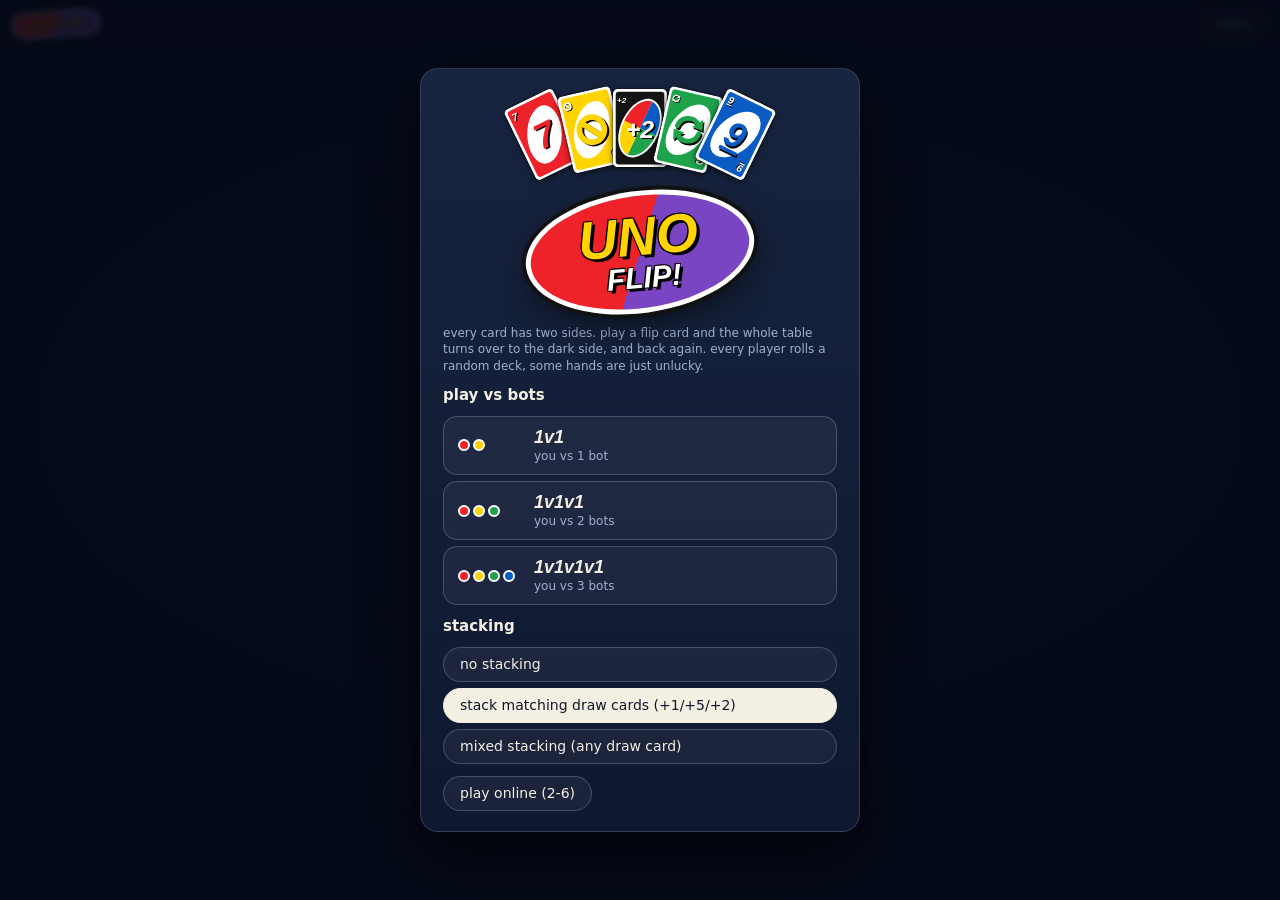
<file: games/uno flip/uno-flip.html>
<!doctype html><html lang="en"><head><meta charset="utf-8"><meta name="viewport" content="width=device-width,initial-scale=1"><title>UNO FLIP!</title>
<style>
@property --tc{syntax:'<color>';inherits:true;initial-value:#2a3350}
*{box-sizing:border-box;margin:0}
html,body{height:100%;overflow:hidden;background:#0a1020;color:#f3efe3;font:14px/1.35 system-ui,-apple-system,'Segoe UI',sans-serif;user-select:none;-webkit-tap-highlight-color:transparent}
#app:before{content:'';position:absolute;inset:0;z-index:0;pointer-events:none;opacity:0;transition:opacity .7s;background:repeating-linear-gradient(135deg,#ffffff07 0 2px,transparent 2px 16px),radial-gradient(ellipse 85% 62% at 50% 46%,color-mix(in oklab,var(--tc) 30%,#150a24),#07040d 80%)}#app.dark:before{opacity:1}#app>*{position:relative;z-index:1}
#app{position:fixed;inset:0;display:flex;flex-direction:column;--cwa:min(11.5vh,17vw);--cw:var(--cwa);--tc:#2a3350;transition:--tc .6s;background:radial-gradient(ellipse 85% 62% at 50% 46%,color-mix(in oklab,var(--tc) 34%,#0b1226),#0a1020 78%)}
button{font:inherit;color:inherit;background:#ffffff0d;border:1px solid #ffffff30;border-radius:999px;padding:7px 16px;cursor:pointer;transition:transform .12s,background .15s}
button:hover{background:#ffffff1c}button:active{transform:scale(.96)}button:disabled{opacity:.4;cursor:default}
button.sel{background:#f3efe3;color:#101827;border-color:#f3efe3}
#bar{display:flex;align-items:center;gap:12px;padding:8px 12px;font-size:12px;color:#9fb0d0;border-bottom:1px solid #ffffff14;background:#0005}#bar span{flex:1}
.brand{display:inline-grid;place-items:center;height:26px;padding:0 12px;border-radius:13px;background:linear-gradient(115deg,#ee2229 50%,#7a45c2 50%);border:2px solid #fff;font:900 italic 12px 'Arial Black','Helvetica Neue',sans-serif;color:#ffd400;text-shadow:1px 1px 0 #000;transform:rotate(-4deg);white-space:nowrap}
/* seats */
#opps{display:flex;justify-content:center;align-items:flex-start;gap:clamp(8px,3vw,28px);flex-wrap:wrap;padding:10px 8px 4px;min-height:calc(var(--cwa)*.5*1.45 + 78px)}
.seat{position:relative;min-width:98px;padding:6px 10px 9px;border-radius:14px;font-size:12px;color:#9fb0d0;display:flex;flex-direction:column;align-items:center;transition:background .3s,box-shadow .3s,transform .3s}
.seat.act{background:#ffffff12;box-shadow:0 0 0 2px var(--tc),0 0 22px -4px var(--tc);color:#f3efe3;transform:translateY(2px)}
.nm{display:flex;align-items:center;gap:6px;font-weight:700;color:#f3efe3;max-width:150px}.nm>span:nth-child(2){overflow:hidden;text-overflow:ellipsis;white-space:nowrap}
.av{flex:none;width:20px;height:20px;border-radius:50%;display:grid;place-items:center;font:900 11px 'Arial Black',sans-serif;color:#111;text-transform:uppercase}
.cnt{flex:none;min-width:22px;height:20px;border-radius:10px;background:#111;border:2px solid #fff;color:#fff;font:800 11px/16px system-ui;text-align:center;padding:0 5px}
.seat small{display:block;font-size:11px}
.dots{display:inline-flex;gap:2px;color:#f3efe3}.dots i{width:4px;height:4px;border-radius:50%;background:currentColor;animation:bl 1s infinite}.dots i:nth-child(2){animation-delay:.15s}.dots i:nth-child(3){animation-delay:.3s}
.unob{font:900 italic 12px 'Arial Black',sans-serif;color:#ffd400;text-shadow:1px 1px 0 #000;margin-top:2px;animation:ubp .6s ease-in-out infinite alternate}
.fan{display:flex;margin-top:6px;height:calc(var(--cwa)*.5*1.45)}.fan .card{--cw:calc(var(--cwa)*.5);margin-left:calc(var(--cw)*-.68);transform:rotate(var(--r,0deg));transform-origin:50% 100%}.fan .card:first-child{margin-left:0}
/* table */
#mid{flex:1;display:flex;flex-direction:column;align-items:center;justify-content:center;gap:12px;min-height:0}
#tbl{position:relative;display:flex;gap:calc(var(--cw)*.4);align-items:center}
.ring{position:absolute;left:50%;top:50%;width:calc(var(--cw)*3.2);height:calc(var(--cw)*3.2);margin:calc(var(--cw)*-1.6) 0 0 calc(var(--cw)*-1.6);color:var(--tc);opacity:.35;pointer-events:none;animation:spin 18s linear infinite}.ring.ccw{animation-direction:reverse}
#deck,#pile{position:relative;z-index:1;width:var(--cw);height:calc(var(--cw)*1.45)}#deck .card,#pile .card{position:absolute;left:0;top:0}
#deck.ok{cursor:pointer}#deck.ok .card:last-child{animation:nudge 1.3s ease-in-out infinite}
#pile:before{content:'';position:absolute;inset:-9px;border-radius:calc(var(--cw)*.17);border:3px solid var(--tc);box-shadow:0 0 26px var(--tc),inset 0 0 18px -6px var(--tc);opacity:.9}
.rip{position:absolute;left:50%;top:50%;width:calc(var(--cw)*1.2);height:calc(var(--cw)*1.2);margin:calc(var(--cw)*-.6) 0 0 calc(var(--cw)*-.6);border-radius:50%;border:3px solid var(--tc);pointer-events:none;animation:rip .6s ease-out forwards}
#info{font-size:12px;color:#9fb0d0;display:flex;gap:14px;align-items:center}#info i{display:inline-block;width:12px;height:12px;border-radius:50%;vertical-align:-2px;margin-right:6px;border:2px solid #fff}.pendb{color:#ff9d8f;font-weight:700}
#log{min-height:20px;text-align:center;font-size:13px;color:#e7e2d3;padding:0 10px}
#acts{display:flex;gap:8px;justify-content:center;min-height:40px;align-items:center}#acts b{font-weight:600;margin-right:6px;color:#9fb0d0}#me.mine{color:#ffd400}#me.mine:before{content:'';display:inline-block;width:8px;height:8px;border-radius:50%;background:#ffd400;margin-right:7px;animation:pulse .7s infinite alternate}
#bd,#bp{font-weight:800;font-style:italic;padding:9px 22px;border-color:#fff}#bd{background:#ee2229;color:#fff}#bd:hover{background:#ff4047}#bp{background:#ffd400;color:#111}#bp:hover{background:#ffe14d}
#bd:not([hidden]),#bp:not([hidden]){animation:pop .35s cubic-bezier(.2,1.4,.4,1)}
/* cards */
.card{width:var(--cw);height:calc(var(--cw)*1.45);border-radius:calc(var(--cw)*.09);box-shadow:0 2px 6px #0009,0 0 0 1px #0004;position:relative;flex:none}.card svg{display:block;width:100%;height:100%}
#hand,#pile{perspective:900px}#hand{height:calc(var(--cw)*1.45 + 46px);display:flex;justify-content:center;align-items:flex-end;padding:0 10px 10px}
.hc{overflow:hidden;cursor:pointer;transform-origin:50% 100%;transform:translateY(var(--y,0px)) rotate(var(--r,0deg));transition:transform .18s cubic-bezier(.2,.9,.3,1.2),filter .2s,box-shadow .2s,translate .2s}
.hc.ok{translate:0 -10px;box-shadow:0 0 0 2px #fffa,0 0 16px 2px #fff6,0 2px 6px #0009}
.hc:hover{transform:translateY(calc(var(--y,0px) - 24px)) rotate(0deg) scale(1.07);z-index:5}
.hc.no{filter:brightness(.6) saturate(.7);cursor:default}.hc.no:hover{transform:translateY(var(--y,0px)) rotate(var(--r,0deg));z-index:auto}
.card.new{animation:newc .42s cubic-bezier(.2,1.2,.4,1) var(--d,0s) backwards}.card.newo{animation:newo .4s cubic-bezier(.2,1.2,.4,1) var(--d,0s) backwards}
.card.land{animation:land .38s cubic-bezier(.2,1.3,.4,1)}
/* overlays */
.scr{position:fixed;inset:0;z-index:20;display:flex;align-items:center;justify-content:center;background:#050a18d9;padding:10px;backdrop-filter:blur(3px)}.scr[hidden]{display:none}
.pn{background:linear-gradient(#18243f,#0f1830);border:1px solid #ffffff22;border-radius:18px;padding:20px 22px;max-width:440px;width:100%;display:flex;flex-direction:column;gap:12px;max-height:100%;overflow:auto;box-shadow:0 24px 60px #000a;animation:panel .35s cubic-bezier(.2,1.2,.4,1)}
.pn h2{font:700 15px system-ui}.pn h2.big{font:900 italic 40px/1.1 'Arial Black','Helvetica Neue',sans-serif;color:#ffd400;text-shadow:3px 3px 0 #000;text-align:center;animation:pop .5s cubic-bezier(.2,1.5,.4,1)}.pn p,.pn small{color:#9fb0d0;font-size:12px}
.opts{display:flex;flex-direction:column;gap:6px}.opts button{text-align:left}.row{display:flex;gap:8px;flex-wrap:wrap}#pr,#wp .row{justify-content:center}
.logo{align-self:center;display:flex;flex-direction:column;align-items:center;justify-content:center;width:230px;height:122px;border-radius:50%;background:linear-gradient(115deg,#ee2229 50%,#7a45c2 50%);border:5px solid #fff;box-shadow:0 0 0 4px #111,0 10px 30px #0008;transform:rotate(-8deg);animation:pop .6s cubic-bezier(.2,1.5,.4,1)}
.logo span{font:900 italic 54px/.95 'Arial Black','Helvetica Neue',sans-serif;color:#ffd400;text-shadow:3px 3px 0 #000,-1px -1px 0 #000,1px -1px 0 #000,-1px 1px 0 #000;transform:rotate(3deg)}
.logo em{font:900 italic 30px/1 'Arial Black','Helvetica Neue',sans-serif;color:#fff;text-shadow:3px 3px 0 #000,-1px -1px 0 #000,1px -1px 0 #000,-1px 1px 0 #000;transform:rotate(3deg)}
.demo{display:flex;justify-content:center;height:90px;--cw:54px;padding-left:20px}.demo .card{margin-left:-20px;transform-origin:50% 130%;transform:rotate(var(--r));animation:dm .6s cubic-bezier(.2,1.3,.4,1) var(--d) backwards}
.opts button.mode{display:flex;align-items:center;gap:14px;border-radius:14px;padding:10px 14px}.mode b{font:900 italic 18px 'Arial Black','Helvetica Neue',sans-serif}.mode small{display:block}
.pd{display:flex;gap:3px;width:62px}.pd i{width:12px;height:12px;border-radius:50%;border:2px solid #fff}.pd i:nth-child(1){background:#ee2229}.pd i:nth-child(2){background:#ffd400}.pd i:nth-child(3){background:#1ea34b}.pd i:nth-child(4){background:#0a5bc4}
.sq{width:84px;height:84px;border-radius:50%;border:4px solid #fff;cursor:pointer;color:#fff;display:flex;align-items:flex-end;justify-content:center;padding-bottom:10px;font:800 12px system-ui;text-shadow:0 1px 3px #000;box-shadow:0 6px 16px #0007;transition:transform .15s;animation:pop .35s cubic-bezier(.2,1.4,.4,1) backwards}.sq:hover{transform:scale(1.12)}
.pl{padding:2px 0;border-bottom:1px solid #22345a}
.co{position:fixed;z-index:40;pointer-events:none;font:900 italic 28px 'Arial Black','Helvetica Neue',sans-serif;white-space:nowrap;-webkit-text-stroke:1.5px #000;paint-order:stroke fill;text-shadow:0 3px 0 #000}
.cf{position:fixed;z-index:60;pointer-events:none;border-radius:2px}

.hc:after{content:'';position:absolute;inset:0;background:linear-gradient(105deg,transparent 35%,#ffffff66 50%,transparent 65%);translate:-130% 0;pointer-events:none}.hc:hover:after{animation:sheen .7s ease-out}
.seat.enter{animation:seatin .55s cubic-bezier(.2,1.2,.4,1) var(--sd,0s) backwards}.seat.one{animation:alert 1.1s ease-in-out infinite}
.sdb{font-weight:800;padding:1px 10px;border-radius:9px;border:1px solid #ffffff55;color:#fff}.sdb.L{background:#ffffff22}.sdb.D{background:#000a;color:#ff7ac0;border-color:#ff7ac0}
.flash{position:fixed;inset:0;z-index:50;background:#fff;pointer-events:none}
.shock{position:fixed;z-index:45;pointer-events:none;border-radius:50%;border:5px solid #fff;width:60px;height:60px;margin:-30px 0 0 -30px}
.bigfx{position:fixed;left:50%;top:40%;z-index:55;pointer-events:none;text-align:center;font:900 italic 68px/1 'Arial Black','Helvetica Neue',sans-serif;color:#ffd400;-webkit-text-stroke:3px #000;paint-order:stroke fill;text-shadow:0 6px 0 #000;white-space:nowrap}
.bigfx small{display:block;font:800 italic 20px system-ui;color:#fff;-webkit-text-stroke:0;text-shadow:0 2px 0 #000;margin-top:10px}
@keyframes sheen{to{translate:130% 0}}
@keyframes seatin{from{opacity:0;translate:0 -30px;scale:.8}}
@keyframes alert{50%{box-shadow:0 0 0 2px #ee2229,0 0 22px 2px #ee2229aa}}
@keyframes spin{to{transform:rotate(360deg)}}
@keyframes bl{0%,60%,100%{opacity:.25;translate:0 0}30%{opacity:1;translate:0 -3px}}
@keyframes pulse{to{scale:1.5;opacity:.5}}@keyframes ubp{to{scale:1.18}}
@keyframes pop{from{scale:.6;opacity:0}}@keyframes panel{from{scale:.92;opacity:0;translate:0 12px}}
@keyframes nudge{50%{transform:translateY(-5px) rotate(-1.5deg)}}
@keyframes newc{from{opacity:0;translate:0 -90px;scale:.5;rotate:-18deg}}
@keyframes newo{from{opacity:0;translate:0 50px;scale:.5}}
@keyframes land{0%{scale:1.25;translate:0 -14px;filter:brightness(1.4)}}
@keyframes rip{from{opacity:.9}to{transform:scale(2.6);opacity:0}}
@keyframes dm{from{opacity:0;translate:0 30px;scale:.6}}
@media (max-height:640px){.demo{display:none}}
@media (prefers-reduced-motion:reduce){*,*:before,*:after{animation-duration:.01ms!important;animation-iteration-count:1!important;transition-duration:.01ms!important}}
</style></head><body>
<div id="app"><div id="bar"><b class="brand">UNO FLIP!</b><span id="mode"></span><button id="menuB">menu</button></div><div id="opps"></div>
<div id="mid"><div id="tbl"><svg class="ring" viewBox="0 0 200 200" aria-hidden="true"><g fill="none" stroke="currentColor" stroke-width="5" stroke-linecap="round"><path d="M182.7 130.1A88 88 0 0 1 17.3 130.1"/><path d="M17.3 69.9A88 88 0 0 1 182.7 69.9"/></g><g fill="currentColor"><polygon points="13.2,118.8 9.8,132.8 24.8,127.4"/><polygon points="186.8,81.2 190.2,67.2 175.2,72.6"/></g></svg><div id="deck"></div><div id="pile"></div></div><div id="info"></div><div id="log"></div></div>
<div id="acts"><b id="me"></b><button id="bd" hidden>draw</button><button id="bp" hidden>pass</button></div><div id="hand"></div></div>
<div class="scr" id="menu"><div class="pn" id="mp"></div></div><div class="scr" id="pick" hidden><div class="pn"><h2>choose a color</h2><div class="row" id="pr"></div></div></div><div class="scr" id="win" hidden><div class="pn" id="wp"></div></div>
<script type="module">
const $=s=>document.querySelector(s),E=(t,c,h)=>{const e=document.createElement(t);if(c)e.className=c;if(h!=null)e.innerHTML=h;return e},R=n=>Math.random()*n|0,pk=a=>a[R(a.length)],esc=s=>String(s).replace(/[&<>"]/g,m=>({'&':'&amp;','<':'&lt;','>':'&gt;','"':'&quot;'}[m]));
const RM=matchMedia('(prefers-reduced-motion: reduce)').matches;
/* light side: R Y G B   dark side: P(ink) T(eal) O(range) U(purple) */
const CC={R:'#ee2229',Y:'#ffd400',G:'#1ea34b',B:'#0a5bc4',P:'#e8479b',T:'#16a9a0',O:'#f28a1f',U:'#7a45c2'},CN={R:'red',Y:'yellow',G:'green',B:'blue',P:'pink',T:'teal',O:'orange',U:'purple'},SC={L:'RYGB',D:'PTOU'};
let B=null;try{B=parent.__wcBridge||null}catch{}
const wcWarn=e=>{console.error(e);let d=document.getElementById('wcerr')||document.body.appendChild(Object.assign(document.createElement('div'),{id:'wcerr',style:'position:fixed;left:8px;right:8px;bottom:8px;z-index:99;background:#7f1d1d;color:#fff;padding:8px 12px;border-radius:10px;font:12px system-ui'}));d.textContent='online error: '+(e&&(e.code||e.message)||e)+' (path games/ext_unoflip)'};
/* wolfchat bridge: when this page is not given one by the parent, connect to the same firebase project + signed-in account on our own */
if(!B)try{const act=localStorage.getItem('wc_active')||'main',pf=act==='main'?'wc_profile':'wc_profile_'+act;let p=null;try{p=JSON.parse(localStorage.getItem(pf))}catch{}
 const nm=String(p&&p.name||'').replace(/[^\w-]/g,'');
 if(nm){const U='https://www.gstatic.com/firebasejs/10.12.2/',[A,D,Au]=await Promise.all([import(U+'firebase-app.js'),import(U+'firebase-database.js'),import(U+'firebase-auth.js')]);
  const C={apiKey:'AIzaSyBg5DGLubsHuH3ub3AtzpRenSMH6x1hZPs',authDomain:'wolfchatlol.firebaseapp.com',databaseURL:'https://wolfchatlol-default-rtdb.firebaseio.com',projectId:'wolfchatlol',appId:'1:654485297853:web:b1b93e7d7cef780fd275d4'};
  const app=act==='main'?A.initializeApp(C):A.initializeApp(C,act),au=Au.getAuth(app);
  try{await Promise.race([au.authStateReady(),new Promise(r=>setTimeout(r,4000))])}catch{}
  B={name:()=>nm,disp:n=>n,path:()=>'games/ext_unoflip',post:()=>{},fb:{db:D.getDatabase(app),ref:D.ref,push:D.push,set:D.set,update:D.update,runTransaction:D.runTransaction,onValue:(r,cb,er)=>D.onValue(r,cb,er||wcWarn)}}}}catch(e){console.error(e);B=null}

const me=B?B.name():'you',isBot=n=>n.endsWith('(bot)'),dn=n=>B&&!isBot(n)?B.disp(n):n;
/* weights: number, skip, reverse, draw, flip, wild, wild-draw */
const TI=[{id:'god',n:'overpowered',i:'👑',c:'#ffd23f',w:[22,12,10,14,12,8,22],p:18},{id:'str',n:'strong',i:'🔥',c:'#ff7a2f',w:[40,10,9,12,9,6,14],p:22},{id:'mid',n:'balanced',i:'⚖️',c:'#7fd0ff',w:[60,8,8,8,7,4,5],p:28},{id:'weak',n:'weak',i:'🪨',c:'#9aa7bd',w:[82,5,4,4,3,1,1],p:20},{id:'bad',n:'cursed',i:'💀',c:'#b36cff',w:[96,2,1,1,0,0,0],p:12},{id:'basic',n:'basic',i:'🃏',c:'#c9d4ea',w:[88,4,3,3,2,0,0],p:0}];
function mkDeck(){let r=R(100),t=TI[2];for(const x of TI){if((r-=x.p)<0){t=x;break}}const n={bad:2,weak:3}[t.id]||4,sh=s=>[...s].sort(()=>Math.random()-.5).slice(0,n).join('');return{t:t.id,c:sh('RYGB'),k:sh('PTOU')}}
/* a card is 4 chars: light face + dark face, e.g. "R5T3". faces: color+value (1-9, S skip, R reverse, D draw, F flip, WW wild, W2 wild +2 (light), WC wild draw color (dark)) */
function rf(d,sd){const t=TI.find(x=>x.id===d.t);let r=Math.random()*t.w.reduce((a,b)=>a+b),k=0;for(;k<6&&(r-=t.w[k])>=0;k++);if(k===5)return'WW';if(k===6)return sd==='L'?'W2':'WC';return pk([...(sd==='L'?d.c:d.k)])+(k?'SRDF'[k-1]:1+R(9))}
function roll(d){const l=rf(d,'L');if(l[1]==='F')return l+pk([...d.k])+'F';let k;do k=rf(d,'D');while(k[1]==='F');return l+k}
/* ---- rules (shared by solo + online) ---- */
const ff=(c,sd)=>sd==='L'?c.slice(0,2):c.slice(2,4);
const dc=f=>f[1]==='D'||f==='W2';
const ok=(g,c)=>{const f=ff(c,g.side);if(g.pend)return g.stack==='mix'?dc(f):g.stack==='same'?(g.pt==='2'?f==='W2':f[1]==='D'):false;const tf=ff(g.top,g.side);return f[0]==='W'||f[0]===g.col||(tf[0]!=='W'&&f[1]===tf[1])};
const nx=(g,n,k=1)=>{const o=g.ord;return o[((o.indexOf(n)+g.dir*k)%o.length+o.length)%o.length]};
function give(g,n,k){const h=g.hands[n]=g.hands[n]||[];for(let i=0;i<k&&h.length<70;i++)h.push(roll(g.decks[n]))}
function giveUntil(g,n,col,sd){const h=g.hands[n]=g.hands[n]||[],d={...g.decks[n],c:'RYGB',k:'PTOU'};let i=0;while(i<40&&h.length<70){const c=roll(d);h.push(c);i++;if(ff(c,sd)[0]===col)break}return i}
function begin(g){g.st='live';g.dir=1;g.pend=0;g.pt='';g.drew=0;g.win=null;g.side='L';g.decks={};g.hands={};g.ord.forEach(n=>g.decks[n]=isBot(n)?{t:'basic',c:'RYGB',k:'PTOU'}:mkDeck());g.ord.forEach(n=>give(g,n,7));let t;do t=roll({t:'mid',c:'RYGB',k:'PTOU'});while(!/^[RYGB]\d/.test(t));g.top=t;g.col=t[0];g.turn=pk(g.ord);g.ev={id:(g.ev?.id||0)+1,l:[{k:'b'}]};g.ts=Date.now()}
function act(g,w,a){if(g.st!=='live'||g.turn!==w)return false;g.hands=g.hands||{};const h=g.hands[w]||[],ev=[],SD=g.side;
 if(a.t==='p'){const c=a.c,f=ff(c,SD);if(!h.includes(c)||!ok(g,c)||(f[0]==='W'&&!SC[SD].includes(a.col)))return false;h.splice(h.indexOf(c),1);g.hands[w]=h;g.top=c;g.col=f[0]==='W'?a.col:f[0];g.drew=0;ev.push({k:'p',by:w,c,col:g.col,sd:SD});
  let t=nx(g,w);const v=f[1],co=f[0]!=='W';
  if(v==='S'&&co){if(SD==='L'){ev.push({k:'s',by:t});t=nx(g,t)}else{ev.push({k:'sa'});t=w}}
  else if(v==='R'&&co){g.dir*=-1;ev.push({k:'r'});t=g.ord.length===2?w:nx(g,w)}
  else if(v==='F'&&co){g.side=SD==='L'?'D':'L';g.col=ff(c,g.side)[0];ev.push({k:'f',side:g.side})}
  else if(dc(f)){const n=f==='W2'?2:SD==='L'?1:5;if(g.stack==='off'){give(g,t,n);ev.push({k:'d',by:t,n});t=nx(g,t)}else{g.pend+=n;g.pt=f==='W2'?'2':'D';ev.push({k:'st',n:g.pend})}}
  else if(f==='WC'){const n=giveUntil(g,t,g.col,SD);ev.push({k:'d',by:t,n,wc:g.col});t=nx(g,t)}
  g.turn=t;if(!h.length){g.st='done';g.win=w;g.turn=null;ev.push({k:'w',by:w})}else if(h.length===1)ev.push({k:'u',by:w})}
 else if(a.t==='d'){if(g.pend){const n=g.pend;give(g,w,n);g.pend=0;ev.push({k:'d',by:w,n});g.turn=nx(g,w)}else{if(g.drew)return false;give(g,w,1);const c=g.hands[w].at(-1);ev.push({k:'d',by:w,n:1});if(ok(g,c))g.drew=1;else g.turn=nx(g,w)}}
 else if(a.t==='x'){if(!g.drew)return false;g.drew=0;g.turn=nx(g,w)}else return false;
 g.ts=Date.now();g.ev={id:(g.ev?.id||0)+1,l:ev};return true}

/* ---- cards (double-sided, drawn as svg) ---- */
const labf=(f,sd)=>f==='WW'?'wild':f==='W2'?'+2':f==='WC'?'draw color':f[1]==='D'?(sd==='L'?'+1':'+5'):f[1]==='S'?(sd==='L'?'skip':'skip all'):f[1]==='R'?'rev':f[1]==='F'?'flip':f[1];
const FONT="'Arial Black','Helvetica Neue',Arial,sans-serif";
const ul=(x,y,fs,f,o)=>`<rect x="${x-fs*.27+o}" y="${y+fs*.09+o}" width="${fs*.54}" height="${fs*.1}" fill="${o?'#000':f}"/>`;
const gt=(t,x,y,fs,f,o=1.6)=>`<g font-family="${FONT}" font-weight="900" font-style="italic" text-anchor="middle" font-size="${fs}"><text x="${x+o}" y="${y+o}" fill="#000">${t}</text><text x="${x}" y="${y}" fill="${f}">${t}</text></g>`+(t==='6'||t==='9'?ul(x,y,fs,f,o)+ul(x,y,fs,f,0):'');
const arrow='M-18-5H2V-13L18 0L2 13V5H-18Z';
const fhalf=c=>`<path d="M-14-2A14.2 14.2 0 0 1 10-10" fill="none" stroke="${c}" stroke-width="6" stroke-linecap="round"/><polygon points="17.5,-2.5 15.5,-16 4,-4.5" fill="${c}"/>`;
const icon=(k,col,dk)=>k==='S'?(dk?`<g fill="none" stroke="${col}"><circle r="19" stroke-width="4"/><circle r="9" stroke-width="4"/><path d="M-14-14L14 14" stroke-width="5"/></g>`:`<circle r="15.5" fill="none" stroke="${col}" stroke-width="7"/><path d="M-11-11L11 11" stroke="${col}" stroke-width="7"/>`)
 :k==='F'?`<g>${fhalf(col)}<g transform="rotate(180)">${fhalf(col)}</g></g>`
 :`<g transform="rotate(-42)" fill="${col}"><path d="${arrow}" transform="translate(0 -12.5) scale(.82)"/><path d="${arrow}" transform="translate(0 12.5) rotate(180) scale(.82)"/></g>`;
const wov=(rx,ry,rim,K)=>`<ellipse rx="${rx+rim}" ry="${ry+rim}" fill="#fff"/><path fill="${K[0]}" d="M0 0H${-rx}A${rx} ${ry} 0 0 1 0 ${-ry}Z"/><path fill="${K[1]}" d="M0 0V${-ry}A${rx} ${ry} 0 0 1 ${rx} 0Z"/><path fill="${K[2]}" d="M0 0H${rx}A${rx} ${ry} 0 0 1 0 ${ry}Z"/><path fill="${K[3]}" d="M0 0V${ry}A${rx} ${ry} 0 0 1 ${-rx} 0Z"/>`;
const KL=[CC.R,CC.B,CC.G,CC.Y],KD=[CC.P,CC.U,CC.T,CC.O];
function face(f,sd){const col=f[0],v=f[1],W=col==='W',dk=sd==='D',K=dk?KD:KL;
 let s=`<svg viewBox="0 0 100 145" aria-hidden="true"><rect width="100" height="145" rx="9" fill="${dk?'#16101f':'#fff'}"/>${dk?'<rect x=".75" y=".75" width="98.5" height="143.5" rx="8.5" fill="none" stroke="#ffffff55" stroke-width="1.5"/>':''}<rect x="5" y="5" width="90" height="135" rx="6" fill="${W?'#141414':CC[col]}"/>`;
 const both=cor=>cor+`<g transform="rotate(180 50 72.5)">${cor}</g>`,mini=`<g transform="translate(15 21) rotate(25) scale(.27)">${wov(28,46,5,K)}</g>`;
 if(!W){s+=`<ellipse cx="50" cy="72.5" rx="32" ry="54" fill="#fff" transform="rotate(25 50 72.5)"/>`;
  if(/\d/.test(v))s+=gt(v,50,96,66,CC[col],3)+both(gt(v,15,26,19,'#fff'));
  else if(v==='D'){const n=dk?'+5':'+1';s+=gt(n,50,91,52,CC[col],3)+both(gt(n,16,26,15,'#fff'))}
  else{const k=1.5;s+=`<g transform="translate(53 75.5) scale(${k})">${icon(v,'#000',dk)}</g><g transform="translate(50 72.5) scale(${k})">${icon(v,CC[col],dk)}</g>`;
   s+=both(`<g transform="translate(17 22.3) scale(.4)">${icon(v,'#000',dk)}</g><g transform="translate(15.6 20.9) scale(.4)">${icon(v,'#fff',dk)}</g>`)}}
 else{s+=`<g transform="translate(50 72.5) rotate(25)">${wov(32,54,3.5,K)}</g>`;
  if(f==='W2')s+=gt('+2',50,90,46,'#fff',3)+both(gt('+2',16,26,15,'#fff'));
  else if(f==='WC')s+=`<g transform="rotate(-25 50 72.5)">${gt('DRAW',50,70,17,'#fff',1.4)}${gt('COLOR',50,89,17,'#fff',1.4)}</g>`+both(mini);
  else s+=both(mini)}
 return s+'</svg>'}
const BACK=`<svg viewBox="0 0 100 145" aria-hidden="true"><defs><linearGradient id="fbk" x1="0" y1="0" x2="1" y2="1"><stop offset=".5" stop-color="${CC.R}"/><stop offset=".5" stop-color="${CC.U}"/></linearGradient></defs><rect width="100" height="145" rx="9" fill="#fff"/><rect x="5" y="5" width="90" height="135" rx="6" fill="#141414"/><ellipse cx="50" cy="72.5" rx="32" ry="54" fill="url(#fbk)" transform="rotate(25 50 72.5)"/><g transform="rotate(-25 50 72.5)">${gt('UNO',50,72,25,CC.Y,2)}${gt('FLIP!',50,92,19,'#fff',1.6)}</g></svg>`;
let vs='L';  /* side currently drawn */
const fcache={},F=(c,sd)=>{const f=ff(c,sd),k=sd+f;return fcache[k]||(fcache[k]=face(f,sd))};
function card(c,down,sd=vs){const e=E('div','card'+(down?' back':''),down?BACK:F(c,sd));e.dataset.c=down?'':c;if(!down){const f=ff(c,sd);e.setAttribute('aria-label',f[0]==='W'?labf(f,sd):CN[f[0]]+' '+labf(f,sd))}return e}
const cardW=()=>$('#deck .card')?.offsetWidth||60,rc=q=>$(q).getBoundingClientRect();
const vo=f=>f[0]==='W'?(f==='WW'?14:15):/\d/.test(f[1])?+f[1]:'SRDF'.indexOf(f[1])+10,srt=sd=>(a,b)=>{const x=ff(a,sd),y=ff(b,sd),o=SC[sd]+'W';return(o.indexOf(x[0])-o.indexOf(y[0]))||vo(x)-vo(y)};

/* ---- motion helpers ---- */
let epoch=0;const T=(ms,fn)=>{const e=epoch;setTimeout(()=>{if(e===epoch)fn()},ms)};
function fly(c,f,t,dl=0,o={}){const w=cardW(),e=card(c||'WW',!c);e.style.cssText=`position:fixed;left:0;top:0;z-index:30;pointer-events:none;--cw:${w}px;box-shadow:0 8px 18px #0008`;document.body.append(e);
 const s0=o.s0??1,s1=o.s1??1,r0=o.r0??0,r1=o.r1??0,ry0=o.flip?80:0,fx=f.left+f.width/2,fy=f.top+f.height/2,tx=t.left+t.width/2,ty=t.top+t.height/2,
 P=(x,y,s,a,ry)=>`translate(${x-w/2}px,${y-w*.725}px) perspective(700px) rotateY(${ry}deg) rotate(${a}deg) scale(${s})`;
 e.animate([{transform:P(fx,fy,s0,r0,ry0)},{transform:P((fx+tx)/2,(fy+ty)/2-34,(s0+s1)/2+.08,(r0+r1)/2,0),offset:.5},{transform:P(tx,ty,s1,r1,0)}],{duration:RM?1:o.dur||380,delay:dl,easing:'cubic-bezier(.25,.7,.3,1)',fill:'both'}).onfinish=()=>e.remove()}
const seatEl=n=>document.querySelector(`.seat[data-n="${n}"]`),seatRect=n=>(seatEl(n)||$('#hand')).getBoundingClientRect();
function callout(t,r,col='#fff'){if(RM)return;const e=E('div','co',t);e.style.cssText=`left:${r.left+r.width/2}px;top:${r.top+r.height/2}px;color:${col}`;document.body.append(e);
 e.animate([{transform:'translate(-50%,-30%) scale(.4)',opacity:0},{transform:'translate(-50%,-50%) scale(1.15)',opacity:1,offset:.22},{transform:'translate(-50%,-95%) scale(1)',opacity:0}],{duration:1100,easing:'ease-out'}).onfinish=()=>e.remove()}
const hit=n=>{if(RM)return;(seatEl(n)||$('#hand')).animate([{translate:'0 0'},{translate:'-7px 0'},{translate:'7px 0'},{translate:'-4px 0'},{translate:'0 0'}],{duration:380})};
const bump=()=>{if(!RM)$('.ring').animate([{scale:1,opacity:.35},{scale:.6,opacity:.9},{scale:1,opacity:.35}],{duration:600})};
function confetti(){if(RM)return;const cs=[...Object.values(CC),'#fff'];for(let i=0;i<110;i++){const e=E('i','cf'),s=6+R(7);e.style.cssText=`left:${R(innerWidth)}px;top:-20px;width:${s}px;height:${s*1.6}px;background:${pk(cs)}`;document.body.append(e);
 e.animate([{transform:'translate(0,0) rotate(0)'},{transform:`translate(${R(240)-120}px,${innerHeight+40}px) rotate(${R(900)-450}deg)`}],{duration:1800+R(1600),delay:R(500),easing:'cubic-bezier(.2,.5,.5,1)',fill:'both'}).onfinish=()=>e.remove()}}
const say=t=>{const L=$('#log');L.textContent=t;if(!RM)L.animate([{opacity:.15,transform:'translateY(5px)'},{opacity:1,transform:'none'}],{duration:240,easing:'ease-out'})},add=t=>{$('#log').textContent+=t};
/* flip: every card in your hand and on the pile turns over, the table changes sides */
function flipEl(e,ns,dl=0){const c=e.dataset.c;if(RM){e.innerHTML=F(c,ns);return}const a=e.animate([{rotate:'0 1 0 0deg'},{rotate:'0 1 0 90deg'}],{duration:230,delay:dl,easing:'ease-in',fill:'forwards'});a.onfinish=()=>{e.innerHTML=F(c,ns);e.animate([{rotate:'0 1 0 -90deg'},{rotate:'0 1 0 0deg'}],{duration:300,easing:'cubic-bezier(.2,1.3,.4,1)'});a.cancel()}}
function flipFx(ns){if(RM)return;const f=E('div','flash');document.body.append(f);f.animate([{opacity:0},{opacity:ns==='D'?.35:.6,offset:.2},{opacity:0}],{duration:700}).onfinish=()=>f.remove();
 const pr=rc('#pile'),s=E('div','shock');s.style.cssText=`left:${pr.left+pr.width/2}px;top:${pr.top+pr.height/2}px;border-color:${ns==='D'?CC.P:'#fff'}`;document.body.append(s);s.animate([{transform:'scale(.2)',opacity:.9},{transform:'scale(14)',opacity:0}],{duration:900,easing:'ease-out'}).onfinish=()=>s.remove();
 const b=E('div','bigfx',`FLIP!<small>${ns==='D'?'dark side':'light side'}</small>`);document.body.append(b);b.animate([{transform:'translate(-50%,-50%) scale(.2) rotate(-16deg)',opacity:0},{transform:'translate(-50%,-50%) scale(1.15) rotate(3deg)',opacity:1,offset:.3},{transform:'translate(-50%,-50%) scale(1) rotate(0)',opacity:1,offset:.7},{transform:'translate(-50%,-90%) scale(1)',opacity:0}],{duration:1200,easing:'ease-out'}).onfinish=()=>b.remove()}
function flipAll(ns){vs=ns;$('#app').classList.toggle('dark',ns==='D');document.querySelectorAll('#hand .card,#pile .card').forEach((e,i)=>flipEl(e,ns,Math.min(i,14)*28));info(true);flipFx(ns)}
function shuffle(){if(RM)return;[...$('#deck').children].forEach((e,i)=>{const b=`${-i*1.4}px ${-i*1.4}px`,d=i%2?1:-1;e.animate([{translate:b,rotate:'0deg'},{translate:`${d*36}px ${-i*3}px`,rotate:`${d*16}deg`,offset:.45},{translate:b,rotate:'0deg'}],{duration:520,delay:i*45,easing:'ease-in-out'})})}

/* ---- state + drawing ---- */
let lock=0,G=null,O=null,lastEv=null,flown=0,hist=[],stackSel='same',tables={},offs=[],prevH=[],prevC={},dealAnim=0,evBase=0,ownRot=0,soloN=3;
const stackNames={off:'no stacking',same:'stack matching draw cards (+1/+5/+2)',mix:'mixed stacking (any draw card)'};
const tier=n=>TI.find(x=>x.id===G.decks[n].t);
function pile(d,land){T(d,()=>{const p=$('#pile');p.replaceChildren();hist.slice(-3).forEach((x,i,a)=>{const e=card(x.c);e.style.transform=`rotate(${x.r}deg)`;e.style.translate=`${x.r*.8}px ${x.r%5}px`;if(land&&i===a.length-1)e.classList.add('land');p.append(e)});if(land&&!RM){const r=E('i','rip');p.append(r);r.onanimationend=()=>r.remove()}})}
function deal(g,base){if(RM)return;const dr=rc('#deck'),np=g.ord.length;for(let i=0;i<7;i++)g.ord.forEach((n,pi)=>fly(null,dr,n===me?rc('#hand'):seatRect(n),base+(i*np+pi)*55,{s1:n===me?.9:.4,dur:320}))}
function onState(g){const old=G;G=g;if(g.st==='lobby')return lobbyView();$('#menu').hidden=true;lock=0;
 const first=lastEv==null||!old||old.st==='lobby'||(old.st==='done'&&g.st==='live'),fresh=g.ev&&g.ev.id!==lastEv;lastEv=g.ev?.id;let dm=0;evBase=0;
 const fl=!first&&fresh&&g.ev.l.some(x=>x.k==='f');vs=fl?(g.side==='L'?'D':'L'):g.side;
 if(first){epoch++;dm=RM?0:520+g.ord.length*7*55+420;hist=[{c:g.top,r:0}];prevH=[];prevC={};dealAnim=1;$('#pile').replaceChildren();$('#deck').replaceChildren(...[0,1,2,3].map(i=>{const e=card('WW',1);e.style.translate=`${-i*1.4}px ${-i*1.4}px`;return e}));$('#win').hidden=true;say(`your deck: ${tier(me).i} ${tier(me).n}`);B&&parent.postMessage({wcActivity:{name:'uno flip',detail:O?'online table':'vs bots'}},'*');lock=1;T(dm,()=>{lock=0})}
 else if(fresh){const pe=g.ev.l.find(x=>x.k==='p');evBase=pe?380:0;if(pe){const own=pe.by===me&&flown;hist.push({c:pe.c,r:own?ownRot:R(16)-8});if(hist.length>6)hist.shift();pile(own?345:400,true)}}
 $('#mode').textContent=(O?'':g.ord.map(()=>1).join('v')+' · ')+stackNames[g.stack];render();
 if(first){shuffle();deal(g,RM?0:520);T(Math.max(dm-60,0),()=>fly(g.top,rc('#deck'),rc('#pile'),0,{dur:340,flip:1}));pile(dm+280,true)}
 if(fl){lock=1;T(evBase+800,()=>{lock=0});T(evBase+160,()=>flipAll(g.side))}
 if(fresh&&!first)g.ev.l.forEach(fx);if(!O)botTurn(first?dm:fl?700:0)}
function info(anim){const g=G,sb=`<span class="sdb ${vs}">${vs==='L'?'light side':'dark side'}</span>`;$('#info').innerHTML=`<span><i style="background:${CC[g.col]}"></i>${CN[g.col]}</span>${sb}<span>${g.dir>0?'clockwise':'counter-clockwise'}</span>${g.pend?`<span class=pendb>+${g.pend} to take</span>`:''}`;if(anim&&!RM)$('.sdb').animate([{rotate:'1 0 0 90deg'},{rotate:'1 0 0 0deg'}],{duration:400,easing:'cubic-bezier(.2,1.3,.4,1)'})}
function decorate(e,c,my){const pl=my&&ok(G,c);e.classList.remove('ok','no');if(my)e.classList.add(pl?'ok':'no');e.onclick=()=>pl&&play(c,e)}
function render(){const g=G,my=g.turn===me&&g.st==='live',o=$('#opps'),np=g.ord.length,mi=g.ord.indexOf(me),dl=dealAnim;o.replaceChildren();
 g.ord.forEach((n,pi)=>{if(n===me)return;const h=(g.hands[n]||[]).length,t=tier(n),act=g.turn===n,nm=esc(dn(n)),
  s=E('div','seat'+(act?' act':'')+(h===1?' one':'')+(dl?' enter':''),`<div class=nm><span class=av style="background:${t.c}">${nm[0]||'?'}</span><span>${nm}</span><span class=cnt>${h}</span>${act?'<span class=dots><i></i><i></i><i></i></span>':''}</div><small>${t.i} ${t.n} deck</small>${h===1?'<em class=unob>UNO!</em>':''}<div class=fan></div>`);s.dataset.n=n;if(dl)s.style.setProperty('--sd',pi*120+'ms');
  const f=s.querySelector('.fan'),show=Math.min(h,8),was=prevC[n];
  for(let j=0;j<show;j++){const e=card('WW',1);e.style.setProperty('--r',(j-(show-1)/2)*7+'deg');
   if(dl){e.classList.add('newo');e.style.setProperty('--d',(j*np+pi)*55+240+520+'ms')}else if(was!=null&&j>=was){e.classList.add('newo');e.style.setProperty('--d',300+evBase+(j-was)*60+'ms')}f.append(e)}
  o.append(s)});
 info();$('#app').style.setProperty('--tc',CC[g.col]);$('#app').classList.toggle('dark',vs==='D');$('.ring').classList.toggle('ccw',g.dir<0);
 $('#me').textContent=my?'your turn':g.st==='live'?`waiting for ${dn(g.turn)}`:'';$('#me').classList.toggle('mine',my);
 const hd=[...(g.hands[me]||[])].sort(srt(g.side)),H=$('#hand'),n=hd.length,cw=cardW(),step=Math.min(cw*.6,n>1?(H.clientWidth-cw-20)/(n-1):cw),per=n>1?Math.min(3.4,26/(n-1)):0,pc={};prevH.forEach(c=>pc[c]=(pc[c]||0)+1);H.replaceChildren();let k=0;
 hd.forEach((c,i)=>{const e=card(c),t=i-(n-1)/2;e.classList.add('hc');decorate(e,c,my);
  e.style.marginLeft=i?step-cw+'px':0;e.style.setProperty('--r',t*per+'deg');e.style.setProperty('--y',t*t*per*.22+'px');
  if(dl){e.classList.add('new');e.style.setProperty('--d',(i*np+mi)*55+240+520+'ms')}else if(pc[c]>0)pc[c]--;else{e.classList.add('new');e.style.setProperty('--d',300+evBase+k++*60+'ms')}
  H.append(e);if(my&&!RM&&e.classList.contains('ok'))e.animate([{translate:'0 -10px'},{translate:'0 -16px'},{translate:'0 -10px'}],{duration:2200,delay:900+i*90,iterations:Infinity,easing:'ease-in-out'})});
 prevH=hd;g.ord.forEach(n=>prevC[n]=(g.hands[n]||[]).length);dealAnim=0;
 $('#bd').hidden=!my||!!g.drew;$('#bd').textContent=g.pend?'take '+g.pend:'draw';$('#bp').hidden=!(my&&g.drew);$('#deck').classList.toggle('ok',my&&!g.drew)}
function fx(e){const pr=rc('#pile'),dr=rc('#deck'),tb=rc('#tbl');
 if(e.k==='p'){const f=ff(e.c,e.sd),r=hist.at(-1)?.r||0;if(!(e.by===me&&flown))fly(e.c,seatRect(e.by),pr,0,{s0:.5,r0:R(30)-15,r1:r,flip:1});flown=0;say(`${dn(e.by)} played ${f[0]==='W'?labf(f,e.sd)+', color '+CN[e.col]:CN[f[0]]+' '+labf(f,e.sd)}`);if(f[0]==='W')T(400,()=>callout(CN[e.col],pr,CC[e.col]))}
 else if(e.k==='d'){const t=e.by===me?rc('#hand'):seatRect(e.by);for(let i=0;i<Math.min(e.n,6);i++)fly(null,dr,t,evBase+i*60,{s1:e.by===me?.9:.4,dur:360});const m=`${dn(e.by)} drew ${e.n}${e.wc?' looking for '+CN[e.wc]:''}`;evBase?add(' · '+m):say(m);if(e.n>1)T(evBase+250,()=>{callout('+'+e.n,t,e.wc?CC[e.wc]:'#ff6a5e');hit(e.by)})}
 else if(e.k==='s'){add(` · ${dn(e.by)} is skipped`);T(evBase+150,()=>{callout('SKIP',seatRect(e.by),CC.Y);hit(e.by)})}
 else if(e.k==='sa'){add(' · everyone is skipped');T(evBase+150,()=>{callout('SKIP ALL!',tb,CC.Y);bump();G.ord.forEach(n=>hit(n))})}
 else if(e.k==='r'){add(' · direction reversed');T(evBase+150,()=>{callout('REVERSE',tb,'#fff');bump()})}
 else if(e.k==='f')add(` · flip! ${e.side==='D'?'dark':'light'} side`);
 else if(e.k==='st'){add(` · stack is +${e.n}`);T(evBase+300,()=>callout('+'+e.n,tb,'#ff6a5e'))}
 else if(e.k==='u'){add(` · ${dn(e.by)} has one card left`);T(evBase+300,()=>callout('UNO!',seatRect(e.by),CC.Y))}
 else if(e.k==='w')T(700,()=>win(e.by))}
function win(by){const w=$('#win'),host=!O||G.host===me;w.hidden=false;$('#wp').innerHTML=`<h2 class=big>${by===me?'you win!':esc(dn(by))+' wins'}</h2><div class=row>${host?'<button id=again>play again</button>':'<small>waiting for the host to start another round</small>'}<button id=tomenu>menu</button></div>`;if(by===me){confetti();T(500,confetti)}
 $('#tomenu').onclick=leave;$('#again')&&($('#again').onclick=()=>{if(O)tx(O.r,g=>{if(g.st==='done'){begin(g);return g}});else startSolo()})}
function pick(cb,sd){$('#pick').hidden=false;$('#pr').replaceChildren(...[...SC[sd]].map((c,i)=>{const b=E('div','sq',CN[c]);b.style.background=CC[c];b.style.animationDelay=i*50+'ms';b.onclick=()=>{$('#pick').hidden=true;cb(c)};return b}))}
function play(c,e,col){if(lock)return;const sd=G.side;if(ff(c,sd)[0]==='W'&&!col)return pick(k=>play(c,e,k),sd);flown=1;ownRot=R(16)-8;fly(c,e.getBoundingClientRect(),rc('#pile'),0,{r0:parseFloat(e.style.getPropertyValue('--r'))||0,r1:ownRot,dur:340});e.style.visibility='hidden';send({t:'p',c,col})}
$('#bd').onclick=$('#deck').onclick=()=>{if(!lock&&G&&G.turn===me&&G.st==='live'&&!G.drew)send({t:'d'})};$('#bp').onclick=()=>send({t:'x'});
/* ---- solo (1v1, 1v1v1, 1v1v1v1) ---- */
const BOTS=['rex (bot)','luna (bot)','fang (bot)'];
function startSolo(n=soloN){soloN=n;O=null;G={st:'live',stack:stackSel,ord:[me,...[...BOTS].sort(()=>Math.random()-.5).slice(0,n)],host:me};lastEv=null;begin(G);onState(G)}
function send(a){lock=1;setTimeout(()=>lock=0,1200);if(O)tx(O.r,g=>act(g,me,a)?g:undefined);else if(act(G,me,a))onState(G);else lock=0}
function botTurn(x=0){if(O||!G||G.st!=='live'||G.turn===me)return;const b=G.turn;setTimeout(()=>{if(O||!G||G.turn!==b||G.st!=='live')return;const h=G.hands[b]||[],pl=h.filter(c=>ok(G,c)),rcol=()=>pk([...SC[G.side]]),go=()=>({t:'p',c:pk(pl),col:rcol()});
 /* easy bots: random plays, random wild colors, miss plays sometimes, rarely stack */
 if(G.pend)act(G,b,pl.length&&Math.random()<.3?go():{t:'d'});
 else if(!pl.length)act(G,b,{t:'d'});
 else if(G.drew)act(G,b,Math.random()<.6?go():{t:'x'});
 else if(Math.random()<.3)act(G,b,{t:'d'});
 else act(G,b,go());
 onState(G)},900+R(600)+x)}
/* ---- online ---- */
/* ---- online ---- */
const tx=(r,f)=>B.fb.runTransaction(r,cur=>cur?(f(cur)||undefined):cur).catch(wcWarn);
function attach(id){const{db,ref,onValue}=B.fb;O={id,r:ref(db,B.path()+'/'+id)};lastEv=null;offs.push(onValue(O.r,s=>{const g=s.val();if(!g){O=null;G=null;return menu()}onState(g)}))}
function host(){const{db,ref,push,set}=B.fb,id=push(ref(db,B.path())).key;set(ref(db,B.path()+'/'+id),{st:'lobby',host:me,stack:stackSel,ord:[me],ts:Date.now()});attach(id);B.post(`**${dn(me)}** opened a UNO FLIP! table. open settings > games > uno flip to join (2-6 players)`)}
function goOnline(){if(!B){$('#mp').innerHTML='<h2>online needs wolfchat</h2><p>open this game from the games tab.</p><button id=bk>back</button>';$('#bk').onclick=menu;return}const{db,ref,onValue}=B.fb;offs.forEach(f=>f());offs=[];let done=0;lobbyList();
 offs.push(onValue(ref(db,B.path()),s=>{tables=s.val()||{};if(!O){const mine=Object.entries(tables).find(([,g])=>g.ord?.includes(me)&&g.st!=='done'&&Date.now()-g.ts<36e5);if(mine)return attach(mine[0]);lobbyList()}if(!done){done=1;setTimeout(()=>{if(!O&&!Object.values(tables).some(g=>g.st==='lobby'&&Date.now()-g.ts<18e5))host()},500)}}))}
function lobbyList(){$('#menu').hidden=false;const ts=Object.entries(tables).filter(([,g])=>g.st==='lobby'&&Date.now()-g.ts<18e5&&g.ord.length<6),m=$('#mp');m.innerHTML=`<h2>online tables</h2><div class=opts>${ts.map(([id,g])=>`<button data-id="${id}">join ${dn(g.host)}'s table · ${g.ord.length}/6 · ${stackNames[g.stack]}</button>`).join('')||'<p>looking for tables...</p>'}</div><div class=row><button id=hostB>host a table</button><button id=bk>back</button></div>`;
 m.querySelectorAll('[data-id]').forEach(b=>b.onclick=()=>{const id=b.dataset.id;B.fb.runTransaction(B.fb.ref(B.fb.db,B.path()+'/'+id),c=>{if(c&&c.st==='lobby'&&c.ord.length<6&&!c.ord.includes(me)){c.ord.push(me);c.ts=Date.now()}return c}).then(()=>attach(id))});$('#hostB').onclick=host;$('#bk').onclick=leave}
function lobbyView(){const g=G,m=$('#mp'),h=g.host===me;$('#menu').hidden=false;m.innerHTML=`<h2>uno flip table</h2><div>${g.ord.map(n=>`<div class=pl>${dn(n)}${n===g.host?' (host)':''}</div>`).join('')}</div>${h?seg(g.stack):`<p>${stackNames[g.stack]}</p>`}<small>${g.ord.length}/6 players. everyone gets a random deck, from overpowered to cursed.</small><div class=row>${h?`<button id=go ${g.ord.length<2?'disabled':''}>start</button>`:''}<button id=bk>${h?'cancel table':'leave'}</button></div>`;
 m.querySelectorAll('[data-s]').forEach(b=>b.onclick=()=>{stackSel=b.dataset.s;B.fb.update(O.r,{stack:stackSel})});$('#bk').onclick=leave;$('#go')&&($('#go').onclick=()=>tx(O.r,c=>{if(c.st==='lobby'&&c.ord.length>1){begin(c);return c}}))}
function leave(){epoch++;offs.forEach(f=>f());offs=[];if(O&&G){if(G.host===me&&G.st==='lobby')B.fb.set(O.r,null);else if(G.st==='lobby')tx(O.r,c=>{c.ord=c.ord.filter(n=>n!==me);return c})}O=null;G=null;lastEv=null;$('#win').hidden=true;menu()}
const seg=s=>`<div class=opts>${Object.keys(stackNames).map(k=>`<button data-s="${k}" class="${s===k?'sel':''}">${stackNames[k]}</button>`).join('')}</div>`;

let ds='L';
function menu(){$('#menu').hidden=false;const m=$('#mp');
 m.innerHTML=`<div class=logo><span>UNO</span><em>FLIP!</em></div><p>every card has two sides. play a flip card and the whole table turns over to the dark side, and back again. every player rolls a random deck, some hands are just unlucky.</p><h2>play vs bots</h2><div class=opts>${[1,2,3].map(n=>`<button class=mode data-n="${n}"><span class=pd>${'<i></i>'.repeat(n+1)}</span><span><b>${Array(n+1).fill(1).join('v')}</b><small>you vs ${n} bot${n>1?'s':''}</small></span></button>`).join('')}</div><h2>stacking</h2>${seg(stackSel)}<div class=row><button id=onl>play online (2-6)</button></div>`;
 ds='L';const d=E('div','demo');['R7T3','YSOS','W2WC','GFUF','B9P9'].forEach((c,i)=>{const e=card(c,0,'L');e.style.setProperty('--r',(i-2)*13+'deg');e.style.setProperty('--d',i*70+'ms');d.append(e)});m.prepend(d);
 m.querySelectorAll('[data-s]').forEach(b=>b.onclick=()=>{stackSel=b.dataset.s;m.querySelectorAll('[data-s]').forEach(x=>x.classList.toggle('sel',x===b))});
 m.querySelectorAll('[data-n]').forEach(b=>b.onclick=()=>startSolo(+b.dataset.n));$('#onl').onclick=goOnline}
setInterval(()=>{const d=document.querySelector('.demo');if(!d||$('#menu').hidden||document.hidden)return;ds=ds==='L'?'D':'L';[...d.children].forEach((e,i)=>flipEl(e,ds,i*110))},2800);
$('#menuB').onclick=()=>{if(O||G)leave();else menu()};
menu();
</script></body></html>
</file>
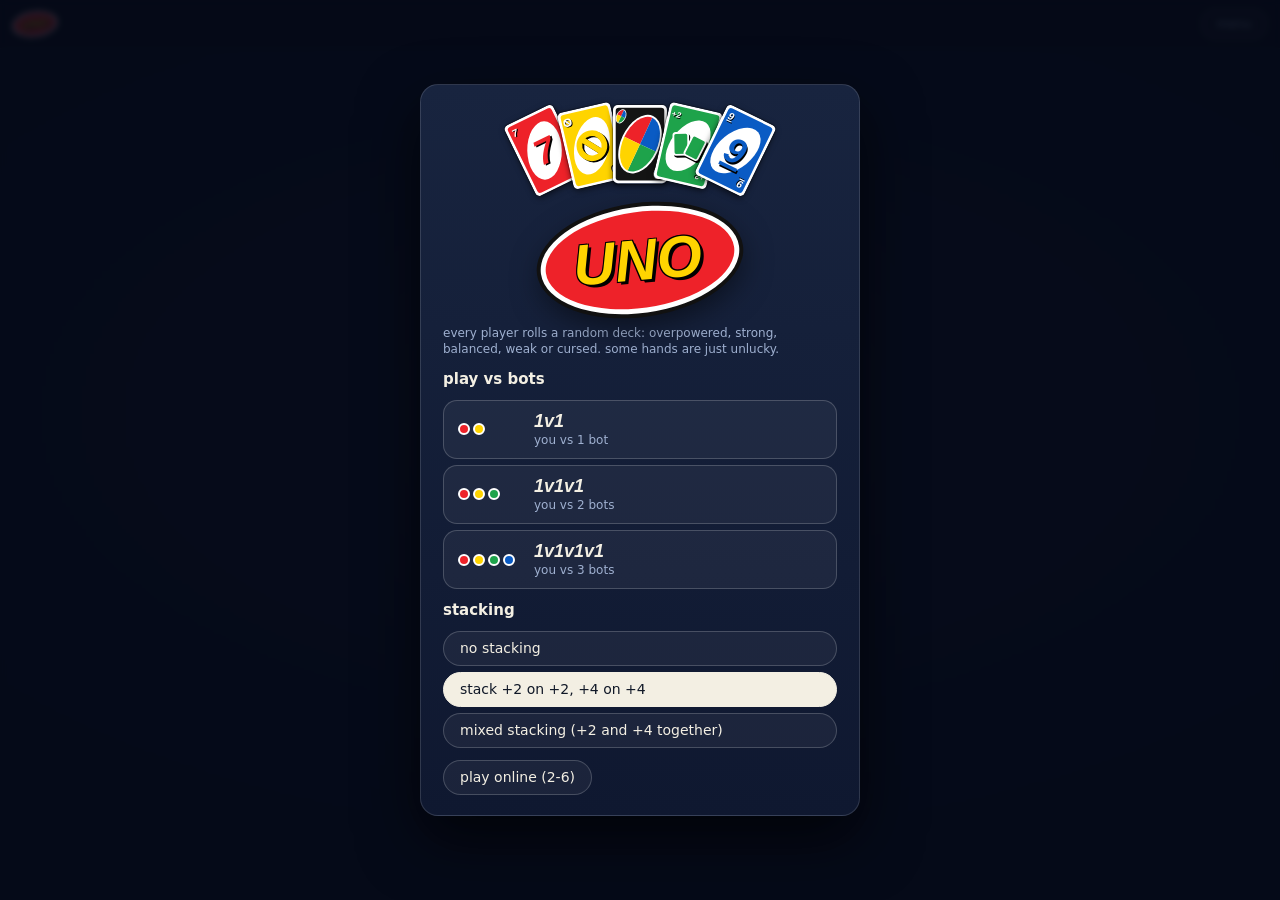
<file: games/uno/uno.html>
<!doctype html><html lang="en"><head><meta charset="utf-8"><meta name="viewport" content="width=device-width,initial-scale=1"><title>uno</title>
<style>
@property --tc{syntax:'<color>';inherits:true;initial-value:#2a3350}
*{box-sizing:border-box;margin:0}
html,body{height:100%;overflow:hidden;background:#0a1020;color:#f3efe3;font:14px/1.35 system-ui,-apple-system,'Segoe UI',sans-serif;user-select:none;-webkit-tap-highlight-color:transparent}
#app{position:fixed;inset:0;display:flex;flex-direction:column;--cwa:min(11.5vh,17vw);--cw:var(--cwa);--tc:#2a3350;transition:--tc .6s;background:radial-gradient(ellipse 85% 62% at 50% 46%,color-mix(in oklab,var(--tc) 34%,#0b1226),#0a1020 78%)}
button{font:inherit;color:inherit;background:#ffffff0d;border:1px solid #ffffff30;border-radius:999px;padding:7px 16px;cursor:pointer;transition:transform .12s,background .15s}
button:hover{background:#ffffff1c}button:active{transform:scale(.96)}button:disabled{opacity:.4;cursor:default}
button.sel{background:#f3efe3;color:#101827;border-color:#f3efe3}
#bar{display:flex;align-items:center;gap:12px;padding:8px 12px;font-size:12px;color:#9fb0d0;border-bottom:1px solid #ffffff14;background:#0005}#bar span{flex:1}
.brand{display:inline-grid;place-items:center;width:46px;height:26px;border-radius:50%;background:#ee2229;border:2px solid #fff;font:900 italic 12px 'Arial Black','Helvetica Neue',sans-serif;color:#ffd400;text-shadow:1px 1px 0 #000;transform:rotate(-8deg)}
/* seats */
#opps{display:flex;justify-content:center;align-items:flex-start;gap:clamp(8px,3vw,28px);flex-wrap:wrap;padding:10px 8px 4px;min-height:calc(var(--cwa)*.5*1.45 + 78px)}
.seat{position:relative;min-width:98px;padding:6px 10px 9px;border-radius:14px;font-size:12px;color:#9fb0d0;display:flex;flex-direction:column;align-items:center;transition:background .3s,box-shadow .3s,transform .3s}
.seat.act{background:#ffffff12;box-shadow:0 0 0 2px var(--tc),0 0 22px -4px var(--tc);color:#f3efe3;transform:translateY(2px)}
.nm{display:flex;align-items:center;gap:6px;font-weight:700;color:#f3efe3;max-width:150px}.nm>span:nth-child(2){overflow:hidden;text-overflow:ellipsis;white-space:nowrap}
.av{flex:none;width:20px;height:20px;border-radius:50%;display:grid;place-items:center;font:900 11px 'Arial Black',sans-serif;color:#111;text-transform:uppercase}
.cnt{flex:none;min-width:22px;height:20px;border-radius:10px;background:#111;border:2px solid #fff;color:#fff;font:800 11px/16px system-ui;text-align:center;padding:0 5px}
.seat small{display:block;font-size:11px}
.dots{display:inline-flex;gap:2px;color:#f3efe3}.dots i{width:4px;height:4px;border-radius:50%;background:currentColor;animation:bl 1s infinite}.dots i:nth-child(2){animation-delay:.15s}.dots i:nth-child(3){animation-delay:.3s}
.unob{font:900 italic 12px 'Arial Black',sans-serif;color:#ffd400;text-shadow:1px 1px 0 #000;margin-top:2px;animation:ubp .6s ease-in-out infinite alternate}
.fan{display:flex;margin-top:6px;height:calc(var(--cwa)*.5*1.45)}.fan .card{--cw:calc(var(--cwa)*.5);margin-left:calc(var(--cw)*-.68);transform:rotate(var(--r,0deg));transform-origin:50% 100%}.fan .card:first-child{margin-left:0}
/* table */
#mid{flex:1;display:flex;flex-direction:column;align-items:center;justify-content:center;gap:12px;min-height:0}
#tbl{position:relative;display:flex;gap:calc(var(--cw)*.4);align-items:center}
.ring{position:absolute;left:50%;top:50%;width:calc(var(--cw)*3.2);height:calc(var(--cw)*3.2);margin:calc(var(--cw)*-1.6) 0 0 calc(var(--cw)*-1.6);color:var(--tc);opacity:.35;pointer-events:none;animation:spin 18s linear infinite}.ring.ccw{animation-direction:reverse}
#deck,#pile{position:relative;z-index:1;width:var(--cw);height:calc(var(--cw)*1.45)}#deck .card,#pile .card{position:absolute;left:0;top:0}
#deck.ok{cursor:pointer}#deck.ok .card:last-child{animation:nudge 1.3s ease-in-out infinite}
#pile:before{content:'';position:absolute;inset:-9px;border-radius:calc(var(--cw)*.17);border:3px solid var(--tc);box-shadow:0 0 26px var(--tc),inset 0 0 18px -6px var(--tc);opacity:.9}
.rip{position:absolute;left:50%;top:50%;width:calc(var(--cw)*1.2);height:calc(var(--cw)*1.2);margin:calc(var(--cw)*-.6) 0 0 calc(var(--cw)*-.6);border-radius:50%;border:3px solid var(--tc);pointer-events:none;animation:rip .6s ease-out forwards}
#info{font-size:12px;color:#9fb0d0;display:flex;gap:14px;align-items:center}#info i{display:inline-block;width:12px;height:12px;border-radius:50%;vertical-align:-2px;margin-right:6px;border:2px solid #fff}.pendb{color:#ff9d8f;font-weight:700}
#log{min-height:20px;text-align:center;font-size:13px;color:#e7e2d3;padding:0 10px}
#acts{display:flex;gap:8px;justify-content:center;min-height:40px;align-items:center}#acts b{font-weight:600;margin-right:6px;color:#9fb0d0}#me.mine{color:#ffd400}#me.mine:before{content:'';display:inline-block;width:8px;height:8px;border-radius:50%;background:#ffd400;margin-right:7px;animation:pulse .7s infinite alternate}
#bd,#bp{font-weight:800;font-style:italic;padding:9px 22px;border-color:#fff}#bd{background:#ee2229;color:#fff}#bd:hover{background:#ff4047}#bp{background:#ffd400;color:#111}#bp:hover{background:#ffe14d}
#bd:not([hidden]),#bp:not([hidden]){animation:pop .35s cubic-bezier(.2,1.4,.4,1)}
/* cards */
.card{width:var(--cw);height:calc(var(--cw)*1.45);border-radius:calc(var(--cw)*.09);box-shadow:0 2px 6px #0009,0 0 0 1px #0004;position:relative;flex:none}.card svg{display:block;width:100%;height:100%}
#hand{height:calc(var(--cw)*1.45 + 52px);display:flex;justify-content:center;align-items:flex-end;padding:0 10px 18px}
.hc{cursor:pointer;transform-origin:50% 100%;transform:translateY(var(--y,0px)) rotate(var(--r,0deg));transition:transform .18s cubic-bezier(.2,.9,.3,1.2),filter .2s,box-shadow .2s,translate .2s}
.hc.ok{translate:0 -10px;box-shadow:0 0 0 2px #fffa,0 0 16px 2px #fff6,0 2px 6px #0009}
.hc:hover{transform:translateY(calc(var(--y,0px) - 24px)) rotate(0deg) scale(1.07);z-index:5}
.hc.no{filter:brightness(.6) saturate(.7);cursor:default}.hc.no:hover{transform:translateY(var(--y,0px)) rotate(var(--r,0deg));z-index:auto}
.card.new{animation:newc .42s cubic-bezier(.2,1.2,.4,1) var(--d,0s) backwards}.card.newo{animation:newo .4s cubic-bezier(.2,1.2,.4,1) var(--d,0s) backwards}
.card.land{animation:land .38s cubic-bezier(.2,1.3,.4,1)}
/* overlays */
.scr{position:fixed;inset:0;z-index:20;display:flex;align-items:center;justify-content:center;background:#050a18d9;padding:10px;backdrop-filter:blur(3px)}.scr[hidden]{display:none}
.pn{background:linear-gradient(#18243f,#0f1830);border:1px solid #ffffff22;border-radius:18px;padding:20px 22px;max-width:440px;width:100%;display:flex;flex-direction:column;gap:12px;max-height:100%;overflow:auto;box-shadow:0 24px 60px #000a;animation:panel .35s cubic-bezier(.2,1.2,.4,1)}
.pn h2{font:700 15px system-ui}.pn h2.big{font:900 italic 40px/1.1 'Arial Black','Helvetica Neue',sans-serif;color:#ffd400;text-shadow:3px 3px 0 #000;text-align:center;animation:pop .5s cubic-bezier(.2,1.5,.4,1)}.pn p,.pn small{color:#9fb0d0;font-size:12px}
.opts{display:flex;flex-direction:column;gap:6px}.opts button{text-align:left}.row{display:flex;gap:8px;flex-wrap:wrap}#pr,#wp .row{justify-content:center}
.logo{align-self:center;display:grid;place-items:center;width:200px;height:106px;border-radius:50%;background:#ee2229;border:5px solid #fff;box-shadow:0 0 0 4px #111,0 10px 30px #0008;transform:rotate(-8deg);animation:pop .6s cubic-bezier(.2,1.5,.4,1)}
.logo span{font:900 italic 58px/1 'Arial Black','Helvetica Neue',sans-serif;color:#ffd400;text-shadow:3px 3px 0 #000,-1px -1px 0 #000,1px -1px 0 #000,-1px 1px 0 #000;transform:rotate(3deg);padding-right:6px}
.demo{display:flex;justify-content:center;height:90px;--cw:54px;padding-left:20px}.demo .card{margin-left:-20px;transform-origin:50% 130%;transform:rotate(var(--r));animation:dm .6s cubic-bezier(.2,1.3,.4,1) var(--d) backwards}
.opts button.mode{display:flex;align-items:center;gap:14px;border-radius:14px;padding:10px 14px}.mode b{font:900 italic 18px 'Arial Black','Helvetica Neue',sans-serif}.mode small{display:block}
.pd{display:flex;gap:3px;width:62px}.pd i{width:12px;height:12px;border-radius:50%;border:2px solid #fff}.pd i:nth-child(1){background:#ee2229}.pd i:nth-child(2){background:#ffd400}.pd i:nth-child(3){background:#1ea34b}.pd i:nth-child(4){background:#0a5bc4}
.sq{width:84px;height:84px;border-radius:50%;border:4px solid #fff;cursor:pointer;color:#fff;display:flex;align-items:flex-end;justify-content:center;padding-bottom:10px;font:800 12px system-ui;text-shadow:0 1px 3px #000;box-shadow:0 6px 16px #0007;transition:transform .15s;animation:pop .35s cubic-bezier(.2,1.4,.4,1) backwards}.sq:hover{transform:scale(1.12)}
.pl{padding:2px 0;border-bottom:1px solid #22345a}
.co{position:fixed;z-index:40;pointer-events:none;font:900 italic 28px 'Arial Black','Helvetica Neue',sans-serif;white-space:nowrap;-webkit-text-stroke:1.5px #000;paint-order:stroke fill;text-shadow:0 3px 0 #000}
.cf{position:fixed;z-index:60;pointer-events:none;border-radius:2px}
@keyframes spin{to{transform:rotate(360deg)}}
@keyframes bl{0%,60%,100%{opacity:.25;translate:0 0}30%{opacity:1;translate:0 -3px}}
@keyframes pulse{to{scale:1.5;opacity:.5}}@keyframes ubp{to{scale:1.18}}
@keyframes pop{from{scale:.6;opacity:0}}@keyframes panel{from{scale:.92;opacity:0;translate:0 12px}}
@keyframes nudge{50%{transform:translateY(-5px) rotate(-1.5deg)}}
@keyframes newc{from{opacity:0;translate:0 -90px;scale:.5;rotate:-18deg}}
@keyframes newo{from{opacity:0;translate:0 50px;scale:.5}}
@keyframes land{0%{scale:1.25;translate:0 -14px;filter:brightness(1.4)}}
@keyframes rip{from{opacity:.9}to{transform:scale(2.6);opacity:0}}
@keyframes dm{from{opacity:0;translate:0 30px;scale:.6}}
@media (max-height:640px){.demo{display:none}}
@media (prefers-reduced-motion:reduce){*,*:before,*:after{animation-duration:.01ms!important;animation-iteration-count:1!important;transition-duration:.01ms!important}}
</style></head><body>
<div id="app"><div id="bar"><b class="brand">UNO</b><span id="mode"></span><button id="menuB">menu</button></div><div id="opps"></div>
<div id="mid"><div id="tbl"><svg class="ring" viewBox="0 0 200 200" aria-hidden="true"><g fill="none" stroke="currentColor" stroke-width="5" stroke-linecap="round"><path d="M182.7 130.1A88 88 0 0 1 17.3 130.1"/><path d="M17.3 69.9A88 88 0 0 1 182.7 69.9"/></g><g fill="currentColor"><polygon points="13.2,118.8 9.8,132.8 24.8,127.4"/><polygon points="186.8,81.2 190.2,67.2 175.2,72.6"/></g></svg><div id="deck"></div><div id="pile"></div></div><div id="info"></div><div id="log"></div></div>
<div id="acts"><b id="me"></b><button id="bd" hidden>draw</button><button id="bp" hidden>pass</button></div><div id="hand"></div></div>
<div class="scr" id="menu"><div class="pn" id="mp"></div></div><div class="scr" id="pick" hidden><div class="pn"><h2>choose a color</h2><div class="row" id="pr"></div></div></div><div class="scr" id="win" hidden><div class="pn" id="wp"></div></div>
<script type="module">
const $=s=>document.querySelector(s),E=(t,c,h)=>{const e=document.createElement(t);if(c)e.className=c;if(h!=null)e.innerHTML=h;return e},R=n=>Math.random()*n|0,pk=a=>a[R(a.length)],esc=s=>String(s).replace(/[&<>"]/g,m=>({'&':'&amp;','<':'&lt;','>':'&gt;','"':'&quot;'}[m]));
const RM=matchMedia('(prefers-reduced-motion: reduce)').matches;
const CC={R:'#ee2229',Y:'#ffd400',G:'#1ea34b',B:'#0a5bc4'},CN={R:'red',Y:'yellow',G:'green',B:'blue'};
let B=null;try{B=parent.__wcBridge||null}catch{}
const wcWarn=e=>{console.error(e);let d=document.getElementById('wcerr')||document.body.appendChild(Object.assign(document.createElement('div'),{id:'wcerr',style:'position:fixed;left:8px;right:8px;bottom:8px;z-index:99;background:#7f1d1d;color:#fff;padding:8px 12px;border-radius:10px;font:12px system-ui'}));d.textContent='online error: '+(e&&(e.code||e.message)||e)+' (path games/ext_uno)'};
/* wolfchat bridge: when this page is not given one by the parent, connect to the same firebase project + signed-in account on our own */
if(!B)try{const act=localStorage.getItem('wc_active')||'main',pf=act==='main'?'wc_profile':'wc_profile_'+act;let p=null;try{p=JSON.parse(localStorage.getItem(pf))}catch{}
 const nm=String(p&&p.name||'').replace(/[^\w-]/g,'');
 if(nm){const U='https://www.gstatic.com/firebasejs/10.12.2/',[A,D,Au]=await Promise.all([import(U+'firebase-app.js'),import(U+'firebase-database.js'),import(U+'firebase-auth.js')]);
  const C={apiKey:'AIzaSyBg5DGLubsHuH3ub3AtzpRenSMH6x1hZPs',authDomain:'wolfchatlol.firebaseapp.com',databaseURL:'https://wolfchatlol-default-rtdb.firebaseio.com',projectId:'wolfchatlol',appId:'1:654485297853:web:b1b93e7d7cef780fd275d4'};
  const app=act==='main'?A.initializeApp(C):A.initializeApp(C,act),au=Au.getAuth(app);
  try{await Promise.race([au.authStateReady(),new Promise(r=>setTimeout(r,4000))])}catch{}
  B={name:()=>nm,disp:n=>n,path:()=>'games/ext_uno',post:()=>{},fb:{db:D.getDatabase(app),ref:D.ref,push:D.push,set:D.set,update:D.update,runTransaction:D.runTransaction,onValue:(r,cb,er)=>D.onValue(r,cb,er||wcWarn)}}}}catch(e){console.error(e);B=null}

const me=B?B.name():'you',isBot=n=>n.endsWith('(bot)'),dn=n=>B&&!isBot(n)?B.disp(n):n;
const TI=[{id:'god',n:'overpowered',i:'👑',c:'#ffd23f',w:[22,14,12,18,14,20],p:18},{id:'str',n:'strong',i:'🔥',c:'#ff7a2f',w:[42,10,9,14,11,14],p:22},{id:'mid',n:'balanced',i:'⚖️',c:'#7fd0ff',w:[62,8,8,8,5,6],p:28},{id:'weak',n:'weak',i:'🪨',c:'#9aa7bd',w:[84,5,4,4,2,1],p:20},{id:'bad',n:'cursed',i:'💀',c:'#b36cff',w:[97,2,1,0,0,0],p:12},{id:'basic',n:'basic',i:'🃏',c:'#c9d4ea',w:[90,4,3,3,0,0],p:0}];
function mkDeck(){let r=R(100),t=TI[2];for(const x of TI){if((r-=x.p)<0){t=x;break}}return{t:t.id,c:[...'RYGB'].sort(()=>Math.random()-.5).slice(0,{bad:2,weak:3}[t.id]||4).join('')}}
function roll(d){const t=TI.find(x=>x.id===d.t);let r=Math.random()*t.w.reduce((a,b)=>a+b),k=0;for(;k<5&&(r-=t.w[k])>=0;k++);if(k===4)return'WW';if(k===5)return'W4';const c=pk([...d.c]);return k?c+'SRD'[k-1]:c+R(10)}
/* ---- rules (shared by solo + online) ---- */
const dc=c=>c[1]==='D'||c==='W4';
const ok=(g,c)=>g.pend?(g.stack==='mix'?dc(c):g.stack==='same'?(g.pt==='4'?c==='W4':c[1]==='D'):false):c[0]==='W'||c[0]===g.col||(g.top[0]!=='W'&&c[1]===g.top[1]);
const nx=(g,n,k=1)=>{const o=g.ord;return o[((o.indexOf(n)+g.dir*k)%o.length+o.length)%o.length]};
function give(g,n,k){const h=g.hands[n]=g.hands[n]||[];for(let i=0;i<k&&h.length<70;i++)h.push(roll(g.decks[n]))}
function begin(g){g.st='live';g.dir=1;g.pend=0;g.pt='';g.drew=0;g.win=null;g.decks={};g.hands={};g.ord.forEach(n=>g.decks[n]=isBot(n)?{t:'basic',c:'RYGB'}:mkDeck());g.ord.forEach(n=>give(g,n,7));let t;do t=roll({t:'mid',c:'RYGB'});while(!/^[RYGB]\d$/.test(t));g.top=t;g.col=t[0];g.turn=pk(g.ord);g.ev={id:(g.ev?.id||0)+1,l:[{k:'b'}]};g.ts=Date.now()}
function act(g,w,a){if(g.st!=='live'||g.turn!==w)return false;g.hands=g.hands||{};const h=g.hands[w]||[],ev=[];
 if(a.t==='p'){const c=a.c;if(!h.includes(c)||!ok(g,c)||(c[0]==='W'&&!'RYGB'.includes(a.col)))return false;h.splice(h.indexOf(c),1);g.hands[w]=h;g.top=c;g.col=c[0]==='W'?a.col:c[0];g.drew=0;ev.push({k:'p',by:w,c,col:g.col});
  let t=nx(g,w);const v=c[1];
  if(v==='S'&&c[0]!=='W'){ev.push({k:'s',by:t});t=nx(g,t)}
  else if(v==='R'&&c[0]!=='W'){g.dir*=-1;ev.push({k:'r'});t=g.ord.length===2?w:nx(g,w)}
  else if(dc(c)){const n=v==='D'?2:4;if(g.stack==='off'){give(g,t,n);ev.push({k:'d',by:t,n,big:1});t=nx(g,t)}else{g.pend+=n;g.pt=v==='D'?'2':'4';ev.push({k:'st',n:g.pend})}}
  g.turn=t;if(!h.length){g.st='done';g.win=w;g.turn=null;ev.push({k:'w',by:w})}else if(h.length===1)ev.push({k:'u',by:w})}
 else if(a.t==='d'){if(g.pend){const n=g.pend;give(g,w,n);g.pend=0;ev.push({k:'d',by:w,n,big:n>3});g.turn=nx(g,w)}else{if(g.drew)return false;give(g,w,1);const c=g.hands[w].at(-1);ev.push({k:'d',by:w,n:1});if(ok(g,c))g.drew=1;else g.turn=nx(g,w)}}
 else if(a.t==='x'){if(!g.drew)return false;g.drew=0;g.turn=nx(g,w)}else return false;
 g.ts=Date.now();g.ev={id:(g.ev?.id||0)+1,l:ev};return true}

/* ---- cards (drawn as svg, uno style) ---- */
const lab=c=>c==='WW'?'wild':c==='W4'?'+4':{S:'skip',R:'rev',D:'+2'}[c[1]]||c[1];
const FONT="'Arial Black','Helvetica Neue',Arial,sans-serif";
const ul=(x,y,fs,f,o)=>`<rect x="${x-fs*.27+o}" y="${y+fs*.09+o}" width="${fs*.54}" height="${fs*.1}" fill="${o?'#000':f}"/>`;
const gt=(t,x,y,fs,f,o=1.6)=>`<g font-family="${FONT}" font-weight="900" font-style="italic" text-anchor="middle" font-size="${fs}"><text x="${x+o}" y="${y+o}" fill="#000">${t}</text><text x="${x}" y="${y}" fill="${f}">${t}</text></g>`+(t==='6'||t==='9'?ul(x,y,fs,f,o)+ul(x,y,fs,f,0):'');
const arrow='M-18-5H2V-13L18 0L2 13V5H-18Z';
const icon=(k,col,st)=>k==='S'?`<circle r="15.5" fill="none" stroke="${col}" stroke-width="7"/><path d="M-11-11L11 11" stroke="${col}" stroke-width="7"/>`
 :k==='R'?`<g transform="rotate(-42)" fill="${col}"><path d="${arrow}" transform="translate(0 -12.5) scale(.82)"/><path d="${arrow}" transform="translate(0 12.5) rotate(180) scale(.82)"/></g>`
 :`<g fill="${col}" stroke="${st}" stroke-width="2.6" stroke-linejoin="round"><rect x="-21" y="-16" width="21" height="31" rx="3.5" transform="rotate(-14 -10 0)"/><rect x="0" y="-15" width="21" height="31" rx="3.5" transform="rotate(14 10 0)"/></g>`;
const fan4=o=>[CC.B,CC.G,CC.R,CC.Y].map((c,i)=>`<rect x="-9" y="-26" width="18" height="29" rx="3" fill="${o?'#000':c}" stroke="${o?'#000':'#fff'}" stroke-width="1.8" transform="rotate(${-39+i*26} 0 14)"/>`).join('');
const wov=(rx,ry,rim=3.5)=>`<ellipse rx="${rx+rim}" ry="${ry+rim}" fill="#fff"/><path fill="${CC.R}" d="M0 0H${-rx}A${rx} ${ry} 0 0 1 0 ${-ry}Z"/><path fill="${CC.B}" d="M0 0V${-ry}A${rx} ${ry} 0 0 1 ${rx} 0Z"/><path fill="${CC.G}" d="M0 0H${rx}A${rx} ${ry} 0 0 1 0 ${ry}Z"/><path fill="${CC.Y}" d="M0 0V${ry}A${rx} ${ry} 0 0 1 ${-rx} 0Z"/>`;
function face(c){const col=c[0],v=c[1],W=col==='W';
 let s=`<svg viewBox="0 0 100 145" aria-hidden="true"><rect width="100" height="145" rx="9" fill="#fff"/><rect x="5" y="5" width="90" height="135" rx="6" fill="${W?'#141414':CC[col]}"/>`;
 const both=cor=>cor+`<g transform="rotate(180 50 72.5)">${cor}</g>`;
 if(!W){s+=`<ellipse cx="50" cy="72.5" rx="32" ry="54" fill="#fff" transform="rotate(25 50 72.5)"/>`;
  if(/\d/.test(v))s+=gt(v,50,96,66,CC[col],3)+both(gt(v,15,26,19,'#fff'));
  else{const k=v==='D'?1.3:1.5;s+=`<g transform="translate(53 75.5) scale(${k})">${icon(v,'#000','#000')}</g><g transform="translate(50 72.5) scale(${k})">${icon(v,CC[col],'#fff')}</g>`;
   s+=both(v==='D'?gt('+2',16,26,15,'#fff'):`<g transform="translate(17 22.3) scale(.4)">${icon(v,'#000','#000')}</g><g transform="translate(15.6 20.9) scale(.4)">${icon(v,'#fff','#fff')}</g>`)}}
 else if(v==='4')s+=`<ellipse cx="50" cy="72.5" rx="32" ry="54" fill="#141414" stroke="#fff" stroke-width="3.5" transform="rotate(25 50 72.5)"/><g transform="translate(53 89.8) scale(1.3)">${fan4(1)}</g><g transform="translate(50 86.8) scale(1.3)">${fan4(0)}</g>`+both(gt('+4',17,26,16,'#fff'));
 else s+=`<g transform="translate(50 72.5) rotate(25)">${wov(32,54)}</g>`+both(`<g transform="translate(15 21) rotate(25) scale(.27)">${wov(28,46,5)}</g>`);
 return s+'</svg>'}
const BACK=`<svg viewBox="0 0 100 145" aria-hidden="true"><rect width="100" height="145" rx="9" fill="#fff"/><rect x="5" y="5" width="90" height="135" rx="6" fill="#141414"/><ellipse cx="50" cy="72.5" rx="32" ry="54" fill="${CC.R}" transform="rotate(25 50 72.5)"/><g transform="rotate(-25 50 72.5)">${gt('UNO',50,82,25,CC.Y,2)}</g></svg>`;
const fcache={},F=c=>fcache[c]||(fcache[c]=face(c));
function card(c,down){const e=E('div','card'+(down?' back':''),down?BACK:F(c));e.dataset.c=down?'':c;if(!down)e.setAttribute('aria-label',c[0]==='W'?lab(c):CN[c[0]]+' '+lab(c));return e}
const cardW=()=>$('#deck .card')?.offsetWidth||60,rc=q=>$(q).getBoundingClientRect();
const vo=c=>c[0]==='W'?+(c==='W4'):/\d/.test(c[1])?+c[1]:'SRD'.indexOf(c[1])+10,srt=(a,b)=>('RYGBW'.indexOf(a[0])-'RYGBW'.indexOf(b[0]))||vo(a)-vo(b);

/* ---- motion helpers ---- */
let epoch=0;const T=(ms,fn)=>{const e=epoch;setTimeout(()=>{if(e===epoch)fn()},ms)};
function fly(c,f,t,dl=0,o={}){const w=cardW(),e=card(c||'WW',!c);e.style.cssText=`position:fixed;left:0;top:0;z-index:30;pointer-events:none;--cw:${w}px;box-shadow:0 8px 18px #0008`;document.body.append(e);
 const s0=o.s0??1,s1=o.s1??1,r0=o.r0??0,r1=o.r1??0,ry0=o.flip?80:0,fx=f.left+f.width/2,fy=f.top+f.height/2,tx=t.left+t.width/2,ty=t.top+t.height/2,
 P=(x,y,s,a,ry)=>`translate(${x-w/2}px,${y-w*.725}px) perspective(700px) rotateY(${ry}deg) rotate(${a}deg) scale(${s})`;
 e.animate([{transform:P(fx,fy,s0,r0,ry0)},{transform:P((fx+tx)/2,(fy+ty)/2-34,(s0+s1)/2+.08,(r0+r1)/2,0),offset:.5},{transform:P(tx,ty,s1,r1,0)}],{duration:RM?1:o.dur||380,delay:dl,easing:'cubic-bezier(.25,.7,.3,1)',fill:'both'}).onfinish=()=>e.remove()}
const seatEl=n=>document.querySelector(`.seat[data-n="${n}"]`),seatRect=n=>(seatEl(n)||$('#hand')).getBoundingClientRect();
function callout(t,r,col='#fff'){if(RM)return;const e=E('div','co',t);e.style.cssText=`left:${r.left+r.width/2}px;top:${r.top+r.height/2}px;color:${col}`;document.body.append(e);
 e.animate([{transform:'translate(-50%,-30%) scale(.4)',opacity:0},{transform:'translate(-50%,-50%) scale(1.15)',opacity:1,offset:.22},{transform:'translate(-50%,-95%) scale(1)',opacity:0}],{duration:1100,easing:'ease-out'}).onfinish=()=>e.remove()}
const hit=n=>{if(RM)return;(seatEl(n)||$('#hand')).animate([{translate:'0 0'},{translate:'-7px 0'},{translate:'7px 0'},{translate:'-4px 0'},{translate:'0 0'}],{duration:380})};
const bump=()=>{if(!RM)$('.ring').animate([{scale:1,opacity:.35},{scale:.6,opacity:.9},{scale:1,opacity:.35}],{duration:600})};
function confetti(){if(RM)return;const cs=[...Object.values(CC),'#fff'];for(let i=0;i<90;i++){const e=E('i','cf'),s=6+R(7);e.style.cssText=`left:${R(innerWidth)}px;top:-20px;width:${s}px;height:${s*1.6}px;background:${pk(cs)}`;document.body.append(e);
 e.animate([{transform:'translate(0,0) rotate(0)'},{transform:`translate(${R(240)-120}px,${innerHeight+40}px) rotate(${R(900)-450}deg)`}],{duration:1800+R(1600),delay:R(500),easing:'cubic-bezier(.2,.5,.5,1)',fill:'both'}).onfinish=()=>e.remove()}}
const say=t=>{const L=$('#log');L.textContent=t;if(!RM)L.animate([{opacity:.15,transform:'translateY(5px)'},{opacity:1,transform:'none'}],{duration:240,easing:'ease-out'})},add=t=>{$('#log').textContent+=t};

/* ---- state + drawing ---- */
let lock=0,G=null,O=null,lastEv=null,flown=0,hist=[],stackSel='same',tables={},offs=[],prevH=[],prevC={},dealAnim=0,evBase=0,ownRot=0,soloN=3;
const stackNames={off:'no stacking',same:'stack +2 on +2, +4 on +4',mix:'mixed stacking (+2 and +4 together)'};
const tier=n=>TI.find(x=>x.id===G.decks[n].t);
function pile(d,land){T(d,()=>{const p=$('#pile');p.replaceChildren();hist.slice(-3).forEach((x,i,a)=>{const e=card(x.c);e.style.transform=`rotate(${x.r}deg)`;e.style.translate=`${x.r*.8}px ${x.r%5}px`;if(land&&i===a.length-1)e.classList.add('land');p.append(e)});if(land&&!RM){const r=E('i','rip');p.append(r);r.onanimationend=()=>r.remove()}})}
function deal(g){if(RM)return;const dr=rc('#deck'),np=g.ord.length;for(let i=0;i<7;i++)g.ord.forEach((n,pi)=>fly(null,dr,n===me?rc('#hand'):seatRect(n),(i*np+pi)*55,{s1:n===me?.9:.4,dur:320}))}
function onState(g){const old=G;G=g;if(g.st==='lobby')return lobbyView();$('#menu').hidden=true;lock=0;
 const first=lastEv==null||!old||old.st==='lobby'||(old.st==='done'&&g.st==='live'),fresh=g.ev&&g.ev.id!==lastEv;lastEv=g.ev?.id;let dm=0;evBase=0;
 if(first){epoch++;dm=RM?0:g.ord.length*7*55+420;hist=[{c:g.top,r:0}];prevH=[];prevC={};dealAnim=1;$('#pile').replaceChildren();$('#deck').replaceChildren(...[0,1,2,3].map(i=>{const e=card('WW',1);e.style.translate=`${-i*1.4}px ${-i*1.4}px`;return e}));$('#win').hidden=true;say(`your deck: ${tier(me).i} ${tier(me).n}`);B&&parent.postMessage({wcActivity:{name:'uno',detail:O?'online table':'vs bots'}},'*');lock=1;T(dm,()=>{lock=0})}
 else if(fresh){const pe=g.ev.l.find(x=>x.k==='p');evBase=pe?380:0;if(pe){const own=pe.by===me&&flown;hist.push({c:pe.c,r:own?ownRot:R(16)-8});if(hist.length>6)hist.shift();pile(own?345:400,true)}}
 $('#mode').textContent=(O?'':g.ord.map(()=>1).join('v')+' · ')+stackNames[g.stack];render();
 if(first){deal(g);T(Math.max(dm-60,0),()=>fly(g.top,rc('#deck'),rc('#pile'),0,{dur:340,flip:1}));pile(dm+280,true)}
 if(fresh&&!first)g.ev.l.forEach(fx);if(!O)botTurn(first?dm:0)}
function render(){const g=G,my=g.turn===me&&g.st==='live',o=$('#opps'),np=g.ord.length,mi=g.ord.indexOf(me),dl=dealAnim;o.replaceChildren();
 g.ord.forEach((n,pi)=>{if(n===me)return;const h=(g.hands[n]||[]).length,t=tier(n),act=g.turn===n,nm=esc(dn(n)),
  s=E('div','seat'+(act?' act':''),`<div class=nm><span class=av style="background:${t.c}">${nm[0]||'?'}</span><span>${nm}</span><span class=cnt>${h}</span>${act?'<span class=dots><i></i><i></i><i></i></span>':''}</div><small>${t.i} ${t.n} deck</small>${h===1?'<em class=unob>UNO!</em>':''}<div class=fan></div>`);s.dataset.n=n;
  const f=s.querySelector('.fan'),show=Math.min(h,8),was=prevC[n];
  for(let j=0;j<show;j++){const e=card('WW',1);e.style.setProperty('--r',(j-(show-1)/2)*7+'deg');
   if(dl){e.classList.add('newo');e.style.setProperty('--d',(j*np+pi)*55+240+'ms')}else if(was!=null&&j>=was){e.classList.add('newo');e.style.setProperty('--d',300+evBase+(j-was)*60+'ms')}f.append(e)}
  o.append(s)});
 const cn=CN[g.col];$('#info').innerHTML=`<span><i style="background:${CC[g.col]}"></i>${cn}</span><span>${g.dir>0?'clockwise':'counter-clockwise'}</span>${g.pend?`<span class=pendb>+${g.pend} to take</span>`:''}`;
 $('#app').style.setProperty('--tc',CC[g.col]);$('.ring').classList.toggle('ccw',g.dir<0);
 $('#me').textContent=my?'your turn':g.st==='live'?`waiting for ${dn(g.turn)}`:'';$('#me').classList.toggle('mine',my);
 const hd=[...(g.hands[me]||[])].sort(srt),H=$('#hand'),n=hd.length,cw=cardW(),step=Math.min(cw*.6,n>1?(H.clientWidth-cw-20)/(n-1):cw),per=n>1?Math.min(3.4,26/(n-1)):0,pc={};prevH.forEach(c=>pc[c]=(pc[c]||0)+1);H.replaceChildren();let k=0;
 hd.forEach((c,i)=>{const e=card(c),pl=my&&ok(g,c),t=i-(n-1)/2;e.classList.add('hc');if(my)e.classList.add(pl?'ok':'no');
  e.style.marginLeft=i?step-cw+'px':0;e.style.setProperty('--r',t*per+'deg');e.style.setProperty('--y',t*t*per*.22+'px');
  if(dl){e.classList.add('new');e.style.setProperty('--d',(i*np+mi)*55+240+'ms')}else if(pc[c]>0)pc[c]--;else{e.classList.add('new');e.style.setProperty('--d',300+evBase+k++*60+'ms')}
  e.onclick=()=>pl&&play(c,e);H.append(e)});
 prevH=hd;g.ord.forEach(n=>prevC[n]=(g.hands[n]||[]).length);dealAnim=0;
 $('#bd').hidden=!my||!!g.drew;$('#bd').textContent=g.pend?'take '+g.pend:'draw';$('#bp').hidden=!(my&&g.drew);$('#deck').classList.toggle('ok',my&&!g.drew)}
function fx(e){const pr=rc('#pile'),dr=rc('#deck'),tb=rc('#tbl');
 if(e.k==='p'){const r=hist.at(-1)?.r||0;if(!(e.by===me&&flown))fly(e.c,seatRect(e.by),pr,0,{s0:.5,r0:R(30)-15,r1:r,flip:1});flown=0;say(`${dn(e.by)} played ${e.c[0]==='W'?lab(e.c)+', color '+CN[e.col]:CN[e.c[0]]+' '+lab(e.c)}`);if(e.c[0]==='W')T(400,()=>callout(CN[e.col],pr,CC[e.col]))}
 else if(e.k==='d'){const t=e.by===me?rc('#hand'):seatRect(e.by);for(let i=0;i<Math.min(e.n,6);i++)fly(null,dr,t,evBase+i*60,{s1:e.by===me?.9:.4,dur:360});evBase?add(` · ${dn(e.by)} drew ${e.n}`):say(`${dn(e.by)} drew ${e.n}`);if(e.n>1)T(evBase+250,()=>{callout('+'+e.n,t,'#ff6a5e');hit(e.by)})}
 else if(e.k==='s'){add(` · ${dn(e.by)} is skipped`);T(evBase+150,()=>{callout('SKIP',seatRect(e.by),CC.Y);hit(e.by)})}
 else if(e.k==='r'){add(' · direction reversed');T(evBase+150,()=>{callout('REVERSE',tb,'#fff');bump()})}
 else if(e.k==='st'){add(` · stack is +${e.n}`);T(evBase+300,()=>callout('+'+e.n,tb,'#ff6a5e'))}
 else if(e.k==='u'){add(` · ${dn(e.by)} has one card left`);T(evBase+300,()=>callout('UNO!',seatRect(e.by),CC.Y))}
 else if(e.k==='w')T(700,()=>win(e.by))}
function win(by){const w=$('#win'),host=!O||G.host===me;w.hidden=false;$('#wp').innerHTML=`<h2 class=big>${by===me?'you win!':esc(dn(by))+' wins'}</h2><div class=row>${host?'<button id=again>play again</button>':'<small>waiting for the host to start another round</small>'}<button id=tomenu>menu</button></div>`;if(by===me)confetti();
 $('#tomenu').onclick=leave;$('#again')&&($('#again').onclick=()=>{if(O)tx(O.r,g=>{if(g.st==='done'){begin(g);return g}});else startSolo()})}
function pick(cb){$('#pick').hidden=false;$('#pr').replaceChildren(...[...'RYGB'].map((c,i)=>{const b=E('div','sq',CN[c]);b.style.background=CC[c];b.style.animationDelay=i*50+'ms';b.onclick=()=>{$('#pick').hidden=true;cb(c)};return b}))}
function play(c,e,col){if(lock)return;if(c[0]==='W'&&!col)return pick(k=>play(c,e,k));flown=1;ownRot=R(16)-8;fly(c,e.getBoundingClientRect(),rc('#pile'),0,{r0:parseFloat(e.style.getPropertyValue('--r'))||0,r1:ownRot,dur:340});e.style.visibility='hidden';send({t:'p',c,col})}
$('#bd').onclick=$('#deck').onclick=()=>{if(!lock&&G&&G.turn===me&&G.st==='live'&&!G.drew)send({t:'d'})};$('#bp').onclick=()=>send({t:'x'});
/* ---- solo (1v1, 1v1v1, 1v1v1v1) ---- */
const BOTS=['rex (bot)','luna (bot)','fang (bot)'];
function startSolo(n=soloN){soloN=n;O=null;G={st:'live',stack:stackSel,ord:[me,...[...BOTS].sort(()=>Math.random()-.5).slice(0,n)],host:me};lastEv=null;begin(G);onState(G)}
function send(a){lock=1;setTimeout(()=>lock=0,1200);if(O)tx(O.r,g=>act(g,me,a)?g:undefined);else if(act(G,me,a))onState(G);else lock=0}
const best=h=>{const m={R:0,Y:0,G:0,B:0};h.forEach(c=>c[0]!=='W'&&m[c[0]]++);return Object.keys(m).sort((a,b)=>m[b]-m[a])[0]};
function botTurn(x=0){if(O||!G||G.st!=='live'||G.turn===me)return;const b=G.turn;setTimeout(()=>{if(O||!G||G.turn!==b||G.st!=='live')return;const h=G.hands[b]||[],pl=h.filter(c=>ok(G,c)),rcol=()=>pk([...'RYGB']),go=()=>({t:'p',c:pk(pl),col:rcol()});
 /* easy bots: random plays, random wild colors, miss plays sometimes, rarely stack */
 if(G.pend)act(G,b,pl.length&&Math.random()<.3?go():{t:'d'});
 else if(!pl.length)act(G,b,{t:'d'});
 else if(G.drew)act(G,b,Math.random()<.6?go():{t:'x'});
 else if(Math.random()<.3)act(G,b,{t:'d'});
 else act(G,b,go());
 onState(G)},900+R(600)+x)}
/* ---- online ---- */
/* ---- online ---- */
const tx=(r,f)=>B.fb.runTransaction(r,cur=>cur?(f(cur)||undefined):cur).catch(wcWarn);
function attach(id){const{db,ref,onValue}=B.fb;O={id,r:ref(db,B.path()+'/'+id)};lastEv=null;offs.push(onValue(O.r,s=>{const g=s.val();if(!g){O=null;G=null;return menu()}onState(g)}))}
function host(){const{db,ref,push,set}=B.fb,id=push(ref(db,B.path())).key;set(ref(db,B.path()+'/'+id),{st:'lobby',host:me,stack:stackSel,ord:[me],ts:Date.now()});attach(id);B.post(`**${dn(me)}** opened a UNO table. open settings > games > uno to join (2-6 players)`)}
function goOnline(){if(!B){$('#mp').innerHTML='<h2>online needs wolfchat</h2><p>open this game from the games tab.</p><button id=bk>back</button>';$('#bk').onclick=menu;return}const{db,ref,onValue}=B.fb;offs.forEach(f=>f());offs=[];let done=0;lobbyList();
 offs.push(onValue(ref(db,B.path()),s=>{tables=s.val()||{};if(!O){const mine=Object.entries(tables).find(([,g])=>g.ord?.includes(me)&&g.st!=='done'&&Date.now()-g.ts<36e5);if(mine)return attach(mine[0]);lobbyList()}if(!done){done=1;setTimeout(()=>{if(!O&&!Object.values(tables).some(g=>g.st==='lobby'&&Date.now()-g.ts<18e5))host()},500)}}))}
function lobbyList(){$('#menu').hidden=false;const ts=Object.entries(tables).filter(([,g])=>g.st==='lobby'&&Date.now()-g.ts<18e5&&g.ord.length<6),m=$('#mp');m.innerHTML=`<h2>online tables</h2><div class=opts>${ts.map(([id,g])=>`<button data-id="${id}">join ${dn(g.host)}'s table · ${g.ord.length}/6 · ${stackNames[g.stack]}</button>`).join('')||'<p>looking for tables...</p>'}</div><div class=row><button id=hostB>host a table</button><button id=bk>back</button></div>`;
 m.querySelectorAll('[data-id]').forEach(b=>b.onclick=()=>{const id=b.dataset.id;B.fb.runTransaction(B.fb.ref(B.fb.db,B.path()+'/'+id),c=>{if(c&&c.st==='lobby'&&c.ord.length<6&&!c.ord.includes(me)){c.ord.push(me);c.ts=Date.now()}return c}).then(()=>attach(id))});$('#hostB').onclick=host;$('#bk').onclick=leave}
function lobbyView(){const g=G,m=$('#mp'),h=g.host===me;$('#menu').hidden=false;m.innerHTML=`<h2>uno table</h2><div>${g.ord.map(n=>`<div class=pl>${dn(n)}${n===g.host?' (host)':''}</div>`).join('')}</div>${h?seg(g.stack):`<p>${stackNames[g.stack]}</p>`}<small>${g.ord.length}/6 players. everyone gets a random deck, from overpowered to cursed.</small><div class=row>${h?`<button id=go ${g.ord.length<2?'disabled':''}>start</button>`:''}<button id=bk>${h?'cancel table':'leave'}</button></div>`;
 m.querySelectorAll('[data-s]').forEach(b=>b.onclick=()=>{stackSel=b.dataset.s;B.fb.update(O.r,{stack:stackSel})});$('#bk').onclick=leave;$('#go')&&($('#go').onclick=()=>tx(O.r,c=>{if(c.st==='lobby'&&c.ord.length>1){begin(c);return c}}))}
function leave(){epoch++;offs.forEach(f=>f());offs=[];if(O&&G){if(G.host===me&&G.st==='lobby')B.fb.set(O.r,null);else if(G.st==='lobby')tx(O.r,c=>{c.ord=c.ord.filter(n=>n!==me);return c})}O=null;G=null;lastEv=null;$('#win').hidden=true;menu()}
const seg=s=>`<div class=opts>${Object.keys(stackNames).map(k=>`<button data-s="${k}" class="${s===k?'sel':''}">${stackNames[k]}</button>`).join('')}</div>`;
function menu(){$('#menu').hidden=false;const m=$('#mp');
 m.innerHTML=`<div class=logo><span>UNO</span></div><p>every player rolls a random deck: overpowered, strong, balanced, weak or cursed. some hands are just unlucky.</p><h2>play vs bots</h2><div class=opts>${[1,2,3].map(n=>`<button class=mode data-n="${n}"><span class=pd>${'<i></i>'.repeat(n+1)}</span><span><b>${Array(n+1).fill(1).join('v')}</b><small>you vs ${n} bot${n>1?'s':''}</small></span></button>`).join('')}</div><h2>stacking</h2>${seg(stackSel)}<div class=row><button id=onl>play online (2-6)</button></div>`;
 const d=E('div','demo');['R7','YS','WW','GD','B9'].forEach((c,i)=>{const e=card(c);e.style.setProperty('--r',(i-2)*13+'deg');e.style.setProperty('--d',i*70+'ms');d.append(e)});m.prepend(d);
 m.querySelectorAll('[data-s]').forEach(b=>b.onclick=()=>{stackSel=b.dataset.s;m.querySelectorAll('[data-s]').forEach(x=>x.classList.toggle('sel',x===b))});
 m.querySelectorAll('[data-n]').forEach(b=>b.onclick=()=>startSolo(+b.dataset.n));$('#onl').onclick=goOnline}
$('#menuB').onclick=()=>{if(O||G)leave();else menu()};
menu();
</script></body></html>
</file>
<file: games/bitlife/style.css>
body {
        font-family: "Myriad Pro", Myriad, "Helvetica Neue", Helvetica, Arial, sans-serif;
    }
    body {
        margin: 0;
        padding: 0;
        position: absolute;
        height: 100%;
        width: 100%;
        background-size: cover;
        background-color: #121212;
        font-style: regular;
        font-family: "Myriad Pro", Myriad, "Helvetica Neue", Helvetica, Arial, sans-serif;
    }
    .webgl-content {
        background: #333;
    }
    #errorBrowserBlock,
    #loadingBlock,
    .webgl-content {
        padding: 0;
        position: absolute;
        height: 100vh;
        width: 100vw;
    }
    canvas {
        position: absolute;
        height: 100%;
        width: 100%;
    }
    #gameContainer {
        position: absolute;
        height: 100%;
        width: 100%;
    }
    #fullScreenButton,
    #logoname {
        height: 35px;
        width: 35px;
        position: absolute;
        bottom: 5px;
        right: 5px;
        background-color: transparent;
        background-image: url(../img/fullScreen_on.png);
        background-size: 35px 35px;
        border: none;
        cursor: pointer;
    }
    #logoname {
        background-image: url(../img/logo-big.png);
        left: 15px;
        bottom: 11px;
        width: 141px;
        height: 20px;
        background-size: 141px 20px;
    }
    .subtitle {
        color: #fff;
        font-size: 15px;
        padding-bottom: 15px;
        padding-top: 15px;
        display: block;
        margin: auto;
        text-align: center;
    }
    .logo {
        display: block;
        margin: 20px auto;
        width: 265px;
        height: 60px;
    }
    .logo-game {
        height: 150px;
        width: auto;
        display: block;
        margin: auto;
        margin-top: 5px;
        border-radius: 20px;
        box-shadow: 0 20px 20px -10px rgba(0, 0, 0, 0.3);
    }
    #errorBrowserBlock,
    #loadingBlock {
        background: #333;
        background-size: cover;
        z-index: 1;
    }
    .cover {
        position: absolute;
        z-index: -1;
        top: 0;
        right: 0;
        bottom: 0;
        left: 0;
        -moz-background-size: cover;
        -webkit-background-size: cover;
        background-size: cover;
        opacity: 0.5;
        filter: blur(16px);
    }
    #errorContent,
    #progressBar,
    #warningBrowserBlock,
    #warningMobileBlock {
        height: 25vh;
        width: 40vw;
        margin: auto;
        text-align: center;
    }
    #progressBar {
        height: 8vh;
        color: #fff;
        font-size: 4vh;
    }
    #errorContent,
    #warningBrowserBlock,
    #warningMobileBlock {
        margin-top: 15vh;
        color: #fff;
        font-size: 2.3vh;
    }
    .browserIcons {
        display: inline-flex;
        margin-top: 2vh;
    }
    .browserIcons a {
        width: 150px;
    }
    #errorContent {
        font-size: 3vh;
        margin-top: 5vh;
    }
    .centered {
        height: 100%;
        max-width: 770px;
        margin-left: auto;
        margin-right: auto;
    }
    .webgl-content * {
        border: 0;
        margin: 0;
        padding: 0;
    }
    .webgl-content {
        height: 100%;
        width: 100%;
    }
    .progress,
    .webgl-content .logo {
        position: absolute;
        left: 50%;
        top: 45%;
        -webkit-transform: translate(-50%, -50%);
        transform: translate(-50%, -50%);
    }
    .webgl-content .logo {
        background: url(TemplateData/logo.png) no-repeat center/contain;
        width: 130px;
        height: 130px;
    }
    .webgl-content .progress {
        height: 18px;
        width: 141px;
        margin-top: 90px;
    }
    .webgl-content .progress .empty {
        background: url(TemplateData/progressEmpty.Light.png) no-repeat right/cover;
        float: right;
        width: 100%;
        height: 100%;
        display: inline-block;
    }
    .webgl-content .progress .full {
        background: url(TemplateData/progressFull.Light.png) no-repeat left/cover;
        float: left;
        width: 0%;
        height: 100%;
        display: inline-block;
    }
    .webgl-content .logo.Dark {
        background-image: url(TemplateData/logo.png);
    }
    .webgl-content .progress.Dark .empty {
        background-image: url(TemplateData/progressEmpty.Dark.png);
    }
    .webgl-content .progress.Dark .full {
        background-image: url(TemplateData/progressFull.Dark.png);
    }
    .webgl-content .footer {
        margin-top: 5px;
        height: 38px;
        line-height: 38px;
        font-family: Helvetica, Verdana, Arial, sans-serif;
        font-size: 18px;
    }
    .fullscreen,
    .title,
    .webgl-content .footer .webgl-logo {
        height: 100%;
        display: inline-block;
        background: transparent center no-repeat;
    }
    .webgl-content .footer .webgl-logo {
        background-image: url(TemplateData/webgl-logo.png);
        width: 204px;
        float: left;
    }
    .webgl-content .footer .title {
        margin-right: 10px;
        float: right;
    }
    .webgl-content .footer .fullscreen {
        background-image: url(TemplateData/fullscreen.png);
        width: 38px;
        float: right;
    }
    body,
    html {
        margin: 0 auto;
        padding: 0 auto;
        width: 62vh;
        height: 100%;
        overflow: hidden;
    }
    #links2 {
        position: absolute;
        right: 0;
        bottom: 0;
        padding: 8px;
        list-style: none;
        background-color: #fff;
        border-top-left-radius: 5px;
    }
    #links2 ul {
        list-style-type: none;
        margin: 0;
        padding: 0;
    }
    #links2 ul li {
        display: inline;
    }
    #links2 ul li a {
        color: #000;
        display: inline-block;
        margin-right: 10px;
        text-decoration: none;
    }
    #links2 ul li a.visited {
        color: #000;
    }
    #links2 ul li a:hover {
        opacity: 0.85;
    }
</file>
